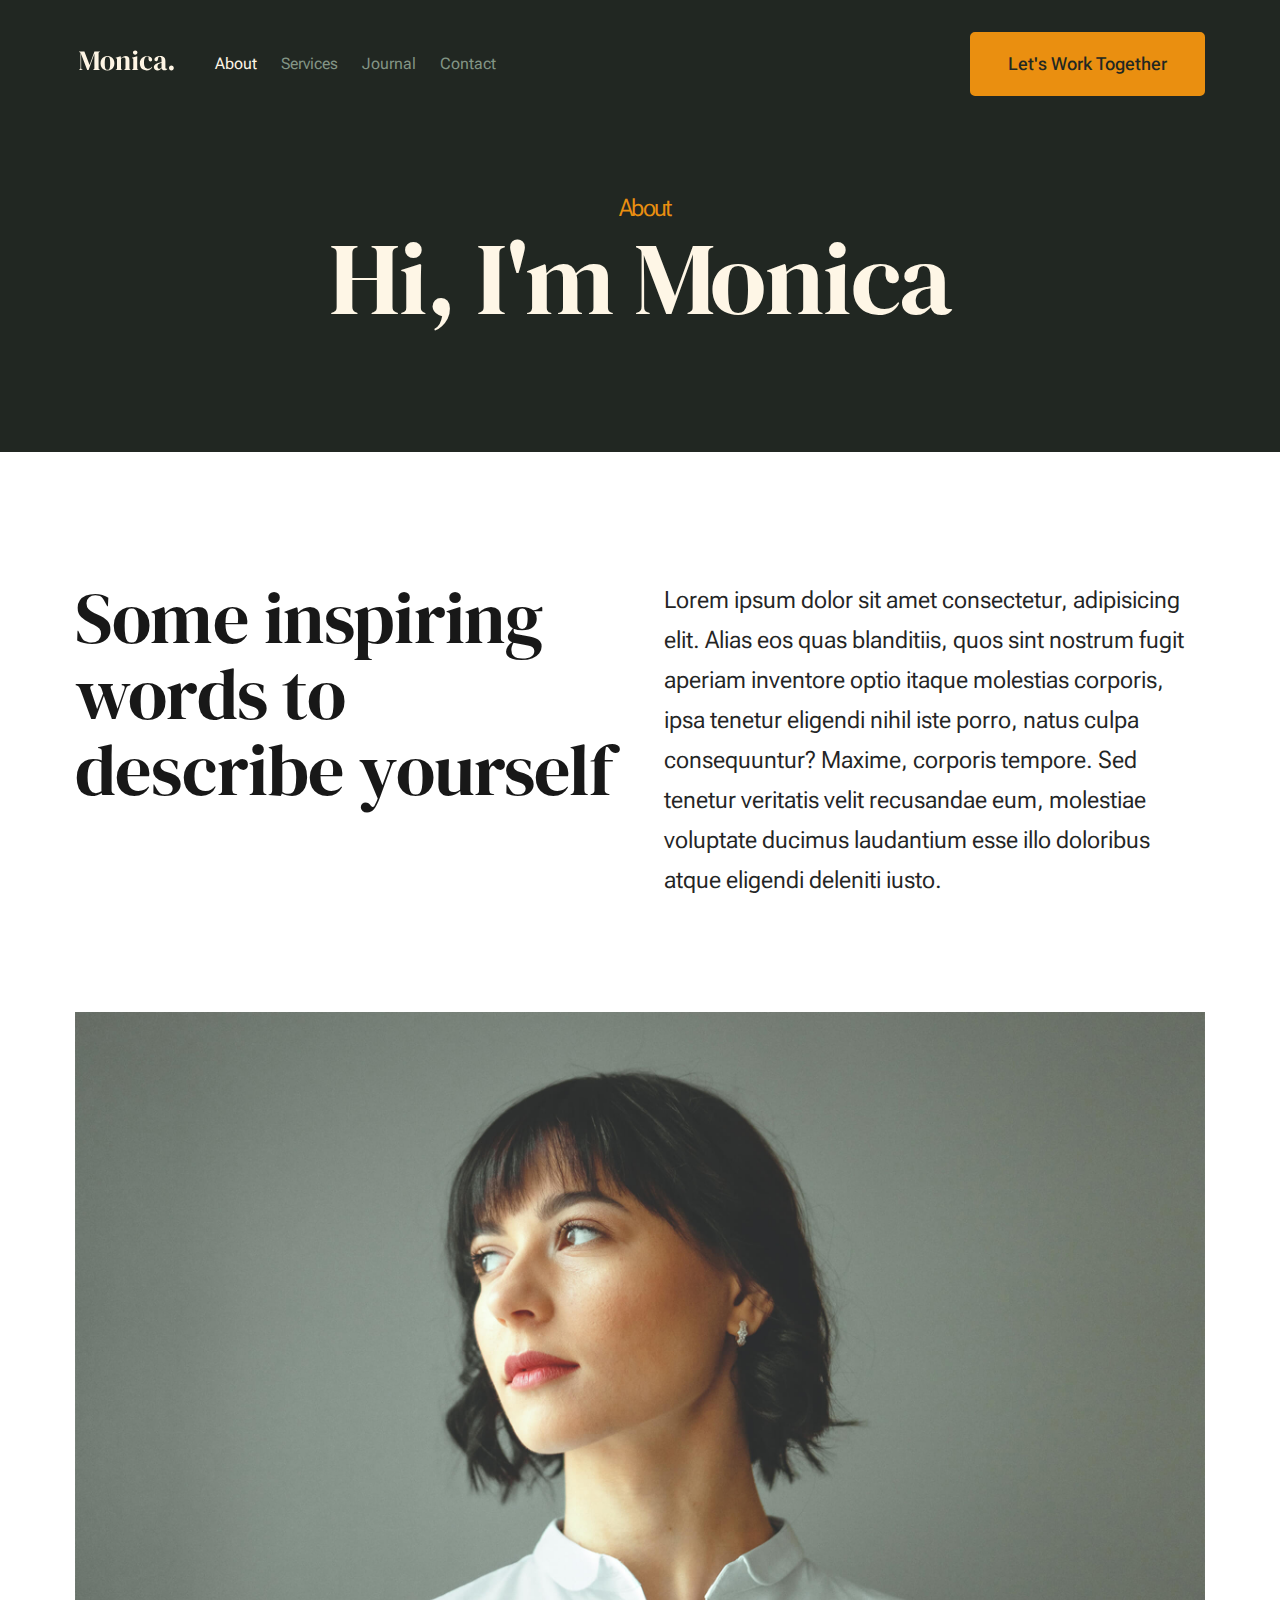
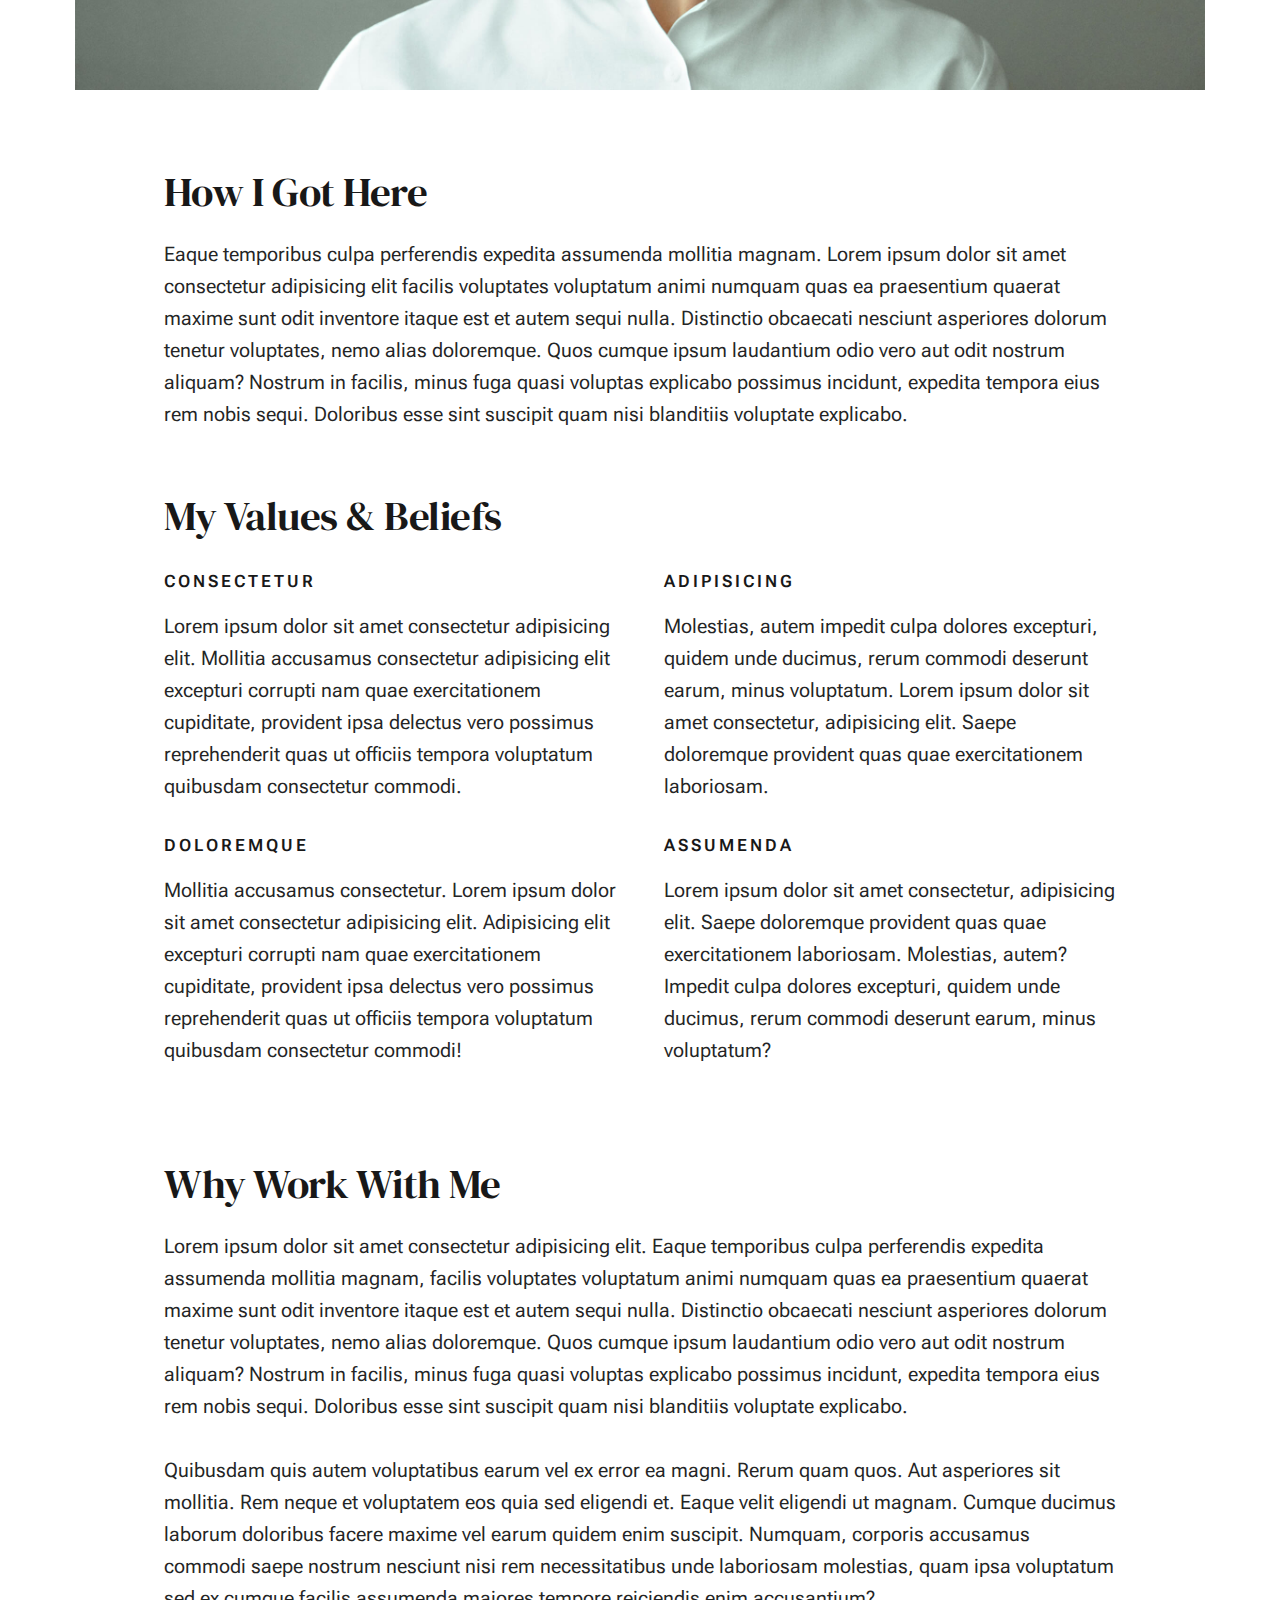
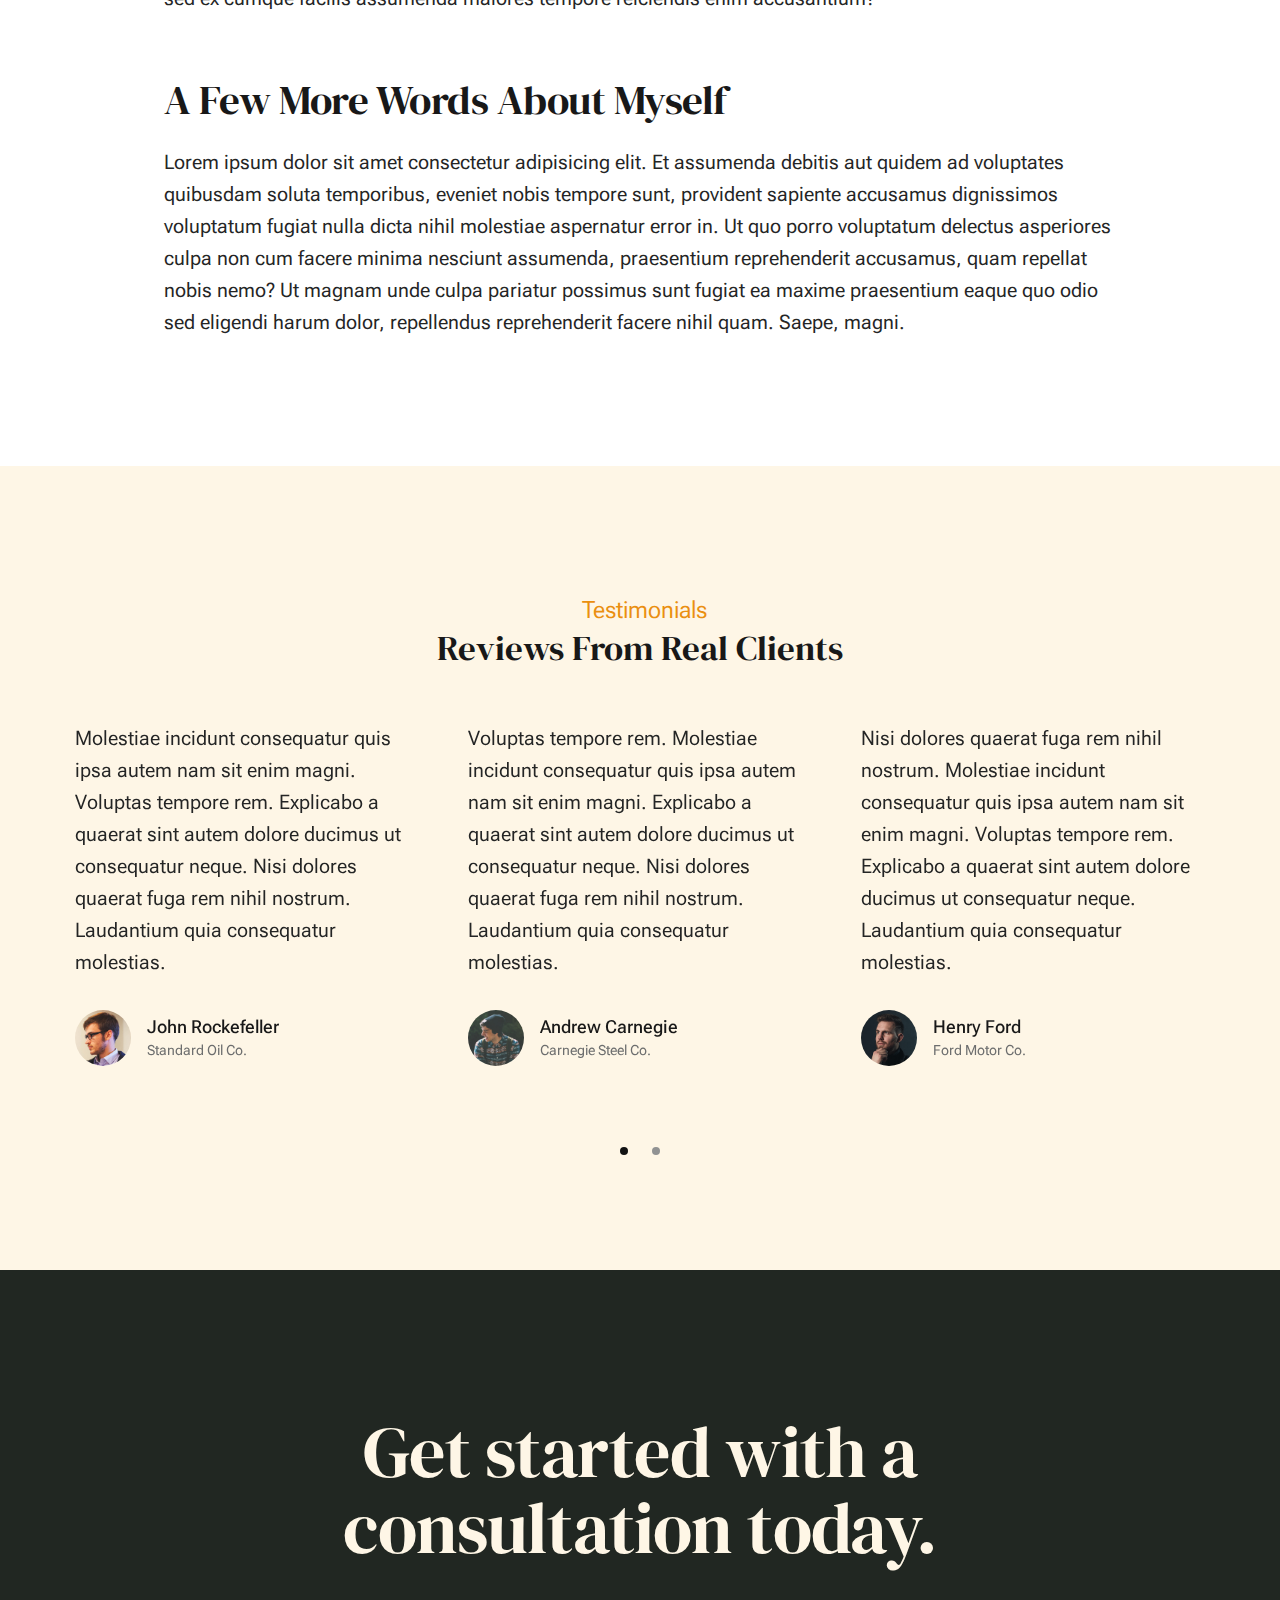
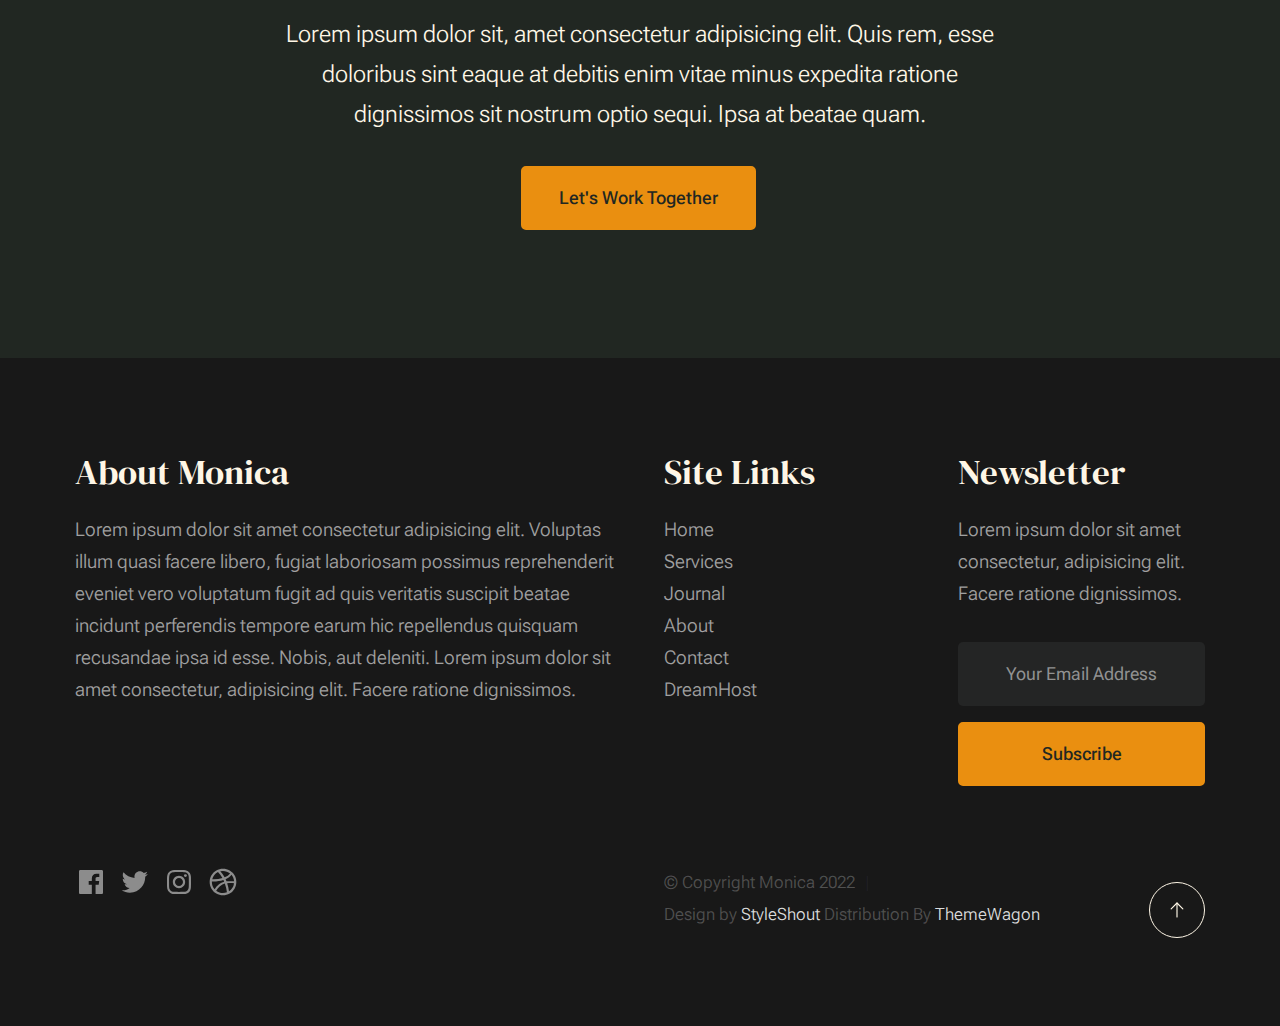
<file: about.html>
<!DOCTYPE html>
<html lang="en" class="no-js" >
<head>

    <!--- basic page needs
    ================================================== -->
    <meta charset="utf-8">
    <meta name="viewport" content="width=device-width, initial-scale=1">
    <title>About - Monica</title>

    <script>
        document.documentElement.classList.remove('no-js');
        document.documentElement.classList.add('js');
    </script>

    <!-- CSS
    ================================================== -->
    <link rel="stylesheet" href="css/vendor.css">
    <link rel="stylesheet" href="css/styles.css">

    <!-- favicons
    ================================================== -->
    <link rel="apple-touch-icon" sizes="180x180" href="apple-touch-icon.png">
    <link rel="icon" type="image/png" sizes="32x32" href="favicon-32x32.png">
    <link rel="icon" type="image/png" sizes="16x16" href="favicon-16x16.png">
    <link rel="manifest" href="site.webmanifest">

</head>


<body id="top">


    <!-- preloader
    ================================================== -->
    <div id="preloader">
        <div id="loader" class="dots-fade">
            <div></div>
            <div></div>
            <div></div>
        </div>
    </div>


    <!-- page wrap
    ================================================== -->
    <div id="page" class="s-pagewrap">


        <!-- # site header 
        ================================================== -->
        <header class="s-header">

            <div class="row s-header__inner width-sixteen-col">

                <div class="s-header__block">
                    <div class="s-header__logo">
                        <a class="logo" href="index.html">
                            <img src="images/logo.svg" alt="Homepage">
                        </a>
                    </div>

                    <a class="s-header__menu-toggle" href="#0"><span>Menu</span></a>
                </div> <!-- end s-header__block -->

                <nav class="s-header__nav">
    
                    <ul class="s-header__menu-links">
                        <li class="current"><a href="about.html">About</a></li>
                        <li><a href="services.html">Services</a></li>
                        <li><a href="blog.html">Journal</a></li>
                        <li><a href="contact.html">Contact</a></li>
                    </ul> <!-- s-header__menu-links -->

                    <div class="s-header__contact">
                        <a href="contact.html" class="btn btn--primary s-header__contact-btn">Let's Work Together</a>                        
                    </div> <!-- s-header__contact -->
    
                </nav> <!-- end s-header__nav -->

            </div> <!-- end s-header__inner -->

        </header> <!-- end s-header -->


        <!-- # site main content
        ================================================== -->
        <section id="content" class="s-content">

               <section class="s-pageheader pageheader">
                    <div class="row">
                        <div class="column xl-12">
                            <h1 class="page-title">
                                <span class="page-title__small-type text-pretitle">About</span>
                                Hi, I'm Monica
                            </h1>
                            
                        </div>
                    </div>
               </section> <!-- end pageheader --> 

               <section class="s-pagecontent pagecontent">

                    <div class="row pageintro">
                        <div class="column xl-6 lg-12">
                            <h2 class="text-display-title">Some inspiring words to describe yourself</h2>
                        </div>
                        <div class="column xl-6 lg-12 u-flexitem-x-right">
                            <p class="lead">
                            Lorem ipsum dolor sit amet consectetur, adipisicing elit. Alias eos quas blanditiis, quos sint nostrum fugit aperiam 
                            inventore optio itaque molestias corporis, ipsa tenetur eligendi nihil iste porro, natus culpa consequuntur? Maxime, 
                            corporis tempore. Sed tenetur veritatis velit recusandae eum, molestiae voluptate ducimus laudantium esse illo 
                            doloribus atque eligendi deleniti iusto. 
                            </p>
                        </div>                       
                    </div> <!-- end pageintro -->   
                    
                    <div class="row pagemedia">
                        <d class="column xl-12">
                            <figure class="page-media">                                
                                <img src="images/thumbs/about/about-1200.jpg" 
                                     srcset="images/thumbs/about/about-2400.jpg 2400w, 
                                             images/thumbs/about/about-1200.jpg 1200w, 
                                             images/thumbs/about/about-600.jpg 600w" sizes="(max-width: 2400px) 100vw, 2400px" alt="">
                            </figure>
                        </d>
                    </div> <!-- end pagemedia -->

                    <div class="row width-narrower pagemain">
                        <div class="column xl-12"> 

                            <h2>How I Got Here</h2>
                            <p>
                            Eaque temporibus culpa perferendis expedita assumenda mollitia magnam. Lorem ipsum dolor sit amet consectetur adipisicing elit
                            facilis voluptates voluptatum animi numquam quas ea praesentium quaerat maxime sunt odit inventore itaque est et autem sequi nulla. 
                            Distinctio obcaecati nesciunt asperiores dolorum tenetur voluptates, nemo alias doloremque. Quos cumque ipsum laudantium odio vero 
                            aut odit nostrum aliquam? Nostrum in facilis, minus fuga quasi voluptas explicabo possimus incidunt, expedita tempora eius rem nobis sequi. 
                            Doloribus esse sint suscipit quam nisi blanditiis voluptate explicabo.
                            </p>

                            <h2 class="u-add-bottom">My Values & Beliefs</h2>

                            <div class="grid-list-items list-items">
                                <div class="grid-list-items__item list-items__item u-remove-bottom">
                                    <div class="list-items__item-header">
                                        <h6 class="list-items__item-small-title">Consectetur</h6>
                                    </div>
                                    <p>
                                    Lorem ipsum dolor sit amet consectetur adipisicing elit. Mollitia accusamus consectetur adipisicing elit excepturi corrupti 
                                    nam quae exercitationem cupiditate, provident ipsa delectus vero possimus reprehenderit quas ut officiis tempora voluptatum 
                                    quibusdam consectetur commodi.
                                    </p>
                                </div>
                                <div class="grid-list-items__item list-items__item u-remove-bottom">
                                    <div class="list-items__item-header">
                                        <h6 class="list-items__item-small-title">Adipisicing</h6>
                                    </div>
                                    <p> 
                                    Molestias, autem impedit culpa dolores excepturi, quidem unde ducimus, rerum commodi deserunt earum, minus voluptatum.
                                    Lorem ipsum dolor sit amet consectetur, adipisicing elit. Saepe doloremque provident quas quae exercitationem laboriosam.
                                    </p>
                                </div>
                                <div class="grid-list-items__item list-items__item u-remove-bottom">
                                    <div class="list-items__item-header">
                                        <h6 class="list-items__item-small-title">Doloremque</h6>
                                    </div>
                                    <p>
                                    Mollitia accusamus consectetur. Lorem ipsum dolor sit amet consectetur adipisicing elit. Adipisicing elit excepturi corrupti 
                                    nam quae exercitationem cupiditate, provident ipsa delectus vero possimus reprehenderit quas ut officiis tempora voluptatum 
                                    quibusdam consectetur commodi!
                                    </p>
                                </div>
                                <div class="grid-list-items__item list-items__item u-remove-bottom">
                                    <div class="list-items__item-header">
                                        <h6 class="list-items__item-small-title">Assumenda</h6>
                                    </div>
                                    <p>
                                    Lorem ipsum dolor sit amet consectetur, adipisicing elit. Saepe doloremque provident quas quae exercitationem laboriosam. 
                                    Molestias, autem? Impedit culpa dolores excepturi, quidem unde ducimus, rerum commodi deserunt earum, minus voluptatum?
                                    </p>
                                </div>
                            </div> <!--grid-list-items -->

                            <h2>Why Work With Me</h2>
                            <p>
                            Lorem ipsum dolor sit amet consectetur adipisicing elit. Eaque temporibus culpa perferendis expedita assumenda mollitia magnam, 
                            facilis voluptates voluptatum animi numquam quas ea praesentium quaerat maxime sunt odit inventore itaque est et autem sequi nulla. 
                            Distinctio obcaecati nesciunt asperiores dolorum tenetur voluptates, nemo alias doloremque. Quos cumque ipsum laudantium odio vero aut 
                            odit nostrum aliquam? Nostrum in facilis, minus fuga quasi voluptas explicabo possimus incidunt, expedita tempora eius rem nobis sequi. 
                            Doloribus esse sint suscipit quam nisi blanditiis voluptate explicabo.
                            </p>

                            <p>
                            Quibusdam quis autem voluptatibus earum vel ex error ea magni. Rerum quam quos. Aut asperiores sit mollitia. Rem neque et voluptatem 
                            eos quia sed eligendi et. Eaque velit eligendi ut magnam. Cumque ducimus laborum doloribus facere maxime vel earum quidem enim suscipit. 
                            Numquam, corporis accusamus commodi saepe nostrum nesciunt nisi rem necessitatibus unde laboriosam molestias, quam ipsa voluptatum sed 
                            ex cumque facilis assumenda maiores tempore reiciendis enim accusantium?
                            </p>                   

                            <h2>A Few More Words About Myself</h2>
                            <p>
                            Lorem ipsum dolor sit amet consectetur adipisicing elit. Et assumenda debitis aut quidem ad voluptates quibusdam soluta temporibus, 
                            eveniet nobis tempore sunt, provident sapiente accusamus dignissimos voluptatum fugiat nulla dicta nihil molestiae aspernatur error in. 
                            Ut quo porro voluptatum delectus asperiores culpa non cum facere minima nesciunt assumenda, praesentium reprehenderit accusamus, quam 
                            repellat nobis nemo? Ut magnam unde culpa pariatur possimus sunt fugiat ea maxime praesentium eaque quo odio sed eligendi harum dolor, 
                            repellendus reprehenderit facere nihil quam. Saepe, magni.
                            </p>

                        </div> <!-- end grid-block-->
                    </div> <!-- end pagemain -->

               </section> <!-- pagecontent -->

               <section class="s-testimonials">

                    <div class="s-testimonials__header row row-x-center text-center">
                        <div class="column xl-8 lg-12">
        
                            <p class="text-pretitle">
                            Testimonials
                            </p>
                            <h3>
                            Reviews From Real Clients
                            </h3>                        
        
                        </div>
                    </div> <!--end s-testimonials__header -->

                    <div class="row s-testimonials__content">
                        <div class="column xl-12 testimonials">

                            <div class="swiper-container testimonials__slider page-slider">

                                <div class="swiper-wrapper">
                                    <div class="testimonials__slide swiper-slide">
                                        <p>
                                        Molestiae incidunt consequatur quis ipsa autem nam sit enim magni. Voluptas tempore rem. 
                                        Explicabo a quaerat sint autem dolore ducimus ut consequatur neque. Nisi dolores quaerat fuga rem nihil nostrum.
                                        Laudantium quia consequatur molestias.
                                        </p>
                                        <div class="testimonials__author">
                                            <img src="images/avatars/user-01.jpg" alt="Author image" class="testimonials__avatar">
                                            <cite class="testimonials__cite">
                                                <strong>John Rockefeller</strong>
                                                <span>Standard Oil Co.</span>
                                            </cite>
                                        </div>
                                    </div>
                                    <div class="testimonials__slide swiper-slide">
                                        <p>
                                        Voluptas tempore rem. Molestiae incidunt consequatur quis ipsa autem nam sit enim magni. 
                                        Explicabo a quaerat sint autem dolore ducimus ut consequatur neque. Nisi dolores quaerat fuga rem nihil nostrum.
                                        Laudantium quia consequatur molestias.
                                        </p>
                                        <div class="testimonials__author">
                                            <img src="images/avatars/user-04.jpg" alt="Author image" class="testimonials__avatar">
                                            <cite class="testimonials__cite">
                                                <strong>Andrew Carnegie</strong>
                                                <span>Carnegie Steel Co.</span>
                                            </cite>
                                        </div>
                                    </div>
                                    <div class="testimonials__slide swiper-slide">
                                        <p>
                                        Nisi dolores quaerat fuga rem nihil nostrum. Molestiae incidunt consequatur quis ipsa autem nam sit enim magni. 
                                        Voluptas tempore rem. Explicabo a quaerat sint autem dolore ducimus ut consequatur neque. 
                                        Laudantium quia consequatur molestias.
                                        </p>
                                        <div class="testimonials__author">
                                            <img src="images/avatars/user-06.jpg" alt="Author image" class="testimonials__avatar">
                                            <cite class="testimonials__cite">
                                                <strong>Henry Ford</strong>
                                                <span>Ford Motor Co.</span>
                                            </cite>
                                        </div>
                                    </div>
                                    <div class="testimonials__slide swiper-slide">
                                        <p>
                                        Molestiae incidunt consequatur quis ipsa autem nam sit enim magni. Voluptas tempore rem. 
                                        Explicabo a quaerat sint autem dolore ducimus ut consequatur neque. Nisi dolores quaerat fuga rem nihil nostrum.
                                        Laudantium quia consequatur molestias.
                                        </p>
                                        <div class="testimonials__author">
                                            <img src="images/avatars/user-02.jpg" alt="Author image" class="testimonials__avatar">
                                            <cite class="testimonials__cite">
                                                <strong>John Morgan</strong>
                                                <span>JP Morgan & Co.</span>
                                            </cite>
                                        </div>
                                    </div> 
                                </div> <!-- end swiper-wrapper --> 

                                <div class="swiper-pagination"></div>

                            </div> <!--end testimonials__slider --> 

                        </div> <!-- testimonials -->
                    </div> <!--end s-testimonials__content -->

               </section> <!-- end s-testimonials -->

        </section> <!-- s-content-->

        <!-- # cta
        ================================================== -->
        <section id="cta" class="s-cta">

            <div class="row row-x-center text-center">
                <div class="column xl-8 lg-12">

                    <div class="s-cta__content">
                        <h2 class="text-display-title">
                        Get started with a consultation today.
                        </h2>
                        <p class="lead">
                        Lorem ipsum dolor sit, amet consectetur adipisicing elit. Quis rem, esse doloribus sint eaque at debitis enim vitae minus expedita ratione dignissimos sit nostrum optio sequi. Ipsa at beatae quam.
                        </p>
                        <a href="contact.html" class="btn btn--primary">Let's Work Together</a>
                    </div>

                </div>
            </div>

        </section> <!-- end s-cta -->


        <!-- # footer 
        ================================================== -->
        <footer class="s-footer">
            <div class="row s-footer__content">
                <div class="column xl-6 lg-6 md-12 s-footer__block s-footer__about">                    
                    <h3>About Monica</h3>
                    <p>
                    Lorem ipsum dolor sit amet consectetur adipisicing elit. Voluptas illum quasi facere libero, 
                    fugiat laboriosam possimus reprehenderit eveniet vero voluptatum fugit ad quis veritatis suscipit beatae 
                    incidunt perferendis tempore earum hic repellendus quisquam recusandae ipsa id esse. Nobis, aut deleniti.
                    Lorem ipsum dolor sit amet consectetur, adipisicing elit. Facere ratione dignissimos.
                    </p>               
                </div>                
                <div class="column xl-3 lg-6 md-12 s-footer__block s-footer__site-links">
                    <h3>Site Links</h3>
                    <ul class="link-list">
                        <li><a href="index.html">Home</a></li>
                        <li><a href="services.html">Services</a></li>
                        <li><a href="blog.html">Journal</a></li>
                        <li><a href="about.html">About</a></li>
                        <li><a href="contact.html">Contact</a></li>
                        <li><a href="https://www.dreamhost.com/r.cgi?287326">DreamHost</a></li>
                    </ul>
                </div>
                <div class="column xl-3 lg-6 md-12 tab-12 s-footer__block s-footer__newsletter">
                    <h3>Newsletter</h3>

                    <p>
                    Lorem ipsum dolor sit amet consectetur, adipisicing elit. Facere ratione dignissimos.
                    </p>

                    <div class="subscribe-form">
                        <form id="mc-form" class="mc-form">
                            <input type="email" name="EMAIL" id="mce-EMAIL" class="u-fullwidth text-center" placeholder="Your Email Address" title="The domain portion of the email address is invalid (the portion after the @)." pattern="^([^\x00-\x20\x22\x28\x29\x2c\x2e\x3a-\x3c\x3e\x40\x5b-\x5d\x7f-\xff]+|\x22([^\x0d\x22\x5c\x80-\xff]|\x5c[\x00-\x7f])*\x22)(\x2e([^\x00-\x20\x22\x28\x29\x2c\x2e\x3a-\x3c\x3e\x40\x5b-\x5d\x7f-\xff]+|\x22([^\x0d\x22\x5c\x80-\xff]|\x5c[\x00-\x7f])*\x22))*\x40([^\x00-\x20\x22\x28\x29\x2c\x2e\x3a-\x3c\x3e\x40\x5b-\x5d\x7f-\xff]+|\x5b([^\x0d\x5b-\x5d\x80-\xff]|\x5c[\x00-\x7f])*\x5d)(\x2e([^\x00-\x20\x22\x28\x29\x2c\x2e\x3a-\x3c\x3e\x40\x5b-\x5d\x7f-\xff]+|\x5b([^\x0d\x5b-\x5d\x80-\xff]|\x5c[\x00-\x7f])*\x5d))*(\.\w{2,})+$" required>
                            <input type="submit" name="subscribe" value="Subscribe" class="btn btn--primary btn--small u-fullwidth">
                            <!-- <div style="position: absolute; left: -5000px;" aria-hidden="true"><input type="text" name="b_cdb7b577e41181934ed6a6a44_9a91cfe7b3" tabindex="-1" value=""></div> -->
                            <div class="mc-status"></div>
                        </form>
                    </div>
                </div>
            </div>    
            
            <div class="row s-footer__bottom">
                <div class="column xl-6 lg-12">
                    <ul class="s-footer__social social-list">
                        <li>
                            <a href="#0">
                                <svg xmlns="http://www.w3.org/2000/svg" width="24" height="24" viewBox="0 0 24 24" style="fill:rgba(0, 0, 0, 1);transform:;-ms-filter:"><path d="M20,3H4C3.447,3,3,3.448,3,4v16c0,0.552,0.447,1,1,1h8.615v-6.96h-2.338v-2.725h2.338v-2c0-2.325,1.42-3.592,3.5-3.592 c0.699-0.002,1.399,0.034,2.095,0.107v2.42h-1.435c-1.128,0-1.348,0.538-1.348,1.325v1.735h2.697l-0.35,2.725h-2.348V21H20 c0.553,0,1-0.448,1-1V4C21,3.448,20.553,3,20,3z"></path></svg>
                                <span class="u-screen-reader-text">Facebook</span>
                            </a>
                        </li>
                        <li>
                            <a href="#0">
                                <svg xmlns="http://www.w3.org/2000/svg" width="24" height="24" viewBox="0 0 24 24" style="fill:rgba(0, 0, 0, 1);transform:;-ms-filter:"><path d="M19.633,7.997c0.013,0.175,0.013,0.349,0.013,0.523c0,5.325-4.053,11.461-11.46,11.461c-2.282,0-4.402-0.661-6.186-1.809 c0.324,0.037,0.636,0.05,0.973,0.05c1.883,0,3.616-0.636,5.001-1.721c-1.771-0.037-3.255-1.197-3.767-2.793 c0.249,0.037,0.499,0.062,0.761,0.062c0.361,0,0.724-0.05,1.061-0.137c-1.847-0.374-3.23-1.995-3.23-3.953v-0.05 c0.537,0.299,1.16,0.486,1.82,0.511C3.534,9.419,2.823,8.184,2.823,6.787c0-0.748,0.199-1.434,0.548-2.032 c1.983,2.443,4.964,4.04,8.306,4.215c-0.062-0.3-0.1-0.611-0.1-0.923c0-2.22,1.796-4.028,4.028-4.028 c1.16,0,2.207,0.486,2.943,1.272c0.91-0.175,1.782-0.512,2.556-0.973c-0.299,0.935-0.936,1.721-1.771,2.22 c0.811-0.088,1.597-0.312,2.319-0.624C21.104,6.712,20.419,7.423,19.633,7.997z"></path></svg>
                                <span class="u-screen-reader-text">Twitter</span>
                            </a>
                        </li>
                        <li>
                            <a href="#0">
                                <svg xmlns="http://www.w3.org/2000/svg" width="24" height="24" viewBox="0 0 24 24" style="fill:rgba(0, 0, 0, 1);transform:;-ms-filter:"><path d="M11.999,7.377c-2.554,0-4.623,2.07-4.623,4.623c0,2.554,2.069,4.624,4.623,4.624c2.552,0,4.623-2.07,4.623-4.624 C16.622,9.447,14.551,7.377,11.999,7.377L11.999,7.377z M11.999,15.004c-1.659,0-3.004-1.345-3.004-3.003 c0-1.659,1.345-3.003,3.004-3.003s3.002,1.344,3.002,3.003C15.001,13.659,13.658,15.004,11.999,15.004L11.999,15.004z"></path><circle cx="16.806" cy="7.207" r="1.078"></circle><path d="M20.533,6.111c-0.469-1.209-1.424-2.165-2.633-2.632c-0.699-0.263-1.438-0.404-2.186-0.42 c-0.963-0.042-1.268-0.054-3.71-0.054s-2.755,0-3.71,0.054C7.548,3.074,6.809,3.215,6.11,3.479C4.9,3.946,3.945,4.902,3.477,6.111 c-0.263,0.7-0.404,1.438-0.419,2.186c-0.043,0.962-0.056,1.267-0.056,3.71c0,2.442,0,2.753,0.056,3.71 c0.015,0.748,0.156,1.486,0.419,2.187c0.469,1.208,1.424,2.164,2.634,2.632c0.696,0.272,1.435,0.426,2.185,0.45 c0.963,0.042,1.268,0.055,3.71,0.055s2.755,0,3.71-0.055c0.747-0.015,1.486-0.157,2.186-0.419c1.209-0.469,2.164-1.424,2.633-2.633 c0.263-0.7,0.404-1.438,0.419-2.186c0.043-0.962,0.056-1.267,0.056-3.71s0-2.753-0.056-3.71C20.941,7.57,20.801,6.819,20.533,6.111z M19.315,15.643c-0.007,0.576-0.111,1.147-0.311,1.688c-0.305,0.787-0.926,1.409-1.712,1.711c-0.535,0.199-1.099,0.303-1.67,0.311 c-0.95,0.044-1.218,0.055-3.654,0.055c-2.438,0-2.687,0-3.655-0.055c-0.569-0.007-1.135-0.112-1.669-0.311 c-0.789-0.301-1.414-0.923-1.719-1.711c-0.196-0.534-0.302-1.099-0.311-1.669c-0.043-0.95-0.053-1.218-0.053-3.654 c0-2.437,0-2.686,0.053-3.655c0.007-0.576,0.111-1.146,0.311-1.687c0.305-0.789,0.93-1.41,1.719-1.712 c0.534-0.198,1.1-0.303,1.669-0.311c0.951-0.043,1.218-0.055,3.655-0.055c2.437,0,2.687,0,3.654,0.055 c0.571,0.007,1.135,0.112,1.67,0.311c0.786,0.303,1.407,0.925,1.712,1.712c0.196,0.534,0.302,1.099,0.311,1.669 c0.043,0.951,0.054,1.218,0.054,3.655c0,2.436,0,2.698-0.043,3.654H19.315z"></path></svg>
                                <span class="u-screen-reader-text">Instagram</span>
                            </a>
                        </li>
                        <li>
                            <a href="#0">
                                <svg xmlns="http://www.w3.org/2000/svg" width="24" height="24" viewBox="0 0 24 24" style="fill: rgba(0, 0, 0, 1);transform: ;msFilter:;"><path d="M20.66 6.98a9.932 9.932 0 0 0-3.641-3.64C15.486 2.447 13.813 2 12 2s-3.486.447-5.02 1.34c-1.533.893-2.747 2.107-3.64 3.64S2 10.187 2 12s.446 3.487 1.34 5.02a9.924 9.924 0 0 0 3.641 3.64C8.514 21.553 10.187 22 12 22s3.486-.447 5.02-1.34a9.932 9.932 0 0 0 3.641-3.64C21.554 15.487 22 13.813 22 12s-.446-3.487-1.34-5.02zM12 3.66c2 0 3.772.64 5.32 1.919-.92 1.174-2.286 2.14-4.1 2.9-1.002-1.813-2.088-3.327-3.261-4.54A7.715 7.715 0 0 1 12 3.66zM5.51 6.8a8.116 8.116 0 0 1 2.711-2.22c1.212 1.201 2.325 2.7 3.34 4.5-2 .6-4.114.9-6.341.9-.573 0-1.006-.013-1.3-.04A8.549 8.549 0 0 1 5.51 6.8zM3.66 12c0-.054.003-.12.01-.2.007-.08.01-.146.01-.2.254.014.641.02 1.161.02 2.666 0 5.146-.367 7.439-1.1.187.373.381.793.58 1.26-1.32.293-2.674 1.006-4.061 2.14S6.4 16.247 5.76 17.5c-1.4-1.587-2.1-3.42-2.1-5.5zM12 20.34c-1.894 0-3.594-.587-5.101-1.759.601-1.187 1.524-2.322 2.771-3.401 1.246-1.08 2.483-1.753 3.71-2.02a29.441 29.441 0 0 1 1.56 6.62 8.166 8.166 0 0 1-2.94.56zm7.08-3.96a8.351 8.351 0 0 1-2.58 2.621c-.24-2.08-.7-4.107-1.379-6.081.932-.066 1.765-.1 2.5-.1.799 0 1.686.034 2.659.1a8.098 8.098 0 0 1-1.2 3.46zm-1.24-5c-1.16 0-2.233.047-3.22.14a27.053 27.053 0 0 0-.68-1.62c2.066-.906 3.532-2.006 4.399-3.3 1.2 1.414 1.854 3.027 1.96 4.84-.812-.04-1.632-.06-2.459-.06z"></path></svg>
                                <span class="u-screen-reader-text">Dribbble</span>
                            </a>
                        </li>
                    </ul> <!-- end s-footer__social -->
                </div>
                <div class="column xl-6 lg-12">
                    <p class="ss-copyright">
                        <span>© Copyright Monica 2022</span> 
                        <span>Design by <a href="https://www.styleshout.com/">StyleShout</a> Distribution By <a href="https://themewagon.com">ThemeWagon</a></span>
                    </p>
                </div>

                <div class="ss-go-top">
                    <a class="smoothscroll" title="Back to Top" href="#top">
                        <svg xmlns="http://www.w3.org/2000/svg" viewBox="0 0 24 24" width="36" height="36" fill="none" stroke="#ffffff" stroke-width="1" stroke-linecap="round" stroke-linejoin="round">&lt;!--!  Atomicons Free 1.00 by @atisalab License - https://atomicons.com/license/ (Icons: CC BY 4.0) Copyright 2021 Atomicons --&gt;<polyline points="17 11 12 6 7 11"></polyline><line x1="12" y1="18" x2="12" y2="6"></line></svg>
                    </a>
                </div> <!-- end ss-go-top -->
            </div>
            
        </footer> <!-- end s-footer -->

    </div> <!-- end page-wrap -->

    <!-- Java Script
    ================================================== -->
    <script src="js/plugins.js"></script>
    <script src="js/main.js"></script>

</body>
</html>
</file>
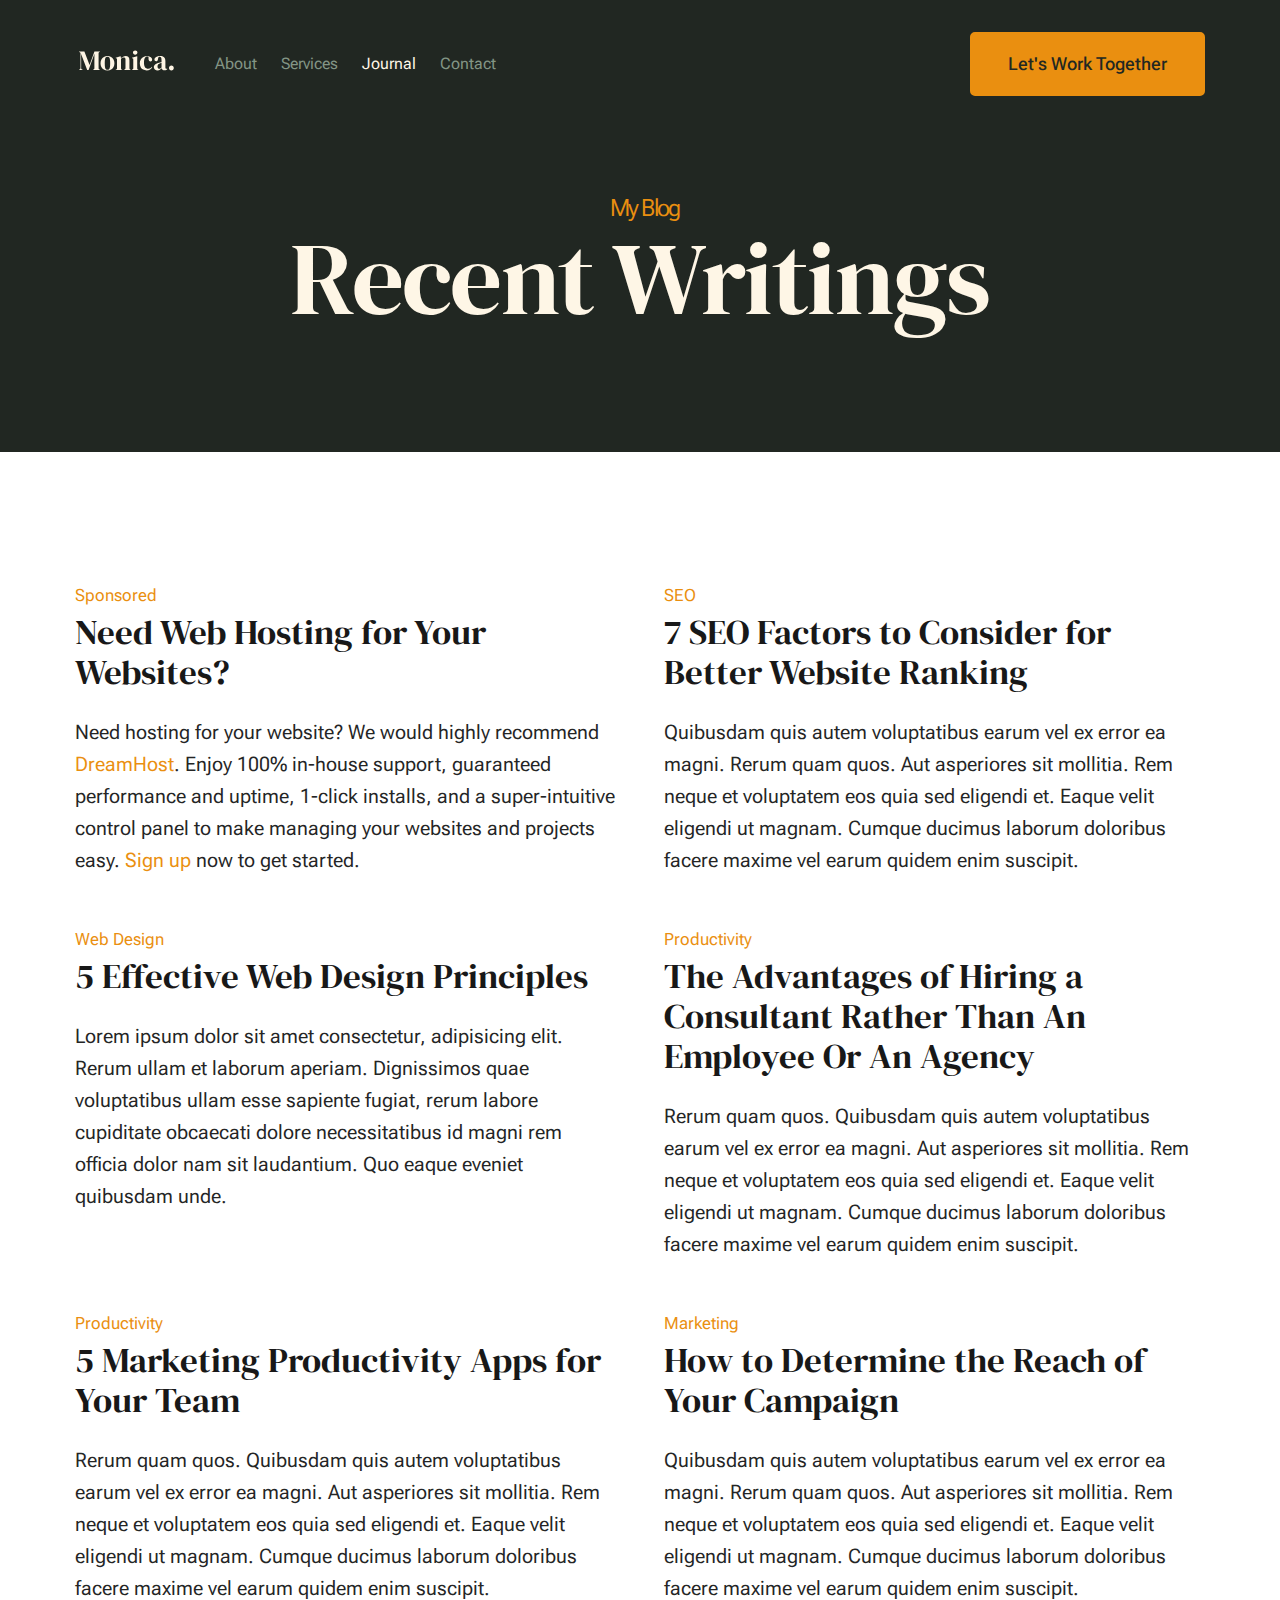
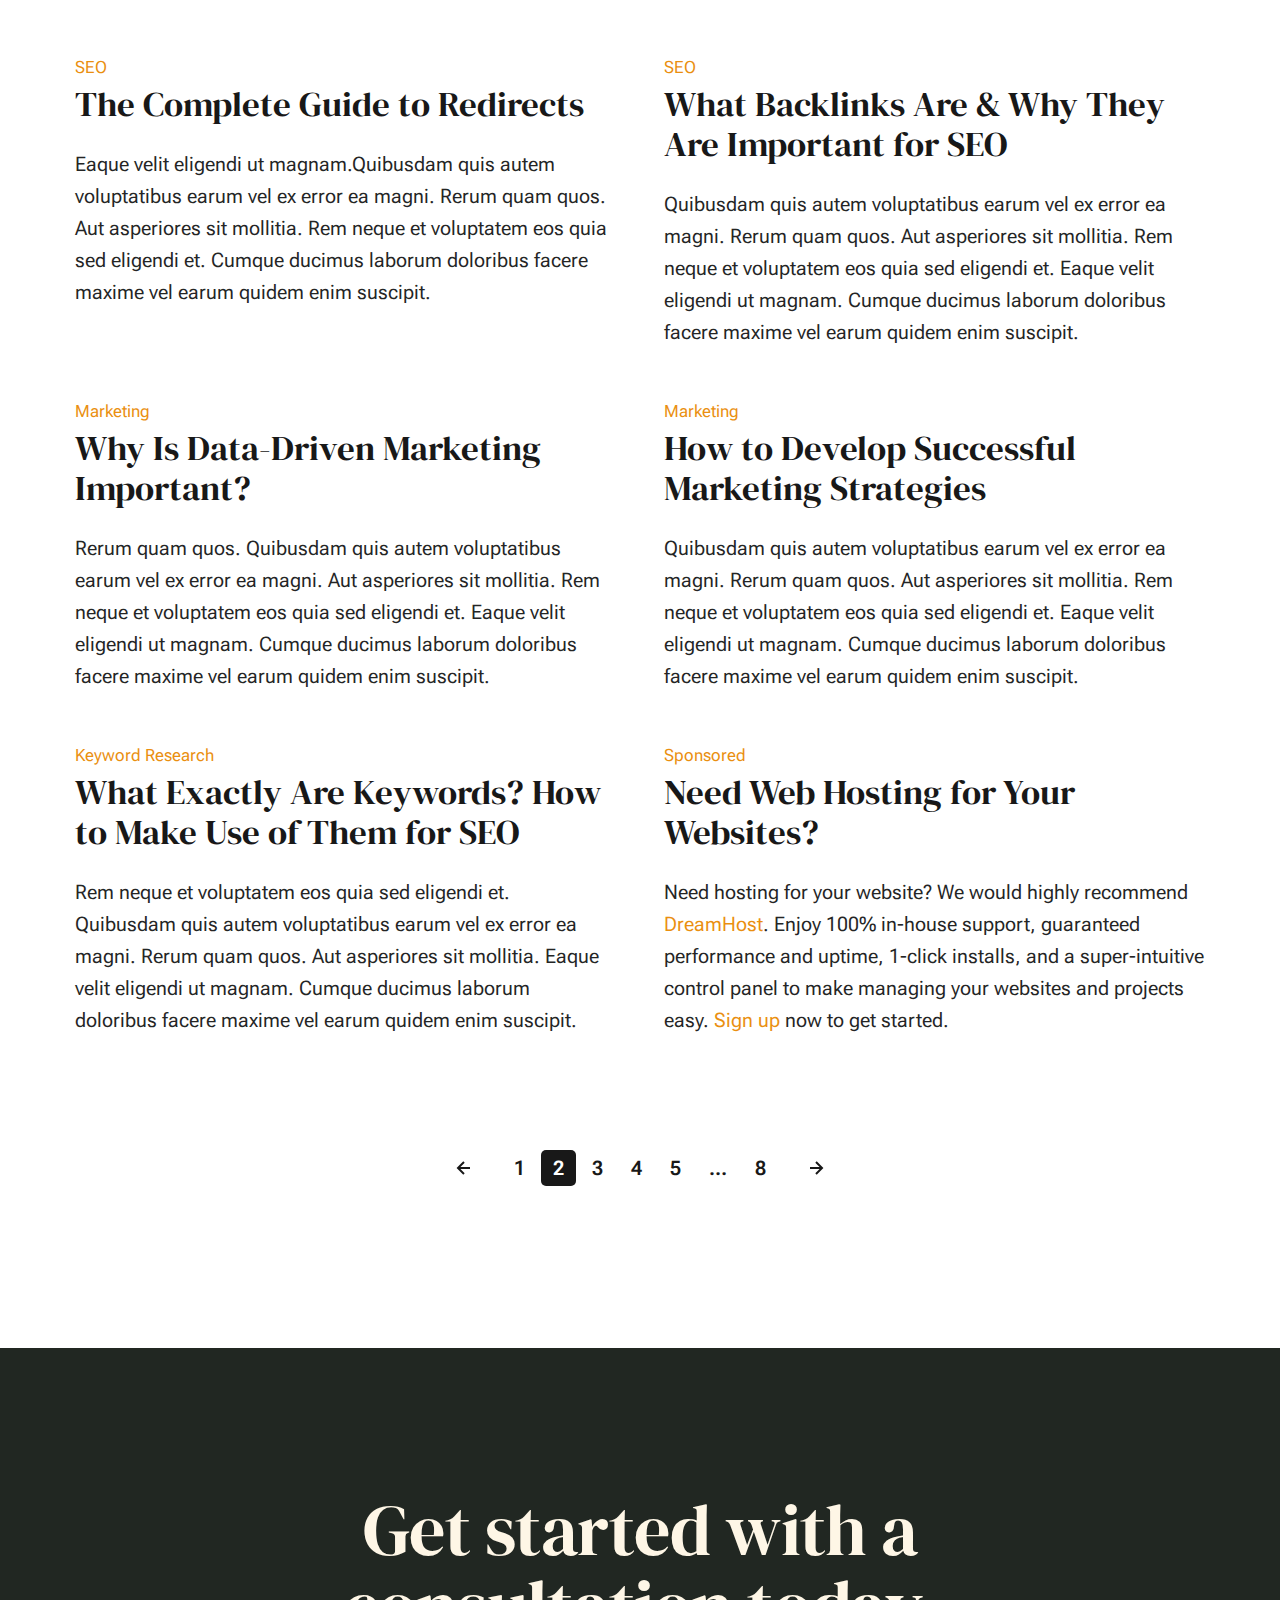
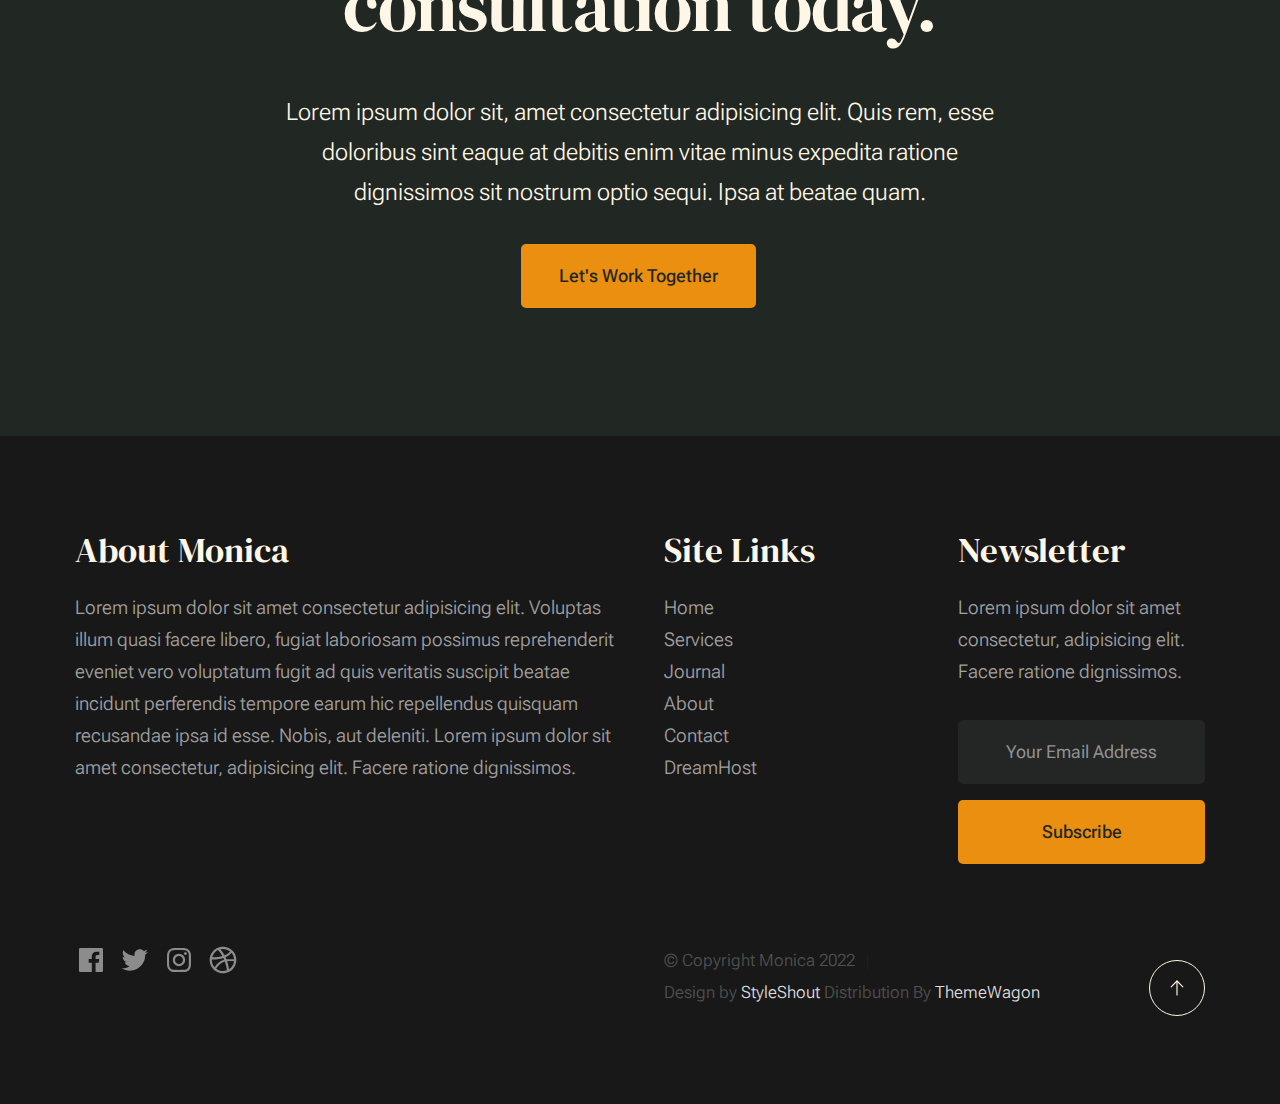
<file: blog.html>
<!DOCTYPE html>
<html lang="en" class="no-js" >
<head>

    <!--- basic page needs
    ================================================== -->
    <meta charset="utf-8">
    <meta name="viewport" content="width=device-width, initial-scale=1">
    <title>Blog - Monica</title>

    <script>
        document.documentElement.classList.remove('no-js');
        document.documentElement.classList.add('js');
    </script>

    <!-- CSS
    ================================================== -->
    <link rel="stylesheet" href="css/vendor.css">
    <link rel="stylesheet" href="css/styles.css">

    <!-- favicons
    ================================================== -->
    <link rel="apple-touch-icon" sizes="180x180" href="apple-touch-icon.png">
    <link rel="icon" type="image/png" sizes="32x32" href="favicon-32x32.png">
    <link rel="icon" type="image/png" sizes="16x16" href="favicon-16x16.png">
    <link rel="manifest" href="site.webmanifest">

</head>


<body id="top">


    <!-- preloader
    ================================================== -->
    <div id="preloader">
        <div id="loader" class="dots-fade">
            <div></div>
            <div></div>
            <div></div>
        </div>
    </div>


    <!-- page wrap
    ================================================== -->
    <div id="page" class="s-pagewrap">

        <!-- # site header 
        ================================================== -->
        <header class="s-header">

            <div class="row s-header__inner width-sixteen-col">

                <div class="s-header__block">
                    <div class="s-header__logo">
                        <a class="logo" href="index.html">
                            <img src="images/logo.svg" alt="Homepage">
                        </a>
                    </div>

                    <a class="s-header__menu-toggle" href="#0"><span>Menu</span></a>
                </div> <!-- end s-header__block -->

                <nav class="s-header__nav">
    
                    <ul class="s-header__menu-links">
                        <li><a href="about.html">About</a></li>
                        <li><a href="services.html">Services</a></li>
                        <li class="current"><a href="blog.html">Journal</a></li>
                        <li><a href="contact.html">Contact</a></li>
                    </ul> <!-- s-header__menu-links -->

                    <div class="s-header__contact">
                        <a href="contact.html" class="btn btn--primary s-header__contact-btn">Let's Work Together</a>                        
                    </div> <!-- s-header__contact -->
    
                </nav> <!-- end s-header__nav -->

            </div> <!-- end s-header__inner -->

        </header> <!-- end s-header -->


        <!-- # site main content
        ================================================== -->
        <section id="content" class="s-content">

               <section class="s-pageheader pageheader">
                    <div class="row">
                        <div class="column xl-12">
                            <h1 class="page-title">
                                <span class="page-title__small-type text-pretitle">My Blog</span>
                                Recent Writings
                            </h1>
                        </div>
                    </div>
               </section>   

               <section class="s-pagecontent pagecontent">

                    <div class="row">
                        <div class="column xl-12 grid-block">          
        
                            <!-- <div class="grid-full">         -->
                                <div class="grid-full grid-list-items">

                                    <div class="grid-list-items__item blog-card">
                                        <div class="blog-card__header">
                                            <div class="blog-card__cat-links">
                                                <a href="blog.html">Sponsored</a>
                                            </div>
                                            <h3 class="blog-card__title"><a href="https://www.dreamhost.com/r.cgi?287326">Need Web Hosting for Your Websites?</a></h3>
                                        </div>
                                        <div class="blog-card__text">
                                            <p>
                                            Need hosting for your website? We would highly recommend <a href="https://www.dreamhost.com/r.cgi?287326">DreamHost</a>.
                                            Enjoy 100% in-house support, guaranteed performance and uptime, 1-click installs, and a super-intuitive control 
                                            panel to make managing your websites and projects easy. <a href="https://www.dreamhost.com/r.cgi?287326">Sign up</a> now to get started.
                                            </p>
                                        </div>
                                    </div> <!-- end blog-card -->
                                    <div class="grid-list-items__item blog-card">
                                        <div class="blog-card__header">
                                            <div class="blog-card__cat-links">
                                                <a href="blog.html">SEO</a>
                                            </div>
                                            <h3 class="blog-card__title"><a href="single.html">7 SEO Factors to Consider for Better Website Ranking</a></h3>
                                        </div>
                                        <div class="blog-card__text">
                                            <p>
                                            Quibusdam quis autem voluptatibus earum vel ex error ea magni. Rerum quam quos. Aut asperiores 
                                            sit mollitia. Rem neque et voluptatem eos quia sed eligendi et. Eaque velit eligendi ut 
                                            magnam. Cumque ducimus laborum doloribus facere maxime vel earum quidem enim suscipit.
                                            </p>
                                        </div>
                                    </div> <!-- end blog-card -->
                                    <div class="grid-list-items__item blog-card">
                                        <div class="blog-card__header">
                                            <div class="blog-card__cat-links">
                                                <a href="blog.html">Web Design</a>
                                            </div>
                                            <h3 class="blog-card__title"><a href="single.html">5 Effective Web Design Principles</a></h3>
                                        </div>
                                        <div class="blog-card__text">
                                            <p>
                                            Lorem ipsum dolor sit amet consectetur, adipisicing elit. Rerum ullam et laborum aperiam. 
                                            Dignissimos quae voluptatibus ullam esse sapiente fugiat, rerum labore cupiditate obcaecati 
                                            dolore necessitatibus id magni rem officia dolor nam sit laudantium. Quo eaque eveniet quibusdam unde. 
                                            </p>
                                        </div>
                                    </div> <!-- end blog card -->
                                    <div class="grid-list-items__item blog-card">
                                        <div class="blog-card__header">
                                            <div class="blog-card__cat-links">
                                                <a href="blog.html">Productivity</a>
                                            </div>
                                            <h3 class="blog-card__title"><a href="single.html">The Advantages of Hiring a Consultant Rather Than An Employee Or An Agency</a></h3>
                                        </div>
                                        <div class="blog-card__text">
                                            <p>
                                            Rerum quam quos. Quibusdam quis autem voluptatibus earum vel ex error ea magni. Aut asperiores 
                                            sit mollitia. Rem neque et voluptatem eos quia sed eligendi et. Eaque velit eligendi ut 
                                            magnam. Cumque ducimus laborum doloribus facere maxime vel earum quidem enim suscipit.
                                            </p>
                                        </div>
                                    </div> <!-- end blog-card -->
                                    <div class="grid-list-items__item blog-card">
                                        <div class="blog-card__header">
                                            <div class="blog-card__cat-links">
                                                <a href="blog.html">Productivity</a>
                                            </div>
                                            <h3 class="blog-card__title"><a href="single.html">5 Marketing Productivity Apps for Your Team</a></h3>
                                        </div>
                                        <div class="blog-card__text">
                                            <p>
                                            Rerum quam quos. Quibusdam quis autem voluptatibus earum vel ex error ea magni. Aut asperiores 
                                            sit mollitia. Rem neque et voluptatem eos quia sed eligendi et. Eaque velit eligendi ut 
                                            magnam. Cumque ducimus laborum doloribus facere maxime vel earum quidem enim suscipit.
                                            </p>
                                        </div>
                                    </div> <!-- end blog-card -->
                                    <div class="grid-list-items__item blog-card">
                                        <div class="blog-card__header">
                                            <div class="blog-card__cat-links">
                                                <a href="blog.html">Marketing</a>
                                            </div>
                                            <h3 class="blog-card__title"><a href="single.html">How to Determine the Reach of Your Campaign</a></h3>
                                        </div>
                                        <div class="blog-card__text">
                                            <p>
                                            Quibusdam quis autem voluptatibus earum vel ex error ea magni. Rerum quam quos. Aut asperiores 
                                            sit mollitia. Rem neque et voluptatem eos quia sed eligendi et. Eaque velit eligendi ut 
                                            magnam. Cumque ducimus laborum doloribus facere maxime vel earum quidem enim suscipit.
                                            </p>
                                        </div>
                                    </div> <!-- end blog-card -->
                                    <div class="grid-list-items__item blog-card">
                                        <div class="blog-card__header">
                                            <div class="blog-card__cat-links">
                                                <a href="blog.html">SEO</a>
                                            </div>
                                            <h3 class="blog-card__title"><a href="single.html">The Complete Guide to Redirects</a></h3>
                                        </div>
                                        <div class="blog-card__text">
                                            <p>
                                            Eaque velit eligendi ut magnam.Quibusdam quis autem voluptatibus earum vel 
                                            ex error ea magni. Rerum quam quos. Aut asperiores sit mollitia. Rem neque et 
                                            voluptatem eos quia sed eligendi et. Cumque ducimus laborum doloribus facere maxime 
                                            vel earum quidem enim suscipit.
                                            </p>
                                        </div>
                                    </div> <!-- end blog card -->
                                    <div class="grid-list-items__item blog-card">
                                        <div class="blog-card__header">
                                            <div class="blog-card__cat-links">
                                                <a href="blog.html">SEO</a>
                                            </div>
                                            <h3 class="blog-card__title"><a href="single.html">What Backlinks Are & Why They Are Important for SEO</a></h3>
                                        </div>
                                        <div class="blog-card__text">
                                            <p>
                                            Quibusdam quis autem voluptatibus earum vel ex error ea magni. Rerum quam quos. Aut asperiores 
                                            sit mollitia. Rem neque et voluptatem eos quia sed eligendi et. Eaque velit eligendi ut 
                                            magnam. Cumque ducimus laborum doloribus facere maxime vel earum quidem enim suscipit.
                                            </p>
                                        </div>
                                    </div> <!-- end blog-card -->
                                    <div class="grid-list-items__item blog-card">
                                        <div class="blog-card__header">
                                            <div class="blog-card__cat-links">
                                                <a href="blog.html">Marketing</a>
                                            </div>
                                            <h3 class="blog-card__title"><a href="single.html">Why Is Data-Driven Marketing Important?</a></h3>
                                        </div>
                                        <div class="blog-card__text">
                                            <p>
                                            Rerum quam quos. Quibusdam quis autem voluptatibus earum vel ex error ea magni. Aut asperiores 
                                            sit mollitia. Rem neque et voluptatem eos quia sed eligendi et. Eaque velit eligendi ut 
                                            magnam. Cumque ducimus laborum doloribus facere maxime vel earum quidem enim suscipit.
                                            </p>
                                        </div>
                                    </div> <!-- end blog card -->
                                    <div class="grid-list-items__item blog-card">
                                        <div class="blog-card__header">
                                            <div class="blog-card__cat-links">
                                                <a href="blog.html">Marketing</a>
                                            </div>
                                            <h3 class="blog-card__title"><a href="single.html">How to Develop Successful Marketing Strategies</a></h3>
                                        </div>
                                        <div class="blog-card__text">
                                            <p>
                                            Quibusdam quis autem voluptatibus earum vel ex error ea magni. Rerum quam quos. Aut asperiores 
                                            sit mollitia. Rem neque et voluptatem eos quia sed eligendi et. Eaque velit eligendi ut 
                                            magnam. Cumque ducimus laborum doloribus facere maxime vel earum quidem enim suscipit.
                                            </p>
                                        </div>
                                    </div> <!-- end blog-card -->
                                    <div class="grid-list-items__item blog-card">
                                        <div class="blog-card__header">
                                            <div class="blog-card__cat-links">
                                                <a href="blog.html">Keyword Research</a>
                                            </div>
                                            <h3 class="blog-card__title"><a href="single.html">What Exactly Are Keywords? How to Make Use of Them for SEO</a></h3>
                                        </div>
                                        <div class="blog-card__text">
                                            <p>
                                            Rem neque et voluptatem eos quia sed eligendi et. Quibusdam quis autem voluptatibus earum vel ex error ea magni. 
                                            Rerum quam quos. Aut asperiores sit mollitia. Eaque velit eligendi ut 
                                            magnam. Cumque ducimus laborum doloribus facere maxime vel earum quidem enim suscipit.
                                            </p>
                                        </div>
                                    </div> <!-- end blog-card -->
                                    <div class="grid-list-items__item blog-card">
                                        <div class="blog-card__header">
                                            <div class="blog-card__cat-links">
                                                <a href="blog.html">Sponsored</a>
                                            </div>
                                            <h3 class="blog-card__title"><a href="https://www.dreamhost.com/r.cgi?287326">Need Web Hosting for Your Websites?</a></h3>
                                        </div>
                                        <div class="blog-card__text">
                                            <p>
                                            Need hosting for your website? We would highly recommend <a href="https://www.dreamhost.com/r.cgi?287326">DreamHost</a>.
                                            Enjoy 100% in-house support, guaranteed performance and uptime, 1-click installs, and a super-intuitive control 
                                            panel to make managing your websites and projects easy. <a href="https://www.dreamhost.com/r.cgi?287326">Sign up</a> now to get started.
                                            </p>
                                        </div>
                                    </div> <!-- end blog card -->
        
                                </div> <!-- grid-list-items -->
                            <!-- </div>     -->

                        </div> <!-- end grid-block-->
                    </div> <!-- end row -->

                    <!-- pagination -->
                    <div class="row navigation pagination">
                        <div class="column xl-12">
                            <nav class="pgn">
                                <ul>
                                    <li>
                                        <a class="pgn__prev" href="#0">
                                            <svg xmlns="http://www.w3.org/2000/svg" width="24" height="24" viewBox="0 0 24 24"><path d="M12.707 17.293L8.414 13H18v-2H8.414l4.293-4.293-1.414-1.414L4.586 12l6.707 6.707z"/></svg>
                                        </a>
                                    </li>
                                    <li><a class="pgn__num" href="#0">1</a></li>
                                    <li><span class="pgn__num current">2</span></li>
                                    <li><a class="pgn__num" href="#0">3</a></li>
                                    <li><a class="pgn__num" href="#0">4</a></li>
                                    <li><a class="pgn__num" href="#0">5</a></li>
                                    <li><span class="pgn__num dots">…</span></li>
                                    <li><a class="pgn__num" href="#0">8</a></li>
                                    <li>
                                        <a class="pgn__next" href="#0">
                                            <svg xmlns="http://www.w3.org/2000/svg" width="24" height="24" viewBox="0 0 24 24"><path d="M11.293 17.293l1.414 1.414L19.414 12l-6.707-6.707-1.414 1.414L15.586 11H6v2h9.586z"/></svg>
                                        </a>
                                    </li>
                                </ul>
                            </nav>
                        </div> <!-- end column -->
                    </div> <!-- end pagination -->

               </section>

        </section> <!-- s-content-->

        <!-- # cta
        ================================================== -->
        <section id="cta" class="s-cta">

            <div class="row row-x-center text-center">
                <div class="column xl-8 lg-12">

                    <div class="s-cta__content">
                        <h2 class="text-display-title">
                        Get started with a consultation today.
                        </h2>
                        <p class="lead">
                        Lorem ipsum dolor sit, amet consectetur adipisicing elit. Quis rem, esse doloribus sint eaque at debitis enim vitae minus expedita ratione dignissimos sit nostrum optio sequi. Ipsa at beatae quam.
                        </p>
                        <a href="contact.html" class="btn btn--primary">Let's Work Together</a>
                    </div>

                </div>
            </div>

        </section> <!-- end s-cta -->


        <!-- # footer 
        ================================================== -->
        <footer class="s-footer">
            <div class="row s-footer__content">
                <div class="column xl-6 lg-6 md-12 s-footer__block s-footer__about">                    
                    <h3>About Monica</h3>
                    <p>
                    Lorem ipsum dolor sit amet consectetur adipisicing elit. Voluptas illum quasi facere libero, 
                    fugiat laboriosam possimus reprehenderit eveniet vero voluptatum fugit ad quis veritatis suscipit beatae 
                    incidunt perferendis tempore earum hic repellendus quisquam recusandae ipsa id esse. Nobis, aut deleniti.
                    Lorem ipsum dolor sit amet consectetur, adipisicing elit. Facere ratione dignissimos.
                    </p>               
                </div>                
                <div class="column xl-3 lg-6 md-12 s-footer__block s-footer__site-links">
                    <h3>Site Links</h3>
                    <ul class="link-list">
                        <li><a href="index.html">Home</a></li>
                        <li><a href="services.html">Services</a></li>
                        <li><a href="blog.html">Journal</a></li>
                        <li><a href="about.html">About</a></li>
                        <li><a href="contact.html">Contact</a></li>
                        <li><a href="https://www.dreamhost.com/r.cgi?287326">DreamHost</a></li>
                    </ul>
                </div>
                <div class="column xl-3 lg-6 md-12 tab-12 s-footer__block s-footer__newsletter">
                    <h3>Newsletter</h3>

                    <p>
                    Lorem ipsum dolor sit amet consectetur, adipisicing elit. Facere ratione dignissimos.
                    </p>

                    <div class="subscribe-form">
                        <form id="mc-form" class="mc-form">
                            <input type="email" name="EMAIL" id="mce-EMAIL" class="u-fullwidth text-center" placeholder="Your Email Address" title="The domain portion of the email address is invalid (the portion after the @)." pattern="^([^\x00-\x20\x22\x28\x29\x2c\x2e\x3a-\x3c\x3e\x40\x5b-\x5d\x7f-\xff]+|\x22([^\x0d\x22\x5c\x80-\xff]|\x5c[\x00-\x7f])*\x22)(\x2e([^\x00-\x20\x22\x28\x29\x2c\x2e\x3a-\x3c\x3e\x40\x5b-\x5d\x7f-\xff]+|\x22([^\x0d\x22\x5c\x80-\xff]|\x5c[\x00-\x7f])*\x22))*\x40([^\x00-\x20\x22\x28\x29\x2c\x2e\x3a-\x3c\x3e\x40\x5b-\x5d\x7f-\xff]+|\x5b([^\x0d\x5b-\x5d\x80-\xff]|\x5c[\x00-\x7f])*\x5d)(\x2e([^\x00-\x20\x22\x28\x29\x2c\x2e\x3a-\x3c\x3e\x40\x5b-\x5d\x7f-\xff]+|\x5b([^\x0d\x5b-\x5d\x80-\xff]|\x5c[\x00-\x7f])*\x5d))*(\.\w{2,})+$" required>
                            <input type="submit" name="subscribe" value="Subscribe" class="btn btn--primary btn--small u-fullwidth">
                            <!-- <div style="position: absolute; left: -5000px;" aria-hidden="true"><input type="text" name="b_cdb7b577e41181934ed6a6a44_9a91cfe7b3" tabindex="-1" value=""></div> -->
                            <div class="mc-status"></div>
                        </form>
                    </div>
                </div>
            </div>    
            
            <div class="row s-footer__bottom">
                <div class="column xl-6 lg-12">
                    <ul class="s-footer__social social-list">
                        <li>
                            <a href="#0">
                                <svg xmlns="http://www.w3.org/2000/svg" width="24" height="24" viewBox="0 0 24 24" style="fill:rgba(0, 0, 0, 1);transform:;-ms-filter:"><path d="M20,3H4C3.447,3,3,3.448,3,4v16c0,0.552,0.447,1,1,1h8.615v-6.96h-2.338v-2.725h2.338v-2c0-2.325,1.42-3.592,3.5-3.592 c0.699-0.002,1.399,0.034,2.095,0.107v2.42h-1.435c-1.128,0-1.348,0.538-1.348,1.325v1.735h2.697l-0.35,2.725h-2.348V21H20 c0.553,0,1-0.448,1-1V4C21,3.448,20.553,3,20,3z"></path></svg>
                                <span class="u-screen-reader-text">Facebook</span>
                            </a>
                        </li>
                        <li>
                            <a href="#0">
                                <svg xmlns="http://www.w3.org/2000/svg" width="24" height="24" viewBox="0 0 24 24" style="fill:rgba(0, 0, 0, 1);transform:;-ms-filter:"><path d="M19.633,7.997c0.013,0.175,0.013,0.349,0.013,0.523c0,5.325-4.053,11.461-11.46,11.461c-2.282,0-4.402-0.661-6.186-1.809 c0.324,0.037,0.636,0.05,0.973,0.05c1.883,0,3.616-0.636,5.001-1.721c-1.771-0.037-3.255-1.197-3.767-2.793 c0.249,0.037,0.499,0.062,0.761,0.062c0.361,0,0.724-0.05,1.061-0.137c-1.847-0.374-3.23-1.995-3.23-3.953v-0.05 c0.537,0.299,1.16,0.486,1.82,0.511C3.534,9.419,2.823,8.184,2.823,6.787c0-0.748,0.199-1.434,0.548-2.032 c1.983,2.443,4.964,4.04,8.306,4.215c-0.062-0.3-0.1-0.611-0.1-0.923c0-2.22,1.796-4.028,4.028-4.028 c1.16,0,2.207,0.486,2.943,1.272c0.91-0.175,1.782-0.512,2.556-0.973c-0.299,0.935-0.936,1.721-1.771,2.22 c0.811-0.088,1.597-0.312,2.319-0.624C21.104,6.712,20.419,7.423,19.633,7.997z"></path></svg>
                                <span class="u-screen-reader-text">Twitter</span>
                            </a>
                        </li>
                        <li>
                            <a href="#0">
                                <svg xmlns="http://www.w3.org/2000/svg" width="24" height="24" viewBox="0 0 24 24" style="fill:rgba(0, 0, 0, 1);transform:;-ms-filter:"><path d="M11.999,7.377c-2.554,0-4.623,2.07-4.623,4.623c0,2.554,2.069,4.624,4.623,4.624c2.552,0,4.623-2.07,4.623-4.624 C16.622,9.447,14.551,7.377,11.999,7.377L11.999,7.377z M11.999,15.004c-1.659,0-3.004-1.345-3.004-3.003 c0-1.659,1.345-3.003,3.004-3.003s3.002,1.344,3.002,3.003C15.001,13.659,13.658,15.004,11.999,15.004L11.999,15.004z"></path><circle cx="16.806" cy="7.207" r="1.078"></circle><path d="M20.533,6.111c-0.469-1.209-1.424-2.165-2.633-2.632c-0.699-0.263-1.438-0.404-2.186-0.42 c-0.963-0.042-1.268-0.054-3.71-0.054s-2.755,0-3.71,0.054C7.548,3.074,6.809,3.215,6.11,3.479C4.9,3.946,3.945,4.902,3.477,6.111 c-0.263,0.7-0.404,1.438-0.419,2.186c-0.043,0.962-0.056,1.267-0.056,3.71c0,2.442,0,2.753,0.056,3.71 c0.015,0.748,0.156,1.486,0.419,2.187c0.469,1.208,1.424,2.164,2.634,2.632c0.696,0.272,1.435,0.426,2.185,0.45 c0.963,0.042,1.268,0.055,3.71,0.055s2.755,0,3.71-0.055c0.747-0.015,1.486-0.157,2.186-0.419c1.209-0.469,2.164-1.424,2.633-2.633 c0.263-0.7,0.404-1.438,0.419-2.186c0.043-0.962,0.056-1.267,0.056-3.71s0-2.753-0.056-3.71C20.941,7.57,20.801,6.819,20.533,6.111z M19.315,15.643c-0.007,0.576-0.111,1.147-0.311,1.688c-0.305,0.787-0.926,1.409-1.712,1.711c-0.535,0.199-1.099,0.303-1.67,0.311 c-0.95,0.044-1.218,0.055-3.654,0.055c-2.438,0-2.687,0-3.655-0.055c-0.569-0.007-1.135-0.112-1.669-0.311 c-0.789-0.301-1.414-0.923-1.719-1.711c-0.196-0.534-0.302-1.099-0.311-1.669c-0.043-0.95-0.053-1.218-0.053-3.654 c0-2.437,0-2.686,0.053-3.655c0.007-0.576,0.111-1.146,0.311-1.687c0.305-0.789,0.93-1.41,1.719-1.712 c0.534-0.198,1.1-0.303,1.669-0.311c0.951-0.043,1.218-0.055,3.655-0.055c2.437,0,2.687,0,3.654,0.055 c0.571,0.007,1.135,0.112,1.67,0.311c0.786,0.303,1.407,0.925,1.712,1.712c0.196,0.534,0.302,1.099,0.311,1.669 c0.043,0.951,0.054,1.218,0.054,3.655c0,2.436,0,2.698-0.043,3.654H19.315z"></path></svg>
                                <span class="u-screen-reader-text">Instagram</span>
                            </a>
                        </li>
                        <li>
                            <a href="#0">
                                <svg xmlns="http://www.w3.org/2000/svg" width="24" height="24" viewBox="0 0 24 24" style="fill: rgba(0, 0, 0, 1);transform: ;msFilter:;"><path d="M20.66 6.98a9.932 9.932 0 0 0-3.641-3.64C15.486 2.447 13.813 2 12 2s-3.486.447-5.02 1.34c-1.533.893-2.747 2.107-3.64 3.64S2 10.187 2 12s.446 3.487 1.34 5.02a9.924 9.924 0 0 0 3.641 3.64C8.514 21.553 10.187 22 12 22s3.486-.447 5.02-1.34a9.932 9.932 0 0 0 3.641-3.64C21.554 15.487 22 13.813 22 12s-.446-3.487-1.34-5.02zM12 3.66c2 0 3.772.64 5.32 1.919-.92 1.174-2.286 2.14-4.1 2.9-1.002-1.813-2.088-3.327-3.261-4.54A7.715 7.715 0 0 1 12 3.66zM5.51 6.8a8.116 8.116 0 0 1 2.711-2.22c1.212 1.201 2.325 2.7 3.34 4.5-2 .6-4.114.9-6.341.9-.573 0-1.006-.013-1.3-.04A8.549 8.549 0 0 1 5.51 6.8zM3.66 12c0-.054.003-.12.01-.2.007-.08.01-.146.01-.2.254.014.641.02 1.161.02 2.666 0 5.146-.367 7.439-1.1.187.373.381.793.58 1.26-1.32.293-2.674 1.006-4.061 2.14S6.4 16.247 5.76 17.5c-1.4-1.587-2.1-3.42-2.1-5.5zM12 20.34c-1.894 0-3.594-.587-5.101-1.759.601-1.187 1.524-2.322 2.771-3.401 1.246-1.08 2.483-1.753 3.71-2.02a29.441 29.441 0 0 1 1.56 6.62 8.166 8.166 0 0 1-2.94.56zm7.08-3.96a8.351 8.351 0 0 1-2.58 2.621c-.24-2.08-.7-4.107-1.379-6.081.932-.066 1.765-.1 2.5-.1.799 0 1.686.034 2.659.1a8.098 8.098 0 0 1-1.2 3.46zm-1.24-5c-1.16 0-2.233.047-3.22.14a27.053 27.053 0 0 0-.68-1.62c2.066-.906 3.532-2.006 4.399-3.3 1.2 1.414 1.854 3.027 1.96 4.84-.812-.04-1.632-.06-2.459-.06z"></path></svg>
                                <span class="u-screen-reader-text">Dribbble</span>
                            </a>
                        </li>
                    </ul> <!-- end s-footer__social -->
                </div>
                <div class="column xl-6 lg-12">
                    <p class="ss-copyright">
                        <span>© Copyright Monica 2022</span> 
                        <span>Design by <a href="https://www.styleshout.com/">StyleShout</a> Distribution By <a href="https://themewagon.com">ThemeWagon</a></span>
                    </p>
                </div>

                <div class="ss-go-top">
                    <a class="smoothscroll" title="Back to Top" href="#top">
                        <svg xmlns="http://www.w3.org/2000/svg" viewBox="0 0 24 24" width="36" height="36" fill="none" stroke="#ffffff" stroke-width="1" stroke-linecap="round" stroke-linejoin="round">&lt;!--!  Atomicons Free 1.00 by @atisalab License - https://atomicons.com/license/ (Icons: CC BY 4.0) Copyright 2021 Atomicons --&gt;<polyline points="17 11 12 6 7 11"></polyline><line x1="12" y1="18" x2="12" y2="6"></line></svg>
                    </a>
                </div> <!-- end ss-go-top -->
            </div>
            
        </footer> <!-- end s-footer -->

    </div> <!-- end page-wrap -->

    <!-- Java Script
    ================================================== -->
    <script src="js/plugins.js"></script>
    <script src="js/main.js"></script>

</body>
</html>
</file>
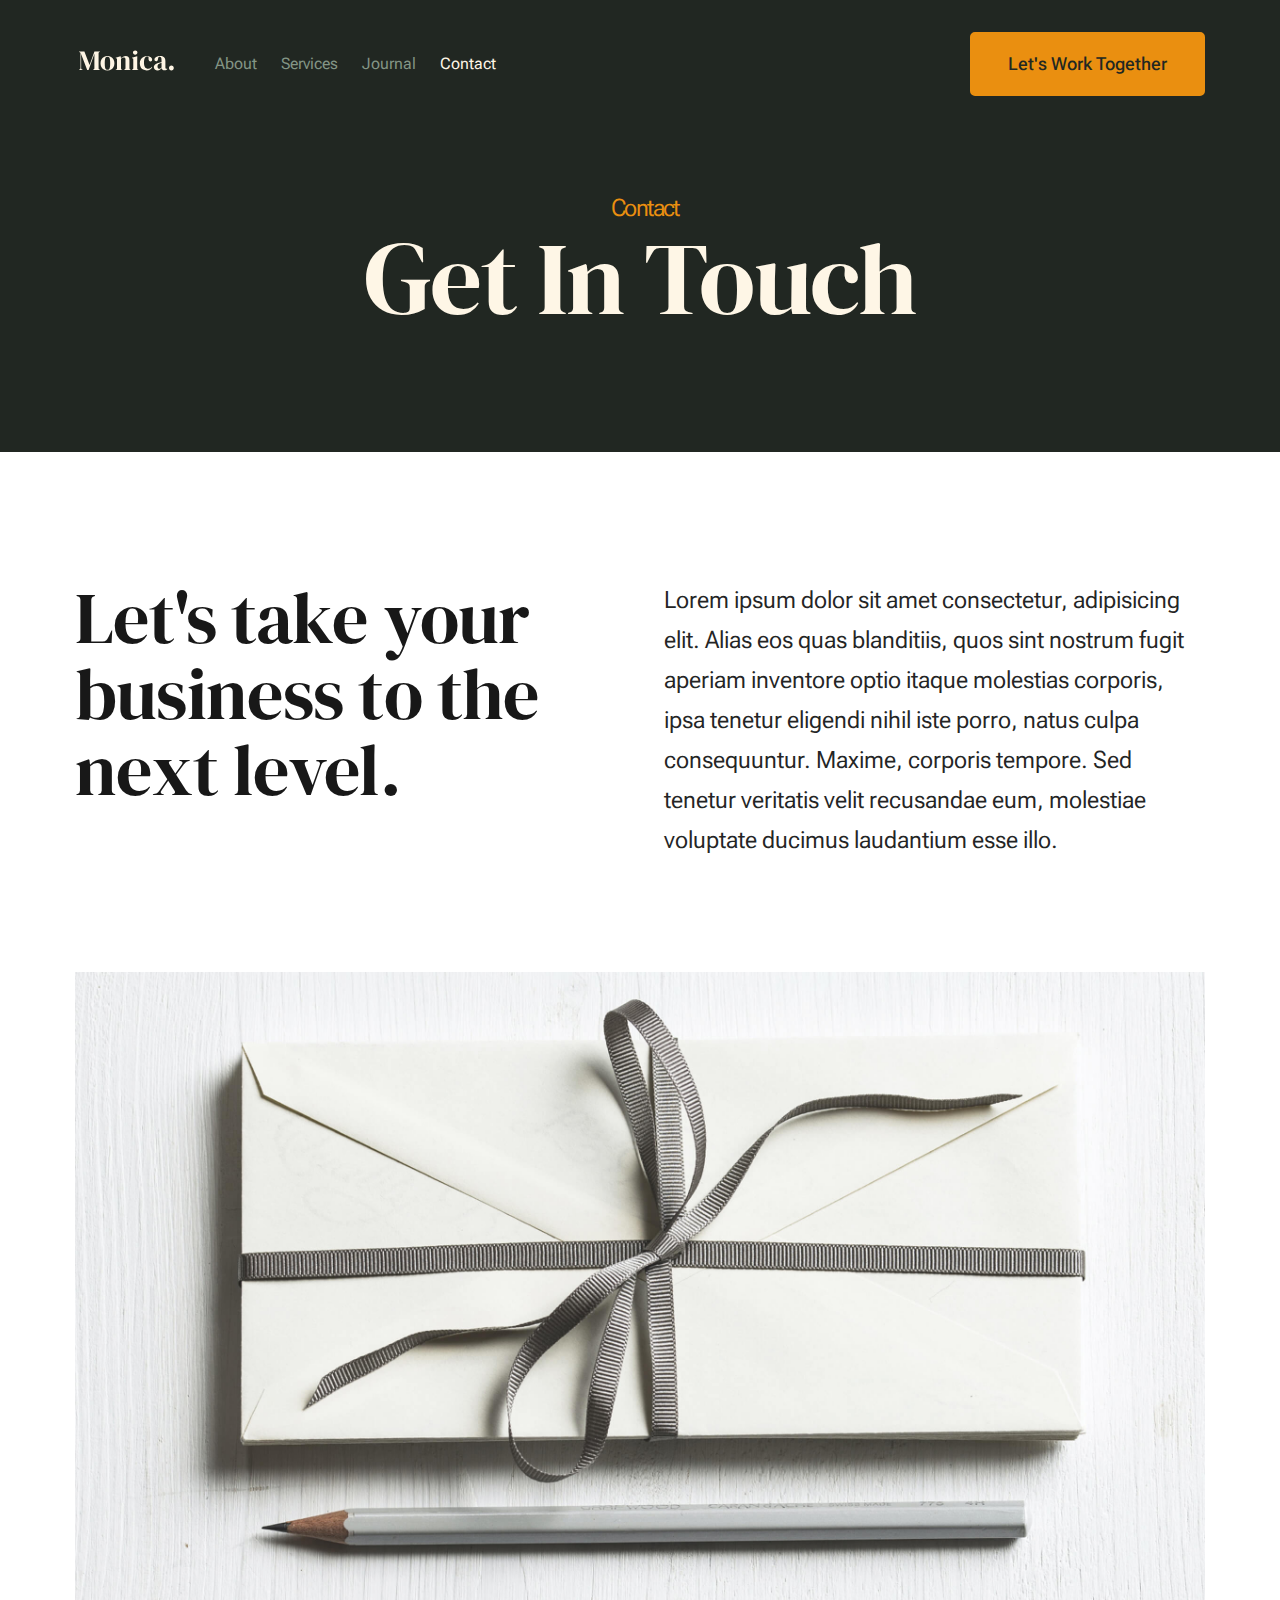
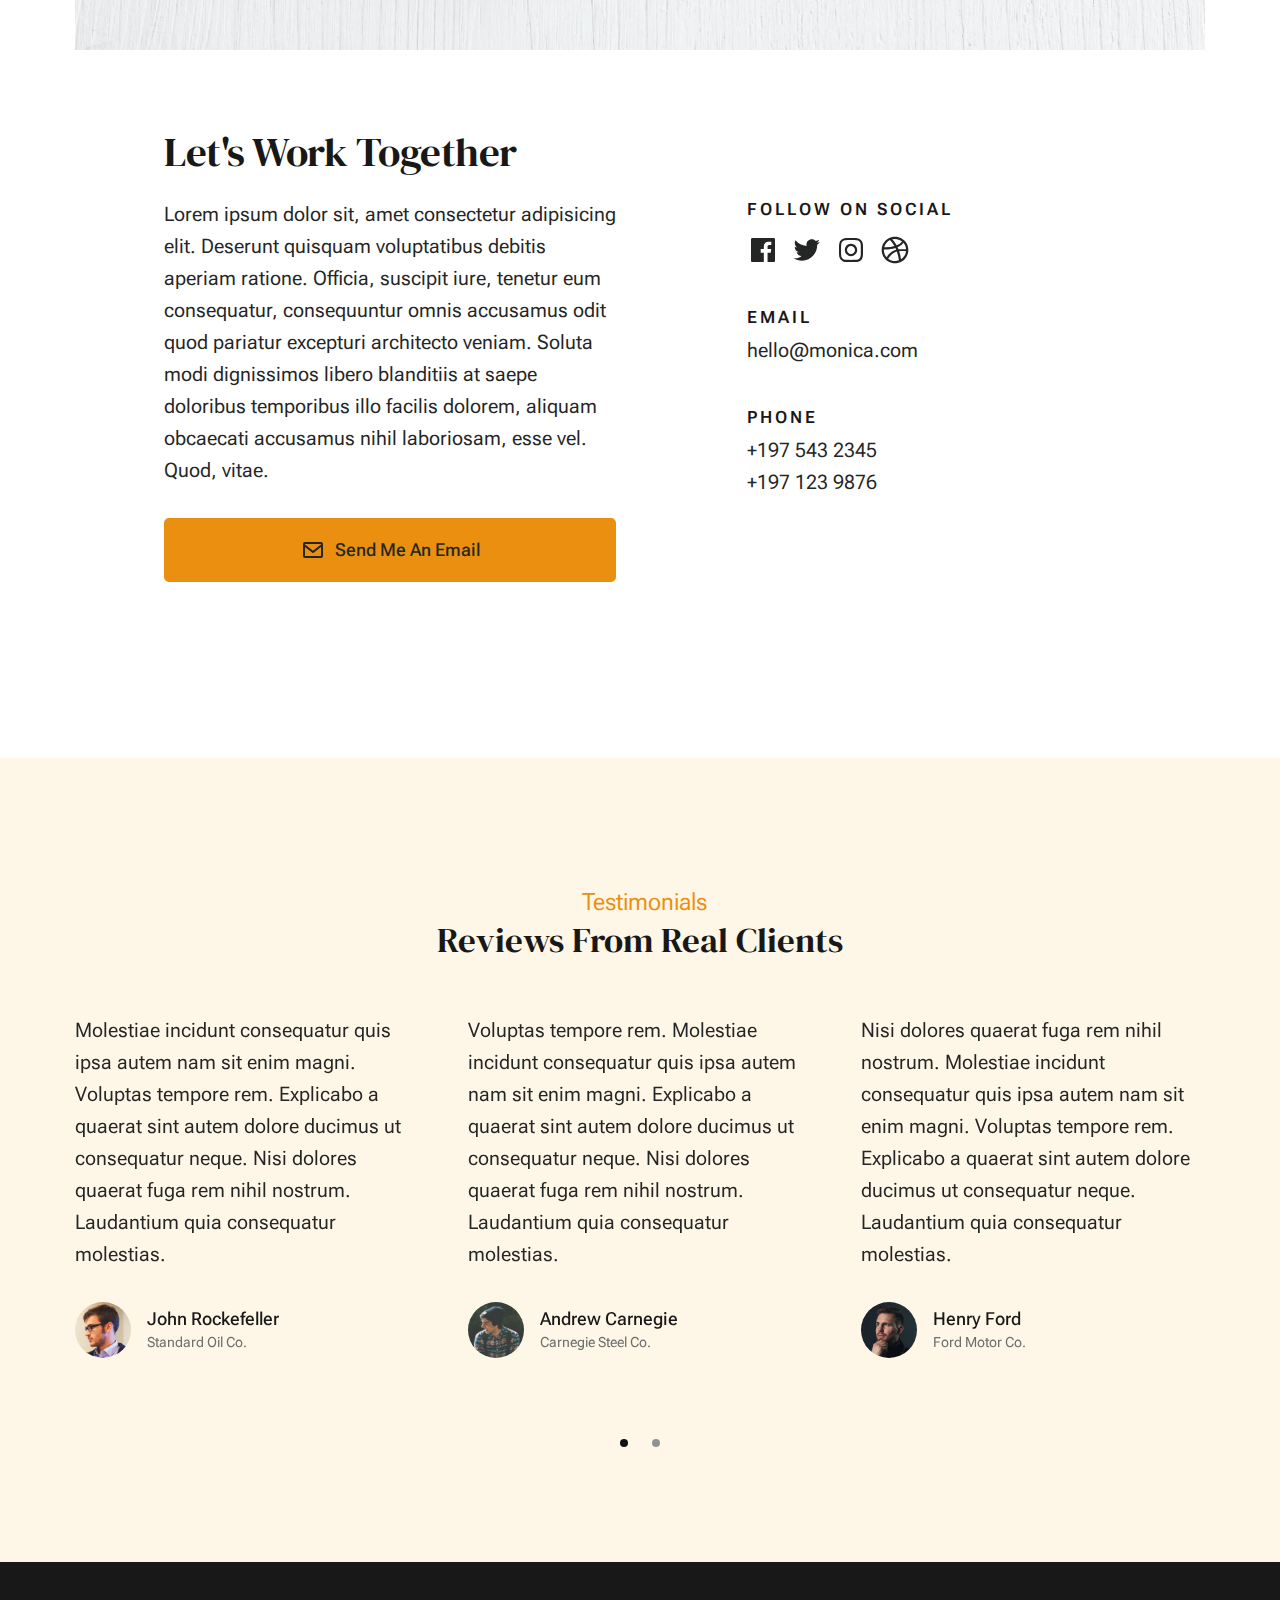
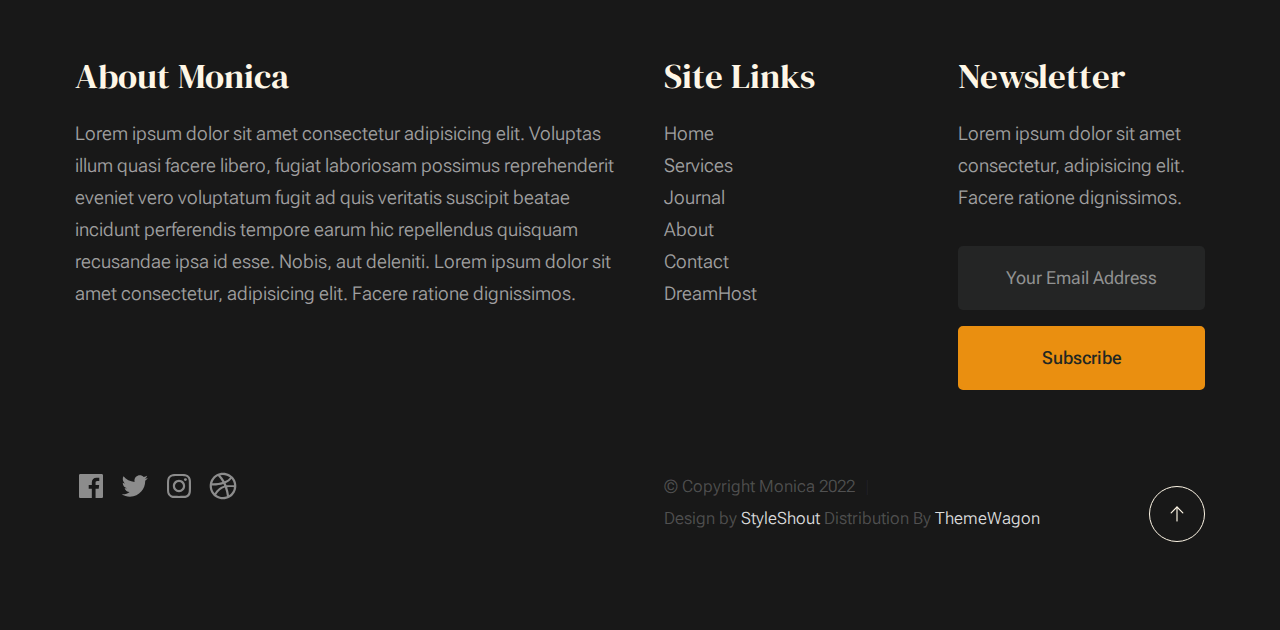
<file: contact.html>
<!DOCTYPE html>
<html lang="en" class="no-js" >
<head>

    <!--- basic page needs
    ================================================== -->
    <meta charset="utf-8">
    <meta name="viewport" content="width=device-width, initial-scale=1">
    <title>Contact - Monica</title>

    <script>
        document.documentElement.classList.remove('no-js');
        document.documentElement.classList.add('js');
    </script>

    <!-- CSS
    ================================================== -->
    <link rel="stylesheet" href="css/vendor.css">
    <link rel="stylesheet" href="css/styles.css">

    <!-- favicons
    ================================================== -->
    <link rel="apple-touch-icon" sizes="180x180" href="apple-touch-icon.png">
    <link rel="icon" type="image/png" sizes="32x32" href="favicon-32x32.png">
    <link rel="icon" type="image/png" sizes="16x16" href="favicon-16x16.png">
    <link rel="manifest" href="site.webmanifest">

</head>


<body id="top">


    <!-- preloader
    ================================================== -->
    <div id="preloader">
        <div id="loader" class="dots-fade">
            <div></div>
            <div></div>
            <div></div>
        </div>
    </div>


    <!-- page wrap
    ================================================== -->
    <div id="page" class="s-pagewrap">


        <!-- # site header 
        ================================================== -->
        <header class="s-header">
            <div class="row s-header__inner width-sixteen-col">

                <div class="s-header__block">
                    <div class="s-header__logo">
                        <a class="logo" href="index.html">
                            <img src="images/logo.svg" alt="Homepage">
                        </a>
                    </div>

                    <a class="s-header__menu-toggle" href="#0"><span>Menu</span></a>
                </div> <!-- end s-header__block -->

                <nav class="s-header__nav">
    
                    <ul class="s-header__menu-links">
                        <li><a href="about.html">About</a></li>
                        <li><a href="services.html">Services</a></li>
                        <li><a href="blog.html">Journal</a></li>
                        <li class="current"><a href="contact.html">Contact</a></li>
                    </ul> <!-- s-header__menu-links -->

                    <div class="s-header__contact">
                        <a href="contact.html" class="btn btn--primary s-header__contact-btn">Let's Work Together</a>                        
                    </div> <!-- s-header__contact -->
    
                </nav> <!-- end s-header__nav -->

            </div> <!-- end s-header__inner -->
        </header> <!-- end s-header -->


        <!-- # site main content
        ================================================== -->
        <section id="content" class="s-content">

               <section class="s-pageheader pageheader">
                    <div class="row">
                        <div class="column xl-12">
                            <h1 class="page-title">
                                <span class="page-title__small-type text-pretitle">Contact</span>
                                Get In Touch
                            </h1>                            
                        </div>
                    </div>
               </section> <!--pageheader -->  

               <section class="s-pagecontent pagecontent">

                    <div class="row pageintro">
                        <div class="column xl-6 lg-12">
                            <h2 class="text-display-title">Let's take your business to the next level.</h2>
                        </div>
                        <div class="column xl-6 lg-12 u-flexitem-x-right">
                            <p class="lead">
                            Lorem ipsum dolor sit amet consectetur, adipisicing elit. Alias eos quas blanditiis, quos sint nostrum fugit aperiam 
                            inventore optio itaque molestias corporis, ipsa tenetur eligendi nihil iste porro, natus culpa consequuntur. Maxime, 
                            corporis tempore. Sed tenetur veritatis velit recusandae eum, molestiae voluptate ducimus laudantium esse illo. 
                            </p>
                        </div>                       
                    </div> <!-- pageintro -->   
                    
                    <div class="row pagemedia">
                        <d class="column xl-12">
                            <figure class="page-media">                                
                                <img src="images/thumbs/contact/contact-1200.jpg" 
                                     srcset="images/thumbs/contact/contact-2400.jpg 2400w, 
                                             images/thumbs/contact/contact-1200.jpg 1200w, 
                                             images/thumbs/contact/contact-600.jpg 600w" sizes="(max-width: 2400px) 100vw, 2400px" alt="">
                            </figure>
                        </d>
                    </div> <!-- pagemedia --> 

                    <div class="row width-narrower pagemain">
                        <div class="column xl-12">
                            <h2>Let's Work Together</h2>

                            <div class="row">
                                <div class="column xl-6 md-12 contact-cta">     
                                    <p>
                                    Lorem ipsum dolor sit, amet consectetur adipisicing elit. Deserunt quisquam voluptatibus debitis aperiam ratione. Officia, 
                                    suscipit iure, tenetur eum consequatur, consequuntur omnis accusamus odit quod pariatur excepturi architecto veniam. Soluta 
                                    modi dignissimos libero blanditiis at saepe doloribus temporibus illo facilis dolorem, aliquam obcaecati accusamus nihil 
                                    laboriosam, esse vel. Quod, vitae.
                                    </p>
        
                                    <a href="mailto:#0" class="btn btn--primary u-fullwidth contact-btn">
                                        <svg xmlns="http://www.w3.org/2000/svg" width="24" height="24" viewBox="0 0 24 24" style="fill: rgba(0, 0, 0, 1);transform: ;msFilter:;"><path d="M20 4H4c-1.103 0-2 .897-2 2v12c0 1.103.897 2 2 2h16c1.103 0 2-.897 2-2V6c0-1.103-.897-2-2-2zm0 2v.511l-8 6.223-8-6.222V6h16zM4 18V9.044l7.386 5.745a.994.994 0 0 0 1.228 0L20 9.044 20.002 18H4z"></path></svg>
                                        Send Me An Email
                                    </a>
                                </div> 
                                <div class="column xl-5 md-12 u-flexitem-x-right">

                                    <div class="contact-block">
                                        <h6>Follow On Social</h6>
                                        <ul class="contact-social social-list">
                                            <li>
                                                <a href="#0">
                                                    <svg xmlns="http://www.w3.org/2000/svg" width="24" height="24" viewBox="0 0 24 24" style="fill:rgba(0, 0, 0, 1);transform:;-ms-filter:"><path d="M20,3H4C3.447,3,3,3.448,3,4v16c0,0.552,0.447,1,1,1h8.615v-6.96h-2.338v-2.725h2.338v-2c0-2.325,1.42-3.592,3.5-3.592 c0.699-0.002,1.399,0.034,2.095,0.107v2.42h-1.435c-1.128,0-1.348,0.538-1.348,1.325v1.735h2.697l-0.35,2.725h-2.348V21H20 c0.553,0,1-0.448,1-1V4C21,3.448,20.553,3,20,3z"></path></svg>
                                                    <span class="u-screen-reader-text">Facebook</span>
                                                </a>
                                            </li>
                                            <li>
                                                <a href="#0">
                                                    <svg xmlns="http://www.w3.org/2000/svg" width="24" height="24" viewBox="0 0 24 24" style="fill:rgba(0, 0, 0, 1);transform:;-ms-filter:"><path d="M19.633,7.997c0.013,0.175,0.013,0.349,0.013,0.523c0,5.325-4.053,11.461-11.46,11.461c-2.282,0-4.402-0.661-6.186-1.809 c0.324,0.037,0.636,0.05,0.973,0.05c1.883,0,3.616-0.636,5.001-1.721c-1.771-0.037-3.255-1.197-3.767-2.793 c0.249,0.037,0.499,0.062,0.761,0.062c0.361,0,0.724-0.05,1.061-0.137c-1.847-0.374-3.23-1.995-3.23-3.953v-0.05 c0.537,0.299,1.16,0.486,1.82,0.511C3.534,9.419,2.823,8.184,2.823,6.787c0-0.748,0.199-1.434,0.548-2.032 c1.983,2.443,4.964,4.04,8.306,4.215c-0.062-0.3-0.1-0.611-0.1-0.923c0-2.22,1.796-4.028,4.028-4.028 c1.16,0,2.207,0.486,2.943,1.272c0.91-0.175,1.782-0.512,2.556-0.973c-0.299,0.935-0.936,1.721-1.771,2.22 c0.811-0.088,1.597-0.312,2.319-0.624C21.104,6.712,20.419,7.423,19.633,7.997z"></path></svg>
                                                    <span class="u-screen-reader-text">Twitter</span>
                                                </a>
                                            </li>
                                            <li>
                                                <a href="#0">
                                                    <svg xmlns="http://www.w3.org/2000/svg" width="24" height="24" viewBox="0 0 24 24" style="fill:rgba(0, 0, 0, 1);transform:;-ms-filter:"><path d="M11.999,7.377c-2.554,0-4.623,2.07-4.623,4.623c0,2.554,2.069,4.624,4.623,4.624c2.552,0,4.623-2.07,4.623-4.624 C16.622,9.447,14.551,7.377,11.999,7.377L11.999,7.377z M11.999,15.004c-1.659,0-3.004-1.345-3.004-3.003 c0-1.659,1.345-3.003,3.004-3.003s3.002,1.344,3.002,3.003C15.001,13.659,13.658,15.004,11.999,15.004L11.999,15.004z"></path><circle cx="16.806" cy="7.207" r="1.078"></circle><path d="M20.533,6.111c-0.469-1.209-1.424-2.165-2.633-2.632c-0.699-0.263-1.438-0.404-2.186-0.42 c-0.963-0.042-1.268-0.054-3.71-0.054s-2.755,0-3.71,0.054C7.548,3.074,6.809,3.215,6.11,3.479C4.9,3.946,3.945,4.902,3.477,6.111 c-0.263,0.7-0.404,1.438-0.419,2.186c-0.043,0.962-0.056,1.267-0.056,3.71c0,2.442,0,2.753,0.056,3.71 c0.015,0.748,0.156,1.486,0.419,2.187c0.469,1.208,1.424,2.164,2.634,2.632c0.696,0.272,1.435,0.426,2.185,0.45 c0.963,0.042,1.268,0.055,3.71,0.055s2.755,0,3.71-0.055c0.747-0.015,1.486-0.157,2.186-0.419c1.209-0.469,2.164-1.424,2.633-2.633 c0.263-0.7,0.404-1.438,0.419-2.186c0.043-0.962,0.056-1.267,0.056-3.71s0-2.753-0.056-3.71C20.941,7.57,20.801,6.819,20.533,6.111z M19.315,15.643c-0.007,0.576-0.111,1.147-0.311,1.688c-0.305,0.787-0.926,1.409-1.712,1.711c-0.535,0.199-1.099,0.303-1.67,0.311 c-0.95,0.044-1.218,0.055-3.654,0.055c-2.438,0-2.687,0-3.655-0.055c-0.569-0.007-1.135-0.112-1.669-0.311 c-0.789-0.301-1.414-0.923-1.719-1.711c-0.196-0.534-0.302-1.099-0.311-1.669c-0.043-0.95-0.053-1.218-0.053-3.654 c0-2.437,0-2.686,0.053-3.655c0.007-0.576,0.111-1.146,0.311-1.687c0.305-0.789,0.93-1.41,1.719-1.712 c0.534-0.198,1.1-0.303,1.669-0.311c0.951-0.043,1.218-0.055,3.655-0.055c2.437,0,2.687,0,3.654,0.055 c0.571,0.007,1.135,0.112,1.67,0.311c0.786,0.303,1.407,0.925,1.712,1.712c0.196,0.534,0.302,1.099,0.311,1.669 c0.043,0.951,0.054,1.218,0.054,3.655c0,2.436,0,2.698-0.043,3.654H19.315z"></path></svg>
                                                    <span class="u-screen-reader-text">Instagram</span>
                                                </a>
                                            </li>
                                            <li>
                                                <a href="#0">
                                                    <svg xmlns="http://www.w3.org/2000/svg" width="24" height="24" viewBox="0 0 24 24" style="fill: rgba(0, 0, 0, 1);transform: ;msFilter:;"><path d="M20.66 6.98a9.932 9.932 0 0 0-3.641-3.64C15.486 2.447 13.813 2 12 2s-3.486.447-5.02 1.34c-1.533.893-2.747 2.107-3.64 3.64S2 10.187 2 12s.446 3.487 1.34 5.02a9.924 9.924 0 0 0 3.641 3.64C8.514 21.553 10.187 22 12 22s3.486-.447 5.02-1.34a9.932 9.932 0 0 0 3.641-3.64C21.554 15.487 22 13.813 22 12s-.446-3.487-1.34-5.02zM12 3.66c2 0 3.772.64 5.32 1.919-.92 1.174-2.286 2.14-4.1 2.9-1.002-1.813-2.088-3.327-3.261-4.54A7.715 7.715 0 0 1 12 3.66zM5.51 6.8a8.116 8.116 0 0 1 2.711-2.22c1.212 1.201 2.325 2.7 3.34 4.5-2 .6-4.114.9-6.341.9-.573 0-1.006-.013-1.3-.04A8.549 8.549 0 0 1 5.51 6.8zM3.66 12c0-.054.003-.12.01-.2.007-.08.01-.146.01-.2.254.014.641.02 1.161.02 2.666 0 5.146-.367 7.439-1.1.187.373.381.793.58 1.26-1.32.293-2.674 1.006-4.061 2.14S6.4 16.247 5.76 17.5c-1.4-1.587-2.1-3.42-2.1-5.5zM12 20.34c-1.894 0-3.594-.587-5.101-1.759.601-1.187 1.524-2.322 2.771-3.401 1.246-1.08 2.483-1.753 3.71-2.02a29.441 29.441 0 0 1 1.56 6.62 8.166 8.166 0 0 1-2.94.56zm7.08-3.96a8.351 8.351 0 0 1-2.58 2.621c-.24-2.08-.7-4.107-1.379-6.081.932-.066 1.765-.1 2.5-.1.799 0 1.686.034 2.659.1a8.098 8.098 0 0 1-1.2 3.46zm-1.24-5c-1.16 0-2.233.047-3.22.14a27.053 27.053 0 0 0-.68-1.62c2.066-.906 3.532-2.006 4.399-3.3 1.2 1.414 1.854 3.027 1.96 4.84-.812-.04-1.632-.06-2.459-.06z"></path></svg>
                                                    <span class="u-screen-reader-text">Dribbble</span>
                                                </a>
                                            </li>
                                        </ul> <!-- end s-footer__social -->
                                    </div>

                                    <div class="contact-block">
                                        <h6>Email</h6>
                                        <a href="mailto:#0">hello@monica.com</a>
                                    </div>

                                    <div class="contact-block">
                                        <h6>Phone</h6>
                                        <ul class="contact-list">
                                            <li><a href="tel:197-543-2345">+197 543 2345</a></li>
                                            <li><a href="tel:197-123-9876">+197 123 9876</a></li>
                                        </ul>
                                    </div>

                                </div>
                            </div>
                        </div>                        
                    </div> <!-- end pagemain -->

               </section> <!-- pagecontent -->

               <section class="s-testimonials">

                    <div class="s-testimonials__header row row-x-center text-center">
                        <div class="column xl-8 lg-12">
        
                            <p class="text-pretitle">
                            Testimonials
                            </p>
                            <h3>
                            Reviews From Real Clients
                            </h3>                        
        
                        </div>
                    </div> <!--end s-testimonials__header -->

                    <div class="row s-testimonials__content">
                        <div class="column xl-12 testimonials">

                            <div class="swiper-container testimonials__slider page-slider">

                                <div class="swiper-wrapper">
                                    <div class="testimonials__slide swiper-slide">
                                        <p>
                                        Molestiae incidunt consequatur quis ipsa autem nam sit enim magni. Voluptas tempore rem. 
                                        Explicabo a quaerat sint autem dolore ducimus ut consequatur neque. Nisi dolores quaerat fuga rem nihil nostrum.
                                        Laudantium quia consequatur molestias.
                                        </p>
                                        <div class="testimonials__author">
                                            <img src="images/avatars/user-01.jpg" alt="Author image" class="testimonials__avatar">
                                            <cite class="testimonials__cite">
                                                <strong>John Rockefeller</strong>
                                                <span>Standard Oil Co.</span>
                                            </cite>
                                        </div>
                                    </div>
                                    <div class="testimonials__slide swiper-slide">
                                        <p>
                                        Voluptas tempore rem. Molestiae incidunt consequatur quis ipsa autem nam sit enim magni. 
                                        Explicabo a quaerat sint autem dolore ducimus ut consequatur neque. Nisi dolores quaerat fuga rem nihil nostrum.
                                        Laudantium quia consequatur molestias.
                                        </p>
                                        <div class="testimonials__author">
                                            <img src="images/avatars/user-04.jpg" alt="Author image" class="testimonials__avatar">
                                            <cite class="testimonials__cite">
                                                <strong>Andrew Carnegie</strong>
                                                <span>Carnegie Steel Co.</span>
                                            </cite>
                                        </div>
                                    </div>
                                    <div class="testimonials__slide swiper-slide">
                                        <p>
                                        Nisi dolores quaerat fuga rem nihil nostrum. Molestiae incidunt consequatur quis ipsa autem nam sit enim magni. 
                                        Voluptas tempore rem. Explicabo a quaerat sint autem dolore ducimus ut consequatur neque. 
                                        Laudantium quia consequatur molestias.
                                        </p>
                                        <div class="testimonials__author">
                                            <img src="images/avatars/user-06.jpg" alt="Author image" class="testimonials__avatar">
                                            <cite class="testimonials__cite">
                                                <strong>Henry Ford</strong>
                                                <span>Ford Motor Co.</span>
                                            </cite>
                                        </div>
                                    </div>
                                    <div class="testimonials__slide swiper-slide">
                                        <p>
                                        Molestiae incidunt consequatur quis ipsa autem nam sit enim magni. Voluptas tempore rem. 
                                        Explicabo a quaerat sint autem dolore ducimus ut consequatur neque. Nisi dolores quaerat fuga rem nihil nostrum.
                                        Laudantium quia consequatur molestias.
                                        </p>
                                        <div class="testimonials__author">
                                            <img src="images/avatars/user-02.jpg" alt="Author image" class="testimonials__avatar">
                                            <cite class="testimonials__cite">
                                                <strong>John Morgan</strong>
                                                <span>JP Morgan & Co.</span>
                                            </cite>
                                        </div>
                                    </div> 
                                </div> <!-- end swiper-wrapper --> 

                                <div class="swiper-pagination"></div>

                            </div> <!--end testimonials__slider --> 

                        </div> <!-- testimonials -->
                    </div> <!--end s-testimonials__content -->

               </section> <!-- end s-testimonials -->

        </section> <!-- s-content-->

        <!-- # footer 
        ================================================== -->
        <footer class="s-footer">
            <div class="row s-footer__content">
                <div class="column xl-6 lg-6 md-12 s-footer__block s-footer__about">                    
                    <h3>About Monica</h3>
                    <p>
                    Lorem ipsum dolor sit amet consectetur adipisicing elit. Voluptas illum quasi facere libero, 
                    fugiat laboriosam possimus reprehenderit eveniet vero voluptatum fugit ad quis veritatis suscipit beatae 
                    incidunt perferendis tempore earum hic repellendus quisquam recusandae ipsa id esse. Nobis, aut deleniti.
                    Lorem ipsum dolor sit amet consectetur, adipisicing elit. Facere ratione dignissimos.
                    </p>               
                </div>                
                <div class="column xl-3 lg-6 md-12 s-footer__block s-footer__site-links">
                    <h3>Site Links</h3>
                    <ul class="link-list">
                        <li><a href="index.html">Home</a></li>
                        <li><a href="services.html">Services</a></li>
                        <li><a href="blog.html">Journal</a></li>
                        <li><a href="about.html">About</a></li>
                        <li><a href="contact.html">Contact</a></li>
                        <li><a href="https://www.dreamhost.com/r.cgi?287326">DreamHost</a></li>
                    </ul>
                </div>
                <div class="column xl-3 lg-6 md-12 tab-12 s-footer__block s-footer__newsletter">
                    <h3>Newsletter</h3>

                    <p>
                    Lorem ipsum dolor sit amet consectetur, adipisicing elit. Facere ratione dignissimos.
                    </p>

                    <div class="subscribe-form">
                        <form id="mc-form" class="mc-form">
                            <input type="email" name="EMAIL" id="mce-EMAIL" class="u-fullwidth text-center" placeholder="Your Email Address" title="The domain portion of the email address is invalid (the portion after the @)." pattern="^([^\x00-\x20\x22\x28\x29\x2c\x2e\x3a-\x3c\x3e\x40\x5b-\x5d\x7f-\xff]+|\x22([^\x0d\x22\x5c\x80-\xff]|\x5c[\x00-\x7f])*\x22)(\x2e([^\x00-\x20\x22\x28\x29\x2c\x2e\x3a-\x3c\x3e\x40\x5b-\x5d\x7f-\xff]+|\x22([^\x0d\x22\x5c\x80-\xff]|\x5c[\x00-\x7f])*\x22))*\x40([^\x00-\x20\x22\x28\x29\x2c\x2e\x3a-\x3c\x3e\x40\x5b-\x5d\x7f-\xff]+|\x5b([^\x0d\x5b-\x5d\x80-\xff]|\x5c[\x00-\x7f])*\x5d)(\x2e([^\x00-\x20\x22\x28\x29\x2c\x2e\x3a-\x3c\x3e\x40\x5b-\x5d\x7f-\xff]+|\x5b([^\x0d\x5b-\x5d\x80-\xff]|\x5c[\x00-\x7f])*\x5d))*(\.\w{2,})+$" required>
                            <input type="submit" name="subscribe" value="Subscribe" class="btn btn--primary btn--small u-fullwidth">
                            <!-- <div style="position: absolute; left: -5000px;" aria-hidden="true"><input type="text" name="b_cdb7b577e41181934ed6a6a44_9a91cfe7b3" tabindex="-1" value=""></div> -->
                            <div class="mc-status"></div>
                        </form>
                    </div>
                </div>
            </div>    
            
            <div class="row s-footer__bottom">
                <div class="column xl-6 lg-12">
                    <ul class="s-footer__social social-list">
                        <li>
                            <a href="#0">
                                <svg xmlns="http://www.w3.org/2000/svg" width="24" height="24" viewBox="0 0 24 24" style="fill:rgba(0, 0, 0, 1);transform:;-ms-filter:"><path d="M20,3H4C3.447,3,3,3.448,3,4v16c0,0.552,0.447,1,1,1h8.615v-6.96h-2.338v-2.725h2.338v-2c0-2.325,1.42-3.592,3.5-3.592 c0.699-0.002,1.399,0.034,2.095,0.107v2.42h-1.435c-1.128,0-1.348,0.538-1.348,1.325v1.735h2.697l-0.35,2.725h-2.348V21H20 c0.553,0,1-0.448,1-1V4C21,3.448,20.553,3,20,3z"></path></svg>
                                <span class="u-screen-reader-text">Facebook</span>
                            </a>
                        </li>
                        <li>
                            <a href="#0">
                                <svg xmlns="http://www.w3.org/2000/svg" width="24" height="24" viewBox="0 0 24 24" style="fill:rgba(0, 0, 0, 1);transform:;-ms-filter:"><path d="M19.633,7.997c0.013,0.175,0.013,0.349,0.013,0.523c0,5.325-4.053,11.461-11.46,11.461c-2.282,0-4.402-0.661-6.186-1.809 c0.324,0.037,0.636,0.05,0.973,0.05c1.883,0,3.616-0.636,5.001-1.721c-1.771-0.037-3.255-1.197-3.767-2.793 c0.249,0.037,0.499,0.062,0.761,0.062c0.361,0,0.724-0.05,1.061-0.137c-1.847-0.374-3.23-1.995-3.23-3.953v-0.05 c0.537,0.299,1.16,0.486,1.82,0.511C3.534,9.419,2.823,8.184,2.823,6.787c0-0.748,0.199-1.434,0.548-2.032 c1.983,2.443,4.964,4.04,8.306,4.215c-0.062-0.3-0.1-0.611-0.1-0.923c0-2.22,1.796-4.028,4.028-4.028 c1.16,0,2.207,0.486,2.943,1.272c0.91-0.175,1.782-0.512,2.556-0.973c-0.299,0.935-0.936,1.721-1.771,2.22 c0.811-0.088,1.597-0.312,2.319-0.624C21.104,6.712,20.419,7.423,19.633,7.997z"></path></svg>
                                <span class="u-screen-reader-text">Twitter</span>
                            </a>
                        </li>
                        <li>
                            <a href="#0">
                                <svg xmlns="http://www.w3.org/2000/svg" width="24" height="24" viewBox="0 0 24 24" style="fill:rgba(0, 0, 0, 1);transform:;-ms-filter:"><path d="M11.999,7.377c-2.554,0-4.623,2.07-4.623,4.623c0,2.554,2.069,4.624,4.623,4.624c2.552,0,4.623-2.07,4.623-4.624 C16.622,9.447,14.551,7.377,11.999,7.377L11.999,7.377z M11.999,15.004c-1.659,0-3.004-1.345-3.004-3.003 c0-1.659,1.345-3.003,3.004-3.003s3.002,1.344,3.002,3.003C15.001,13.659,13.658,15.004,11.999,15.004L11.999,15.004z"></path><circle cx="16.806" cy="7.207" r="1.078"></circle><path d="M20.533,6.111c-0.469-1.209-1.424-2.165-2.633-2.632c-0.699-0.263-1.438-0.404-2.186-0.42 c-0.963-0.042-1.268-0.054-3.71-0.054s-2.755,0-3.71,0.054C7.548,3.074,6.809,3.215,6.11,3.479C4.9,3.946,3.945,4.902,3.477,6.111 c-0.263,0.7-0.404,1.438-0.419,2.186c-0.043,0.962-0.056,1.267-0.056,3.71c0,2.442,0,2.753,0.056,3.71 c0.015,0.748,0.156,1.486,0.419,2.187c0.469,1.208,1.424,2.164,2.634,2.632c0.696,0.272,1.435,0.426,2.185,0.45 c0.963,0.042,1.268,0.055,3.71,0.055s2.755,0,3.71-0.055c0.747-0.015,1.486-0.157,2.186-0.419c1.209-0.469,2.164-1.424,2.633-2.633 c0.263-0.7,0.404-1.438,0.419-2.186c0.043-0.962,0.056-1.267,0.056-3.71s0-2.753-0.056-3.71C20.941,7.57,20.801,6.819,20.533,6.111z M19.315,15.643c-0.007,0.576-0.111,1.147-0.311,1.688c-0.305,0.787-0.926,1.409-1.712,1.711c-0.535,0.199-1.099,0.303-1.67,0.311 c-0.95,0.044-1.218,0.055-3.654,0.055c-2.438,0-2.687,0-3.655-0.055c-0.569-0.007-1.135-0.112-1.669-0.311 c-0.789-0.301-1.414-0.923-1.719-1.711c-0.196-0.534-0.302-1.099-0.311-1.669c-0.043-0.95-0.053-1.218-0.053-3.654 c0-2.437,0-2.686,0.053-3.655c0.007-0.576,0.111-1.146,0.311-1.687c0.305-0.789,0.93-1.41,1.719-1.712 c0.534-0.198,1.1-0.303,1.669-0.311c0.951-0.043,1.218-0.055,3.655-0.055c2.437,0,2.687,0,3.654,0.055 c0.571,0.007,1.135,0.112,1.67,0.311c0.786,0.303,1.407,0.925,1.712,1.712c0.196,0.534,0.302,1.099,0.311,1.669 c0.043,0.951,0.054,1.218,0.054,3.655c0,2.436,0,2.698-0.043,3.654H19.315z"></path></svg>
                                <span class="u-screen-reader-text">Instagram</span>
                            </a>
                        </li>
                        <li>
                            <a href="#0">
                                <svg xmlns="http://www.w3.org/2000/svg" width="24" height="24" viewBox="0 0 24 24" style="fill: rgba(0, 0, 0, 1);transform: ;msFilter:;"><path d="M20.66 6.98a9.932 9.932 0 0 0-3.641-3.64C15.486 2.447 13.813 2 12 2s-3.486.447-5.02 1.34c-1.533.893-2.747 2.107-3.64 3.64S2 10.187 2 12s.446 3.487 1.34 5.02a9.924 9.924 0 0 0 3.641 3.64C8.514 21.553 10.187 22 12 22s3.486-.447 5.02-1.34a9.932 9.932 0 0 0 3.641-3.64C21.554 15.487 22 13.813 22 12s-.446-3.487-1.34-5.02zM12 3.66c2 0 3.772.64 5.32 1.919-.92 1.174-2.286 2.14-4.1 2.9-1.002-1.813-2.088-3.327-3.261-4.54A7.715 7.715 0 0 1 12 3.66zM5.51 6.8a8.116 8.116 0 0 1 2.711-2.22c1.212 1.201 2.325 2.7 3.34 4.5-2 .6-4.114.9-6.341.9-.573 0-1.006-.013-1.3-.04A8.549 8.549 0 0 1 5.51 6.8zM3.66 12c0-.054.003-.12.01-.2.007-.08.01-.146.01-.2.254.014.641.02 1.161.02 2.666 0 5.146-.367 7.439-1.1.187.373.381.793.58 1.26-1.32.293-2.674 1.006-4.061 2.14S6.4 16.247 5.76 17.5c-1.4-1.587-2.1-3.42-2.1-5.5zM12 20.34c-1.894 0-3.594-.587-5.101-1.759.601-1.187 1.524-2.322 2.771-3.401 1.246-1.08 2.483-1.753 3.71-2.02a29.441 29.441 0 0 1 1.56 6.62 8.166 8.166 0 0 1-2.94.56zm7.08-3.96a8.351 8.351 0 0 1-2.58 2.621c-.24-2.08-.7-4.107-1.379-6.081.932-.066 1.765-.1 2.5-.1.799 0 1.686.034 2.659.1a8.098 8.098 0 0 1-1.2 3.46zm-1.24-5c-1.16 0-2.233.047-3.22.14a27.053 27.053 0 0 0-.68-1.62c2.066-.906 3.532-2.006 4.399-3.3 1.2 1.414 1.854 3.027 1.96 4.84-.812-.04-1.632-.06-2.459-.06z"></path></svg>
                                <span class="u-screen-reader-text">Dribbble</span>
                            </a>
                        </li>
                    </ul> <!-- end s-footer__social -->
                </div>
                <div class="column xl-6 lg-12">
                    <p class="ss-copyright">
                        <span>© Copyright Monica 2022</span> 
                        <span>Design by <a href="https://www.styleshout.com/">StyleShout</a> Distribution By <a href="https://themewagon.com">ThemeWagon</a></span>
                    </p>
                </div>

                <div class="ss-go-top">
                    <a class="smoothscroll" title="Back to Top" href="#top">
                        <svg xmlns="http://www.w3.org/2000/svg" viewBox="0 0 24 24" width="36" height="36" fill="none" stroke="#ffffff" stroke-width="1" stroke-linecap="round" stroke-linejoin="round">&lt;!--!  Atomicons Free 1.00 by @atisalab License - https://atomicons.com/license/ (Icons: CC BY 4.0) Copyright 2021 Atomicons --&gt;<polyline points="17 11 12 6 7 11"></polyline><line x1="12" y1="18" x2="12" y2="6"></line></svg>
                    </a>
                </div> <!-- end ss-go-top -->
            </div>
            
        </footer> <!-- end s-footer -->

    </div> <!-- end page-wrap -->

    <!-- Java Script
    ================================================== -->
    <script src="js/plugins.js"></script>
    <script src="js/main.js"></script>

</body>
</html>
</file>
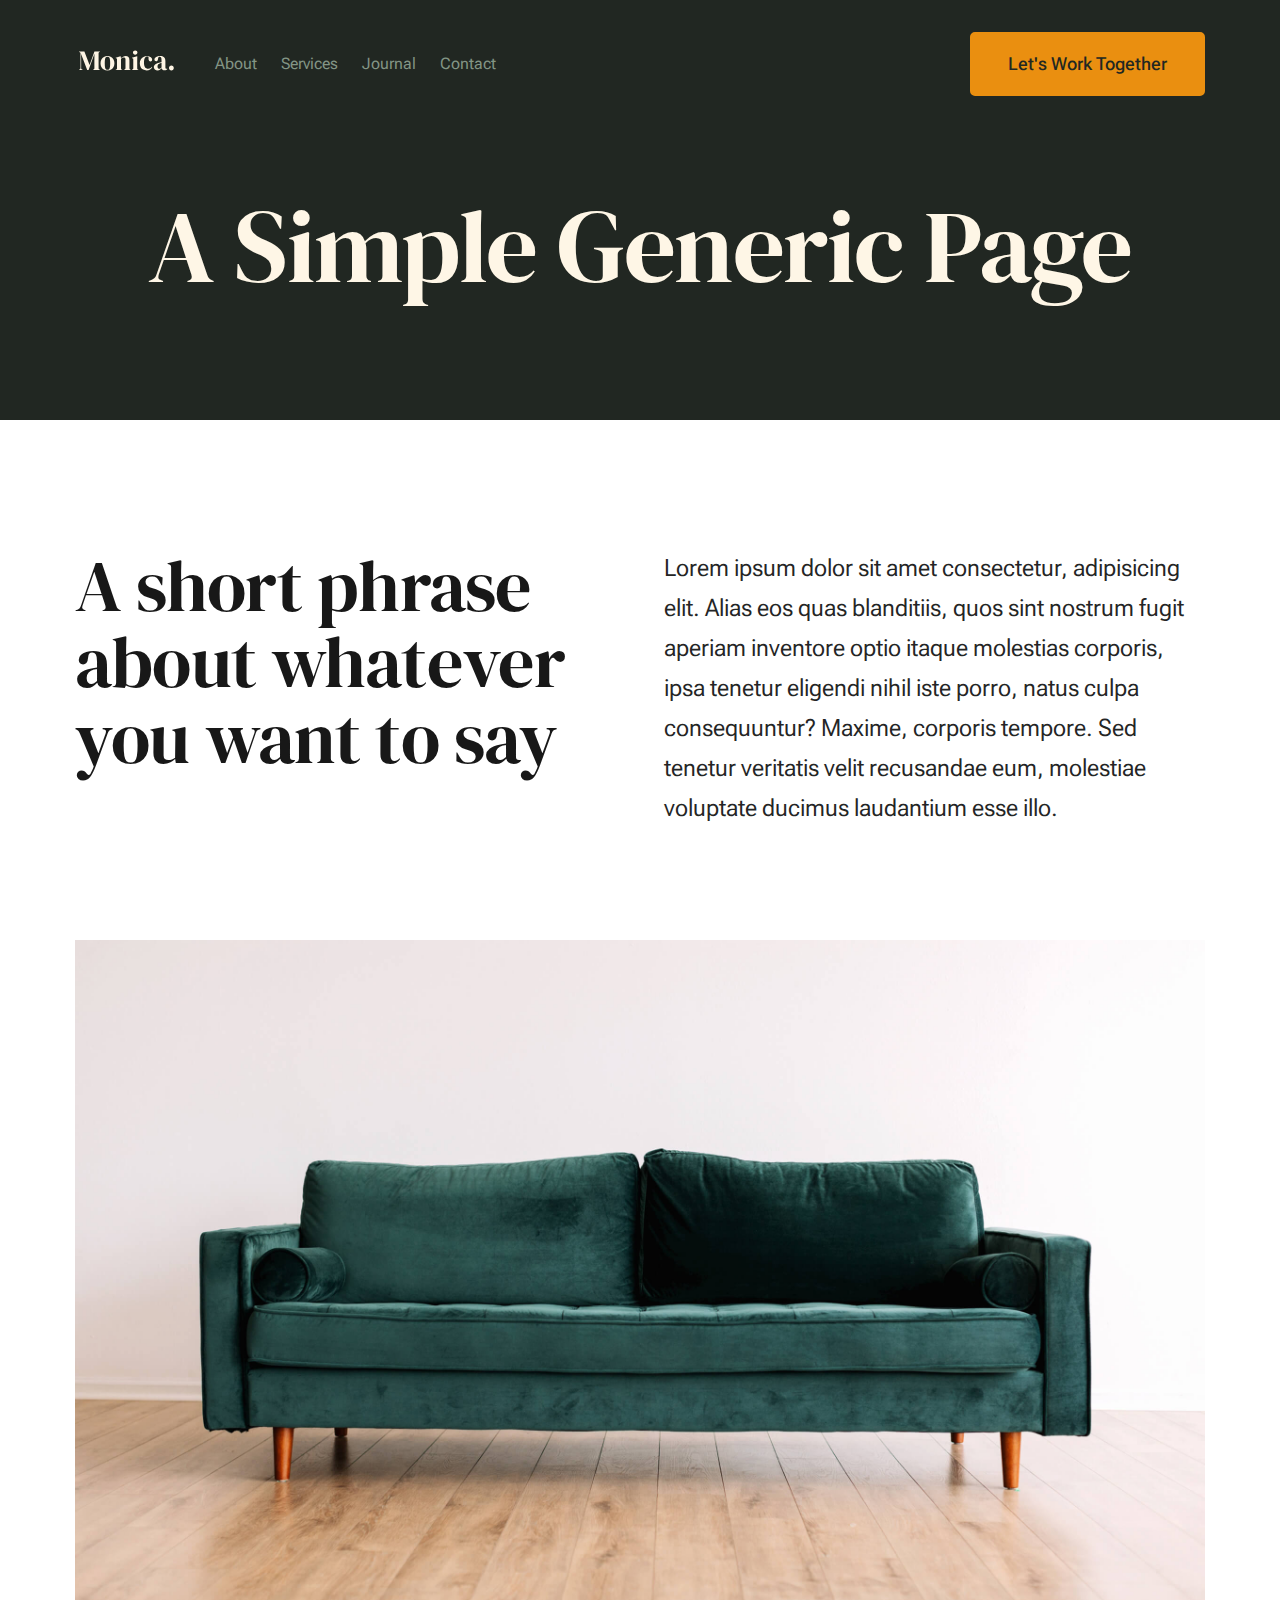
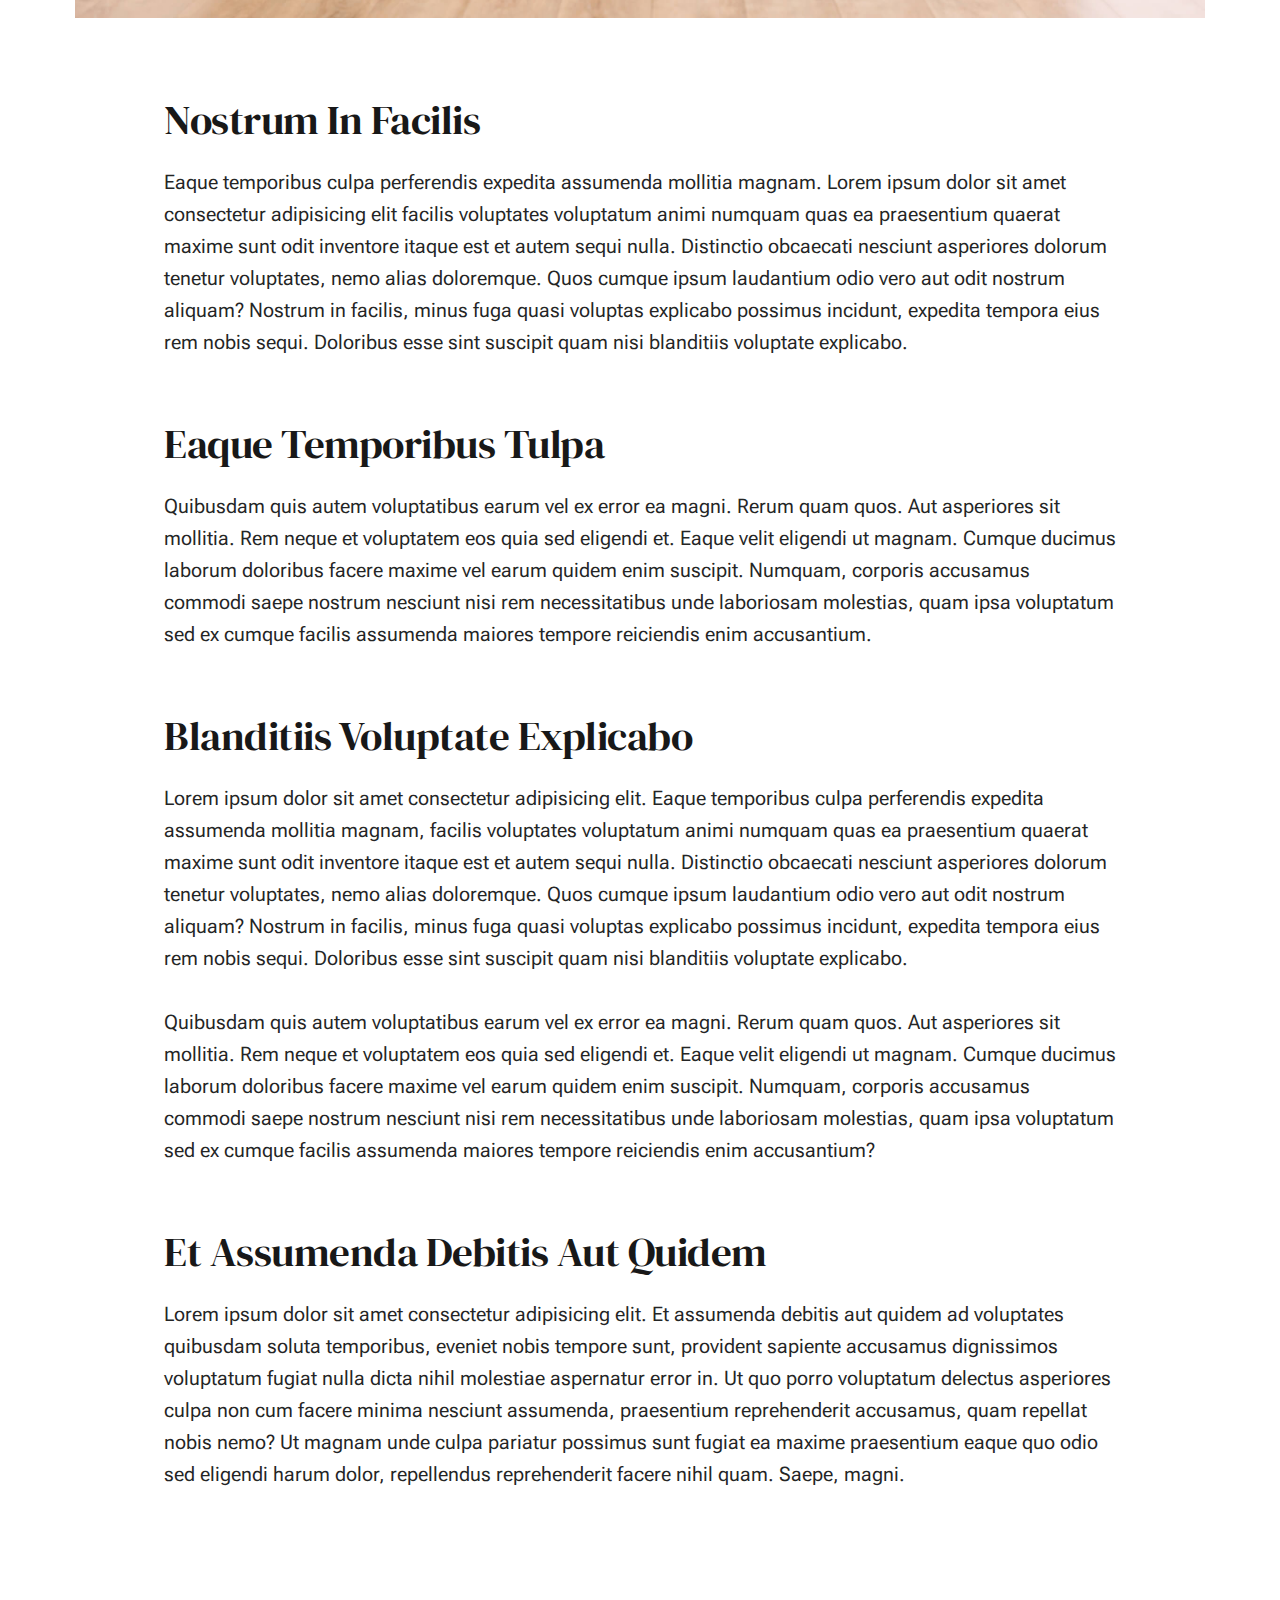
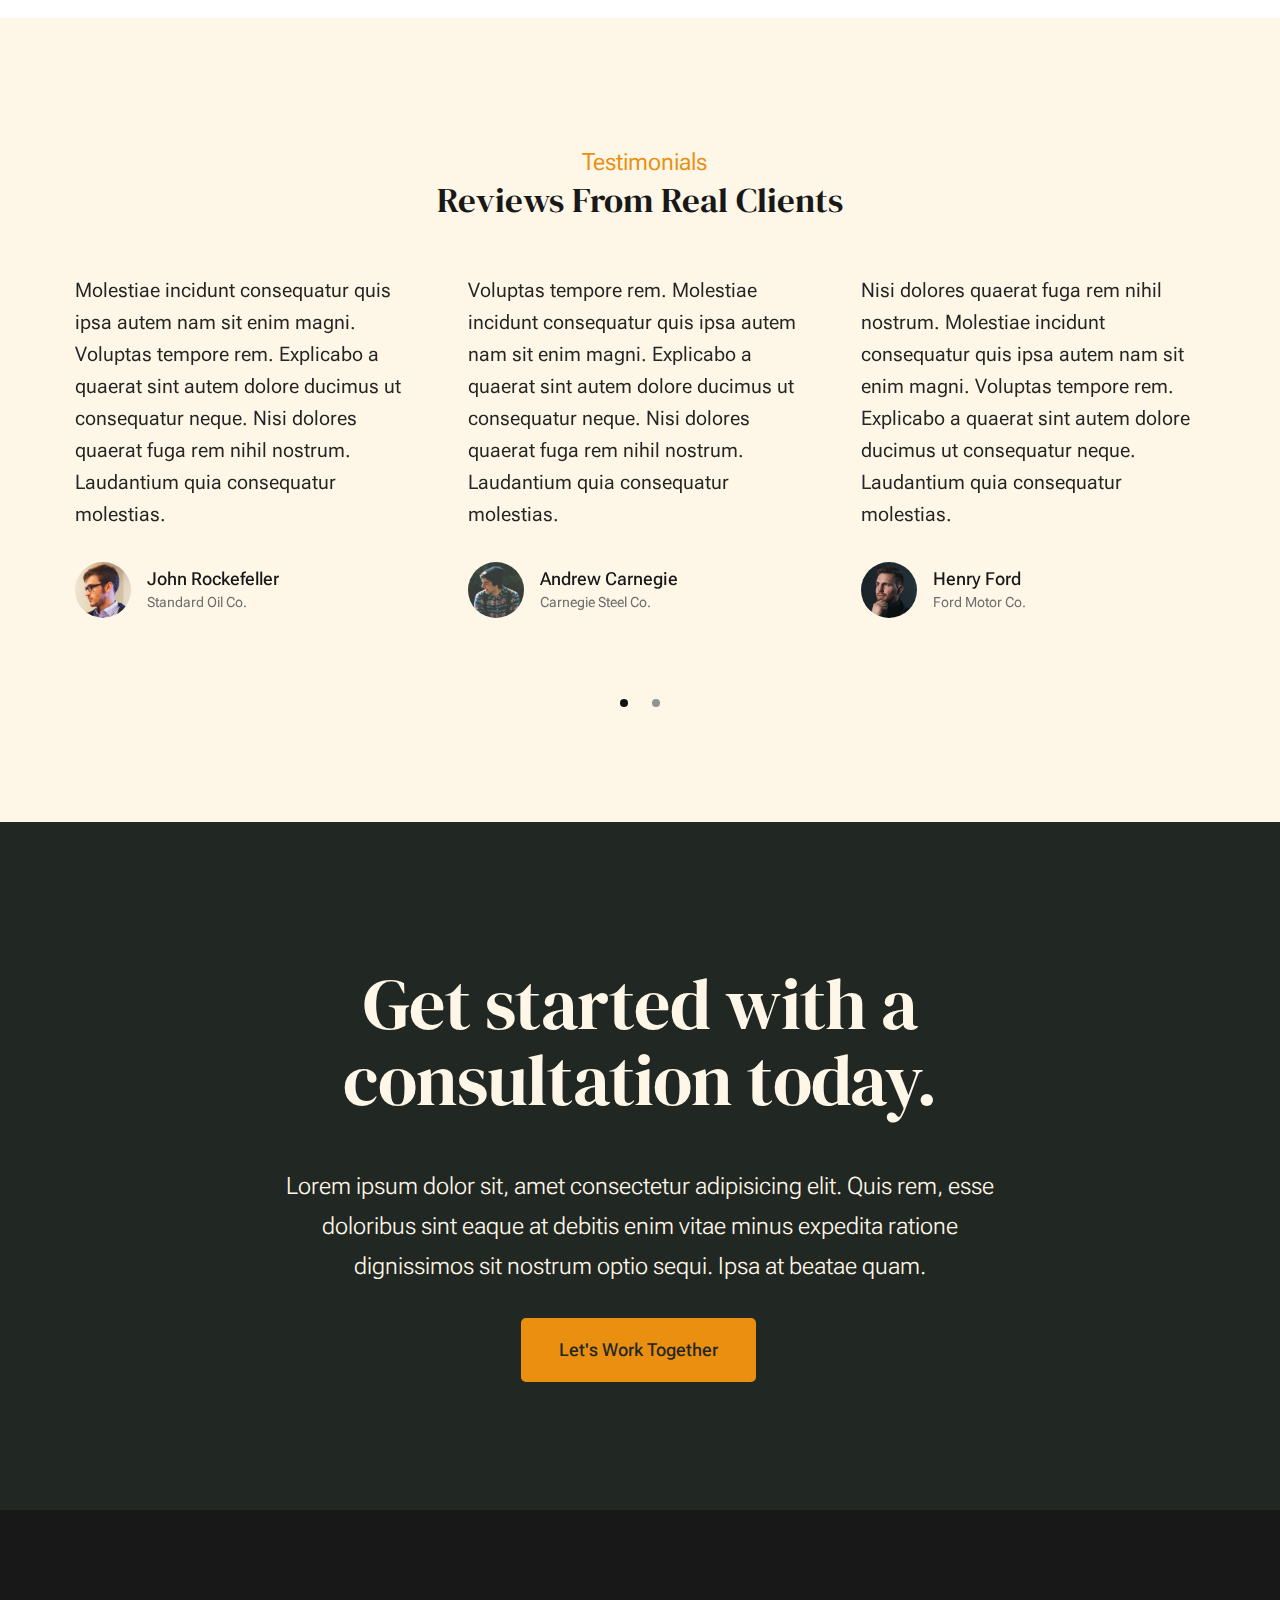
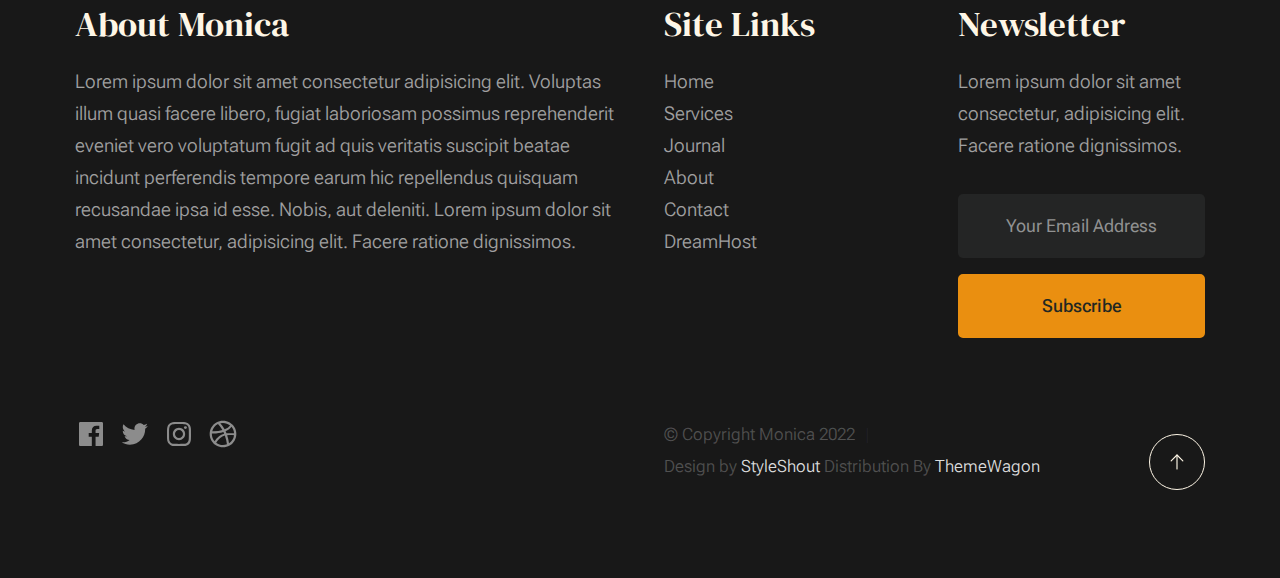
<file: generic.html>
<!DOCTYPE html>
<html lang="en" class="no-js" >
<head>

    <!--- basic page needs
    ================================================== -->
    <meta charset="utf-8">
    <meta name="viewport" content="width=device-width, initial-scale=1">
    <title>Generic - Monica</title>

    <script>
        document.documentElement.classList.remove('no-js');
        document.documentElement.classList.add('js');
    </script>

    <!-- CSS
    ================================================== -->
    <link rel="stylesheet" href="css/vendor.css">
    <link rel="stylesheet" href="css/styles.css">

    <!-- favicons
    ================================================== -->
    <link rel="apple-touch-icon" sizes="180x180" href="apple-touch-icon.png">
    <link rel="icon" type="image/png" sizes="32x32" href="favicon-32x32.png">
    <link rel="icon" type="image/png" sizes="16x16" href="favicon-16x16.png">
    <link rel="manifest" href="site.webmanifest">

</head>


<body id="top">


    <!-- preloader
    ================================================== -->
    <div id="preloader">
        <div id="loader" class="dots-fade">
            <div></div>
            <div></div>
            <div></div>
        </div>
    </div>


    <!-- page wrap
    ================================================== -->
    <div id="page" class="s-pagewrap">


        <!-- # site header 
        ================================================== -->
        <header class="s-header">

            <div class="row s-header__inner width-sixteen-col">

                <div class="s-header__block">
                    <div class="s-header__logo">
                        <a class="logo" href="index.html">
                            <img src="images/logo.svg" alt="Homepage">
                        </a>
                    </div>

                    <a class="s-header__menu-toggle" href="#0"><span>Menu</span></a>
                </div> <!-- end s-header__block -->

                <nav class="s-header__nav">
    
                    <ul class="s-header__menu-links">
                        <li><a href="about.html">About</a></li>
                        <li><a href="services.html">Services</a></li>
                        <li><a href="blog.html">Journal</a></li>
                        <li><a href="contact.html">Contact</a></li>
                    </ul> <!-- s-header__menu-links -->

                    <div class="s-header__contact">
                        <a href="contact.html" class="btn btn--primary s-header__contact-btn">Let's Work Together</a>                        
                    </div> <!-- s-header__contact -->
    
                </nav> <!-- end s-header__nav -->

            </div> <!-- end s-header__inner -->

        </header> <!-- end s-header -->


        <!-- # site main content
        ================================================== -->
        <section id="content" class="s-content">

               <section class="s-pageheader pageheader">
                    <div class="row">
                        <div class="column xl-12">
                            <h1 class="page-title">
                               A Simple Generic Page
                            </h1>
                            
                        </div>
                    </div>
               </section> <!-- end pageheader --> 

               <section class="s-pagecontent pagecontent">

                    <div class="row pageintro">
                        <div class="column xl-6 lg-12">
                            <h2 class="text-display-title">A short phrase about whatever you want to say</h2>
                        </div>
                        <div class="column xl-6 lg-12 u-flexitem-x-right">
                            <p class="lead">
                            Lorem ipsum dolor sit amet consectetur, adipisicing elit. Alias eos quas blanditiis, quos sint nostrum fugit aperiam 
                            inventore optio itaque molestias corporis, ipsa tenetur eligendi nihil iste porro, natus culpa consequuntur? Maxime, 
                            corporis tempore. Sed tenetur veritatis velit recusandae eum, molestiae voluptate ducimus laudantium esse illo. 
                            </p>
                        </div>                       
                    </div> <!-- end pageintro -->   
                    
                    <div class="row pagemedia">
                        <d class="column xl-12">
                            <figure class="page-media">                                
                                <img src="images/sample-1200.jpg" 
                                     srcset="images/sample-2400.jpg 2400w, 
                                             images/sample-1200.jpg 1200w, 
                                             images/sample-600.jpg 600w" sizes="(max-width: 2400px) 100vw, 2400px" alt="">
                            </figure>
                        </d>
                    </div> <!-- end pagemedia -->

                    <div class="row width-narrower pagemain">
                        <div class="column xl-12"> 

                            <h2>Nostrum In Facilis</h2>
                            <p>
                            Eaque temporibus culpa perferendis expedita assumenda mollitia magnam. Lorem ipsum dolor sit amet consectetur adipisicing elit
                            facilis voluptates voluptatum animi numquam quas ea praesentium quaerat maxime sunt odit inventore itaque est et autem sequi nulla. 
                            Distinctio obcaecati nesciunt asperiores dolorum tenetur voluptates, nemo alias doloremque. Quos cumque ipsum laudantium odio vero 
                            aut odit nostrum aliquam? Nostrum in facilis, minus fuga quasi voluptas explicabo possimus incidunt, expedita tempora eius rem nobis sequi. 
                            Doloribus esse sint suscipit quam nisi blanditiis voluptate explicabo.
                            </p>

                            <h2>Eaque Temporibus Tulpa</h2>

                            <p>
                            Quibusdam quis autem voluptatibus earum vel ex error ea magni. Rerum quam quos. Aut asperiores sit mollitia. Rem neque et voluptatem 
                            eos quia sed eligendi et. Eaque velit eligendi ut magnam. Cumque ducimus laborum doloribus facere maxime vel earum quidem enim suscipit. 
                            Numquam, corporis accusamus commodi saepe nostrum nesciunt nisi rem necessitatibus unde laboriosam molestias, quam ipsa voluptatum sed 
                            ex cumque facilis assumenda maiores tempore reiciendis enim accusantium.
                            </p>

                            <h2>Blanditiis Voluptate Explicabo</h2>
                            <p>
                            Lorem ipsum dolor sit amet consectetur adipisicing elit. Eaque temporibus culpa perferendis expedita assumenda mollitia magnam, 
                            facilis voluptates voluptatum animi numquam quas ea praesentium quaerat maxime sunt odit inventore itaque est et autem sequi nulla. 
                            Distinctio obcaecati nesciunt asperiores dolorum tenetur voluptates, nemo alias doloremque. Quos cumque ipsum laudantium odio vero aut 
                            odit nostrum aliquam? Nostrum in facilis, minus fuga quasi voluptas explicabo possimus incidunt, expedita tempora eius rem nobis sequi. 
                            Doloribus esse sint suscipit quam nisi blanditiis voluptate explicabo.
                            </p>

                            <p>
                            Quibusdam quis autem voluptatibus earum vel ex error ea magni. Rerum quam quos. Aut asperiores sit mollitia. Rem neque et voluptatem 
                            eos quia sed eligendi et. Eaque velit eligendi ut magnam. Cumque ducimus laborum doloribus facere maxime vel earum quidem enim suscipit. 
                            Numquam, corporis accusamus commodi saepe nostrum nesciunt nisi rem necessitatibus unde laboriosam molestias, quam ipsa voluptatum sed 
                            ex cumque facilis assumenda maiores tempore reiciendis enim accusantium?
                            </p>                   

                            <h2>Et Assumenda Debitis Aut Quidem</h2>
                            <p>
                            Lorem ipsum dolor sit amet consectetur adipisicing elit. Et assumenda debitis aut quidem ad voluptates quibusdam soluta temporibus, 
                            eveniet nobis tempore sunt, provident sapiente accusamus dignissimos voluptatum fugiat nulla dicta nihil molestiae aspernatur error in. 
                            Ut quo porro voluptatum delectus asperiores culpa non cum facere minima nesciunt assumenda, praesentium reprehenderit accusamus, quam 
                            repellat nobis nemo? Ut magnam unde culpa pariatur possimus sunt fugiat ea maxime praesentium eaque quo odio sed eligendi harum dolor, 
                            repellendus reprehenderit facere nihil quam. Saepe, magni.
                            </p>

                        </div> <!-- end grid-block-->
                    </div> <!-- end pagemain -->

               </section> <!-- pagecontent -->

               <section class="s-testimonials">

                    <div class="s-testimonials__header row row-x-center text-center">
                        <div class="column xl-8 lg-12">
        
                            <p class="text-pretitle">
                            Testimonials
                            </p>
                            <h3>
                            Reviews From Real Clients
                            </h3>                        
        
                        </div>
                    </div> <!--end s-testimonials__header -->

                    <div class="row s-testimonials__content">
                        <div class="column xl-12 testimonials">

                            <div class="swiper-container testimonials__slider page-slider">

                                <div class="swiper-wrapper">
                                    <div class="testimonials__slide swiper-slide">
                                        <p>
                                        Molestiae incidunt consequatur quis ipsa autem nam sit enim magni. Voluptas tempore rem. 
                                        Explicabo a quaerat sint autem dolore ducimus ut consequatur neque. Nisi dolores quaerat fuga rem nihil nostrum.
                                        Laudantium quia consequatur molestias.
                                        </p>
                                        <div class="testimonials__author">
                                            <img src="images/avatars/user-01.jpg" alt="Author image" class="testimonials__avatar">
                                            <cite class="testimonials__cite">
                                                <strong>John Rockefeller</strong>
                                                <span>Standard Oil Co.</span>
                                            </cite>
                                        </div>
                                    </div>
                                    <div class="testimonials__slide swiper-slide">
                                        <p>
                                        Voluptas tempore rem. Molestiae incidunt consequatur quis ipsa autem nam sit enim magni. 
                                        Explicabo a quaerat sint autem dolore ducimus ut consequatur neque. Nisi dolores quaerat fuga rem nihil nostrum.
                                        Laudantium quia consequatur molestias.
                                        </p>
                                        <div class="testimonials__author">
                                            <img src="images/avatars/user-04.jpg" alt="Author image" class="testimonials__avatar">
                                            <cite class="testimonials__cite">
                                                <strong>Andrew Carnegie</strong>
                                                <span>Carnegie Steel Co.</span>
                                            </cite>
                                        </div>
                                    </div>
                                    <div class="testimonials__slide swiper-slide">
                                        <p>
                                        Nisi dolores quaerat fuga rem nihil nostrum. Molestiae incidunt consequatur quis ipsa autem nam sit enim magni. 
                                        Voluptas tempore rem. Explicabo a quaerat sint autem dolore ducimus ut consequatur neque. 
                                        Laudantium quia consequatur molestias.
                                        </p>
                                        <div class="testimonials__author">
                                            <img src="images/avatars/user-06.jpg" alt="Author image" class="testimonials__avatar">
                                            <cite class="testimonials__cite">
                                                <strong>Henry Ford</strong>
                                                <span>Ford Motor Co.</span>
                                            </cite>
                                        </div>
                                    </div>
                                    <div class="testimonials__slide swiper-slide">
                                        <p>
                                        Molestiae incidunt consequatur quis ipsa autem nam sit enim magni. Voluptas tempore rem. 
                                        Explicabo a quaerat sint autem dolore ducimus ut consequatur neque. Nisi dolores quaerat fuga rem nihil nostrum.
                                        Laudantium quia consequatur molestias.
                                        </p>
                                        <div class="testimonials__author">
                                            <img src="images/avatars/user-02.jpg" alt="Author image" class="testimonials__avatar">
                                            <cite class="testimonials__cite">
                                                <strong>John Morgan</strong>
                                                <span>JP Morgan & Co.</span>
                                            </cite>
                                        </div>
                                    </div> 
                                </div> <!-- end swiper-wrapper --> 

                                <div class="swiper-pagination"></div>

                            </div> <!--end testimonials__slider --> 

                        </div> <!-- testimonials -->
                    </div> <!--end s-testimonials__content -->

               </section> <!-- end s-testimonials -->

        </section> <!-- s-content-->

        <!-- # cta
        ================================================== -->
        <section id="cta" class="s-cta">

            <div class="row row-x-center text-center">
                <div class="column xl-8 lg-12">

                    <div class="s-cta__content">
                        <h2 class="text-display-title">
                        Get started with a consultation today.
                        </h2>
                        <p class="lead">
                        Lorem ipsum dolor sit, amet consectetur adipisicing elit. Quis rem, esse doloribus sint eaque at debitis enim vitae minus expedita ratione dignissimos sit nostrum optio sequi. Ipsa at beatae quam.
                        </p>
                        <a href="contact.html" class="btn btn--primary">Let's Work Together</a>
                    </div>

                </div>
            </div>

        </section> <!-- end s-cta -->


        <!-- # footer 
        ================================================== -->
        <footer class="s-footer">
            <div class="row s-footer__content">
                <div class="column xl-6 lg-6 md-12 s-footer__block s-footer__about">                    
                    <h3>About Monica</h3>
                    <p>
                    Lorem ipsum dolor sit amet consectetur adipisicing elit. Voluptas illum quasi facere libero, 
                    fugiat laboriosam possimus reprehenderit eveniet vero voluptatum fugit ad quis veritatis suscipit beatae 
                    incidunt perferendis tempore earum hic repellendus quisquam recusandae ipsa id esse. Nobis, aut deleniti.
                    Lorem ipsum dolor sit amet consectetur, adipisicing elit. Facere ratione dignissimos.
                    </p>               
                </div>                
                <div class="column xl-3 lg-6 md-12 s-footer__block s-footer__site-links">
                    <h3>Site Links</h3>
                    <ul class="link-list">
                        <li><a href="index.html">Home</a></li>
                        <li><a href="services.html">Services</a></li>
                        <li><a href="blog.html">Journal</a></li>
                        <li><a href="about.html">About</a></li>
                        <li><a href="contact.html">Contact</a></li>
                        <li><a href="https://www.dreamhost.com/r.cgi?287326">DreamHost</a></li>
                    </ul>
                </div>
                <div class="column xl-3 lg-6 md-12 tab-12 s-footer__block s-footer__newsletter">
                    <h3>Newsletter</h3>

                    <p>
                    Lorem ipsum dolor sit amet consectetur, adipisicing elit. Facere ratione dignissimos.
                    </p>

                    <div class="subscribe-form">
                        <form id="mc-form" class="mc-form">
                            <input type="email" name="EMAIL" id="mce-EMAIL" class="u-fullwidth text-center" placeholder="Your Email Address" title="The domain portion of the email address is invalid (the portion after the @)." pattern="^([^\x00-\x20\x22\x28\x29\x2c\x2e\x3a-\x3c\x3e\x40\x5b-\x5d\x7f-\xff]+|\x22([^\x0d\x22\x5c\x80-\xff]|\x5c[\x00-\x7f])*\x22)(\x2e([^\x00-\x20\x22\x28\x29\x2c\x2e\x3a-\x3c\x3e\x40\x5b-\x5d\x7f-\xff]+|\x22([^\x0d\x22\x5c\x80-\xff]|\x5c[\x00-\x7f])*\x22))*\x40([^\x00-\x20\x22\x28\x29\x2c\x2e\x3a-\x3c\x3e\x40\x5b-\x5d\x7f-\xff]+|\x5b([^\x0d\x5b-\x5d\x80-\xff]|\x5c[\x00-\x7f])*\x5d)(\x2e([^\x00-\x20\x22\x28\x29\x2c\x2e\x3a-\x3c\x3e\x40\x5b-\x5d\x7f-\xff]+|\x5b([^\x0d\x5b-\x5d\x80-\xff]|\x5c[\x00-\x7f])*\x5d))*(\.\w{2,})+$" required>
                            <input type="submit" name="subscribe" value="Subscribe" class="btn btn--primary btn--small u-fullwidth">
                            <!-- <div style="position: absolute; left: -5000px;" aria-hidden="true"><input type="text" name="b_cdb7b577e41181934ed6a6a44_9a91cfe7b3" tabindex="-1" value=""></div> -->
                            <div class="mc-status"></div>
                        </form>
                    </div>
                </div>
            </div>    
            
            <div class="row s-footer__bottom">
                <div class="column xl-6 lg-12">
                    <ul class="s-footer__social social-list">
                        <li>
                            <a href="#0">
                                <svg xmlns="http://www.w3.org/2000/svg" width="24" height="24" viewBox="0 0 24 24" style="fill:rgba(0, 0, 0, 1);transform:;-ms-filter:"><path d="M20,3H4C3.447,3,3,3.448,3,4v16c0,0.552,0.447,1,1,1h8.615v-6.96h-2.338v-2.725h2.338v-2c0-2.325,1.42-3.592,3.5-3.592 c0.699-0.002,1.399,0.034,2.095,0.107v2.42h-1.435c-1.128,0-1.348,0.538-1.348,1.325v1.735h2.697l-0.35,2.725h-2.348V21H20 c0.553,0,1-0.448,1-1V4C21,3.448,20.553,3,20,3z"></path></svg>
                                <span class="u-screen-reader-text">Facebook</span>
                            </a>
                        </li>
                        <li>
                            <a href="#0">
                                <svg xmlns="http://www.w3.org/2000/svg" width="24" height="24" viewBox="0 0 24 24" style="fill:rgba(0, 0, 0, 1);transform:;-ms-filter:"><path d="M19.633,7.997c0.013,0.175,0.013,0.349,0.013,0.523c0,5.325-4.053,11.461-11.46,11.461c-2.282,0-4.402-0.661-6.186-1.809 c0.324,0.037,0.636,0.05,0.973,0.05c1.883,0,3.616-0.636,5.001-1.721c-1.771-0.037-3.255-1.197-3.767-2.793 c0.249,0.037,0.499,0.062,0.761,0.062c0.361,0,0.724-0.05,1.061-0.137c-1.847-0.374-3.23-1.995-3.23-3.953v-0.05 c0.537,0.299,1.16,0.486,1.82,0.511C3.534,9.419,2.823,8.184,2.823,6.787c0-0.748,0.199-1.434,0.548-2.032 c1.983,2.443,4.964,4.04,8.306,4.215c-0.062-0.3-0.1-0.611-0.1-0.923c0-2.22,1.796-4.028,4.028-4.028 c1.16,0,2.207,0.486,2.943,1.272c0.91-0.175,1.782-0.512,2.556-0.973c-0.299,0.935-0.936,1.721-1.771,2.22 c0.811-0.088,1.597-0.312,2.319-0.624C21.104,6.712,20.419,7.423,19.633,7.997z"></path></svg>
                                <span class="u-screen-reader-text">Twitter</span>
                            </a>
                        </li>
                        <li>
                            <a href="#0">
                                <svg xmlns="http://www.w3.org/2000/svg" width="24" height="24" viewBox="0 0 24 24" style="fill:rgba(0, 0, 0, 1);transform:;-ms-filter:"><path d="M11.999,7.377c-2.554,0-4.623,2.07-4.623,4.623c0,2.554,2.069,4.624,4.623,4.624c2.552,0,4.623-2.07,4.623-4.624 C16.622,9.447,14.551,7.377,11.999,7.377L11.999,7.377z M11.999,15.004c-1.659,0-3.004-1.345-3.004-3.003 c0-1.659,1.345-3.003,3.004-3.003s3.002,1.344,3.002,3.003C15.001,13.659,13.658,15.004,11.999,15.004L11.999,15.004z"></path><circle cx="16.806" cy="7.207" r="1.078"></circle><path d="M20.533,6.111c-0.469-1.209-1.424-2.165-2.633-2.632c-0.699-0.263-1.438-0.404-2.186-0.42 c-0.963-0.042-1.268-0.054-3.71-0.054s-2.755,0-3.71,0.054C7.548,3.074,6.809,3.215,6.11,3.479C4.9,3.946,3.945,4.902,3.477,6.111 c-0.263,0.7-0.404,1.438-0.419,2.186c-0.043,0.962-0.056,1.267-0.056,3.71c0,2.442,0,2.753,0.056,3.71 c0.015,0.748,0.156,1.486,0.419,2.187c0.469,1.208,1.424,2.164,2.634,2.632c0.696,0.272,1.435,0.426,2.185,0.45 c0.963,0.042,1.268,0.055,3.71,0.055s2.755,0,3.71-0.055c0.747-0.015,1.486-0.157,2.186-0.419c1.209-0.469,2.164-1.424,2.633-2.633 c0.263-0.7,0.404-1.438,0.419-2.186c0.043-0.962,0.056-1.267,0.056-3.71s0-2.753-0.056-3.71C20.941,7.57,20.801,6.819,20.533,6.111z M19.315,15.643c-0.007,0.576-0.111,1.147-0.311,1.688c-0.305,0.787-0.926,1.409-1.712,1.711c-0.535,0.199-1.099,0.303-1.67,0.311 c-0.95,0.044-1.218,0.055-3.654,0.055c-2.438,0-2.687,0-3.655-0.055c-0.569-0.007-1.135-0.112-1.669-0.311 c-0.789-0.301-1.414-0.923-1.719-1.711c-0.196-0.534-0.302-1.099-0.311-1.669c-0.043-0.95-0.053-1.218-0.053-3.654 c0-2.437,0-2.686,0.053-3.655c0.007-0.576,0.111-1.146,0.311-1.687c0.305-0.789,0.93-1.41,1.719-1.712 c0.534-0.198,1.1-0.303,1.669-0.311c0.951-0.043,1.218-0.055,3.655-0.055c2.437,0,2.687,0,3.654,0.055 c0.571,0.007,1.135,0.112,1.67,0.311c0.786,0.303,1.407,0.925,1.712,1.712c0.196,0.534,0.302,1.099,0.311,1.669 c0.043,0.951,0.054,1.218,0.054,3.655c0,2.436,0,2.698-0.043,3.654H19.315z"></path></svg>
                                <span class="u-screen-reader-text">Instagram</span>
                            </a>
                        </li>
                        <li>
                            <a href="#0">
                                <svg xmlns="http://www.w3.org/2000/svg" width="24" height="24" viewBox="0 0 24 24" style="fill: rgba(0, 0, 0, 1);transform: ;msFilter:;"><path d="M20.66 6.98a9.932 9.932 0 0 0-3.641-3.64C15.486 2.447 13.813 2 12 2s-3.486.447-5.02 1.34c-1.533.893-2.747 2.107-3.64 3.64S2 10.187 2 12s.446 3.487 1.34 5.02a9.924 9.924 0 0 0 3.641 3.64C8.514 21.553 10.187 22 12 22s3.486-.447 5.02-1.34a9.932 9.932 0 0 0 3.641-3.64C21.554 15.487 22 13.813 22 12s-.446-3.487-1.34-5.02zM12 3.66c2 0 3.772.64 5.32 1.919-.92 1.174-2.286 2.14-4.1 2.9-1.002-1.813-2.088-3.327-3.261-4.54A7.715 7.715 0 0 1 12 3.66zM5.51 6.8a8.116 8.116 0 0 1 2.711-2.22c1.212 1.201 2.325 2.7 3.34 4.5-2 .6-4.114.9-6.341.9-.573 0-1.006-.013-1.3-.04A8.549 8.549 0 0 1 5.51 6.8zM3.66 12c0-.054.003-.12.01-.2.007-.08.01-.146.01-.2.254.014.641.02 1.161.02 2.666 0 5.146-.367 7.439-1.1.187.373.381.793.58 1.26-1.32.293-2.674 1.006-4.061 2.14S6.4 16.247 5.76 17.5c-1.4-1.587-2.1-3.42-2.1-5.5zM12 20.34c-1.894 0-3.594-.587-5.101-1.759.601-1.187 1.524-2.322 2.771-3.401 1.246-1.08 2.483-1.753 3.71-2.02a29.441 29.441 0 0 1 1.56 6.62 8.166 8.166 0 0 1-2.94.56zm7.08-3.96a8.351 8.351 0 0 1-2.58 2.621c-.24-2.08-.7-4.107-1.379-6.081.932-.066 1.765-.1 2.5-.1.799 0 1.686.034 2.659.1a8.098 8.098 0 0 1-1.2 3.46zm-1.24-5c-1.16 0-2.233.047-3.22.14a27.053 27.053 0 0 0-.68-1.62c2.066-.906 3.532-2.006 4.399-3.3 1.2 1.414 1.854 3.027 1.96 4.84-.812-.04-1.632-.06-2.459-.06z"></path></svg>
                                <span class="u-screen-reader-text">Dribbble</span>
                            </a>
                        </li>
                    </ul> <!-- end s-footer__social -->
                </div>
                <div class="column xl-6 lg-12">
                    <p class="ss-copyright">
                        <span>© Copyright Monica 2022</span> 
                        <span>Design by <a href="https://www.styleshout.com/">StyleShout</a> Distribution By <a href="https://themewagon.com">ThemeWagon</a></span>
                    </p>
                </div>

                <div class="ss-go-top">
                    <a class="smoothscroll" title="Back to Top" href="#top">
                        <svg xmlns="http://www.w3.org/2000/svg" viewBox="0 0 24 24" width="36" height="36" fill="none" stroke="#ffffff" stroke-width="1" stroke-linecap="round" stroke-linejoin="round">&lt;!--!  Atomicons Free 1.00 by @atisalab License - https://atomicons.com/license/ (Icons: CC BY 4.0) Copyright 2021 Atomicons --&gt;<polyline points="17 11 12 6 7 11"></polyline><line x1="12" y1="18" x2="12" y2="6"></line></svg>
                    </a>
                </div> <!-- end ss-go-top -->
            </div>
            
        </footer> <!-- end s-footer -->

    </div> <!-- end page-wrap -->

    <!-- Java Script
    ================================================== -->
    <script src="js/plugins.js"></script>
    <script src="js/main.js"></script>

</body>
</html>
</file>
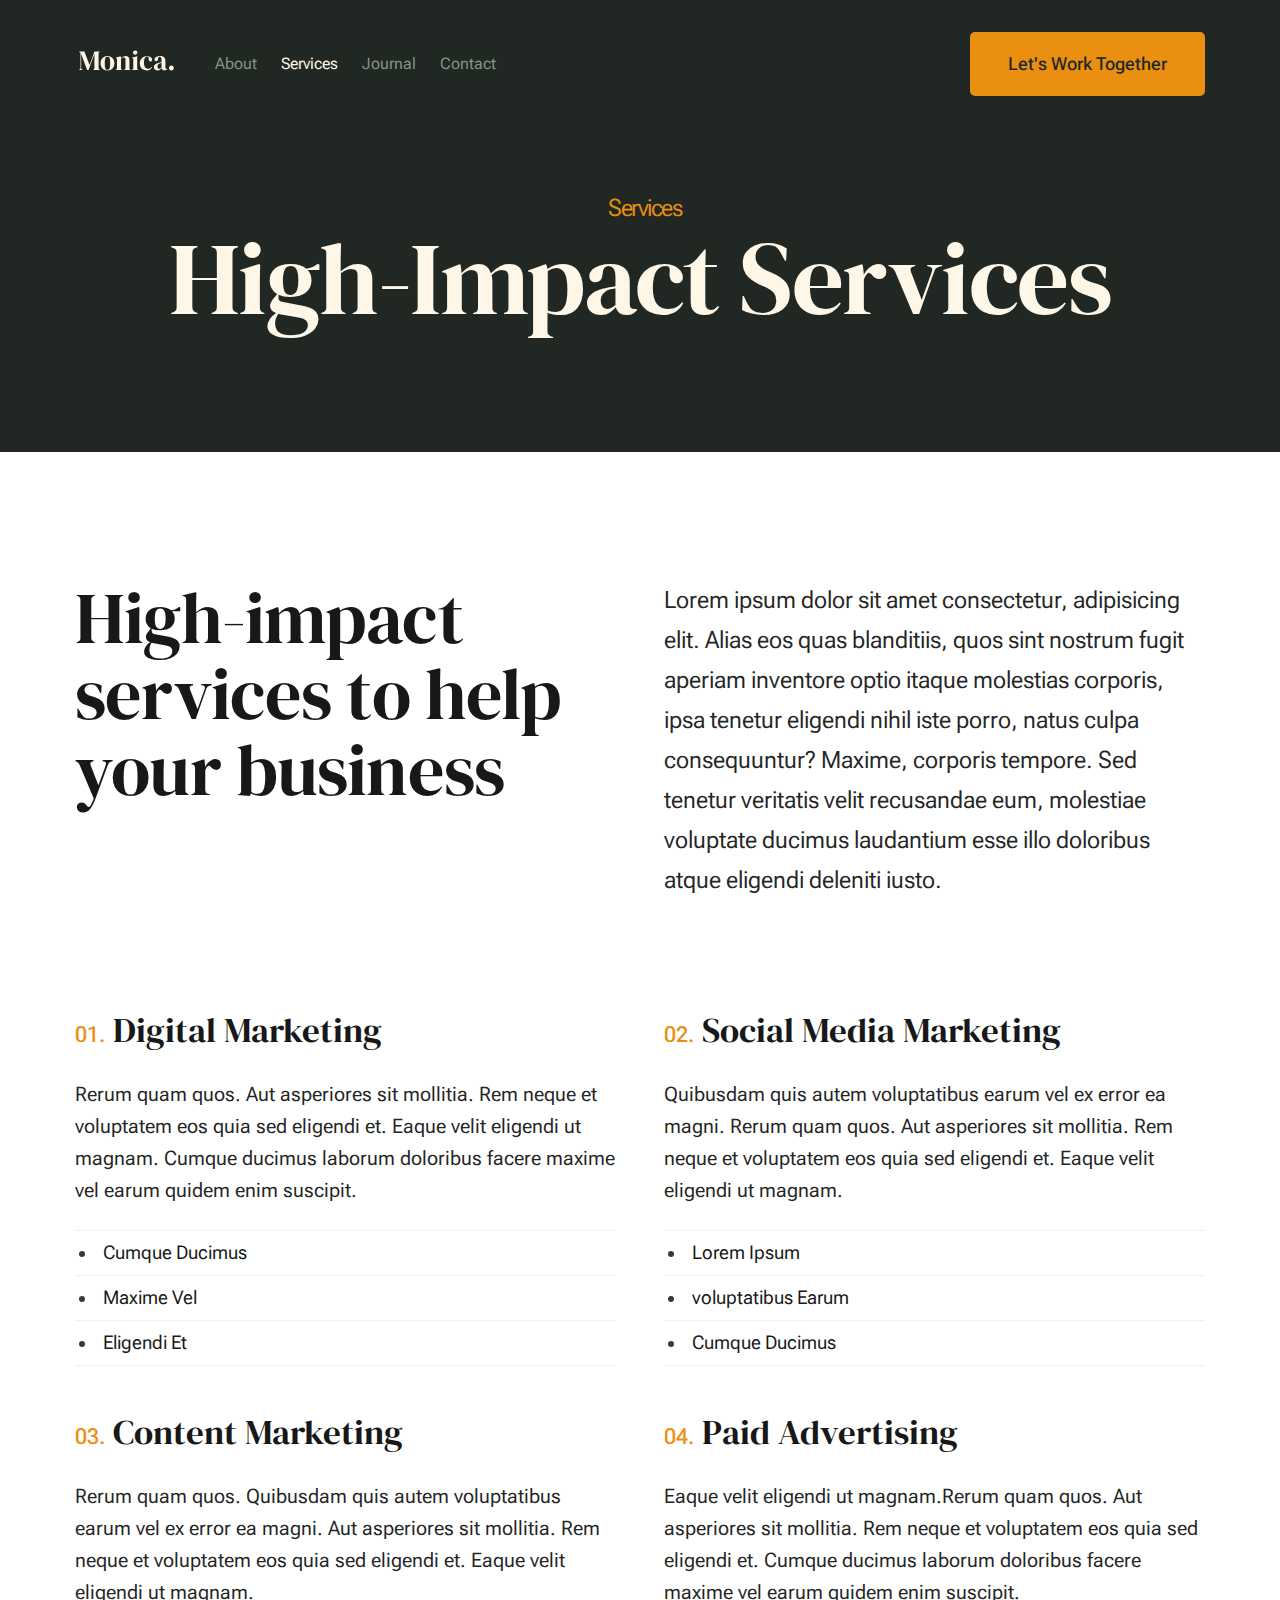
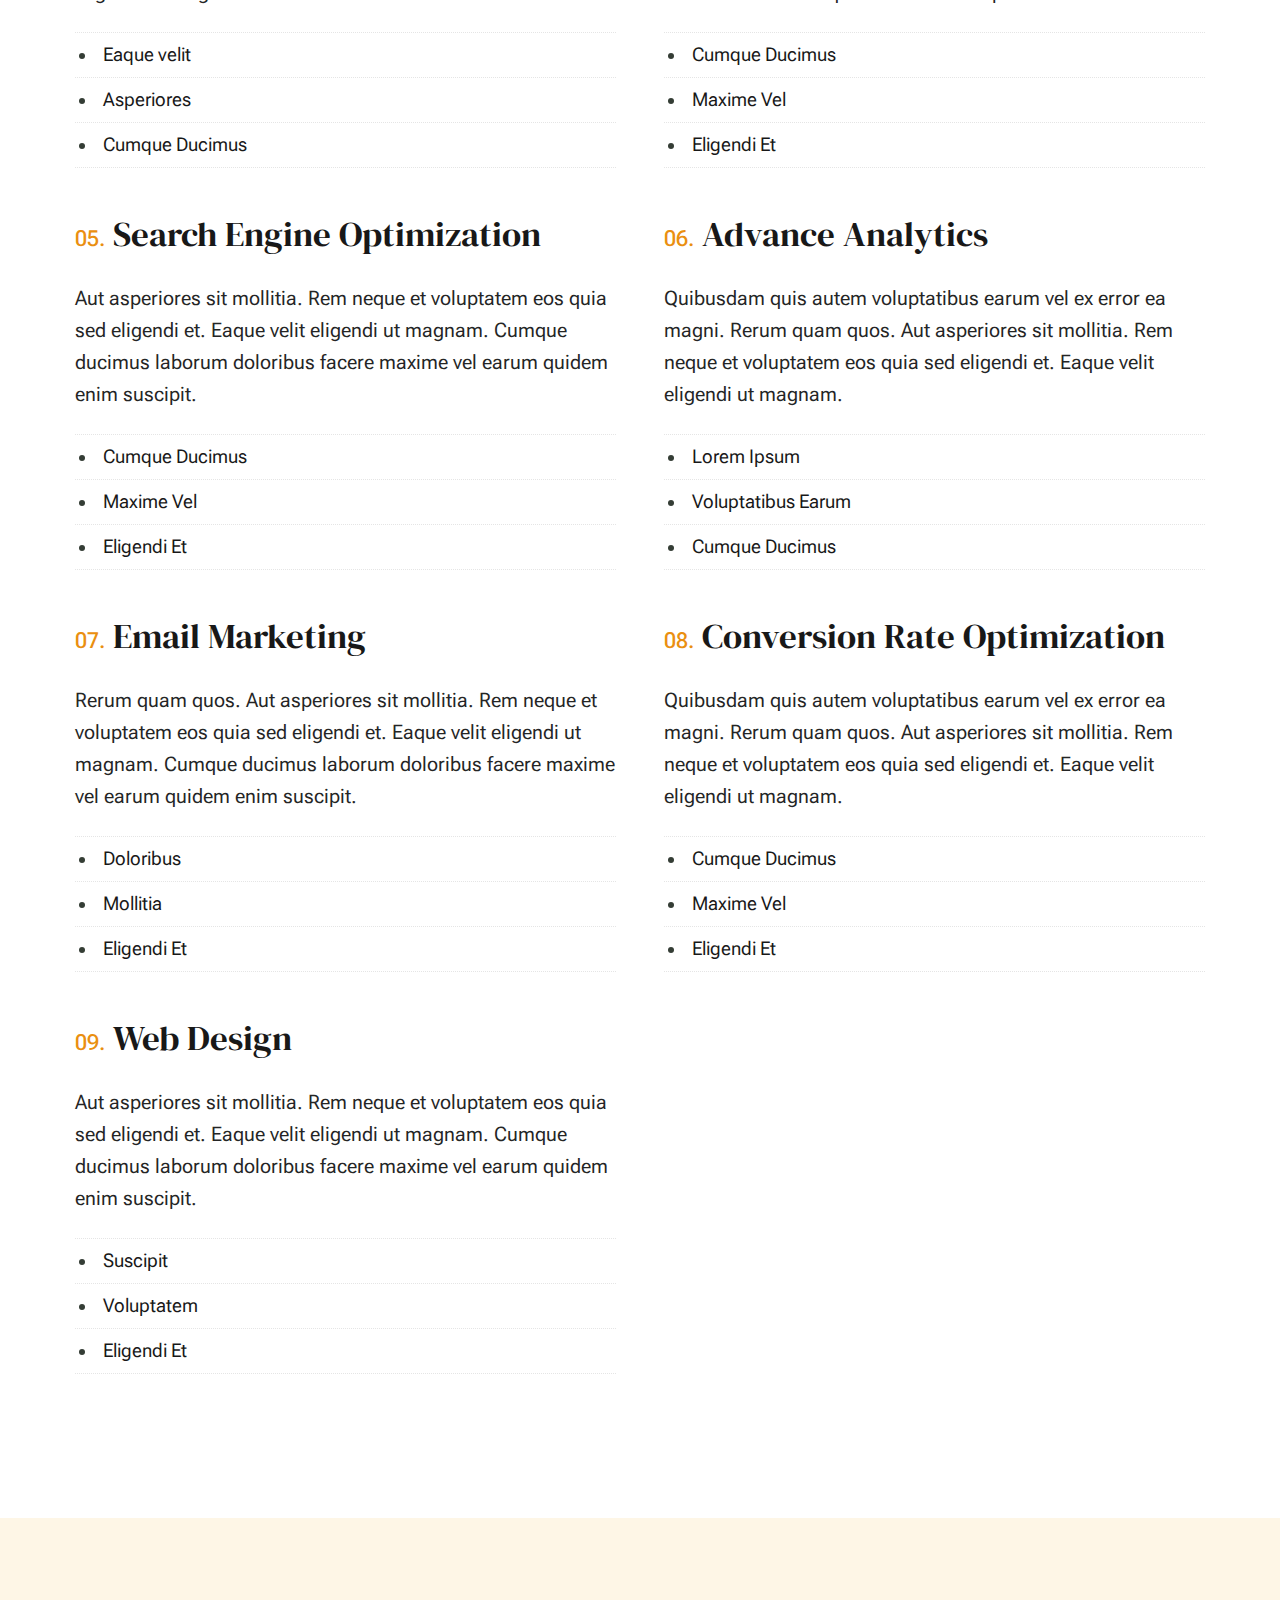
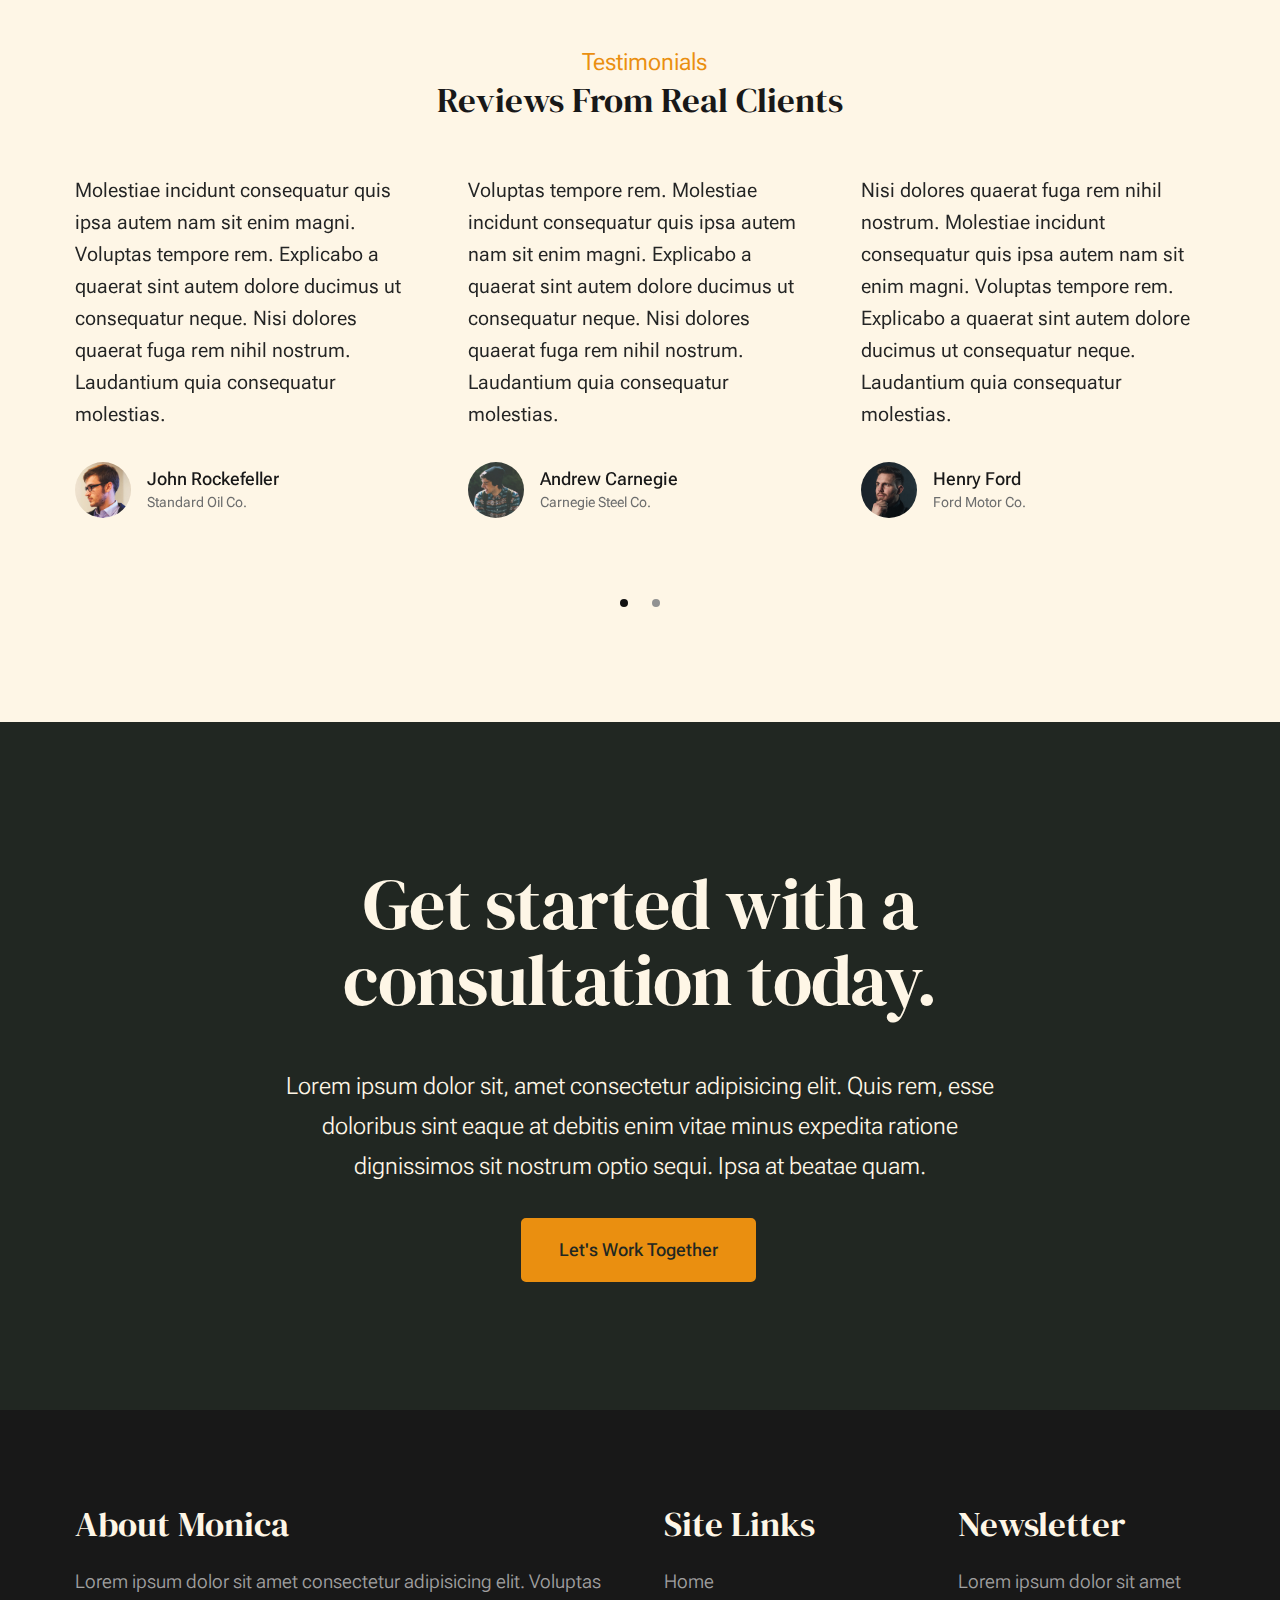
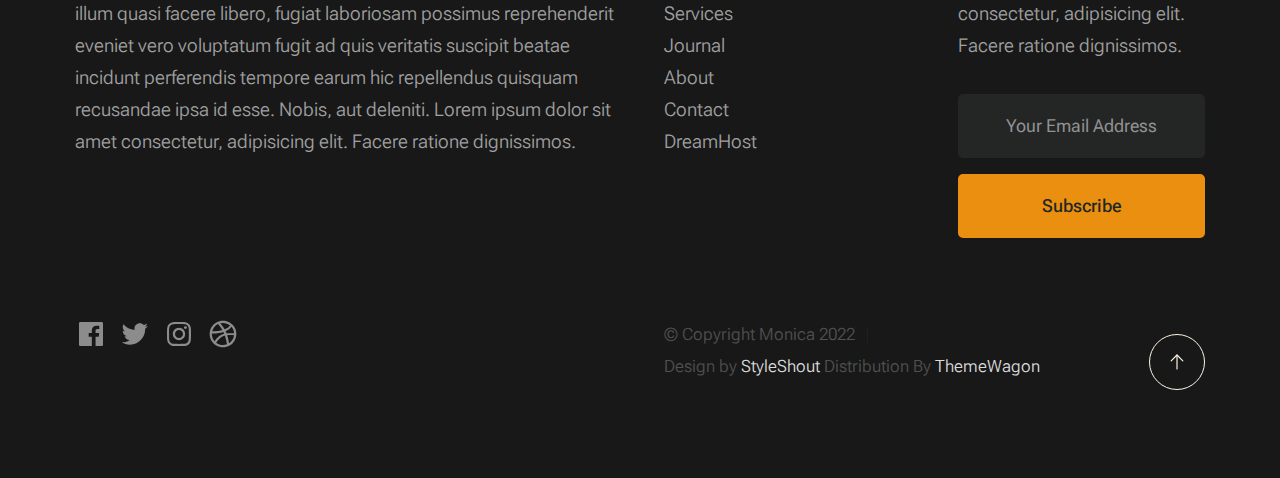
<file: services.html>
<!DOCTYPE html>
<html lang="en" class="no-js" >
<head>

    <!--- basic page needs
    ================================================== -->
    <meta charset="utf-8">
    <meta name="viewport" content="width=device-width, initial-scale=1">
    <title>Services - Monica</title>

    <script>
        document.documentElement.classList.remove('no-js');
        document.documentElement.classList.add('js');
    </script>

    <!-- CSS
    ================================================== -->
    <link rel="stylesheet" href="css/vendor.css">
    <link rel="stylesheet" href="css/styles.css">

    <!-- favicons
    ================================================== -->
    <link rel="apple-touch-icon" sizes="180x180" href="apple-touch-icon.png">
    <link rel="icon" type="image/png" sizes="32x32" href="favicon-32x32.png">
    <link rel="icon" type="image/png" sizes="16x16" href="favicon-16x16.png">
    <link rel="manifest" href="site.webmanifest">

</head>


<body id="top">


    <!-- preloader
    ================================================== -->
    <div id="preloader">
        <div id="loader" class="dots-fade">
            <div></div>
            <div></div>
            <div></div>
        </div>
    </div>


    <!-- page wrap
    ================================================== -->
    <div id="page" class="s-pagewrap">

        <!-- # site header 
        ================================================== -->
        <header class="s-header">

            <div class="row s-header__inner width-sixteen-col">

                <div class="s-header__block">
                    <div class="s-header__logo">
                        <a class="logo" href="index.html">
                            <img src="images/logo.svg" alt="Homepage">
                        </a>
                    </div>

                    <a class="s-header__menu-toggle" href="#0"><span>Menu</span></a>
                </div> <!-- end s-header__block -->

                <nav class="s-header__nav">
    
                    <ul class="s-header__menu-links">
                        <li><a href="about.html">About</a></li>
                        <li class="current"><a href="services.html">Services</a></li>
                        <li><a href="blog.html">Journal</a></li>
                        <li><a href="contact.html">Contact</a></li>
                    </ul> <!-- s-header__menu-links -->

                    <div class="s-header__contact">
                        <a href="contact.html" class="btn btn--primary s-header__contact-btn">Let's Work Together</a>                        
                    </div> <!-- s-header__contact -->
    
                </nav> <!-- end s-header__nav -->

            </div> <!-- end s-header__inner -->

        </header> <!-- end s-header -->

        <!-- # site main content
        ================================================== -->
        <section id="content" class="s-content">

               <section class="s-pageheader pageheader">
                    <div class="row">
                        <div class="column xl-12">
                            <h1 class="page-title">
                                <span class="page-title__small-type text-pretitle">Services</span>
                                High-Impact Services
                            </h1>
                            
                        </div>
                    </div>
               </section> <!-- pageheader -->  

               <section class="s-pagecontent pagecontent">

                    <div class="row pageintro">
                        <div class="column xl-6 lg-12">
                            <h2 class="text-display-title">High-impact services to help your business</h2>
                        </div>
                        <div class="column xl-6 lg-12 u-flexitem-x-right">
                            <p class="lead">
                            Lorem ipsum dolor sit amet consectetur, adipisicing elit. Alias eos quas blanditiis, quos sint nostrum fugit aperiam 
                            inventore optio itaque molestias corporis, ipsa tenetur eligendi nihil iste porro, natus culpa consequuntur? Maxime, 
                            corporis tempore. Sed tenetur veritatis velit recusandae eum, molestiae voluptate ducimus laudantium esse illo 
                            doloribus atque eligendi deleniti iusto. 
                            </p>
                        </div>                       
                    </div>  <!-- pageintro -->       

                    <div class="row">
                        <div class="column xl-12 grid-block">             
                            
                            <div class="grid-full grid-list-items list-items show-ctr">
                                
                                <div class="grid-list-items__item list-items__item">
                                    <div class="list-items__item-header">
                                        <h3 class="list-items__item-title">Digital Marketing</h3>
                                    </div>
                                    <div class="list-items__item-text">
                                        <p>
                                        Rerum quam quos. Aut asperiores 
                                        sit mollitia. Rem neque et voluptatem eos quia sed eligendi et. Eaque velit eligendi ut 
                                        magnam. Cumque ducimus laborum doloribus facere maxime vel earum quidem enim suscipit.
                                        </p>

                                        <ul class="list-services">
                                            <li>Cumque Ducimus</li>
                                            <li>Maxime Vel</li>
                                            <li>Eligendi Et</li>
                                        </ul>
                                    </div>
                                </div> <!-- end list-items__item -->
                                <div class="grid-list-items__item list-items__item">
                                    <div class="list-items__item-header">
                                        <h3 class="list-items__item-title">Social Media Marketing</h3>
                                    </div>
                                    <div class="list-items__item-text">
                                        <p>
                                        Quibusdam quis autem voluptatibus earum vel ex error ea magni. Rerum quam quos. Aut asperiores 
                                        sit mollitia. Rem neque et voluptatem eos quia sed eligendi et. Eaque velit eligendi ut 
                                        magnam.
                                        </p>

                                        <ul class="list-services">
                                            <li>Lorem Ipsum</li>
                                            <li>voluptatibus Earum</li>
                                            <li>Cumque Ducimus</li>
                                        </ul>
                                    </div>
                                </div> <!-- end list-items__item -->
                                <div class="grid-list-items__item list-items__item">
                                    <div class="list-items__item-header">
                                        <h3 class="list-items__item-title">Content Marketing</h3>
                                    </div>
                                    <div class="list-items__item-text">
                                        <p>
                                        Rerum quam quos. Quibusdam quis autem voluptatibus earum vel ex error ea magni. Aut asperiores 
                                        sit mollitia. Rem neque et voluptatem eos quia sed eligendi et. Eaque velit eligendi ut 
                                        magnam.
                                        </p>

                                        <ul class="list-services">
                                            <li>Eaque velit</li>
                                            <li>Asperiores</li>
                                            <li>Cumque Ducimus</li>
                                        </ul>
                                    </div>
                                </div> <!-- end list-items__item -->
                                <div class="grid-list-items__item list-items__item">
                                    <div class="list-items__item-header">
                                        <h3 class="list-items__item-title">Paid Advertising</h3>
                                    </div>
                                    <div class="list-items__item-text">
                                        <p>
                                        Eaque velit eligendi ut magnam.Rerum quam quos. Aut asperiores 
                                        sit mollitia. Rem neque et voluptatem eos quia sed eligendi et. 
                                        Cumque ducimus laborum doloribus facere maxime vel earum quidem enim suscipit.
                                        </p>

                                        <ul class="list-services">
                                            <li>Cumque Ducimus</li>
                                            <li>Maxime Vel</li>
                                            <li>Eligendi Et</li>
                                        </ul>
                                    </div>
                                </div> <!-- end list-items__item -->
                                <div class="grid-list-items__item list-items__item">
                                    <div class="list-items__item-header">
                                        <h3 class="list-items__item-title">Search Engine Optimization</h3>
                                    </div>
                                    <div class="list-items__item-text">
                                        <p>
                                        Aut asperiores sit mollitia. Rem neque et voluptatem eos quia sed eligendi et. Eaque velit eligendi ut 
                                        magnam. Cumque ducimus laborum doloribus facere maxime vel earum quidem enim suscipit.
                                        </p>

                                        <ul class="list-services">
                                            <li>Cumque Ducimus</li>
                                            <li>Maxime Vel</li>
                                            <li>Eligendi Et</li>
                                        </ul>
                                    </div>
                                </div> <!-- end list-items__item -->
                                <div class="grid-list-items__item list-items__item">
                                    <div class="list-items__item-header">
                                        <h3 class="list-items__item-title">Advance Analytics</h3>
                                    </div>
                                    <div class="list-items__item-text">
                                        <p>
                                        Quibusdam quis autem voluptatibus earum vel ex error ea magni. Rerum quam quos. Aut asperiores 
                                        sit mollitia. Rem neque et voluptatem eos quia sed eligendi et. Eaque velit eligendi ut 
                                        magnam.
                                        </p>

                                        <ul class="list-services">
                                            <li>Lorem Ipsum</li>
                                            <li>Voluptatibus Earum</li>
                                            <li>Cumque Ducimus</li>
                                        </ul>
                                    </div>
                                </div> <!-- end list-items__item -->
                                <div class="grid-list-items__item list-items__item">
                                    <div class="list-items__item-header">
                                        <h3 class="list-items__item-title">Email Marketing</h3>
                                    </div>
                                    <div class="list-items__item-text">
                                        <p>
                                        Rerum quam quos. Aut asperiores 
                                        sit mollitia. Rem neque et voluptatem eos quia sed eligendi et. Eaque velit eligendi ut 
                                        magnam. Cumque ducimus laborum doloribus facere maxime vel earum quidem enim suscipit.
                                        </p>

                                        <ul class="list-services">
                                            <li>Doloribus</li>
                                            <li>Mollitia</li>
                                            <li>Eligendi Et</li>
                                        </ul>
                                    </div>
                                </div> <!-- end list-items__item -->
                                <div class="grid-list-items__item list-items__item">
                                    <div class="list-items__item-header">
                                        <h3 class="list-items__item-title">Conversion Rate Optimization</h3>
                                    </div>
                                    <div class="list-items__item-text">
                                        <p>
                                        Quibusdam quis autem voluptatibus earum vel ex error ea magni. Rerum quam quos. Aut asperiores 
                                        sit mollitia. Rem neque et voluptatem eos quia sed eligendi et. Eaque velit eligendi ut 
                                        magnam.
                                        </p>

                                        <ul class="list-services">
                                            <li>Cumque Ducimus</li>
                                            <li>Maxime Vel</li>
                                            <li>Eligendi Et</li>
                                        </ul>
                                    </div>
                                </div> <!-- end list-items__item -->
                                <div class="grid-list-items__item list-items__item">
                                    <div class="list-items__item-header">
                                        <h3 class="list-items__item-title">Web Design</h3>
                                    </div>
                                    <div class="list-items__item-text">
                                        <p>
                                        Aut asperiores sit mollitia. Rem neque et voluptatem eos quia sed eligendi et. Eaque velit eligendi ut 
                                        magnam. Cumque ducimus laborum doloribus facere maxime vel earum quidem enim suscipit.
                                        </p>

                                        <ul class="list-services">
                                            <li>Suscipit</li>
                                            <li>Voluptatem</li>
                                            <li>Eligendi Et</li>
                                        </ul>
                                    </div>
                                </div> <!-- end list-items__item -->
    
                            </div> <!-- grid-list-items -->
                           

                        </div> <!-- end grid-block-->
                    </div> <!-- end row -->

               </section> <!-- pagecontent -->

               <section class="s-testimonials">

                    <div class="s-testimonials__header row row-x-center text-center">
                        <div class="column xl-8 lg-12">
        
                            <p class="text-pretitle">
                            Testimonials
                            </p>
                            <h3>
                            Reviews From Real Clients
                            </h3>                        
        
                        </div>
                    </div> <!--end s-testimonials__header -->

                    <div class="row s-testimonials__content">
                        <div class="column xl-12 testimonials">

                            <div class="swiper-container testimonials__slider page-slider">

                                <div class="swiper-wrapper">
                                    <div class="testimonials__slide swiper-slide">
                                        <p>
                                        Molestiae incidunt consequatur quis ipsa autem nam sit enim magni. Voluptas tempore rem. 
                                        Explicabo a quaerat sint autem dolore ducimus ut consequatur neque. Nisi dolores quaerat fuga rem nihil nostrum.
                                        Laudantium quia consequatur molestias.
                                        </p>
                                        <div class="testimonials__author">
                                            <img src="images/avatars/user-01.jpg" alt="Author image" class="testimonials__avatar">
                                            <cite class="testimonials__cite">
                                                <strong>John Rockefeller</strong>
                                                <span>Standard Oil Co.</span>
                                            </cite>
                                        </div>
                                    </div>
                                    <div class="testimonials__slide swiper-slide">
                                        <p>
                                        Voluptas tempore rem. Molestiae incidunt consequatur quis ipsa autem nam sit enim magni. 
                                        Explicabo a quaerat sint autem dolore ducimus ut consequatur neque. Nisi dolores quaerat fuga rem nihil nostrum.
                                        Laudantium quia consequatur molestias.
                                        </p>
                                        <div class="testimonials__author">
                                            <img src="images/avatars/user-04.jpg" alt="Author image" class="testimonials__avatar">
                                            <cite class="testimonials__cite">
                                                <strong>Andrew Carnegie</strong>
                                                <span>Carnegie Steel Co.</span>
                                            </cite>
                                        </div>
                                    </div>
                                    <div class="testimonials__slide swiper-slide">
                                        <p>
                                        Nisi dolores quaerat fuga rem nihil nostrum. Molestiae incidunt consequatur quis ipsa autem nam sit enim magni. 
                                        Voluptas tempore rem. Explicabo a quaerat sint autem dolore ducimus ut consequatur neque. 
                                        Laudantium quia consequatur molestias.
                                        </p>
                                        <div class="testimonials__author">
                                            <img src="images/avatars/user-06.jpg" alt="Author image" class="testimonials__avatar">
                                            <cite class="testimonials__cite">
                                                <strong>Henry Ford</strong>
                                                <span>Ford Motor Co.</span>
                                            </cite>
                                        </div>
                                    </div>
                                    <div class="testimonials__slide swiper-slide">
                                        <p>
                                        Molestiae incidunt consequatur quis ipsa autem nam sit enim magni. Voluptas tempore rem. 
                                        Explicabo a quaerat sint autem dolore ducimus ut consequatur neque. Nisi dolores quaerat fuga rem nihil nostrum.
                                        Laudantium quia consequatur molestias.
                                        </p>
                                        <div class="testimonials__author">
                                            <img src="images/avatars/user-02.jpg" alt="Author image" class="testimonials__avatar">
                                            <cite class="testimonials__cite">
                                                <strong>John Morgan</strong>
                                                <span>JP Morgan & Co.</span>
                                            </cite>
                                        </div>
                                    </div> 
                                </div> <!-- end swiper-wrapper --> 

                                <div class="swiper-pagination"></div>

                            </div> <!--end testimonials__slider --> 

                        </div> <!-- testimonials -->
                    </div> <!--end s-testimonials__content -->

               </section> <!-- end s-testimonials -->

        </section> <!-- s-content-->

        <!-- # cta
        ================================================== -->
        <section id="cta" class="s-cta">

            <div class="row row-x-center text-center">
                <div class="column xl-8 lg-12">

                    <div class="s-cta__content">
                        <h2 class="text-display-title">
                        Get started with a consultation today.
                        </h2>
                        <p class="lead">
                        Lorem ipsum dolor sit, amet consectetur adipisicing elit. Quis rem, esse doloribus sint eaque at debitis enim vitae minus expedita ratione dignissimos sit nostrum optio sequi. Ipsa at beatae quam.
                        </p>
                        <a href="contact.html" class="btn btn--primary">Let's Work Together</a>
                    </div>

                </div>
            </div>

        </section> <!-- end s-cta -->


        <!-- # footer 
        ================================================== -->
        <footer class="s-footer">
            <div class="row s-footer__content">
                <div class="column xl-6 lg-6 md-12 s-footer__block s-footer__about">                    
                    <h3>About Monica</h3>
                    <p>
                    Lorem ipsum dolor sit amet consectetur adipisicing elit. Voluptas illum quasi facere libero, 
                    fugiat laboriosam possimus reprehenderit eveniet vero voluptatum fugit ad quis veritatis suscipit beatae 
                    incidunt perferendis tempore earum hic repellendus quisquam recusandae ipsa id esse. Nobis, aut deleniti.
                    Lorem ipsum dolor sit amet consectetur, adipisicing elit. Facere ratione dignissimos.
                    </p>               
                </div>                
                <div class="column xl-3 lg-6 md-12 s-footer__block s-footer__site-links">
                    <h3>Site Links</h3>
                    <ul class="link-list">
                        <li><a href="index.html">Home</a></li>
                        <li><a href="services.html">Services</a></li>
                        <li><a href="blog.html">Journal</a></li>
                        <li><a href="about.html">About</a></li>
                        <li><a href="contact.html">Contact</a></li>
                        <li><a href="https://www.dreamhost.com/r.cgi?287326">DreamHost</a></li>
                    </ul>
                </div>
                <div class="column xl-3 lg-6 md-12 tab-12 s-footer__block s-footer__newsletter">
                    <h3>Newsletter</h3>

                    <p>
                    Lorem ipsum dolor sit amet consectetur, adipisicing elit. Facere ratione dignissimos.
                    </p>

                    <div class="subscribe-form">
                        <form id="mc-form" class="mc-form">
                            <input type="email" name="EMAIL" id="mce-EMAIL" class="u-fullwidth text-center" placeholder="Your Email Address" title="The domain portion of the email address is invalid (the portion after the @)." pattern="^([^\x00-\x20\x22\x28\x29\x2c\x2e\x3a-\x3c\x3e\x40\x5b-\x5d\x7f-\xff]+|\x22([^\x0d\x22\x5c\x80-\xff]|\x5c[\x00-\x7f])*\x22)(\x2e([^\x00-\x20\x22\x28\x29\x2c\x2e\x3a-\x3c\x3e\x40\x5b-\x5d\x7f-\xff]+|\x22([^\x0d\x22\x5c\x80-\xff]|\x5c[\x00-\x7f])*\x22))*\x40([^\x00-\x20\x22\x28\x29\x2c\x2e\x3a-\x3c\x3e\x40\x5b-\x5d\x7f-\xff]+|\x5b([^\x0d\x5b-\x5d\x80-\xff]|\x5c[\x00-\x7f])*\x5d)(\x2e([^\x00-\x20\x22\x28\x29\x2c\x2e\x3a-\x3c\x3e\x40\x5b-\x5d\x7f-\xff]+|\x5b([^\x0d\x5b-\x5d\x80-\xff]|\x5c[\x00-\x7f])*\x5d))*(\.\w{2,})+$" required>
                            <input type="submit" name="subscribe" value="Subscribe" class="btn btn--primary btn--small u-fullwidth">
                            <!-- <div style="position: absolute; left: -5000px;" aria-hidden="true"><input type="text" name="b_cdb7b577e41181934ed6a6a44_9a91cfe7b3" tabindex="-1" value=""></div> -->
                            <div class="mc-status"></div>
                        </form>
                    </div>
                </div>
            </div>    
            
            <div class="row s-footer__bottom">
                <div class="column xl-6 lg-12">
                    <ul class="s-footer__social social-list">
                        <li>
                            <a href="#0">
                                <svg xmlns="http://www.w3.org/2000/svg" width="24" height="24" viewBox="0 0 24 24" style="fill:rgba(0, 0, 0, 1);transform:;-ms-filter:"><path d="M20,3H4C3.447,3,3,3.448,3,4v16c0,0.552,0.447,1,1,1h8.615v-6.96h-2.338v-2.725h2.338v-2c0-2.325,1.42-3.592,3.5-3.592 c0.699-0.002,1.399,0.034,2.095,0.107v2.42h-1.435c-1.128,0-1.348,0.538-1.348,1.325v1.735h2.697l-0.35,2.725h-2.348V21H20 c0.553,0,1-0.448,1-1V4C21,3.448,20.553,3,20,3z"></path></svg>
                                <span class="u-screen-reader-text">Facebook</span>
                            </a>
                        </li>
                        <li>
                            <a href="#0">
                                <svg xmlns="http://www.w3.org/2000/svg" width="24" height="24" viewBox="0 0 24 24" style="fill:rgba(0, 0, 0, 1);transform:;-ms-filter:"><path d="M19.633,7.997c0.013,0.175,0.013,0.349,0.013,0.523c0,5.325-4.053,11.461-11.46,11.461c-2.282,0-4.402-0.661-6.186-1.809 c0.324,0.037,0.636,0.05,0.973,0.05c1.883,0,3.616-0.636,5.001-1.721c-1.771-0.037-3.255-1.197-3.767-2.793 c0.249,0.037,0.499,0.062,0.761,0.062c0.361,0,0.724-0.05,1.061-0.137c-1.847-0.374-3.23-1.995-3.23-3.953v-0.05 c0.537,0.299,1.16,0.486,1.82,0.511C3.534,9.419,2.823,8.184,2.823,6.787c0-0.748,0.199-1.434,0.548-2.032 c1.983,2.443,4.964,4.04,8.306,4.215c-0.062-0.3-0.1-0.611-0.1-0.923c0-2.22,1.796-4.028,4.028-4.028 c1.16,0,2.207,0.486,2.943,1.272c0.91-0.175,1.782-0.512,2.556-0.973c-0.299,0.935-0.936,1.721-1.771,2.22 c0.811-0.088,1.597-0.312,2.319-0.624C21.104,6.712,20.419,7.423,19.633,7.997z"></path></svg>
                                <span class="u-screen-reader-text">Twitter</span>
                            </a>
                        </li>
                        <li>
                            <a href="#0">
                                <svg xmlns="http://www.w3.org/2000/svg" width="24" height="24" viewBox="0 0 24 24" style="fill:rgba(0, 0, 0, 1);transform:;-ms-filter:"><path d="M11.999,7.377c-2.554,0-4.623,2.07-4.623,4.623c0,2.554,2.069,4.624,4.623,4.624c2.552,0,4.623-2.07,4.623-4.624 C16.622,9.447,14.551,7.377,11.999,7.377L11.999,7.377z M11.999,15.004c-1.659,0-3.004-1.345-3.004-3.003 c0-1.659,1.345-3.003,3.004-3.003s3.002,1.344,3.002,3.003C15.001,13.659,13.658,15.004,11.999,15.004L11.999,15.004z"></path><circle cx="16.806" cy="7.207" r="1.078"></circle><path d="M20.533,6.111c-0.469-1.209-1.424-2.165-2.633-2.632c-0.699-0.263-1.438-0.404-2.186-0.42 c-0.963-0.042-1.268-0.054-3.71-0.054s-2.755,0-3.71,0.054C7.548,3.074,6.809,3.215,6.11,3.479C4.9,3.946,3.945,4.902,3.477,6.111 c-0.263,0.7-0.404,1.438-0.419,2.186c-0.043,0.962-0.056,1.267-0.056,3.71c0,2.442,0,2.753,0.056,3.71 c0.015,0.748,0.156,1.486,0.419,2.187c0.469,1.208,1.424,2.164,2.634,2.632c0.696,0.272,1.435,0.426,2.185,0.45 c0.963,0.042,1.268,0.055,3.71,0.055s2.755,0,3.71-0.055c0.747-0.015,1.486-0.157,2.186-0.419c1.209-0.469,2.164-1.424,2.633-2.633 c0.263-0.7,0.404-1.438,0.419-2.186c0.043-0.962,0.056-1.267,0.056-3.71s0-2.753-0.056-3.71C20.941,7.57,20.801,6.819,20.533,6.111z M19.315,15.643c-0.007,0.576-0.111,1.147-0.311,1.688c-0.305,0.787-0.926,1.409-1.712,1.711c-0.535,0.199-1.099,0.303-1.67,0.311 c-0.95,0.044-1.218,0.055-3.654,0.055c-2.438,0-2.687,0-3.655-0.055c-0.569-0.007-1.135-0.112-1.669-0.311 c-0.789-0.301-1.414-0.923-1.719-1.711c-0.196-0.534-0.302-1.099-0.311-1.669c-0.043-0.95-0.053-1.218-0.053-3.654 c0-2.437,0-2.686,0.053-3.655c0.007-0.576,0.111-1.146,0.311-1.687c0.305-0.789,0.93-1.41,1.719-1.712 c0.534-0.198,1.1-0.303,1.669-0.311c0.951-0.043,1.218-0.055,3.655-0.055c2.437,0,2.687,0,3.654,0.055 c0.571,0.007,1.135,0.112,1.67,0.311c0.786,0.303,1.407,0.925,1.712,1.712c0.196,0.534,0.302,1.099,0.311,1.669 c0.043,0.951,0.054,1.218,0.054,3.655c0,2.436,0,2.698-0.043,3.654H19.315z"></path></svg>
                                <span class="u-screen-reader-text">Instagram</span>
                            </a>
                        </li>
                        <li>
                            <a href="#0">
                                <svg xmlns="http://www.w3.org/2000/svg" width="24" height="24" viewBox="0 0 24 24" style="fill: rgba(0, 0, 0, 1);transform: ;msFilter:;"><path d="M20.66 6.98a9.932 9.932 0 0 0-3.641-3.64C15.486 2.447 13.813 2 12 2s-3.486.447-5.02 1.34c-1.533.893-2.747 2.107-3.64 3.64S2 10.187 2 12s.446 3.487 1.34 5.02a9.924 9.924 0 0 0 3.641 3.64C8.514 21.553 10.187 22 12 22s3.486-.447 5.02-1.34a9.932 9.932 0 0 0 3.641-3.64C21.554 15.487 22 13.813 22 12s-.446-3.487-1.34-5.02zM12 3.66c2 0 3.772.64 5.32 1.919-.92 1.174-2.286 2.14-4.1 2.9-1.002-1.813-2.088-3.327-3.261-4.54A7.715 7.715 0 0 1 12 3.66zM5.51 6.8a8.116 8.116 0 0 1 2.711-2.22c1.212 1.201 2.325 2.7 3.34 4.5-2 .6-4.114.9-6.341.9-.573 0-1.006-.013-1.3-.04A8.549 8.549 0 0 1 5.51 6.8zM3.66 12c0-.054.003-.12.01-.2.007-.08.01-.146.01-.2.254.014.641.02 1.161.02 2.666 0 5.146-.367 7.439-1.1.187.373.381.793.58 1.26-1.32.293-2.674 1.006-4.061 2.14S6.4 16.247 5.76 17.5c-1.4-1.587-2.1-3.42-2.1-5.5zM12 20.34c-1.894 0-3.594-.587-5.101-1.759.601-1.187 1.524-2.322 2.771-3.401 1.246-1.08 2.483-1.753 3.71-2.02a29.441 29.441 0 0 1 1.56 6.62 8.166 8.166 0 0 1-2.94.56zm7.08-3.96a8.351 8.351 0 0 1-2.58 2.621c-.24-2.08-.7-4.107-1.379-6.081.932-.066 1.765-.1 2.5-.1.799 0 1.686.034 2.659.1a8.098 8.098 0 0 1-1.2 3.46zm-1.24-5c-1.16 0-2.233.047-3.22.14a27.053 27.053 0 0 0-.68-1.62c2.066-.906 3.532-2.006 4.399-3.3 1.2 1.414 1.854 3.027 1.96 4.84-.812-.04-1.632-.06-2.459-.06z"></path></svg>
                                <span class="u-screen-reader-text">Dribbble</span>
                            </a>
                        </li>
                    </ul> <!-- end s-footer__social -->
                </div>
                <div class="column xl-6 lg-12">
                    <p class="ss-copyright">
                        <span>© Copyright Monica 2022</span> 
                        <span>Design by <a href="https://www.styleshout.com/">StyleShout</a> Distribution By <a href="https://themewagon.com">ThemeWagon</a></span>
                    </p>
                </div>

                <div class="ss-go-top">
                    <a class="smoothscroll" title="Back to Top" href="#top">
                        <svg xmlns="http://www.w3.org/2000/svg" viewBox="0 0 24 24" width="36" height="36" fill="none" stroke="#ffffff" stroke-width="1" stroke-linecap="round" stroke-linejoin="round">&lt;!--!  Atomicons Free 1.00 by @atisalab License - https://atomicons.com/license/ (Icons: CC BY 4.0) Copyright 2021 Atomicons --&gt;<polyline points="17 11 12 6 7 11"></polyline><line x1="12" y1="18" x2="12" y2="6"></line></svg>
                    </a>
                </div> <!-- end ss-go-top -->
            </div>
            
        </footer> <!-- end s-footer -->

    </div> <!-- end page-wrap -->

    <!-- Java Script
    ================================================== -->
    <script src="js/plugins.js"></script>
    <script src="js/main.js"></script>

</body>
</html>
</file>
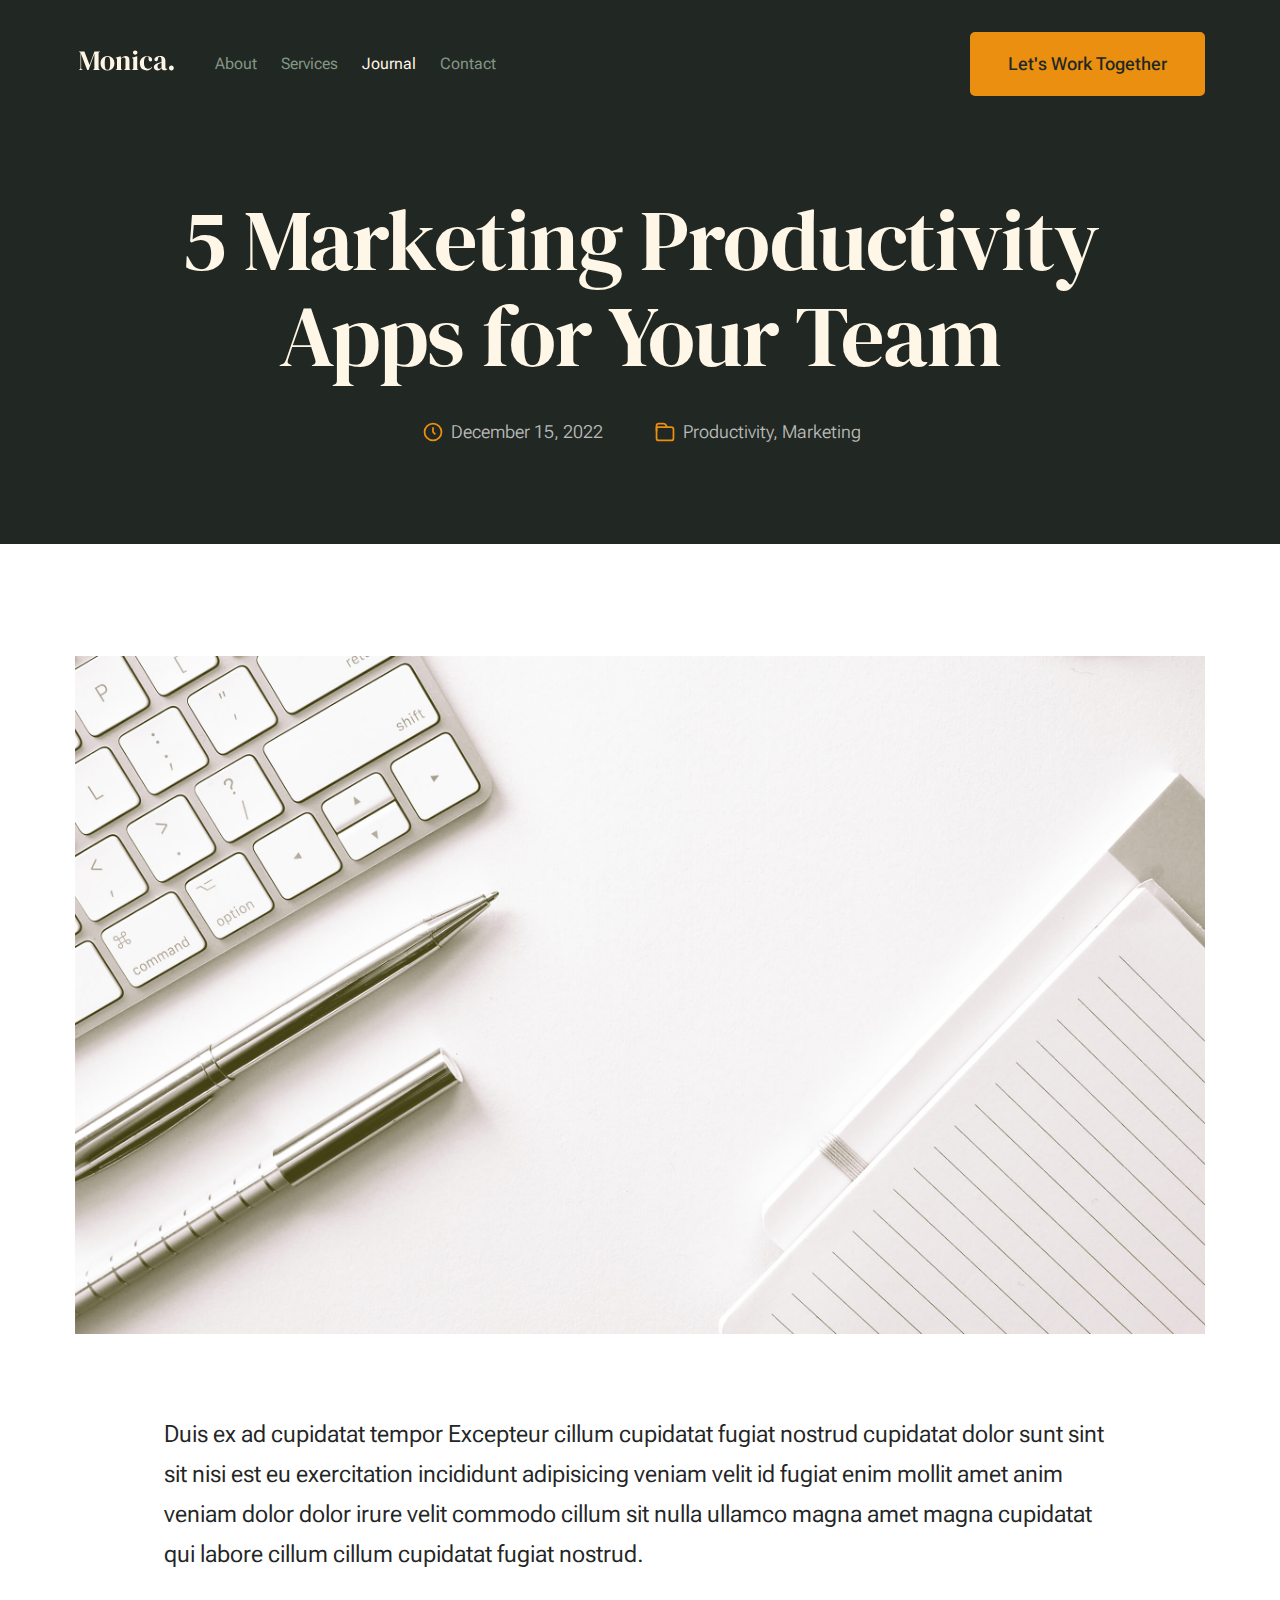
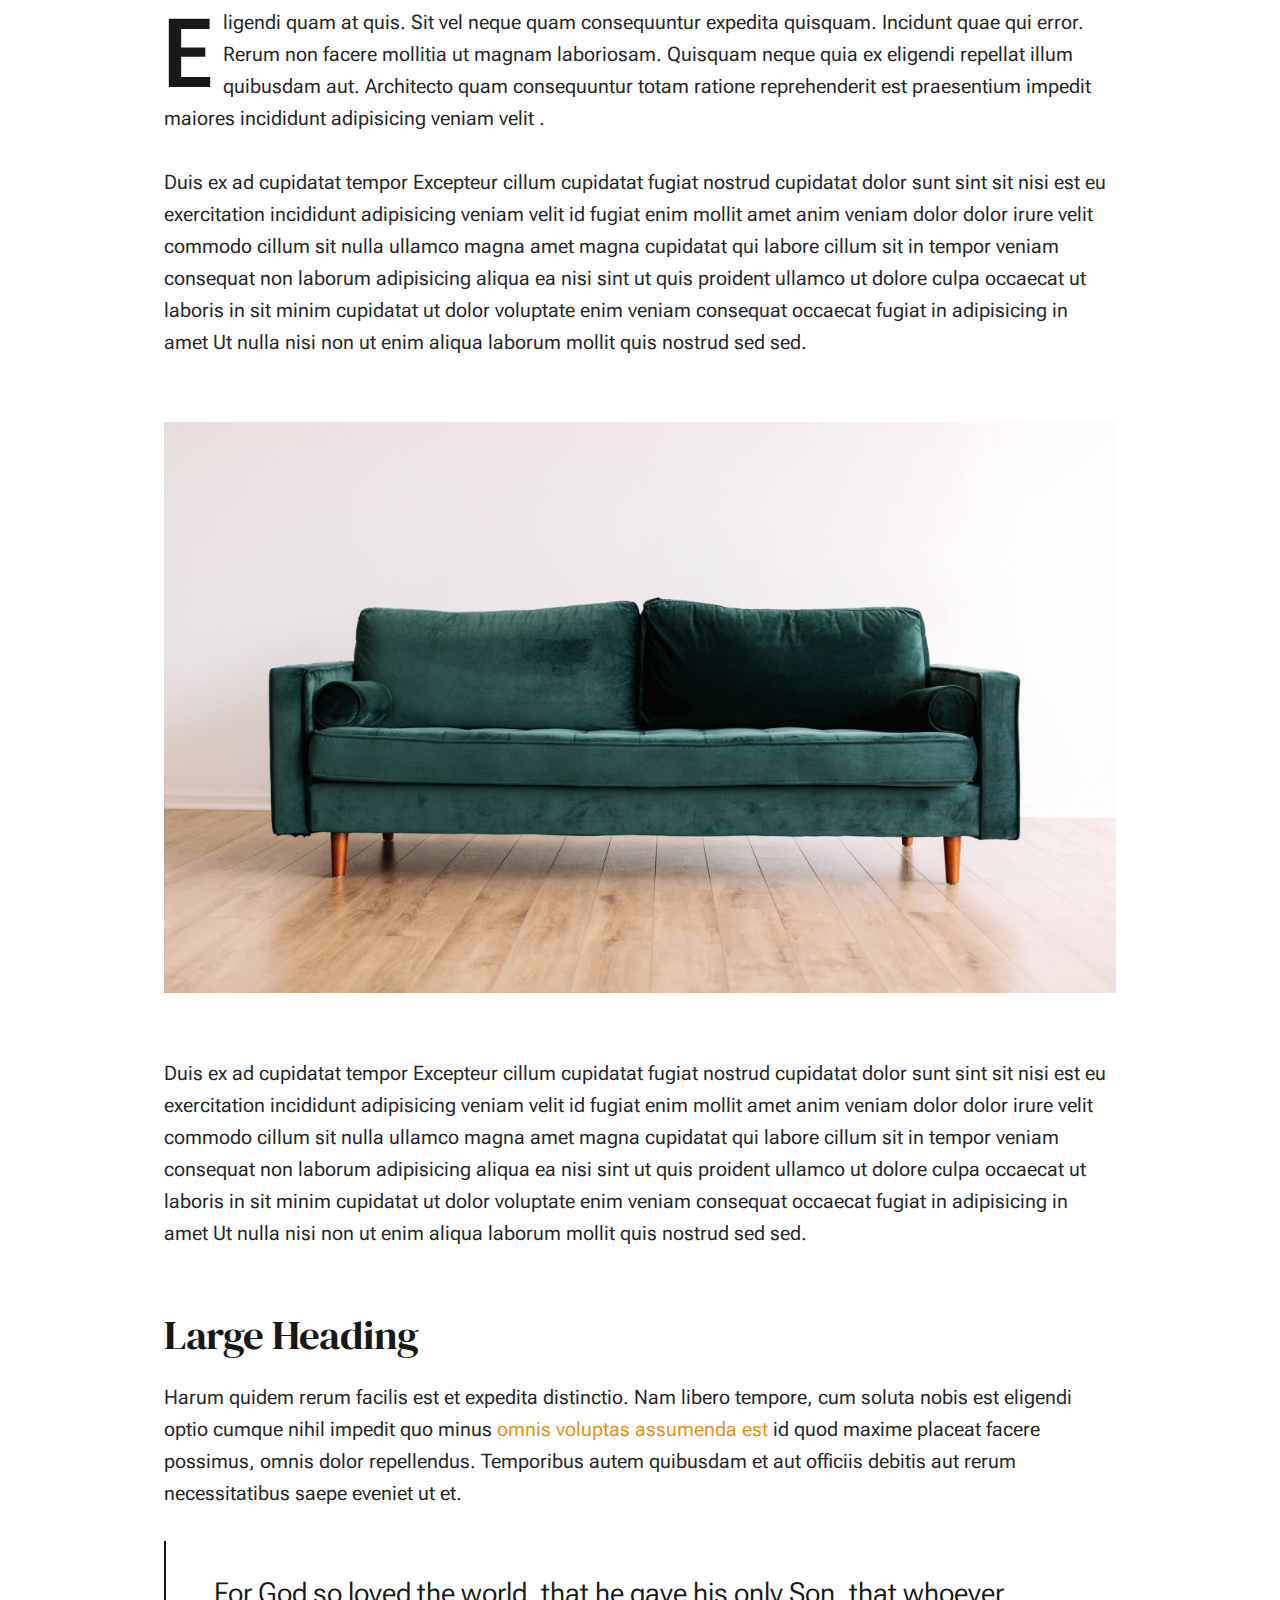
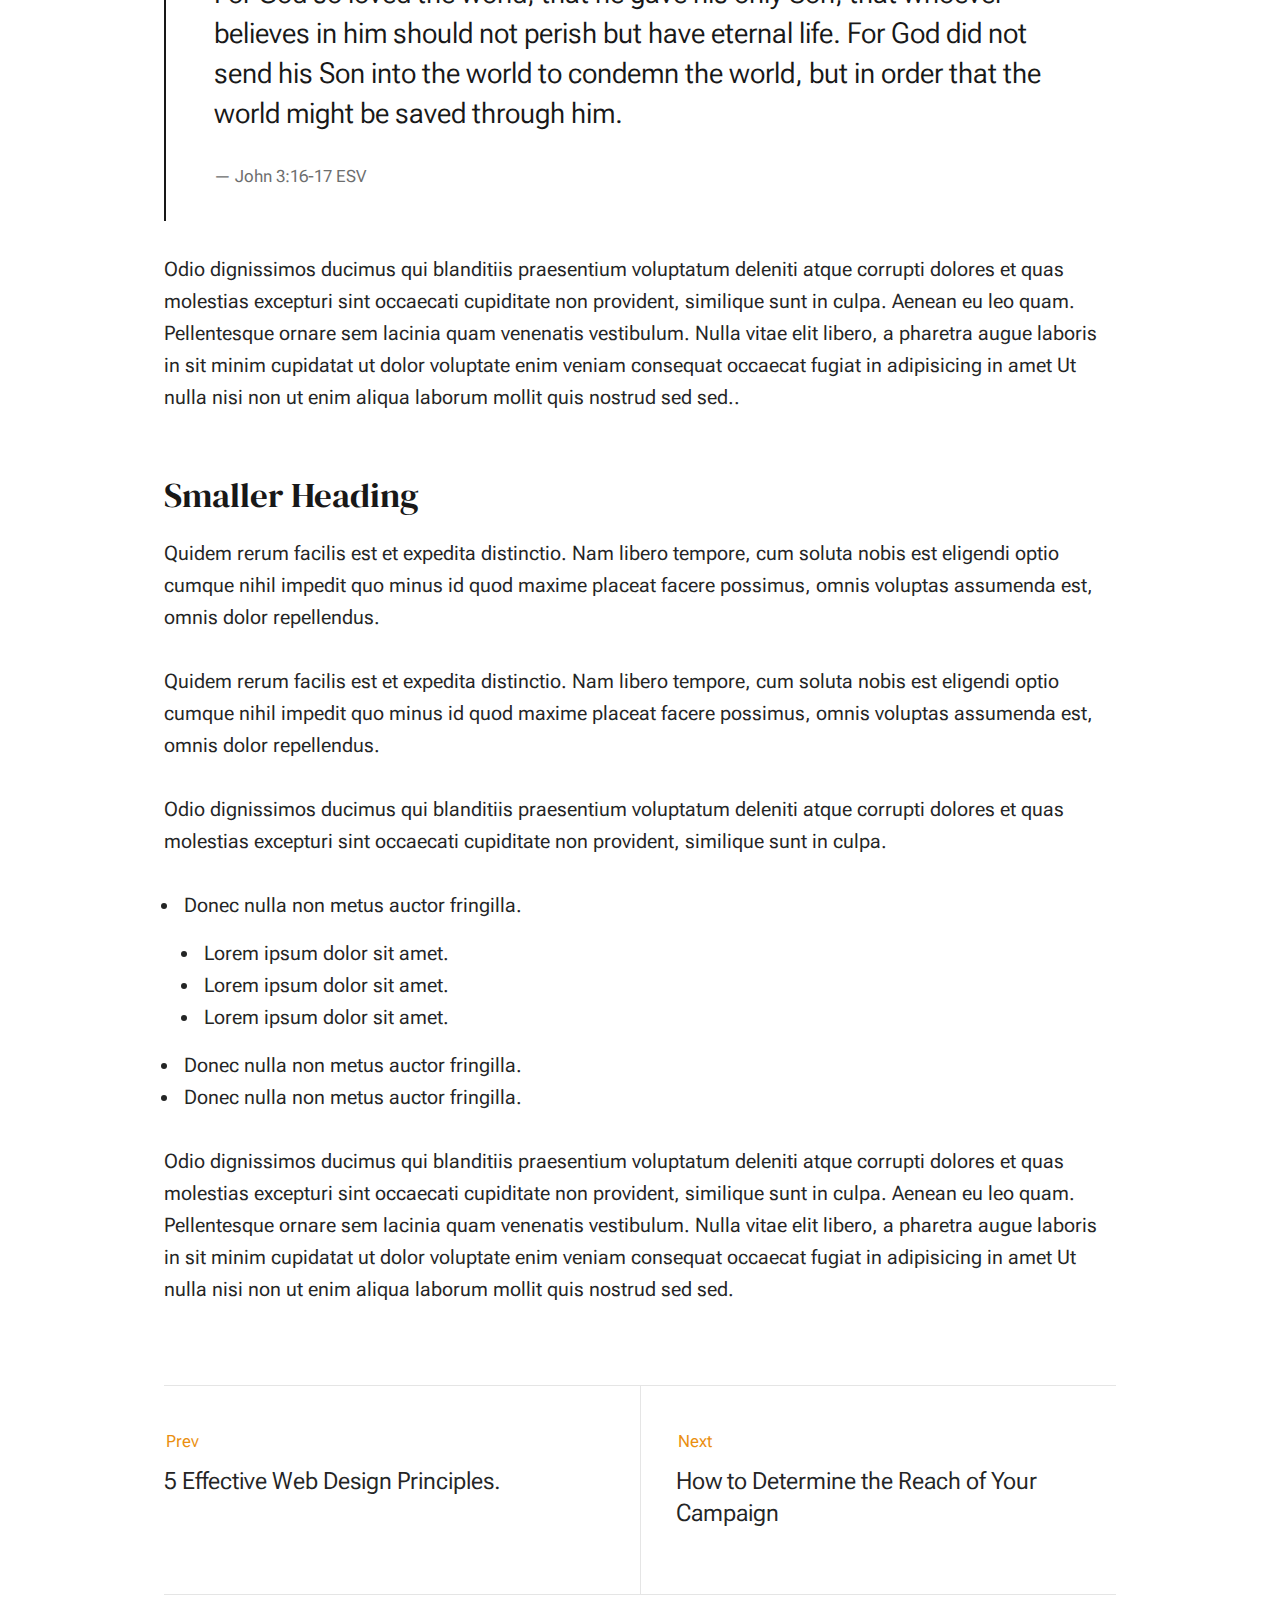
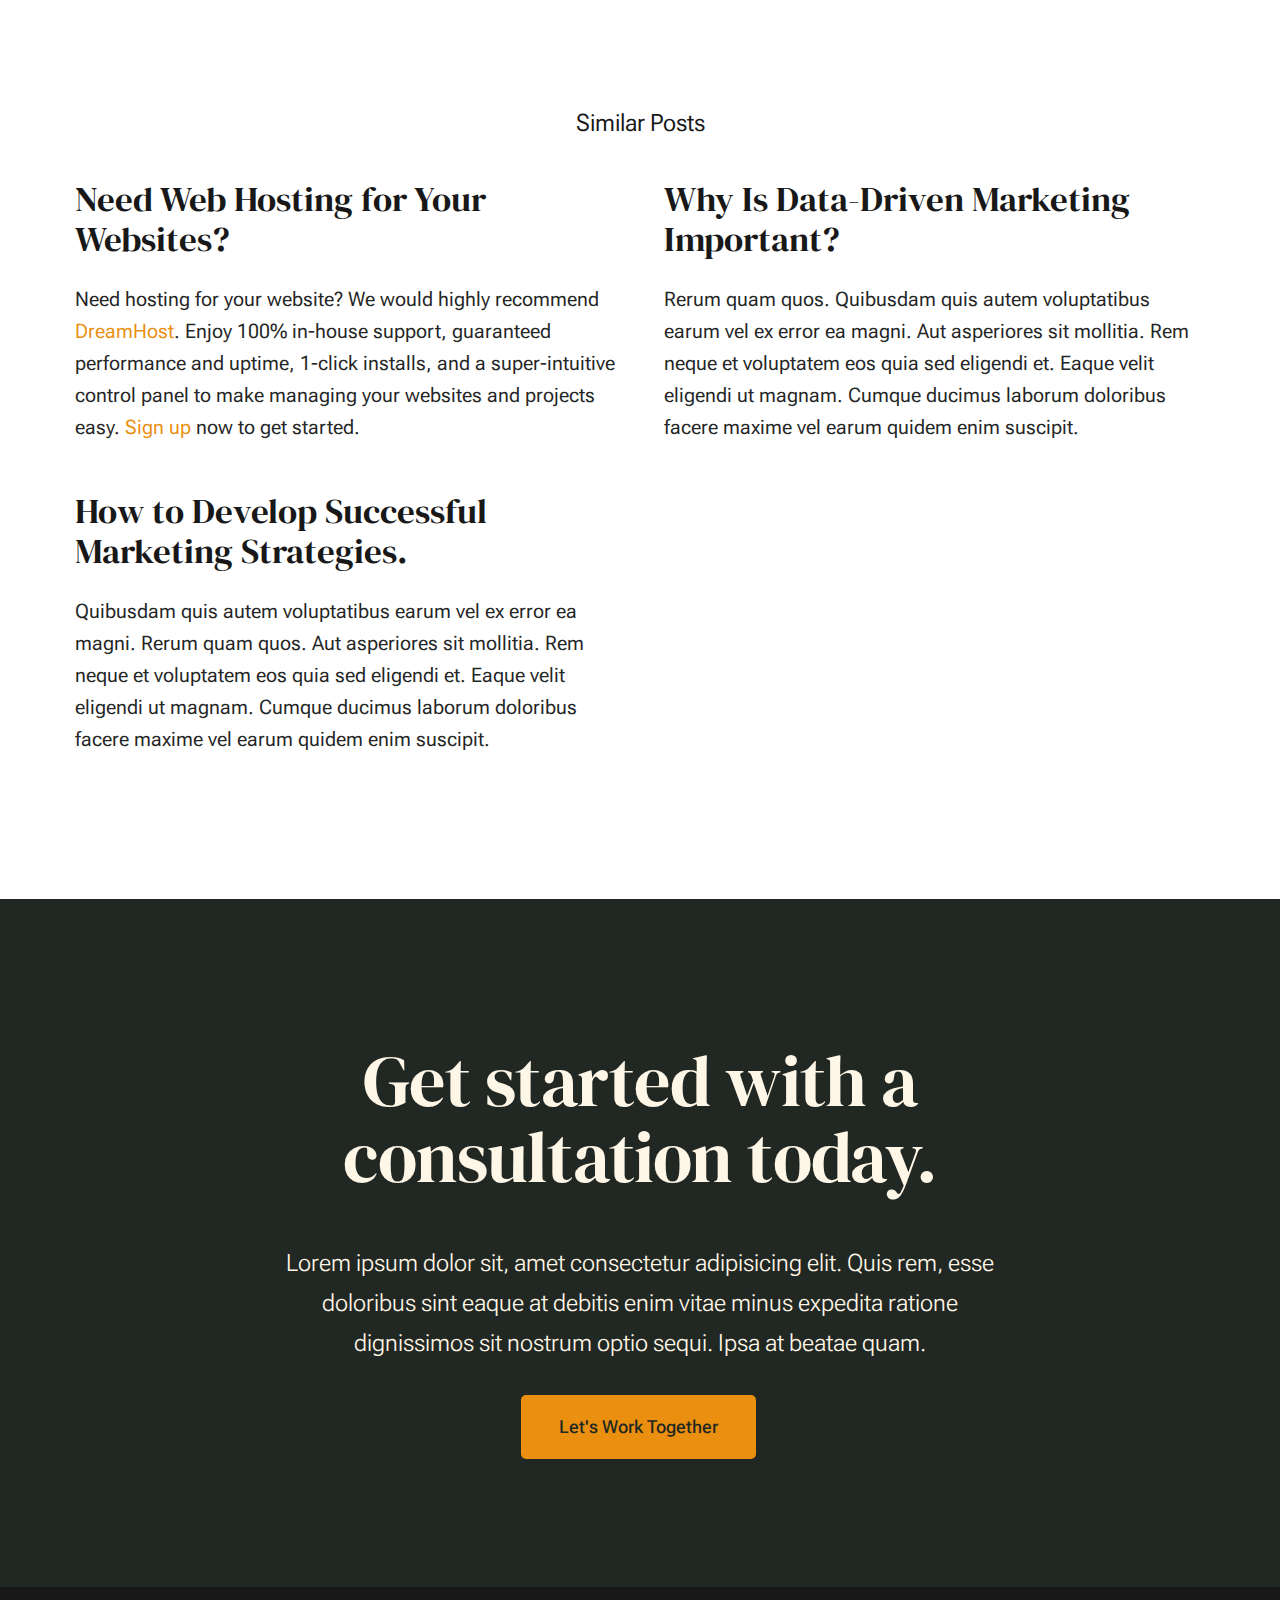
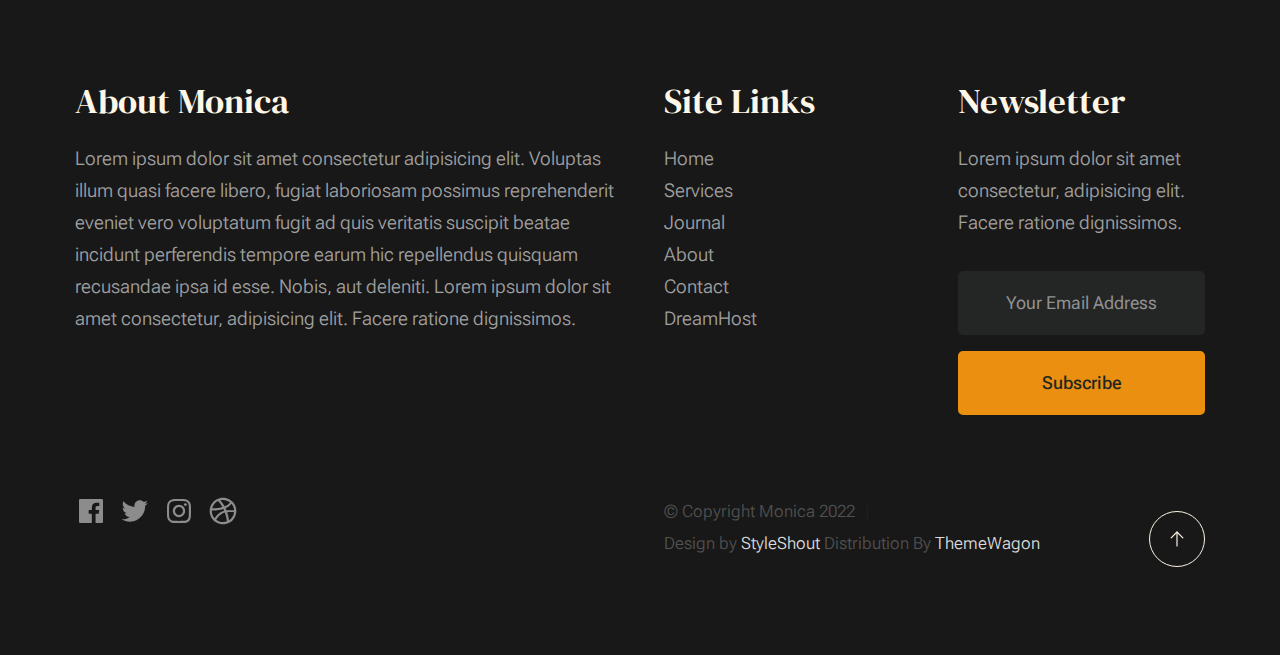
<file: single.html>
<!DOCTYPE html>
<html lang="en" class="no-js" >
<head>

    <!--- basic page needs
    ================================================== -->
    <meta charset="utf-8">
    <meta name="viewport" content="width=device-width, initial-scale=1">
    <title>Single - Monica</title>

    <script>
        document.documentElement.classList.remove('no-js');
        document.documentElement.classList.add('js');
    </script>

    <!-- CSS
    ================================================== -->
    <link rel="stylesheet" href="css/vendor.css">
    <link rel="stylesheet" href="css/styles.css">

    <!-- favicons
    ================================================== -->
    <link rel="apple-touch-icon" sizes="180x180" href="apple-touch-icon.png">
    <link rel="icon" type="image/png" sizes="32x32" href="favicon-32x32.png">
    <link rel="icon" type="image/png" sizes="16x16" href="favicon-16x16.png">
    <link rel="manifest" href="site.webmanifest">

</head>


<body id="top">


    <!-- preloader
    ================================================== -->
    <div id="preloader">
        <div id="loader" class="dots-fade">
            <div></div>
            <div></div>
            <div></div>
        </div>
    </div>


    <!-- page wrap
    ================================================== -->
    <div id="page" class="s-pagewrap">


        <!-- # site header 
        ================================================== -->
        <header class="s-header">

            <div class="row s-header__inner width-sixteen-col">

                <div class="s-header__block">
                    <div class="s-header__logo">
                        <a class="logo" href="index.html">
                            <img src="images/logo.svg" alt="Homepage">
                        </a>
                    </div>

                    <a class="s-header__menu-toggle" href="#0"><span>Menu</span></a>
                </div> <!-- end s-header__block -->

                <nav class="s-header__nav">    
                    <ul class="s-header__menu-links">
                        <li><a href="about.html">About</a></li>
                        <li><a href="services.html">Services</a></li>
                        <li class="current"><a href="blog.html">Journal</a></li>
                        <li><a href="contact.html">Contact</a></li>
                    </ul> <!-- s-header__menu-links -->

                    <div class="s-header__contact">
                        <a href="contact.html" class="btn btn--primary s-header__contact-btn">Let's Work Together</a>
                        
                    </div> <!-- s-header__contact -->    
                </nav> <!-- end s-header__nav -->

            </div> <!-- end s-header__inner -->

        </header> <!-- end s-header -->


        <!-- # site main content
        ================================================== -->
        <article id="content" class="s-content entry">

            <div class="s-pageheader entry__header">
                <div class="row">
                    <div class="column xl-12">

                        <h1 class="entry__title">
                            5 Marketing Productivity Apps for Your Team
                        </h1> <!-- end entry__title -->

                        <div class="entry__meta">
                            <div class="entry__meta-date">
                                <svg width="24" height="24" fill="none" viewBox="0 0 24 24">
                                    <circle cx="12" cy="12" r="7.25" stroke="currentColor" stroke-width="1.5"></circle>
                                    <path stroke="currentColor" stroke-width="1.5" d="M12 8V12L14 14"></path>
                                </svg>
                                December 15, 2022 
                            </div>
                            <div class="entry__meta-cat">
                                <svg width="24" height="24" fill="none" viewBox="0 0 24 24">
                                    <path stroke="currentColor" stroke-linecap="round" stroke-linejoin="round" stroke-width="1.5" d="M19.25 17.25V9.75C19.25 8.64543 18.3546 7.75 17.25 7.75H4.75V17.25C4.75 18.3546 5.64543 19.25 6.75 19.25H17.25C18.3546 19.25 19.25 18.3546 19.25 17.25Z"></path>
                                    <path stroke="currentColor" stroke-linecap="round" stroke-linejoin="round" stroke-width="1.5" d="M13.5 7.5L12.5685 5.7923C12.2181 5.14977 11.5446 4.75 10.8127 4.75H6.75C5.64543 4.75 4.75 5.64543 4.75 6.75V11"></path>
                                </svg>                                      
                                <span class="cat-links">
                                    <a href="blog.html">Productivity</a>
                                    <a href="blog.html">Marketing</a>
                                </span>
                            </div>
                        </div> <!-- end entry__meta -->

                    </div>
                </div>
            </div> <!-- end entry__header --> 

            <div class="s-pagecontent entry__content">

                <div class="row entry__media">
                    <div class="column xl-12">
                        <figure class="featured-image">
                            <img src="images/thumbs/single/standard-1200.jpg" 
                                 srcset="images/thumbs/single/standard-2400.jpg 2400w, 
                                         images/thumbs/single/standard-1200.jpg 1200w, 
                                         images/thumbs/single/standard-600.jpg 600w" sizes="(max-width: 2400px) 100vw, 2400px" alt="">
                        </figure>
                    </div>
                </div> <!-- end entry__media -->

                <div class="row entry__primary width-narrower">
                    <div class="column xl-12"> 

                            <p class="lead">
                            Duis ex ad cupidatat tempor Excepteur cillum cupidatat fugiat nostrud cupidatat dolor 
                            sunt sint sit nisi est eu exercitation incididunt adipisicing veniam velit id fugiat 
                            enim mollit amet anim veniam dolor dolor irure velit commodo cillum sit nulla ullamco 
                            magna amet magna cupidatat qui labore cillum cillum cupidatat fugiat nostrud. </p> 

                            <p class="drop-cap">
                            Eligendi quam at quis. Sit vel neque quam consequuntur expedita quisquam. Incidunt quae 
                            qui error. Rerum non facere mollitia ut magnam laboriosam. Quisquam neque quia ex eligendi 
                            repellat illum quibusdam aut. Architecto quam consequuntur totam ratione reprehenderit est 
                            praesentium impedit maiores incididunt adipisicing veniam velit .
                            </p>
    
                            <p>
                            Duis ex ad cupidatat tempor Excepteur cillum cupidatat fugiat nostrud cupidatat dolor 
                            sunt sint sit nisi est eu exercitation incididunt adipisicing veniam velit id fugiat 
                            enim mollit amet anim veniam dolor dolor irure velit commodo cillum sit nulla ullamco 
                            magna amet magna cupidatat qui labore cillum sit in tempor veniam consequat non laborum 
                            adipisicing aliqua ea nisi sint ut quis proident ullamco ut dolore culpa occaecat ut 
                            laboris in sit minim cupidatat ut dolor voluptate enim veniam consequat occaecat fugiat 
                            in adipisicing in amet Ut nulla nisi non ut enim aliqua laborum mollit quis nostrud sed sed.
                            </p>
            
                            <figure class="alignwide">
                                <img src="images/sample-1200.jpg" 
                                     srcset="images/sample-2400.jpg 2400w, 
                                             images/sample-1200.jpg 1200w, 
                                             images/sample-600.jpg 600w" sizes="(max-width: 2400px) 100vw, 2400px" alt="">
                            </figure>
    
                            <p>
                            Duis ex ad cupidatat tempor Excepteur cillum cupidatat fugiat nostrud cupidatat dolor 
                            sunt sint sit nisi est eu exercitation incididunt adipisicing veniam velit id fugiat 
                            enim mollit amet anim veniam dolor dolor irure velit commodo cillum sit nulla ullamco 
                            magna amet magna cupidatat qui labore cillum sit in tempor veniam consequat non laborum 
                            adipisicing aliqua ea nisi sint ut quis proident ullamco ut dolore culpa occaecat ut 
                            laboris in sit minim cupidatat ut dolor voluptate enim veniam consequat occaecat fugiat 
                            in adipisicing in amet Ut nulla nisi non ut enim aliqua laborum mollit quis nostrud sed sed.
                            </p>
    
                            <h2>Large Heading</h2>
        
                            <p>
                            Harum quidem rerum facilis est et expedita distinctio. Nam libero tempore, cum soluta 
                            nobis est eligendi optio cumque nihil impedit quo minus <a href="http://#">omnis voluptas assumenda est</a> 
                            id quod maxime placeat facere possimus, omnis dolor repellendus. Temporibus autem quibusdam et 
                            aut officiis debitis aut rerum necessitatibus saepe eveniet ut et.</p>
    
                            <blockquote>
                                <p>
                                For God so loved the world, that he gave his only Son, that whoever believes in 
                                him should not perish but have eternal life. For God did not send his Son into 
                                the world to condemn the world, but in order that the world might be 
                                saved through him.
                                </p>
                                <cite>John 3:16-17 ESV</cite>
                            </blockquote>
    
                            <p>
                            Odio dignissimos ducimus qui blanditiis praesentium voluptatum deleniti atque corrupti dolores 
                            et quas molestias excepturi sint occaecati cupiditate non provident, similique sunt in culpa. 
                            Aenean eu leo quam. Pellentesque ornare sem lacinia quam venenatis vestibulum. Nulla vitae elit 
                            libero, a pharetra augue laboris in sit minim cupidatat ut dolor voluptate enim veniam consequat 
                            occaecat fugiat in adipisicing in amet Ut nulla nisi non ut enim aliqua laborum mollit quis nostrud sed sed..</p>
    
                            <h3>Smaller Heading</h3>
    
                            <p>
                            Quidem rerum facilis est et expedita distinctio. Nam libero tempore, cum soluta nobis est 
                            eligendi optio cumque nihil impedit quo minus id quod maxime placeat facere possimus, omnis voluptas 
                            assumenda est, omnis dolor repellendus.
                            </p>
    
                            <p>
                            Quidem rerum facilis est et expedita distinctio. Nam libero tempore, cum soluta nobis est 
                            eligendi optio cumque nihil impedit quo minus id quod maxime placeat facere possimus, omnis voluptas 
                            assumenda est, omnis dolor repellendus.
                            </p>
                                    
                            <p>
                            Odio dignissimos ducimus qui blanditiis praesentium voluptatum deleniti atque corrupti dolores et 
                            quas molestias excepturi sint occaecati cupiditate non provident, similique sunt in culpa.</p>
    
                            <ul>
                                <li>Donec nulla non metus auctor fringilla.
                                    <ul>
                                        <li>Lorem ipsum dolor sit amet.</li>
                                        <li>Lorem ipsum dolor sit amet.</li>
                                        <li>Lorem ipsum dolor sit amet.</li>
                                    </ul>
                                </li>
                                <li>Donec nulla non metus auctor fringilla.</li>
                                <li>Donec nulla non metus auctor fringilla.</li>
                            </ul>
    
                            <p>
                            Odio dignissimos ducimus qui blanditiis praesentium voluptatum deleniti atque corrupti dolores et quas 
                            molestias excepturi sint occaecati cupiditate non provident, similique sunt in culpa. Aenean eu leo quam. 
                            Pellentesque ornare sem lacinia quam venenatis vestibulum. Nulla vitae elit libero, a pharetra augue 
                            laboris in sit minim cupidatat ut dolor voluptate enim veniam consequat occaecat fugiat in adipisicing 
                            in amet Ut nulla nisi non ut enim aliqua laborum mollit quis nostrud sed sed.
                            </p>        

                            <div class="post-nav">
                                <div class="post-nav__prev">
                                    <a href="single-standard.html" rel="prev">
                                        <span>Prev</span>
                                        5 Effective Web Design Principles. 
                                    </a>
                                </div>
                                <div class="post-nav__next">
                                    <a href="single-standard.html" rel="next">
                                        <span>Next</span>
                                        How to Determine the Reach of Your Campaign
                                    </a>
                                </div>
                            </div> <!-- end post-nav -->                                                   
                   
                    </div> <!-- end column-->
                </div> <!-- end entry__primary -->    
                
                <div class="row related-posts">
                    <div class="column xl-12">

                        <h4 class="text-center">Similar Posts</h4>

                        <div class="grid-list-items">
                
                            <div class="grid-list-items__item blog-card">
                                <div class="blog-card__header">
                                    <h3 class="blog-card__title"><a href="https://www.dreamhost.com/r.cgi?287326">Need Web Hosting for Your Websites?</a></h3>
                                </div>
                                <div class="blog-card__text">
                                    <p>
                                    Need hosting for your website? We would highly recommend <a href="https://www.dreamhost.com/r.cgi?287326">DreamHost</a>.
                                    Enjoy 100% in-house support, guaranteed performance and uptime, 1-click installs, and a super-intuitive control 
                                    panel to make managing your websites and projects easy. <a href="https://www.dreamhost.com/r.cgi?287326">Sign up</a> now to get started.
                                    </p>
                                </div>
                            </div> <!-- end blog-card -->
                            <div class="grid-list-items__item blog-card">
                                <div class="blog-card__header">
                                    <h3 class="blog-card__title"><a href="single.html">Why Is Data-Driven Marketing Important?</a></h3>
                                </div>
                                <div class="blog-card__text">
                                    <p>
                                    Rerum quam quos. Quibusdam quis autem voluptatibus earum vel ex error ea magni. Aut asperiores 
                                    sit mollitia. Rem neque et voluptatem eos quia sed eligendi et. Eaque velit eligendi ut 
                                    magnam. Cumque ducimus laborum doloribus facere maxime vel earum quidem enim suscipit.
                                    </p>
                                </div>
                            </div> <!-- end blog-card -->
                            <div class="grid-list-items__item blog-card">
                                <div class="blog-card__header">
                                    <h3 class="blog-card__title"><a href="single.html">How to Develop Successful Marketing Strategies.</a></h3>
                                </div>
                                <div class="blog-card__text">
                                    <p>
                                    Quibusdam quis autem voluptatibus earum vel ex error ea magni. Rerum quam quos. Aut asperiores 
                                    sit mollitia. Rem neque et voluptatem eos quia sed eligendi et. Eaque velit eligendi ut 
                                    magnam. Cumque ducimus laborum doloribus facere maxime vel earum quidem enim suscipit.
                                    </p>
                                </div>
                            </div> <!-- end blog card -->
                        
                        </div> <!-- end grid-list-items -->
                          
                    </div> <!-- end column -->
                </div> <!-- end related-posts --> 

            </div> <!-- end entry__content -->

        </article> <!-- s-content entry-->
        

        <!-- # cta
        ================================================== -->
        <section id="cta" class="s-cta">

            <div class="row row-x-center text-center">
                <div class="column xl-8 lg-12">

                    <div class="s-cta__content">
                        <h2 class="text-display-title">
                        Get started with a consultation today.
                        </h2>
                        <p class="lead">
                        Lorem ipsum dolor sit, amet consectetur adipisicing elit. Quis rem, esse doloribus sint eaque at debitis enim vitae minus expedita ratione dignissimos sit nostrum optio sequi. Ipsa at beatae quam.
                        </p>
                        <a href="contact.html" class="btn btn--primary">Let's Work Together</a>
                    </div>

                </div>
            </div>

        </section> <!-- end s-cta -->


        <!-- # footer 
        ================================================== -->
        <footer class="s-footer">
            <div class="row s-footer__content">
                <div class="column xl-6 lg-6 md-12 s-footer__block s-footer__about">                    
                    <h3>About Monica</h3>
                    <p>
                    Lorem ipsum dolor sit amet consectetur adipisicing elit. Voluptas illum quasi facere libero, 
                    fugiat laboriosam possimus reprehenderit eveniet vero voluptatum fugit ad quis veritatis suscipit beatae 
                    incidunt perferendis tempore earum hic repellendus quisquam recusandae ipsa id esse. Nobis, aut deleniti.
                    Lorem ipsum dolor sit amet consectetur, adipisicing elit. Facere ratione dignissimos.
                    </p>               
                </div>                
                <div class="column xl-3 lg-6 md-12 s-footer__block s-footer__site-links">
                    <h3>Site Links</h3>
                    <ul class="link-list">
                        <li><a href="index.html">Home</a></li>
                        <li><a href="services.html">Services</a></li>
                        <li><a href="blog.html">Journal</a></li>
                        <li><a href="about.html">About</a></li>
                        <li><a href="contact.html">Contact</a></li>
                        <li><a href="https://www.dreamhost.com/r.cgi?287326">DreamHost</a></li>
                    </ul>
                </div>
                <div class="column xl-3 lg-6 md-12 tab-12 s-footer__block s-footer__newsletter">
                    <h3>Newsletter</h3>

                    <p>
                    Lorem ipsum dolor sit amet consectetur, adipisicing elit. Facere ratione dignissimos.
                    </p>

                    <div class="subscribe-form">
                        <form id="mc-form" class="mc-form">
                            <input type="email" name="EMAIL" id="mce-EMAIL" class="u-fullwidth text-center" placeholder="Your Email Address" title="The domain portion of the email address is invalid (the portion after the @)." pattern="^([^\x00-\x20\x22\x28\x29\x2c\x2e\x3a-\x3c\x3e\x40\x5b-\x5d\x7f-\xff]+|\x22([^\x0d\x22\x5c\x80-\xff]|\x5c[\x00-\x7f])*\x22)(\x2e([^\x00-\x20\x22\x28\x29\x2c\x2e\x3a-\x3c\x3e\x40\x5b-\x5d\x7f-\xff]+|\x22([^\x0d\x22\x5c\x80-\xff]|\x5c[\x00-\x7f])*\x22))*\x40([^\x00-\x20\x22\x28\x29\x2c\x2e\x3a-\x3c\x3e\x40\x5b-\x5d\x7f-\xff]+|\x5b([^\x0d\x5b-\x5d\x80-\xff]|\x5c[\x00-\x7f])*\x5d)(\x2e([^\x00-\x20\x22\x28\x29\x2c\x2e\x3a-\x3c\x3e\x40\x5b-\x5d\x7f-\xff]+|\x5b([^\x0d\x5b-\x5d\x80-\xff]|\x5c[\x00-\x7f])*\x5d))*(\.\w{2,})+$" required>
                            <input type="submit" name="subscribe" value="Subscribe" class="btn btn--primary btn--small u-fullwidth">
                            <!-- <div style="position: absolute; left: -5000px;" aria-hidden="true"><input type="text" name="b_cdb7b577e41181934ed6a6a44_9a91cfe7b3" tabindex="-1" value=""></div> -->
                            <div class="mc-status"></div>
                        </form>
                    </div>
                </div>
            </div>    
            
            <div class="row s-footer__bottom">
                <div class="column xl-6 lg-12">
                    <ul class="s-footer__social social-list">
                        <li>
                            <a href="#0">
                                <svg xmlns="http://www.w3.org/2000/svg" width="24" height="24" viewBox="0 0 24 24" style="fill:rgba(0, 0, 0, 1);transform:;-ms-filter:"><path d="M20,3H4C3.447,3,3,3.448,3,4v16c0,0.552,0.447,1,1,1h8.615v-6.96h-2.338v-2.725h2.338v-2c0-2.325,1.42-3.592,3.5-3.592 c0.699-0.002,1.399,0.034,2.095,0.107v2.42h-1.435c-1.128,0-1.348,0.538-1.348,1.325v1.735h2.697l-0.35,2.725h-2.348V21H20 c0.553,0,1-0.448,1-1V4C21,3.448,20.553,3,20,3z"></path></svg>
                                <span class="u-screen-reader-text">Facebook</span>
                            </a>
                        </li>
                        <li>
                            <a href="#0">
                                <svg xmlns="http://www.w3.org/2000/svg" width="24" height="24" viewBox="0 0 24 24" style="fill:rgba(0, 0, 0, 1);transform:;-ms-filter:"><path d="M19.633,7.997c0.013,0.175,0.013,0.349,0.013,0.523c0,5.325-4.053,11.461-11.46,11.461c-2.282,0-4.402-0.661-6.186-1.809 c0.324,0.037,0.636,0.05,0.973,0.05c1.883,0,3.616-0.636,5.001-1.721c-1.771-0.037-3.255-1.197-3.767-2.793 c0.249,0.037,0.499,0.062,0.761,0.062c0.361,0,0.724-0.05,1.061-0.137c-1.847-0.374-3.23-1.995-3.23-3.953v-0.05 c0.537,0.299,1.16,0.486,1.82,0.511C3.534,9.419,2.823,8.184,2.823,6.787c0-0.748,0.199-1.434,0.548-2.032 c1.983,2.443,4.964,4.04,8.306,4.215c-0.062-0.3-0.1-0.611-0.1-0.923c0-2.22,1.796-4.028,4.028-4.028 c1.16,0,2.207,0.486,2.943,1.272c0.91-0.175,1.782-0.512,2.556-0.973c-0.299,0.935-0.936,1.721-1.771,2.22 c0.811-0.088,1.597-0.312,2.319-0.624C21.104,6.712,20.419,7.423,19.633,7.997z"></path></svg>
                                <span class="u-screen-reader-text">Twitter</span>
                            </a>
                        </li>
                        <li>
                            <a href="#0">
                                <svg xmlns="http://www.w3.org/2000/svg" width="24" height="24" viewBox="0 0 24 24" style="fill:rgba(0, 0, 0, 1);transform:;-ms-filter:"><path d="M11.999,7.377c-2.554,0-4.623,2.07-4.623,4.623c0,2.554,2.069,4.624,4.623,4.624c2.552,0,4.623-2.07,4.623-4.624 C16.622,9.447,14.551,7.377,11.999,7.377L11.999,7.377z M11.999,15.004c-1.659,0-3.004-1.345-3.004-3.003 c0-1.659,1.345-3.003,3.004-3.003s3.002,1.344,3.002,3.003C15.001,13.659,13.658,15.004,11.999,15.004L11.999,15.004z"></path><circle cx="16.806" cy="7.207" r="1.078"></circle><path d="M20.533,6.111c-0.469-1.209-1.424-2.165-2.633-2.632c-0.699-0.263-1.438-0.404-2.186-0.42 c-0.963-0.042-1.268-0.054-3.71-0.054s-2.755,0-3.71,0.054C7.548,3.074,6.809,3.215,6.11,3.479C4.9,3.946,3.945,4.902,3.477,6.111 c-0.263,0.7-0.404,1.438-0.419,2.186c-0.043,0.962-0.056,1.267-0.056,3.71c0,2.442,0,2.753,0.056,3.71 c0.015,0.748,0.156,1.486,0.419,2.187c0.469,1.208,1.424,2.164,2.634,2.632c0.696,0.272,1.435,0.426,2.185,0.45 c0.963,0.042,1.268,0.055,3.71,0.055s2.755,0,3.71-0.055c0.747-0.015,1.486-0.157,2.186-0.419c1.209-0.469,2.164-1.424,2.633-2.633 c0.263-0.7,0.404-1.438,0.419-2.186c0.043-0.962,0.056-1.267,0.056-3.71s0-2.753-0.056-3.71C20.941,7.57,20.801,6.819,20.533,6.111z M19.315,15.643c-0.007,0.576-0.111,1.147-0.311,1.688c-0.305,0.787-0.926,1.409-1.712,1.711c-0.535,0.199-1.099,0.303-1.67,0.311 c-0.95,0.044-1.218,0.055-3.654,0.055c-2.438,0-2.687,0-3.655-0.055c-0.569-0.007-1.135-0.112-1.669-0.311 c-0.789-0.301-1.414-0.923-1.719-1.711c-0.196-0.534-0.302-1.099-0.311-1.669c-0.043-0.95-0.053-1.218-0.053-3.654 c0-2.437,0-2.686,0.053-3.655c0.007-0.576,0.111-1.146,0.311-1.687c0.305-0.789,0.93-1.41,1.719-1.712 c0.534-0.198,1.1-0.303,1.669-0.311c0.951-0.043,1.218-0.055,3.655-0.055c2.437,0,2.687,0,3.654,0.055 c0.571,0.007,1.135,0.112,1.67,0.311c0.786,0.303,1.407,0.925,1.712,1.712c0.196,0.534,0.302,1.099,0.311,1.669 c0.043,0.951,0.054,1.218,0.054,3.655c0,2.436,0,2.698-0.043,3.654H19.315z"></path></svg>
                                <span class="u-screen-reader-text">Instagram</span>
                            </a>
                        </li>
                        <li>
                            <a href="#0">
                                <svg xmlns="http://www.w3.org/2000/svg" width="24" height="24" viewBox="0 0 24 24" style="fill: rgba(0, 0, 0, 1);transform: ;msFilter:;"><path d="M20.66 6.98a9.932 9.932 0 0 0-3.641-3.64C15.486 2.447 13.813 2 12 2s-3.486.447-5.02 1.34c-1.533.893-2.747 2.107-3.64 3.64S2 10.187 2 12s.446 3.487 1.34 5.02a9.924 9.924 0 0 0 3.641 3.64C8.514 21.553 10.187 22 12 22s3.486-.447 5.02-1.34a9.932 9.932 0 0 0 3.641-3.64C21.554 15.487 22 13.813 22 12s-.446-3.487-1.34-5.02zM12 3.66c2 0 3.772.64 5.32 1.919-.92 1.174-2.286 2.14-4.1 2.9-1.002-1.813-2.088-3.327-3.261-4.54A7.715 7.715 0 0 1 12 3.66zM5.51 6.8a8.116 8.116 0 0 1 2.711-2.22c1.212 1.201 2.325 2.7 3.34 4.5-2 .6-4.114.9-6.341.9-.573 0-1.006-.013-1.3-.04A8.549 8.549 0 0 1 5.51 6.8zM3.66 12c0-.054.003-.12.01-.2.007-.08.01-.146.01-.2.254.014.641.02 1.161.02 2.666 0 5.146-.367 7.439-1.1.187.373.381.793.58 1.26-1.32.293-2.674 1.006-4.061 2.14S6.4 16.247 5.76 17.5c-1.4-1.587-2.1-3.42-2.1-5.5zM12 20.34c-1.894 0-3.594-.587-5.101-1.759.601-1.187 1.524-2.322 2.771-3.401 1.246-1.08 2.483-1.753 3.71-2.02a29.441 29.441 0 0 1 1.56 6.62 8.166 8.166 0 0 1-2.94.56zm7.08-3.96a8.351 8.351 0 0 1-2.58 2.621c-.24-2.08-.7-4.107-1.379-6.081.932-.066 1.765-.1 2.5-.1.799 0 1.686.034 2.659.1a8.098 8.098 0 0 1-1.2 3.46zm-1.24-5c-1.16 0-2.233.047-3.22.14a27.053 27.053 0 0 0-.68-1.62c2.066-.906 3.532-2.006 4.399-3.3 1.2 1.414 1.854 3.027 1.96 4.84-.812-.04-1.632-.06-2.459-.06z"></path></svg>
                                <span class="u-screen-reader-text">Dribbble</span>
                            </a>
                        </li>
                    </ul> <!-- end s-footer__social -->
                </div>
                <div class="column xl-6 lg-12">
                    <p class="ss-copyright">
                        <span>© Copyright Monica 2022</span> 
                        <span>Design by <a href="https://www.styleshout.com/">StyleShout</a> Distribution By <a href="https://themewagon.com">ThemeWagon</a></span>
                    </p>
                </div>

                <div class="ss-go-top">
                    <a class="smoothscroll" title="Back to Top" href="#top">
                        <svg xmlns="http://www.w3.org/2000/svg" viewBox="0 0 24 24" width="36" height="36" fill="none" stroke="#ffffff" stroke-width="1" stroke-linecap="round" stroke-linejoin="round">&lt;!--!  Atomicons Free 1.00 by @atisalab License - https://atomicons.com/license/ (Icons: CC BY 4.0) Copyright 2021 Atomicons --&gt;<polyline points="17 11 12 6 7 11"></polyline><line x1="12" y1="18" x2="12" y2="6"></line></svg>
                    </a>
                </div> <!-- end ss-go-top -->
            </div>
            
        </footer> <!-- end s-footer -->

    </div> <!-- end page-wrap -->

    <!-- Java Script
    ================================================== -->
    <script src="js/plugins.js"></script>
    <script src="js/main.js"></script>

</body>
</html>
</file>
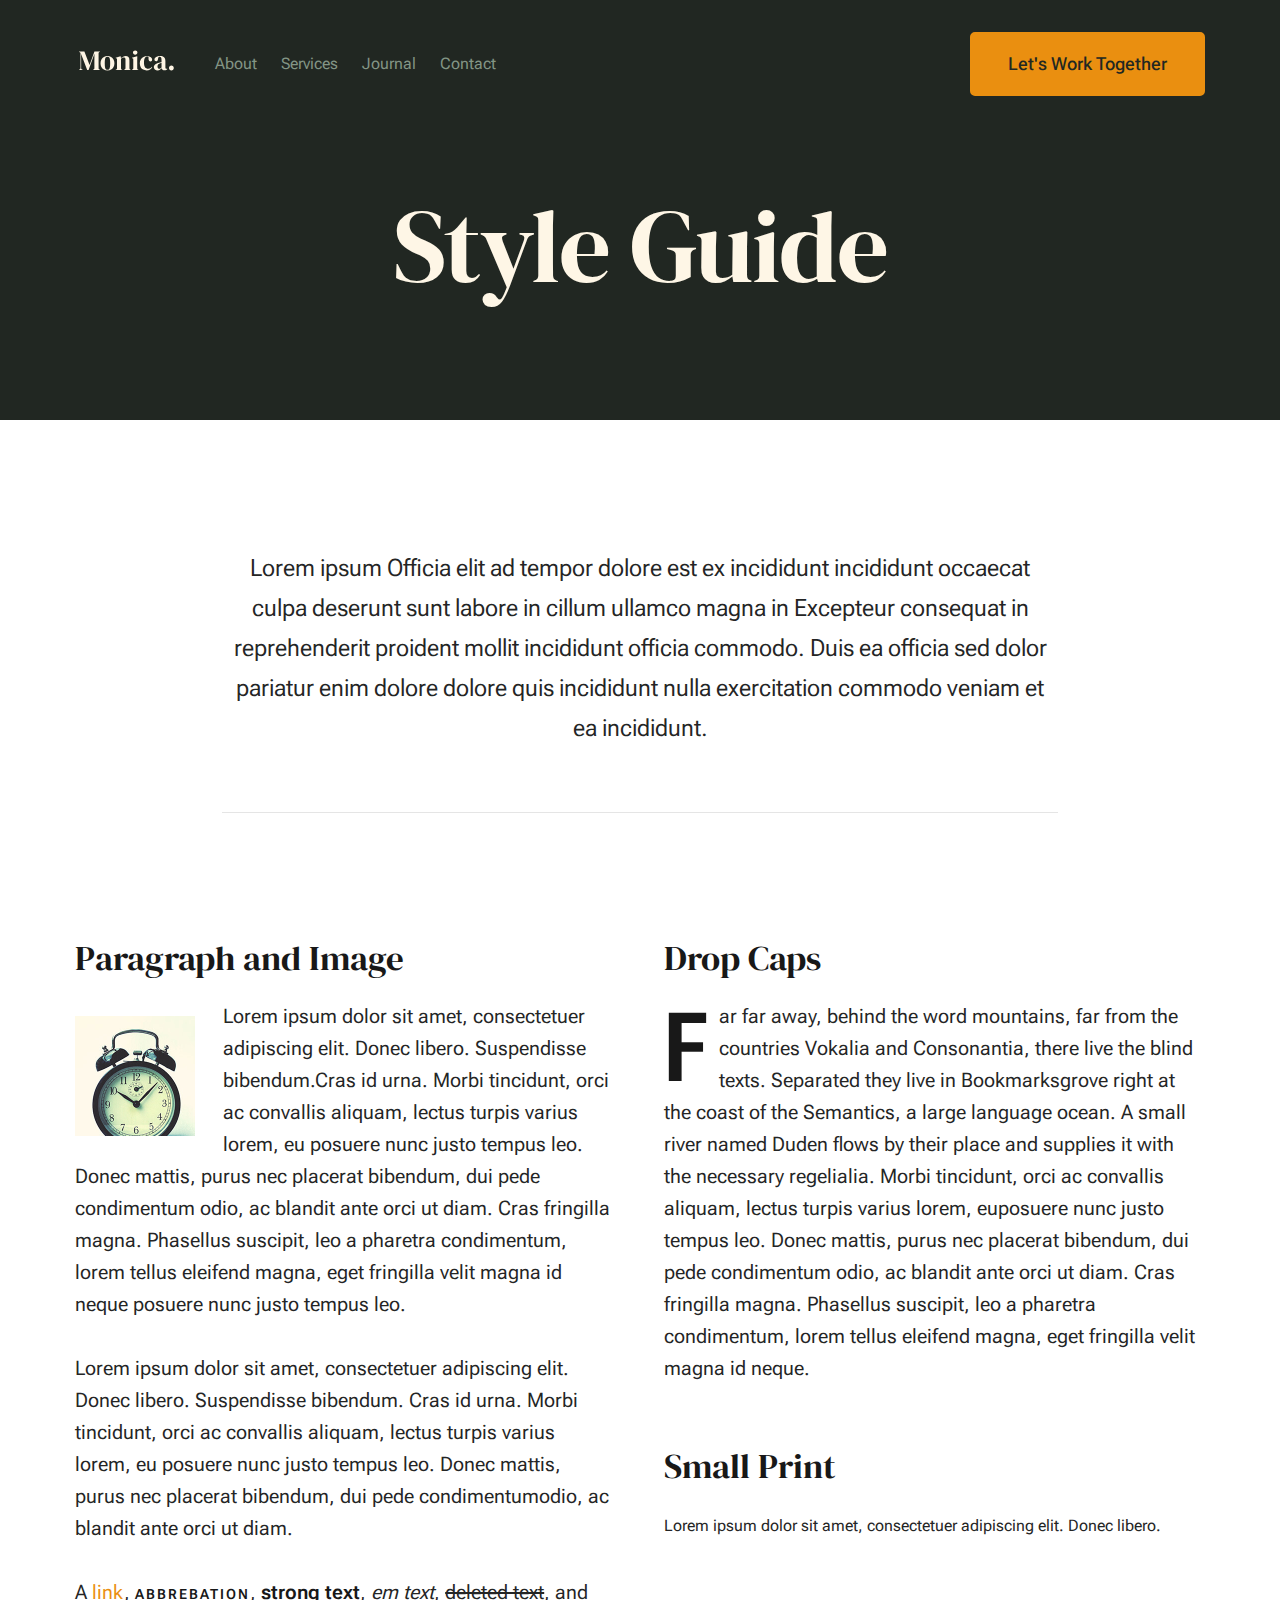
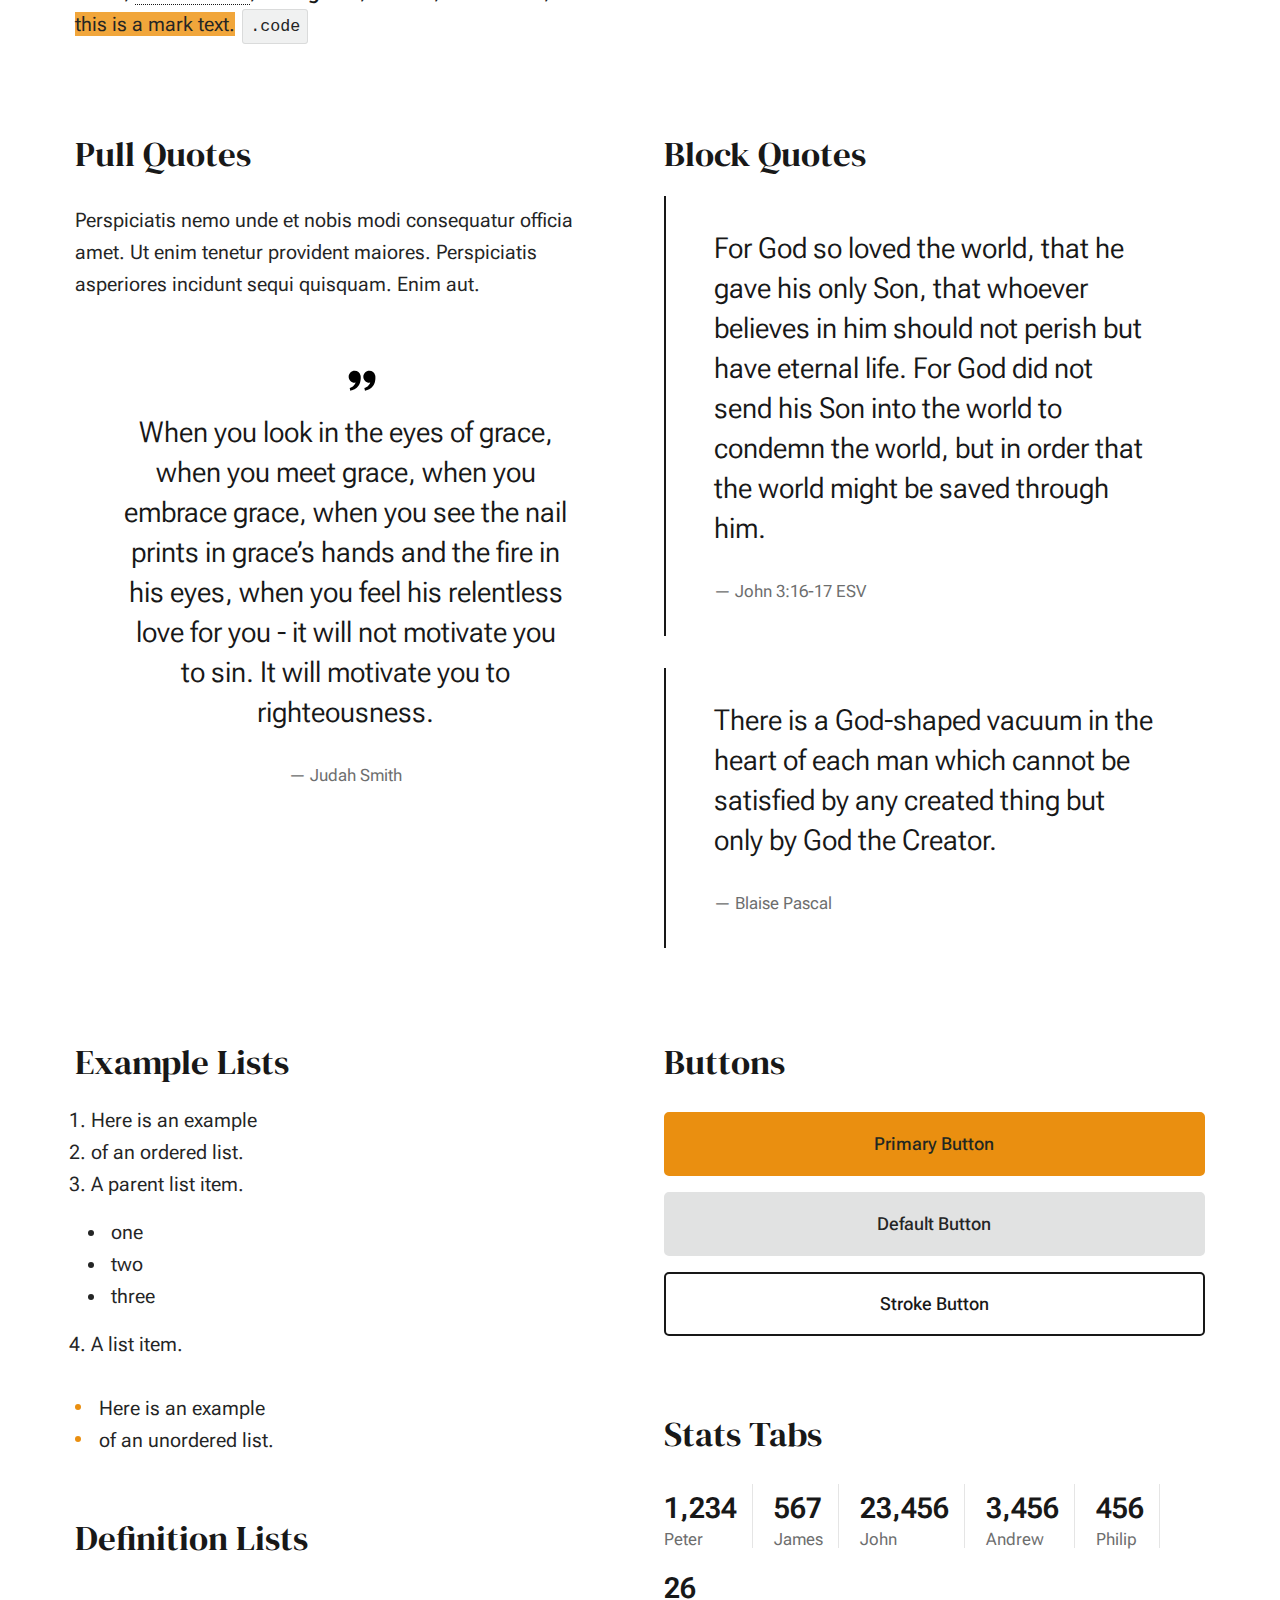
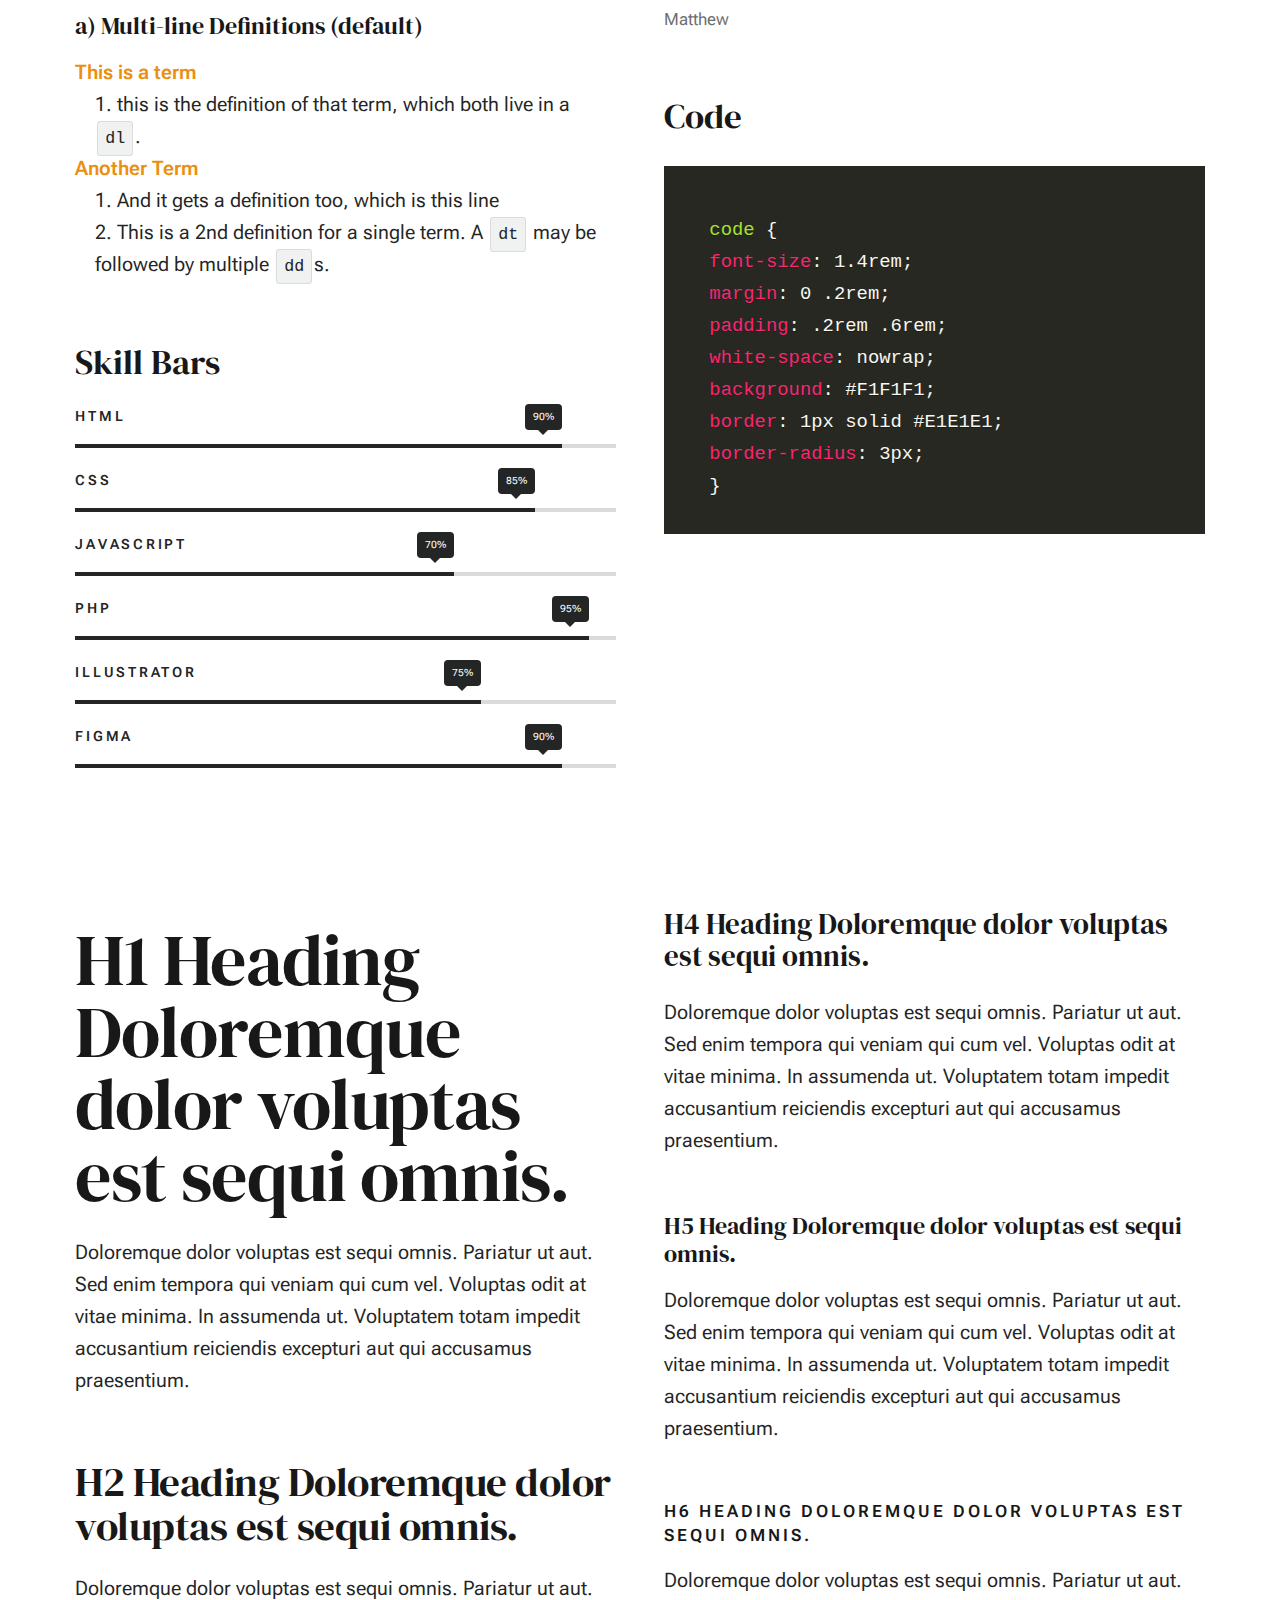
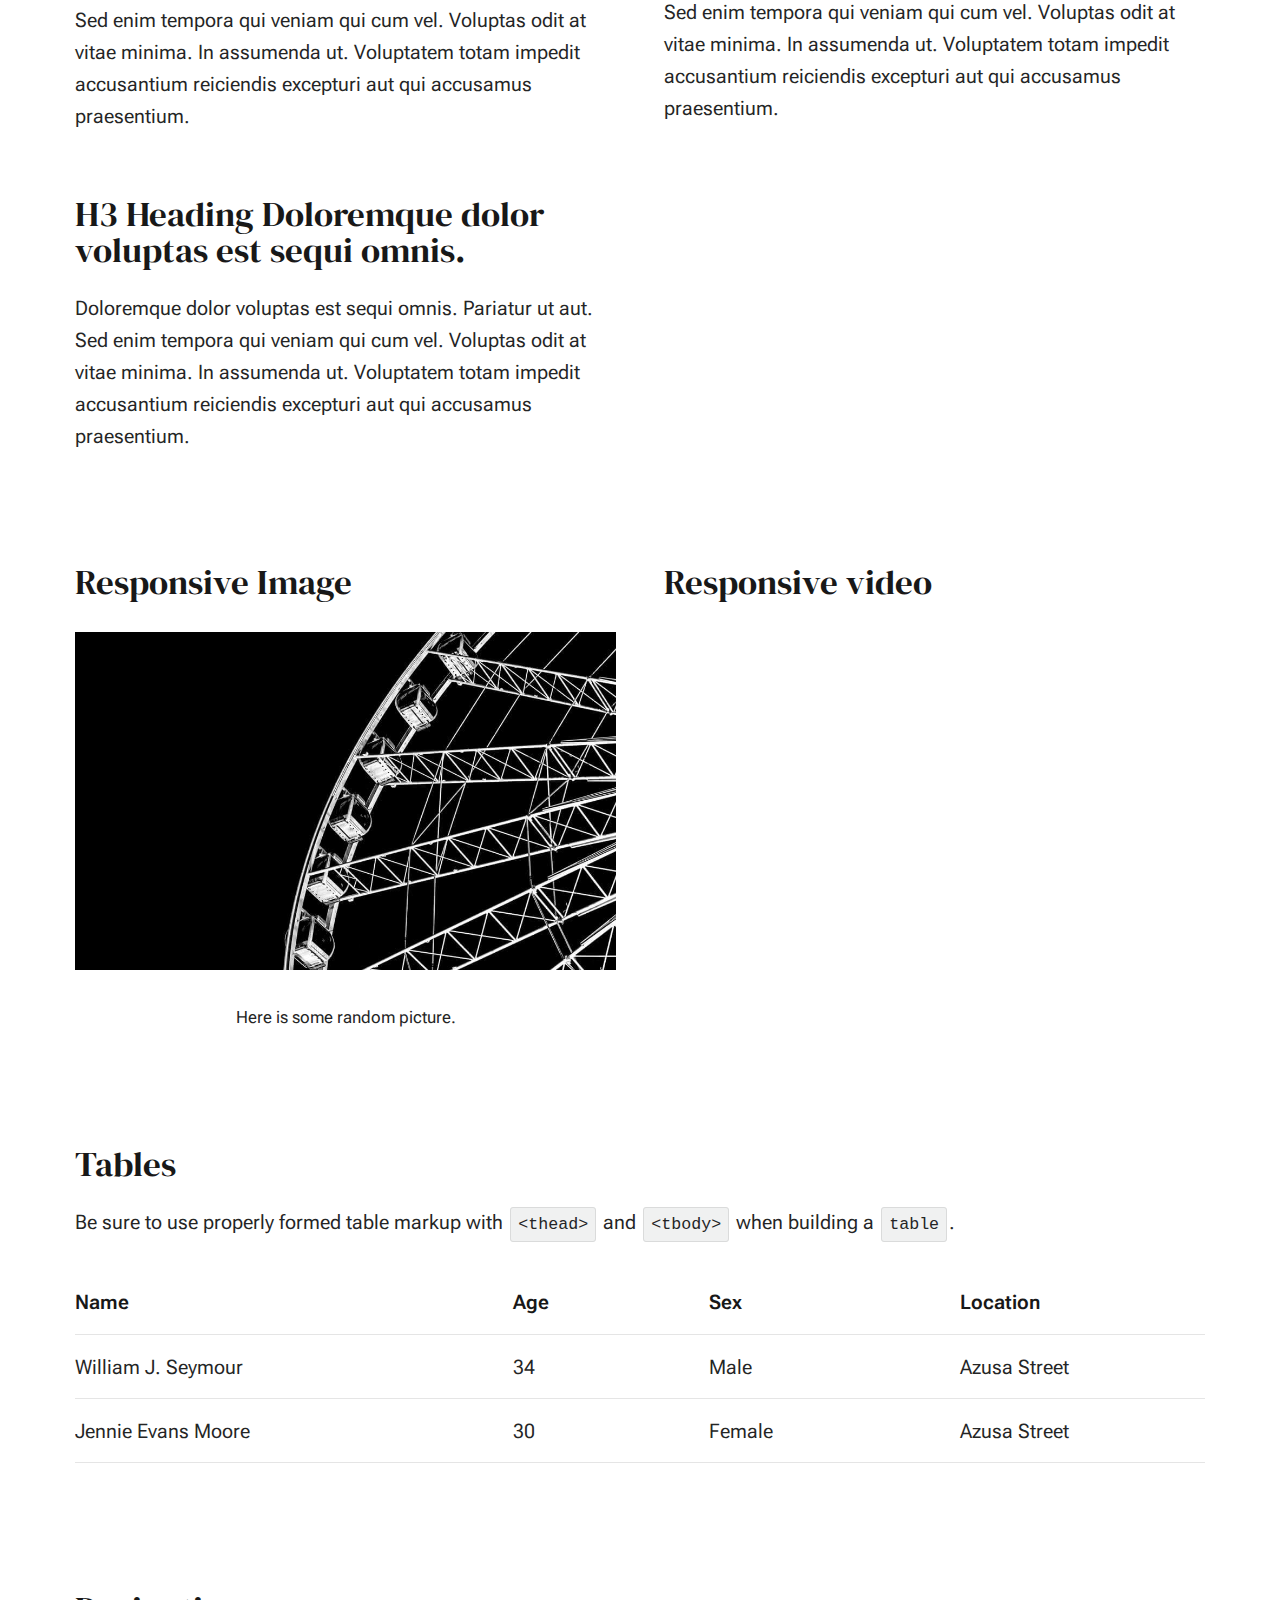
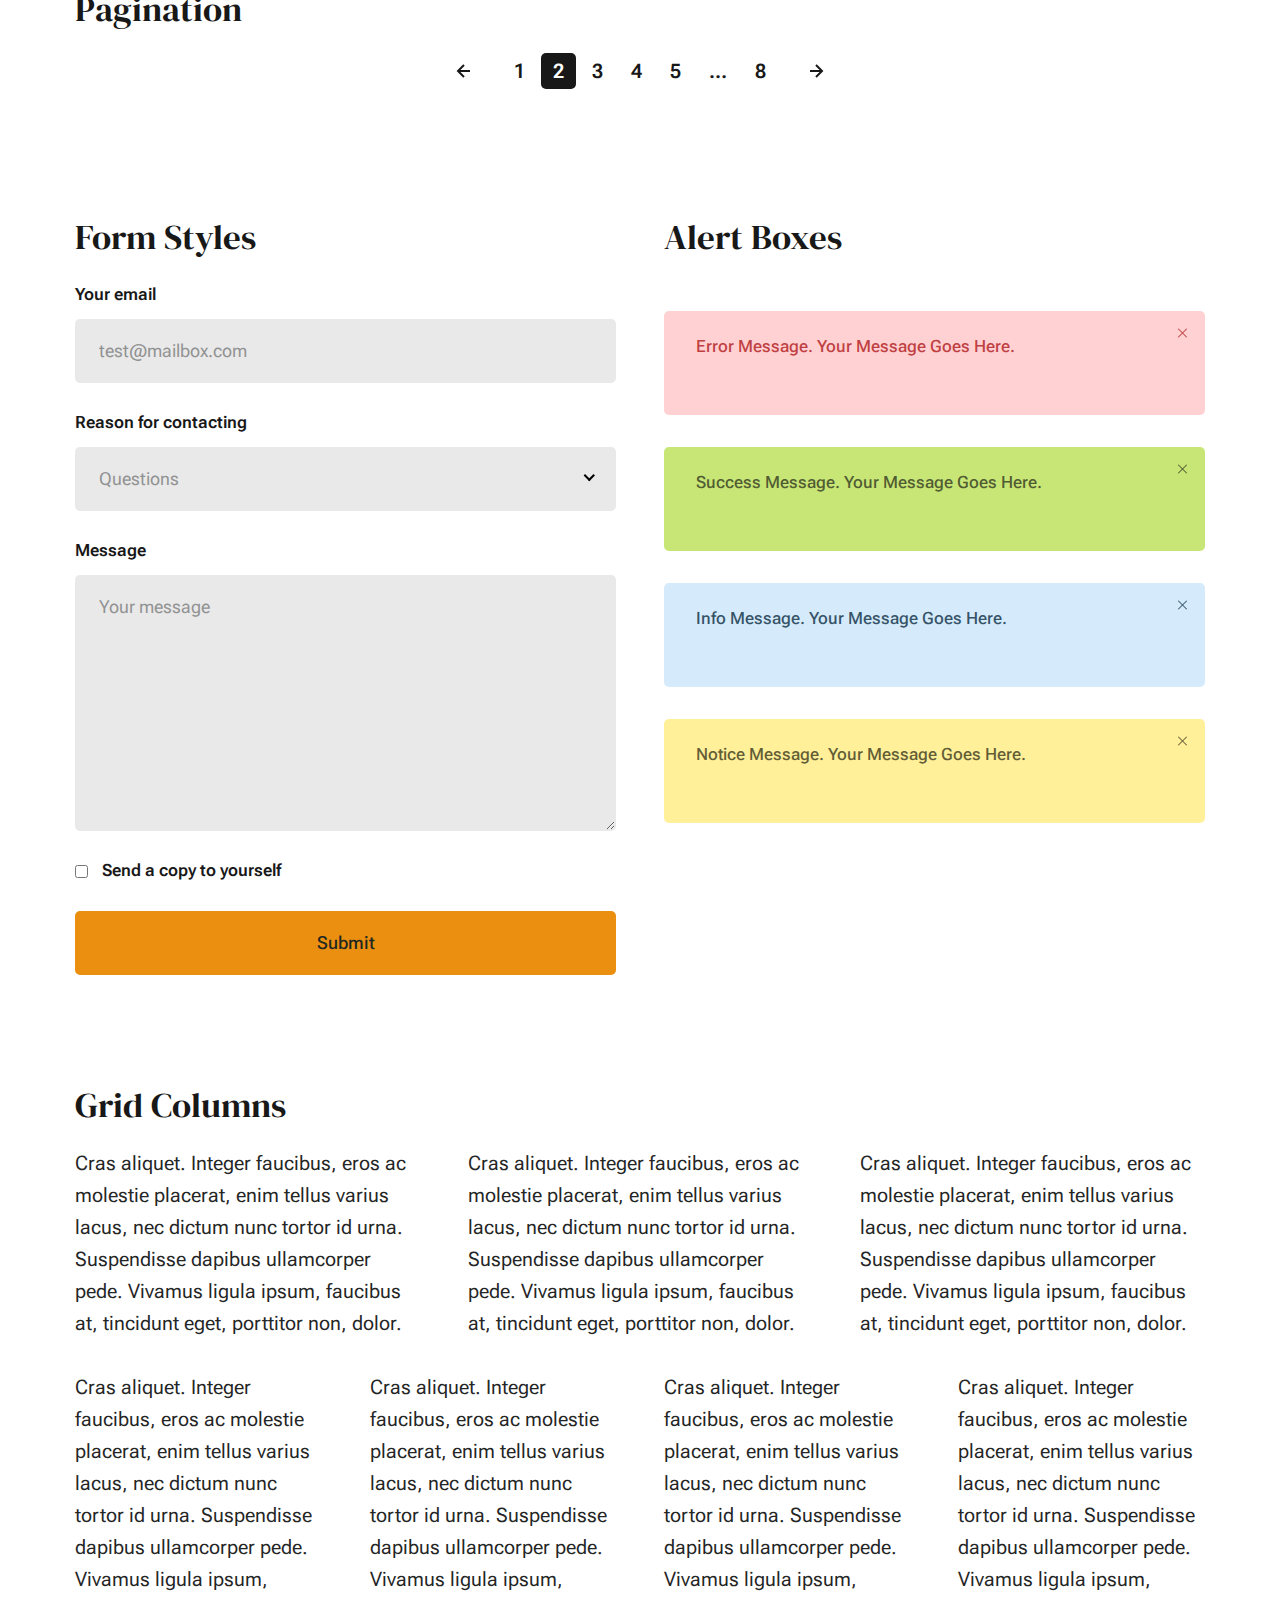
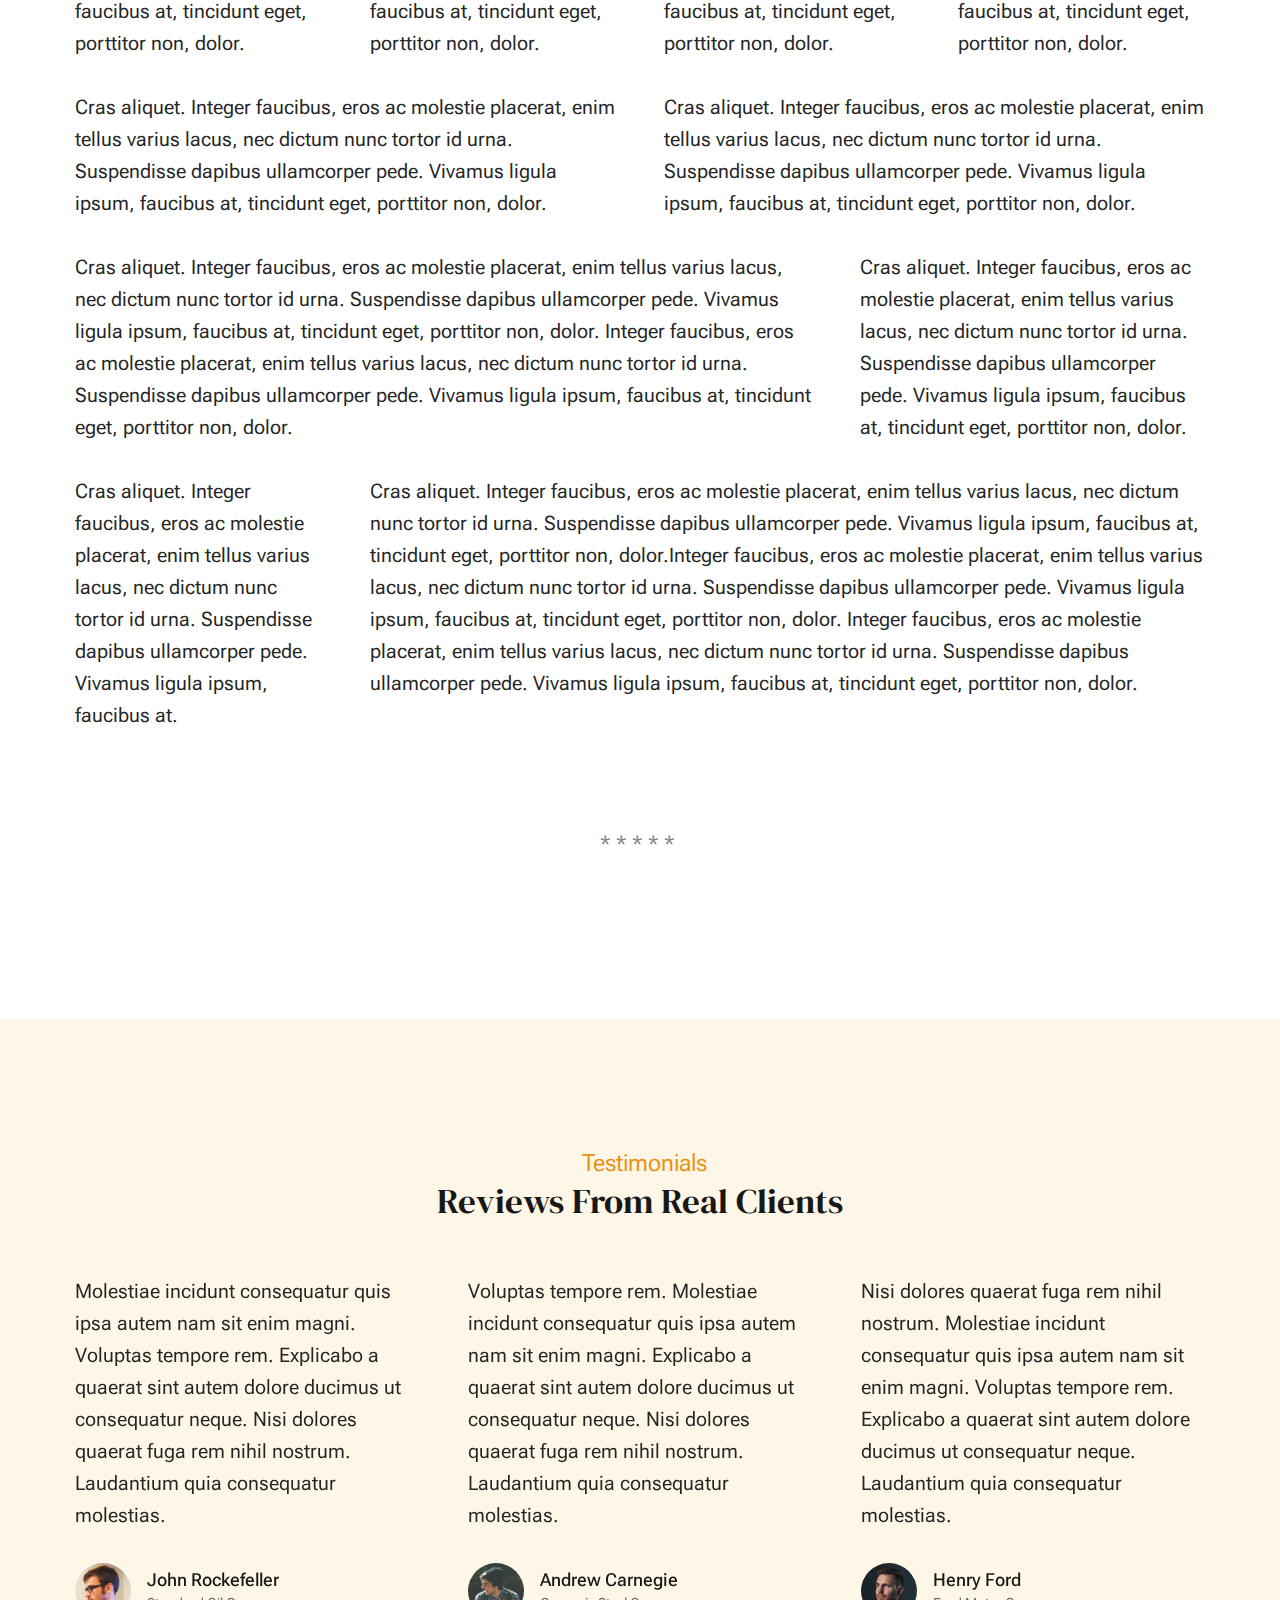
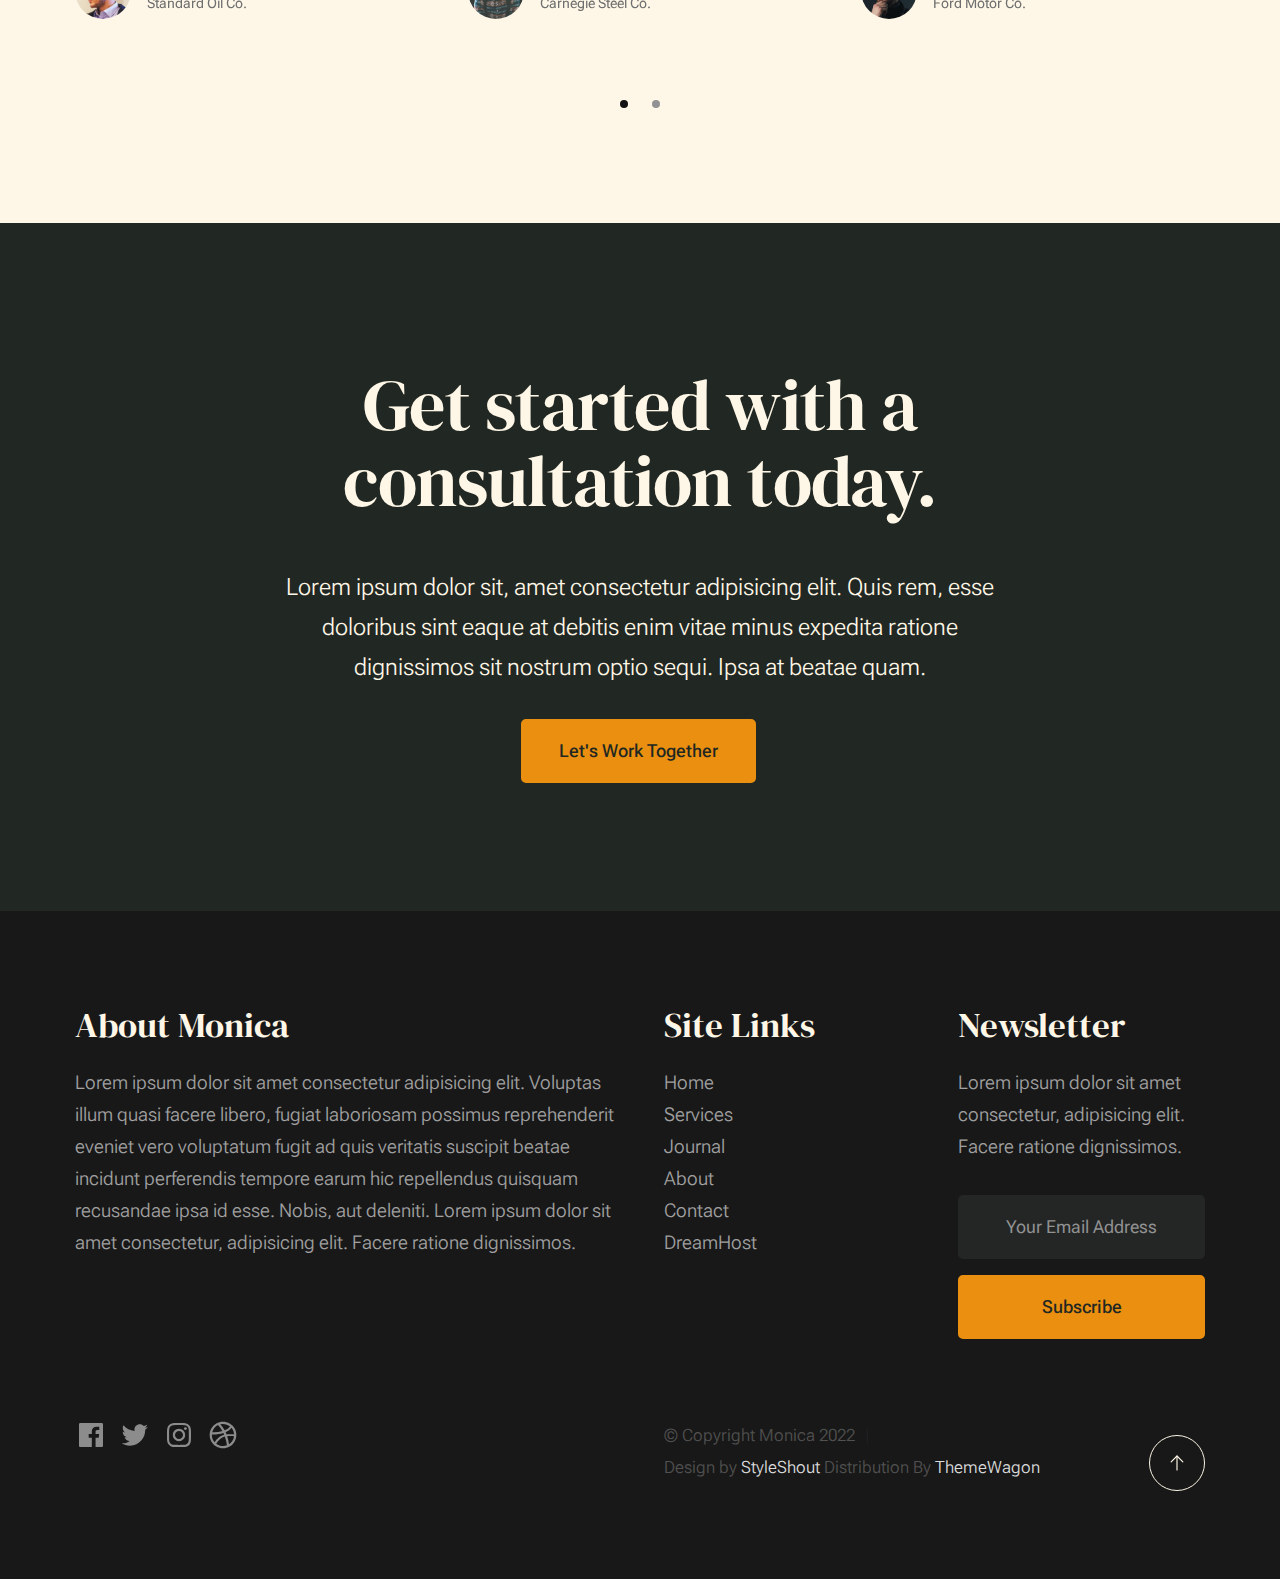
<file: styles.html>
<!DOCTYPE html>
<html lang="en" class="no-js" >
<head>

    <!--- basic page needs
    ================================================== -->
    <meta charset="utf-8">
    <meta name="viewport" content="width=device-width, initial-scale=1">
    <title>Styles - Monica</title>

    <script>
        document.documentElement.classList.remove('no-js');
        document.documentElement.classList.add('js');
    </script>

    <!-- CSS
    ================================================== -->
    <link rel="stylesheet" href="css/vendor.css">
    <link rel="stylesheet" href="css/styles.css">

    <!-- favicons
    ================================================== -->
    <link rel="apple-touch-icon" sizes="180x180" href="apple-touch-icon.png">
    <link rel="icon" type="image/png" sizes="32x32" href="favicon-32x32.png">
    <link rel="icon" type="image/png" sizes="16x16" href="favicon-16x16.png">
    <link rel="manifest" href="site.webmanifest">

</head>


<body id="top">


    <!-- preloader
    ================================================== -->
    <div id="preloader">
        <div id="loader" class="dots-fade">
            <div></div>
            <div></div>
            <div></div>
        </div>
    </div>


    <!-- page wrap
    ================================================== -->
    <div id="page" class="s-pagewrap">


        <!-- # site header 
        ================================================== -->
        <header class="s-header">

            <div class="row s-header__inner width-sixteen-col">

                <div class="s-header__block">
                    <div class="s-header__logo">
                        <a class="logo" href="index.html">
                            <img src="images/logo.svg" alt="Homepage">
                        </a>
                    </div>

                    <a class="s-header__menu-toggle" href="#0"><span>Menu</span></a>
                </div> <!-- end s-header__block -->

                <nav class="s-header__nav">
    
                    <ul class="s-header__menu-links">
                        <li><a href="about.html">About</a></li>
                        <li><a href="services.html">Services</a></li>
                        <li><a href="blog.html">Journal</a></li>
                        <li><a href="contact.html">Contact</a></li>
                    </ul> <!-- s-header__menu-links -->

                    <div class="s-header__contact">
                        <a href="contact.html" class="btn btn--primary s-header__contact-btn">Let's Work Together</a>                        
                    </div> <!-- s-header__contact -->
    
                </nav> <!-- end s-header__nav -->

            </div> <!-- end s-header__inner -->

        </header> <!-- end s-header -->


        <!-- # site main content
        ================================================== -->
        <section id="content" class="s-content">

               <section class="s-pageheader pageheader">
                    <div class="row">
                        <div class="column xl-12">
                            <h1 class="page-title">
                               Style Guide
                            </h1>                            
                        </div>
                    </div>
               </section> <!-- end pageheader --> 

               <section class="s-pagecontent pagecontent">

                    <div class="row row-x-center text-center">

                        <div class="column tab-12 xl-9">
            
                            <p class="lead">Lorem ipsum Officia elit ad tempor dolore est ex incididunt incididunt occaecat culpa deserunt 
                            sunt labore in cillum ullamco magna in Excepteur consequat in reprehenderit proident mollit incididunt officia commodo.
                            Duis ea officia sed dolor pariatur enim dolore dolore quis incididunt nulla exercitation commodo veniam et ea incididunt.
                            </p>
            
                            <hr>
                        </div>
            
                    </div> <!-- end row -->
            
                    <div class="row">
            
                        <div class="column mob-12 md-6 stack-on-900">
            
                            <h3>Paragraph and Image</h3>
            
                            <p><a href="#"><img width="120" height="120" class="u-pull-left" alt="sample-image" src="images/sample-image.jpg"></a>
                            Lorem ipsum dolor sit amet, consectetuer adipiscing elit. Donec libero. Suspendisse bibendum.Cras id urna. Morbi 
                            tincidunt, orci ac convallis aliquam, lectus turpis varius lorem, eu posuere nunc justo tempus leo. Donec mattis, 
                            purus nec placerat bibendum, dui pede condimentum odio, ac blandit ante orci ut diam. Cras fringilla magna. 
                            Phasellus suscipit, leo a pharetra condimentum, lorem tellus eleifend magna, eget fringilla velit magna id 
                            neque posuere nunc justo tempus leo. </p>
            
                            <p>
                            Lorem ipsum dolor sit amet, consectetuer adipiscing elit. Donec libero. Suspendisse bibendum. Cras id urna. 
                            Morbi tincidunt, orci ac convallis aliquam, lectus turpis varius lorem, eu posuere nunc justo tempus leo. 
                            Donec mattis, purus nec placerat bibendum, dui pede condimentumodio, ac blandit ante orci ut diam.	
                            </p>
            
                            <p>A <a href="#">link</a>,
                            <abbr title="this really isn't a very good description">abbrebation</abbr>,
                            <strong>strong text</strong>,
                            <em>em text</em>,
                            <del>deleted text</del>, and
                            <mark>this is a mark text.</mark>
                            <code>.code</code>
                            </p>
            
                        </div>
            
                        <div class="column mob-12 md-6">
            
                            <h3>Drop Caps</h3>
            
                            <p class="drop-cap">Far far away, behind the word mountains, far from the countries Vokalia and Consonantia,
                            there live the blind texts. Separated they live in Bookmarksgrove right at the coast of the
                            Semantics, a large language ocean. A small river named Duden flows by their place and supplies it with the 
                            necessary regelialia. Morbi tincidunt, orci ac convallis aliquam, lectus turpis varius lorem, 
                            euposuere nunc justo tempus leo. Donec mattis, purus nec placerat bibendum, dui pede condimentum odio, 
                            ac blandit ante orci ut diam. Cras fringilla magna. Phasellus suscipit, leo a pharetra condimentum, 
                            lorem tellus eleifend magna, eget fringilla velit magna id neque.
                            </p>
            
                            <h3>Small Print</h3>
            
                            <p><small>Lorem ipsum dolor sit amet, consectetuer adipiscing elit. Donec libero.</small></p>
                            
                    
            
                        </div>
            
                    </div> <!-- end row -->
            
                    <div class="row">
            
                        <div class="column xl-6 md-12">
            
                            <h3 class="u-add-bottom">Pull Quotes</h3>
            
                            <p>
                            Perspiciatis nemo unde et nobis modi consequatur officia amet. Ut enim 
                            tenetur provident maiores. Perspiciatis asperiores incidunt sequi 
                            quisquam. Enim aut. 
                            </p>
            
                            <figure class="pull-quote">
                                <blockquote>
                                    <p>
                                    When you look in the eyes of grace, when you meet grace, 
                                    when you embrace grace, when you see the nail prints in 
                                    grace’s hands and the fire in his eyes, when you feel his 
                                    relentless love for you - it will not motivate you to sin. 
                                    It will motivate you to righteousness.
                                    </p>
            
                                    <footer>
                                        <cite>Judah Smith</cite>
                                    </footer>
                                </blockquote>
                            </figure>
            
            
                        </div>
            
                        <div class="column xl-6 md-12">
            
                            <h3 class="h-add-bottom">Block Quotes</h3>
            
                            <blockquote cite="http://where-i-got-my-info-from.com">
                                <p>
                                For God so loved the world, that he gave his only Son, that whoever believes in 
                                him should not perish but have eternal life. For God did not send his Son into 
                                the world to condemn the world, but in order that the world might be 
                                saved through him.
                                </p>
            
                                <footer>
                                    <cite>
                                        <a href="#0">John 3:16-17 ESV</a>
                                    </cite>
                                </footer>
            
                            </blockquote>
            
                            <blockquote>
                                <p>There is a God-shaped vacuum in the heart of each man which cannot be satisfied 
                                by any created thing but only by God the Creator.</p>
            
                                <footer>
                                    <cite>Blaise Pascal</cite>
                                </footer>
            
                            </blockquote>
            
                        </div>
            
                    </div> <!-- end row -->
            
                    <div class="row u-add-half-bottom">
            
                        <div class="column xl-6 md-12">
            
                            <h3>Example Lists</h3>
            
                            <ol>
                                <li>Here is an example</li>
                                <li>of an ordered list.</li>
                                <li>A parent list item.
                                    <ul>
                                        <li>one</li>
                                        <li>two</li>
                                        <li>three</li>
                                    </ul>
                                    </li>
                                    <li>A list item.</li>
                                </ol>
            
                            <ul class="disc">
                                <li>Here is an example</li>
                                <li>of an unordered list.</li>
                            </ul>
            
                            <h3>Definition Lists</h3>
            
                            <h5>a) Multi-line Definitions (default) </h5>
            
                            <dl class="dictionary-style">
                                <dt><strong>This is a term</strong></dt>
                                    <dd>this is the definition of that term, which both live in a <code>dl</code>.</dd>
                                <dt><strong>Another Term</strong></dt>
                                    <dd>And it gets a definition too, which is this line</dd>
                                    <dd>This is a 2<sup>nd</sup> definition for a single term. A <code>dt</code> may be followed by multiple <code>dd</code>s.</dd>
                            </dl>
            
                            <h3 class="u-add-bottom">Skill Bars</h3>
            
                            <ul class="skill-bars">
                                <li>
                                <div class="progress percent90"><span>90%</span></div>
                                <strong>HTML</strong>
                                </li>
                                <li>
                                <div class="progress percent85"><span>85%</span></div>
                                <strong>CSS</strong>
                                </li>
                                <li>
                                <div class="progress percent70"><span>70%</span></div>
                                <strong>Javascript</strong>
                                </li>
                                <li>
                                <div class="progress percent95"><span>95%</span></div>
                                <strong>PHP</strong>
                                </li>
                                <li>
                                <div class="progress percent75"><span>75%</span></div>
                                <strong>Illustrator</strong>
                                </li>
                                <li>
                                <div class="progress percent90"><span>90%</span></div>
                                <strong>Figma</strong>
                                </li>
                            </ul>
            
                        </div>
            
                        <div class="column xl-6 md-12">
            
                            <h3 class="u-add-bottom">Buttons</h3>
            
                            <p>
                                <a class="btn btn--primary u-fullwidth" href="#0">Primary Button</a>
                                <a class="btn u-fullwidth" href="#0">Default Button</a>
                                <a class="btn btn--stroke u-fullwidth" href="#0">Stroke Button</a>
                            </p>
            
                            <h3>Stats Tabs</h3>
            
                            <ul class="stats-tabs">
                                <li><a href="#0">1,234 <em>Peter</em></a></li>
                                <li><a href="#0">567 <em>James</em></a></li>
                                <li><a href="#0">23,456 <em>John</em></a></li>
                                <li><a href="#0">3,456 <em>Andrew</em></a></li>
                                <li><a href="#0">456 <em>Philip</em></a></li>
                                <li><a href="#0">26 <em>Matthew</em></a></li>
                            </ul>
            
                            <h3 class="u-add-bottom">Code</h3>
            
<pre><code class="language-css">
    code {
    font-size: 1.4rem;
    margin: 0 .2rem;
    padding: .2rem .6rem;
    white-space: nowrap;
    background: #F1F1F1;
    border: 1px solid #E1E1E1;	
    border-radius: 3px;
    }
</code></pre>
            
                        </div>
            
                    </div> <!-- end row -->
            
                    <div class="row u-add-half-bottom">
            
                        <div class="column xl-6 md-12">
                                
                            <h1>H1 Heading Doloremque dolor voluptas est sequi omnis.</h1>
                            <p>Doloremque dolor voluptas est sequi omnis. Pariatur ut aut. Sed enim tempora qui veniam qui cum vel. 
                            Voluptas odit at vitae minima. In assumenda ut. Voluptatem totam impedit accusantium reiciendis excepturi aut qui accusamus praesentium.</p>
            
                            <h2>H2 Heading Doloremque dolor voluptas est sequi omnis.</h2>
                            <p>Doloremque dolor voluptas est sequi omnis. Pariatur ut aut. Sed enim tempora qui veniam qui cum vel. 
                            Voluptas odit at vitae minima. In assumenda ut. Voluptatem totam impedit accusantium reiciendis excepturi aut qui accusamus praesentium.</p>
            
                            <h3>H3 Heading Doloremque dolor voluptas est sequi omnis.</h3>
                            <p>Doloremque dolor voluptas est sequi omnis. Pariatur ut aut. Sed enim tempora qui veniam qui cum vel. 
                            Voluptas odit at vitae minima. In assumenda ut. Voluptatem totam impedit accusantium reiciendis excepturi aut qui accusamus praesentium.</p>
            
                            
                        </div>
            
                        <div class="column xl-6 md-12">
                            <h4>H4 Heading Doloremque dolor voluptas est sequi omnis.</h4>
                            <p>Doloremque dolor voluptas est sequi omnis. Pariatur ut aut. Sed enim tempora qui veniam qui cum vel. 
                            Voluptas odit at vitae minima. In assumenda ut. Voluptatem totam impedit accusantium reiciendis excepturi aut qui accusamus praesentium.</p>
            
                            <h5>H5 Heading Doloremque dolor voluptas est sequi omnis.</h5>
                            <p>Doloremque dolor voluptas est sequi omnis. Pariatur ut aut. Sed enim tempora qui veniam qui cum vel. 
                            Voluptas odit at vitae minima. In assumenda ut. Voluptatem totam impedit accusantium reiciendis excepturi aut qui accusamus praesentium.</p>
            
                            <h6>H6 Heading Doloremque dolor voluptas est sequi omnis.</h6>
                            <p>Doloremque dolor voluptas est sequi omnis. Pariatur ut aut. Sed enim tempora qui veniam qui cum vel. 
                            Voluptas odit at vitae minima. In assumenda ut. Voluptatem totam impedit accusantium reiciendis excepturi aut qui accusamus praesentium.</p>
                
                            
                        </div>
            
                    </div> <!-- end row -->
            
                    <div class="row u-add-half-bottom">
            
                        <div class="column xl-6 md-12">
            
                            <h3 class="u-add-bottom">Responsive Image</h3>
            
                            <figure>
                                <img src="images/wheel-500.jpg" 
                                srcset="images/wheel-1000.jpg 1000w, 
                                images/wheel-500.jpg 500w" 
                                sizes="(max-width: 1000px) 100vw, 1000px" alt="">
            
                                <figcaption>
                                    Here is some random picture.
                                </figcaption>
                            </figure>
            
                        </div>
            
                        <div class="column xl-6 md-12">
            
                            <h3 class="u-add-bottom">Responsive video</h3>
            
                            <div class="video-container">
                            <iframe src="https://player.vimeo.com/video/14592941?color=00a650&title=0&byline=0&portrait=0" width="500" height="281" frameborder="0" webkitallowfullscreen mozallowfullscreen allowfullscreen></iframe> 
                            </div>
            
                        </div>
                        
                    </div> <!-- end row -->
            
                    <div class="row u-add-bottom">
            
                        <div class="column xl-12">
            
                            <h3>Tables</h3>
                            <p>Be sure to use properly formed table markup with <code>&lt;thead&gt;</code> and <code>&lt;tbody&gt;</code> when building a <code>table</code>.</p>
            
                            <div class="table-responsive">
            
                                <table>
                                        <thead>
                                        <tr>
                                            <th>Name</th>
                                            <th>Age</th>
                                            <th>Sex</th>
                                            <th>Location</th>
                                        </tr>
                                        </thead>
                                        <tbody>
                                        <tr>
                                            <td>William J. Seymour</td>
                                            <td>34</td>
                                            <td>Male</td>
                                            <td>Azusa Street</td>
                                        </tr>
                                        <tr>
                                            <td>Jennie Evans Moore</td>
                                            <td>30</td>
                                            <td>Female</td>
                                            <td>Azusa Street</td>
                                        </tr>
                                        </tbody>
                                </table>
            
                            </div>
            
                        </div>
                        
                    </div> <!-- end row -->
            
                    <div class="row">
            
                        <div class="column xl-12">
                            <h3>Pagination</h3>
            
                            <nav class="pgn">
                                <ul>
                                    <li>
                                        <a class="pgn__prev" href="#0">
                                            <svg xmlns="http://www.w3.org/2000/svg" width="24" height="24" viewBox="0 0 24 24"><path d="M12.707 17.293L8.414 13H18v-2H8.414l4.293-4.293-1.414-1.414L4.586 12l6.707 6.707z"/></svg>
                                        </a>
                                    </li>
                                    <li><a class="pgn__num" href="#0">1</a></li>
                                    <li><span class="pgn__num current">2</span></li>
                                    <li><a class="pgn__num" href="#0">3</a></li>
                                    <li><a class="pgn__num" href="#0">4</a></li>
                                    <li><a class="pgn__num" href="#0">5</a></li>
                                    <li><span class="pgn__num dots">…</span></li>
                                    <li><a class="pgn__num" href="#0">8</a></li>
                                    <li>
                                        <a class="pgn__next" href="#0">
                                            <svg xmlns="http://www.w3.org/2000/svg" width="24" height="24" viewBox="0 0 24 24"><path d="M11.293 17.293l1.414 1.414L19.414 12l-6.707-6.707-1.414 1.414L15.586 11H6v2h9.586z"/></svg>
                                        </a>
                                    </li>
                                </ul>
                            </nav>
                        </div>
            
                    </div> <!-- end row -->
            
                    <div class="row">
            
                        <div class="column xl-6 md-12">
            
                            <h3 class="u-add-bottom">Form Styles</h3>
            
                            <form>
                                <div>
                                    <label for="sampleInput">Your email</label>
                                    <input class="u-fullwidth" type="email" placeholder="test@mailbox.com" id="sampleInput">
                                </div>
                                <div>
                                    <label for="sampleRecipientInput">Reason for contacting</label>
                                    <div class="ss-custom-select">
                                        <select class="u-fullwidth" id="sampleRecipientInput">
                                            <option value="Option 1">Questions</option>
                                            <option value="Option 2">Report</option>
                                            <option value="Option 3">Others</option>
                                        </select>
                                    </div>
                                </div>
                                
                                <label for="exampleMessage">Message</label>
                                <textarea class="u-fullwidth" placeholder="Your message" id="exampleMessage"></textarea>
            
                                <label class="u-add-bottom">
                                    <input type="checkbox">
                                    <span class="label-text">Send a copy to yourself</span>
                                </label>
                            
                                <input class="btn--primary u-fullwidth" type="submit" value="Submit">
                            </form>
            
                        </div>
            
                        <div class="column xl-6 md-12">
            
                            <h3>Alert Boxes</h3>
            
                            <br>
                            
                            <div class="alert-box alert-box--error">
                                <p>Error Message. Your Message Goes Here.</p>
                                <span class="alert-box__close"></span>
                            </div><!-- end error -->
                                    
                            <div class="alert-box alert-box--success">
                                <p>Success Message. Your Message Goes Here.</p>
                                <span class="alert-box__close"></span>
                            </div><!-- end success -->
                                    
                            <div class="alert-box alert-box--info">
                                <p>Info Message. Your Message Goes Here.</p>
                                <span class="alert-box__close"></span>
                            </div><!-- end info -->
                                    
                            <div class="alert-box alert-box--notice">
                                <p>Notice Message. Your Message Goes Here.</p>
                                <span class="alert-box__close"></span>
                            </div><!-- end notice -->
                        
                        </div>
            
                    </div> <!-- end row -->
            
                    <div class="row">
            
                        <div class="xl-12 column">
                        <h3 class="half-bottom">Grid Columns</h3>
                        </div>
            
                    </div> <!-- Row End-->
            
                    <!--<h4>1/3 Columns</h4>  -->
            
                    <div class="row">
            
                        <div class="xl-4 md-12 column">
                            <p>
                            Cras aliquet. Integer faucibus, eros ac molestie placerat, enim tellus varius lacus,
                            nec dictum nunc tortor id urna. Suspendisse dapibus ullamcorper pede. Vivamus ligula ipsum,
                            faucibus at, tincidunt eget, porttitor non, dolor. 
                            </p>
                        </div>
            
                        <div class="xl-4 md-12 column">
                            <p>
                            Cras aliquet. Integer faucibus, eros ac molestie placerat, enim tellus varius lacus,
                            nec dictum nunc tortor id urna. Suspendisse dapibus ullamcorper pede. Vivamus ligula ipsum,
                            faucibus at, tincidunt eget, porttitor non, dolor. 
                            </p>
                        </div>
            
                        <div class="xl-4 md-12 column">
                            <p>
                            Cras aliquet. Integer faucibus, eros ac molestie placerat, enim tellus varius lacus,
                            nec dictum nunc tortor id urna. Suspendisse dapibus ullamcorper pede. Vivamus ligula ipsum,
                            faucibus at, tincidunt eget, porttitor non, dolor. 
                            </p>
                        </div>
            
                    </div>
            
                    <!--<h4>1/4 Columns</h4>  -->
            
                    <div class="row">
            
                        <div class="xl-3 md-6 tab-12 column">
                            <p>
                            Cras aliquet. Integer faucibus, eros ac molestie placerat, enim tellus varius lacus,
                            nec dictum nunc tortor id urna. Suspendisse dapibus ullamcorper pede. Vivamus ligula ipsum,
                            faucibus at, tincidunt eget, porttitor non, dolor. 
                            </p>
                        </div>
            
                        <div class="xl-3 md-6 tab-12 column">
                            <p>
                            Cras aliquet. Integer faucibus, eros ac molestie placerat, enim tellus varius lacus,
                            nec dictum nunc tortor id urna. Suspendisse dapibus ullamcorper pede. Vivamus ligula ipsum,
                            faucibus at, tincidunt eget, porttitor non, dolor. 
                            </p>
                        </div>
            
                        <div class="xl-3 md-6 tab-12 column">
                            <p>
                            Cras aliquet. Integer faucibus, eros ac molestie placerat, enim tellus varius lacus,
                            nec dictum nunc tortor id urna. Suspendisse dapibus ullamcorper pede. Vivamus ligula ipsum,
                            faucibus at, tincidunt eget, porttitor non, dolor. 
                            </p>
                        </div>
            
                        <div class="xl-3 md-6 tab-12 column">
                            <p>
                            Cras aliquet. Integer faucibus, eros ac molestie placerat, enim tellus varius lacus,
                            nec dictum nunc tortor id urna. Suspendisse dapibus ullamcorper pede. Vivamus ligula ipsum,
                            faucibus at, tincidunt eget, porttitor non, dolor. 
                            </p>
                        </div>
            
                    </div>
            
                    <!--<h4>1/2 Columns</h4>  -->
            
                    <div class="row">
            
                        <div class="xl-6 tab-12 column">
                            <p>
                            Cras aliquet. Integer faucibus, eros ac molestie placerat, enim tellus varius lacus,
                            nec dictum nunc tortor id urna. Suspendisse dapibus ullamcorper pede. Vivamus ligula ipsum,
                            faucibus at, tincidunt eget, porttitor non, dolor. 
                            </p>
                        </div>
            
                        <div class="xl-6 tab-12 column">
                            <p>
                            Cras aliquet. Integer faucibus, eros ac molestie placerat, enim tellus varius lacus,
                            nec dictum nunc tortor id urna. Suspendisse dapibus ullamcorper pede. Vivamus ligula ipsum,
                            faucibus at, tincidunt eget, porttitor non, dolor. 
                            </p>
                        </div>
            
                    </div>
            
                    <!--<h4>2/3 Columns</h4>  -->
            
                    <div class="row">
            
                        <div class="xl-8 md-7 tab-12 column">
                            <p>
                            Cras aliquet. Integer faucibus, eros ac molestie placerat, enim tellus varius lacus,
                            nec dictum nunc tortor id urna. Suspendisse dapibus ullamcorper pede. Vivamus ligula ipsum,
                            faucibus at, tincidunt eget, porttitor non, dolor. Integer faucibus, eros ac molestie placerat, enim tellus varius lacus,
                            nec dictum nunc tortor id urna. Suspendisse dapibus ullamcorper pede. Vivamus ligula ipsum,
                            faucibus at, tincidunt eget, porttitor non, dolor.
                            </p>
                        </div>
            
                        <div class="xl-4 md-5 tab-12 column">
                            <p>
                            Cras aliquet. Integer faucibus, eros ac molestie placerat, enim tellus varius lacus,
                            nec dictum nunc tortor id urna. Suspendisse dapibus ullamcorper pede. Vivamus ligula ipsum,
                            faucibus at, tincidunt eget, porttitor non, dolor. 
                            </p>
                        </div>
            
                    </div>
            
                    <!--<h4>3/4 Columns</h4>  -->
            
                    <div class="row">
            
                        <div class="xl-3 md-5 tab-12 column">
                            <p>
                            Cras aliquet. Integer faucibus, eros ac molestie placerat, enim tellus varius lacus,
                            nec dictum nunc tortor id urna. Suspendisse dapibus ullamcorper pede. Vivamus ligula ipsum,
                            faucibus at. 
                            </p>
                        </div>
            
                        <div class="xl-9 md-7 tab-12 column">
                            <p>
                            Cras aliquet. Integer faucibus, eros ac molestie placerat, enim tellus varius lacus,
                            nec dictum nunc tortor id urna. Suspendisse dapibus ullamcorper pede. Vivamus ligula ipsum,
                            faucibus at, tincidunt eget, porttitor non, dolor.Integer faucibus, eros ac molestie placerat, enim tellus varius lacus,
                            nec dictum nunc tortor id urna. Suspendisse dapibus ullamcorper pede. Vivamus ligula ipsum,
                            faucibus at, tincidunt eget, porttitor non, dolor. Integer faucibus, eros ac molestie placerat, enim tellus varius lacus,
                            nec dictum nunc tortor id urna. Suspendisse dapibus ullamcorper pede. Vivamus ligula ipsum,
                            faucibus at, tincidunt eget, porttitor non, dolor.
                            </p>
                        </div>
            
                    </div> 
            
                    <hr class="fancy">

               </section> <!-- pagecontent -->

               <section class="s-testimonials">

                    <div class="s-testimonials__header row row-x-center text-center">
                        <div class="column xl-8 lg-12">
        
                            <p class="text-pretitle">
                            Testimonials
                            </p>
                            <h3>
                            Reviews From Real Clients
                            </h3>                        
        
                        </div>
                    </div> <!--end s-testimonials__header -->

                    <div class="row s-testimonials__content">
                        <div class="column xl-12 testimonials">

                            <div class="swiper-container testimonials__slider page-slider">

                                <div class="swiper-wrapper">
                                    <div class="testimonials__slide swiper-slide">
                                        <p>
                                        Molestiae incidunt consequatur quis ipsa autem nam sit enim magni. Voluptas tempore rem. 
                                        Explicabo a quaerat sint autem dolore ducimus ut consequatur neque. Nisi dolores quaerat fuga rem nihil nostrum.
                                        Laudantium quia consequatur molestias.
                                        </p>
                                        <div class="testimonials__author">
                                            <img src="images/avatars/user-01.jpg" alt="Author image" class="testimonials__avatar">
                                            <cite class="testimonials__cite">
                                                <strong>John Rockefeller</strong>
                                                <span>Standard Oil Co.</span>
                                            </cite>
                                        </div>
                                    </div>
                                    <div class="testimonials__slide swiper-slide">
                                        <p>
                                        Voluptas tempore rem. Molestiae incidunt consequatur quis ipsa autem nam sit enim magni. 
                                        Explicabo a quaerat sint autem dolore ducimus ut consequatur neque. Nisi dolores quaerat fuga rem nihil nostrum.
                                        Laudantium quia consequatur molestias.
                                        </p>
                                        <div class="testimonials__author">
                                            <img src="images/avatars/user-04.jpg" alt="Author image" class="testimonials__avatar">
                                            <cite class="testimonials__cite">
                                                <strong>Andrew Carnegie</strong>
                                                <span>Carnegie Steel Co.</span>
                                            </cite>
                                        </div>
                                    </div>
                                    <div class="testimonials__slide swiper-slide">
                                        <p>
                                        Nisi dolores quaerat fuga rem nihil nostrum. Molestiae incidunt consequatur quis ipsa autem nam sit enim magni. 
                                        Voluptas tempore rem. Explicabo a quaerat sint autem dolore ducimus ut consequatur neque. 
                                        Laudantium quia consequatur molestias.
                                        </p>
                                        <div class="testimonials__author">
                                            <img src="images/avatars/user-06.jpg" alt="Author image" class="testimonials__avatar">
                                            <cite class="testimonials__cite">
                                                <strong>Henry Ford</strong>
                                                <span>Ford Motor Co.</span>
                                            </cite>
                                        </div>
                                    </div>
                                    <div class="testimonials__slide swiper-slide">
                                        <p>
                                        Molestiae incidunt consequatur quis ipsa autem nam sit enim magni. Voluptas tempore rem. 
                                        Explicabo a quaerat sint autem dolore ducimus ut consequatur neque. Nisi dolores quaerat fuga rem nihil nostrum.
                                        Laudantium quia consequatur molestias.
                                        </p>
                                        <div class="testimonials__author">
                                            <img src="images/avatars/user-02.jpg" alt="Author image" class="testimonials__avatar">
                                            <cite class="testimonials__cite">
                                                <strong>John Morgan</strong>
                                                <span>JP Morgan & Co.</span>
                                            </cite>
                                        </div>
                                    </div> 
                                </div> <!-- end swiper-wrapper --> 

                                <div class="swiper-pagination"></div>

                            </div> <!--end testimonials__slider --> 

                        </div> <!-- testimonials -->
                    </div> <!--end s-testimonials__content -->

               </section> <!-- end s-testimonials -->

        </section> <!-- s-content-->

        <!-- # cta
        ================================================== -->
        <section id="cta" class="s-cta">

            <div class="row row-x-center text-center">
                <div class="column xl-8 lg-12">

                    <div class="s-cta__content">
                        <h2 class="text-display-title">
                        Get started with a consultation today.
                        </h2>
                        <p class="lead">
                        Lorem ipsum dolor sit, amet consectetur adipisicing elit. Quis rem, esse doloribus sint eaque at debitis enim vitae minus expedita ratione dignissimos sit nostrum optio sequi. Ipsa at beatae quam.
                        </p>
                        <a href="contact.html" class="btn btn--primary">Let's Work Together</a>
                    </div>

                </div>
            </div>

        </section> <!-- end s-cta -->


        <!-- # footer 
        ================================================== -->
        <footer class="s-footer">
            <div class="row s-footer__content">
                <div class="column xl-6 lg-6 md-12 s-footer__block s-footer__about">                    
                    <h3>About Monica</h3>
                    <p>
                    Lorem ipsum dolor sit amet consectetur adipisicing elit. Voluptas illum quasi facere libero, 
                    fugiat laboriosam possimus reprehenderit eveniet vero voluptatum fugit ad quis veritatis suscipit beatae 
                    incidunt perferendis tempore earum hic repellendus quisquam recusandae ipsa id esse. Nobis, aut deleniti.
                    Lorem ipsum dolor sit amet consectetur, adipisicing elit. Facere ratione dignissimos.
                    </p>               
                </div>                
                <div class="column xl-3 lg-6 md-12 s-footer__block s-footer__site-links">
                    <h3>Site Links</h3>
                    <ul class="link-list">
                        <li><a href="index.html">Home</a></li>
                        <li><a href="services.html">Services</a></li>
                        <li><a href="blog.html">Journal</a></li>
                        <li><a href="about.html">About</a></li>
                        <li><a href="contact.html">Contact</a></li>
                        <li><a href="https://www.dreamhost.com/r.cgi?287326">DreamHost</a></li>
                    </ul>
                </div>
                <div class="column xl-3 lg-6 md-12 tab-12 s-footer__block s-footer__newsletter">
                    <h3>Newsletter</h3>

                    <p>
                    Lorem ipsum dolor sit amet consectetur, adipisicing elit. Facere ratione dignissimos.
                    </p>

                    <div class="subscribe-form">
                        <form id="mc-form" class="mc-form">
                            <input type="email" name="EMAIL" id="mce-EMAIL" class="u-fullwidth text-center" placeholder="Your Email Address" title="The domain portion of the email address is invalid (the portion after the @)." pattern="^([^\x00-\x20\x22\x28\x29\x2c\x2e\x3a-\x3c\x3e\x40\x5b-\x5d\x7f-\xff]+|\x22([^\x0d\x22\x5c\x80-\xff]|\x5c[\x00-\x7f])*\x22)(\x2e([^\x00-\x20\x22\x28\x29\x2c\x2e\x3a-\x3c\x3e\x40\x5b-\x5d\x7f-\xff]+|\x22([^\x0d\x22\x5c\x80-\xff]|\x5c[\x00-\x7f])*\x22))*\x40([^\x00-\x20\x22\x28\x29\x2c\x2e\x3a-\x3c\x3e\x40\x5b-\x5d\x7f-\xff]+|\x5b([^\x0d\x5b-\x5d\x80-\xff]|\x5c[\x00-\x7f])*\x5d)(\x2e([^\x00-\x20\x22\x28\x29\x2c\x2e\x3a-\x3c\x3e\x40\x5b-\x5d\x7f-\xff]+|\x5b([^\x0d\x5b-\x5d\x80-\xff]|\x5c[\x00-\x7f])*\x5d))*(\.\w{2,})+$" required>
                            <input type="submit" name="subscribe" value="Subscribe" class="btn btn--primary btn--small u-fullwidth">
                            <!-- <div style="position: absolute; left: -5000px;" aria-hidden="true"><input type="text" name="b_cdb7b577e41181934ed6a6a44_9a91cfe7b3" tabindex="-1" value=""></div> -->
                            <div class="mc-status"></div>
                        </form>
                    </div>
                </div>
            </div>    
            
            <div class="row s-footer__bottom">
                <div class="column xl-6 lg-12">
                    <ul class="s-footer__social social-list">
                        <li>
                            <a href="#0">
                                <svg xmlns="http://www.w3.org/2000/svg" width="24" height="24" viewBox="0 0 24 24" style="fill:rgba(0, 0, 0, 1);transform:;-ms-filter:"><path d="M20,3H4C3.447,3,3,3.448,3,4v16c0,0.552,0.447,1,1,1h8.615v-6.96h-2.338v-2.725h2.338v-2c0-2.325,1.42-3.592,3.5-3.592 c0.699-0.002,1.399,0.034,2.095,0.107v2.42h-1.435c-1.128,0-1.348,0.538-1.348,1.325v1.735h2.697l-0.35,2.725h-2.348V21H20 c0.553,0,1-0.448,1-1V4C21,3.448,20.553,3,20,3z"></path></svg>
                                <span class="u-screen-reader-text">Facebook</span>
                            </a>
                        </li>
                        <li>
                            <a href="#0">
                                <svg xmlns="http://www.w3.org/2000/svg" width="24" height="24" viewBox="0 0 24 24" style="fill:rgba(0, 0, 0, 1);transform:;-ms-filter:"><path d="M19.633,7.997c0.013,0.175,0.013,0.349,0.013,0.523c0,5.325-4.053,11.461-11.46,11.461c-2.282,0-4.402-0.661-6.186-1.809 c0.324,0.037,0.636,0.05,0.973,0.05c1.883,0,3.616-0.636,5.001-1.721c-1.771-0.037-3.255-1.197-3.767-2.793 c0.249,0.037,0.499,0.062,0.761,0.062c0.361,0,0.724-0.05,1.061-0.137c-1.847-0.374-3.23-1.995-3.23-3.953v-0.05 c0.537,0.299,1.16,0.486,1.82,0.511C3.534,9.419,2.823,8.184,2.823,6.787c0-0.748,0.199-1.434,0.548-2.032 c1.983,2.443,4.964,4.04,8.306,4.215c-0.062-0.3-0.1-0.611-0.1-0.923c0-2.22,1.796-4.028,4.028-4.028 c1.16,0,2.207,0.486,2.943,1.272c0.91-0.175,1.782-0.512,2.556-0.973c-0.299,0.935-0.936,1.721-1.771,2.22 c0.811-0.088,1.597-0.312,2.319-0.624C21.104,6.712,20.419,7.423,19.633,7.997z"></path></svg>
                                <span class="u-screen-reader-text">Twitter</span>
                            </a>
                        </li>
                        <li>
                            <a href="#0">
                                <svg xmlns="http://www.w3.org/2000/svg" width="24" height="24" viewBox="0 0 24 24" style="fill:rgba(0, 0, 0, 1);transform:;-ms-filter:"><path d="M11.999,7.377c-2.554,0-4.623,2.07-4.623,4.623c0,2.554,2.069,4.624,4.623,4.624c2.552,0,4.623-2.07,4.623-4.624 C16.622,9.447,14.551,7.377,11.999,7.377L11.999,7.377z M11.999,15.004c-1.659,0-3.004-1.345-3.004-3.003 c0-1.659,1.345-3.003,3.004-3.003s3.002,1.344,3.002,3.003C15.001,13.659,13.658,15.004,11.999,15.004L11.999,15.004z"></path><circle cx="16.806" cy="7.207" r="1.078"></circle><path d="M20.533,6.111c-0.469-1.209-1.424-2.165-2.633-2.632c-0.699-0.263-1.438-0.404-2.186-0.42 c-0.963-0.042-1.268-0.054-3.71-0.054s-2.755,0-3.71,0.054C7.548,3.074,6.809,3.215,6.11,3.479C4.9,3.946,3.945,4.902,3.477,6.111 c-0.263,0.7-0.404,1.438-0.419,2.186c-0.043,0.962-0.056,1.267-0.056,3.71c0,2.442,0,2.753,0.056,3.71 c0.015,0.748,0.156,1.486,0.419,2.187c0.469,1.208,1.424,2.164,2.634,2.632c0.696,0.272,1.435,0.426,2.185,0.45 c0.963,0.042,1.268,0.055,3.71,0.055s2.755,0,3.71-0.055c0.747-0.015,1.486-0.157,2.186-0.419c1.209-0.469,2.164-1.424,2.633-2.633 c0.263-0.7,0.404-1.438,0.419-2.186c0.043-0.962,0.056-1.267,0.056-3.71s0-2.753-0.056-3.71C20.941,7.57,20.801,6.819,20.533,6.111z M19.315,15.643c-0.007,0.576-0.111,1.147-0.311,1.688c-0.305,0.787-0.926,1.409-1.712,1.711c-0.535,0.199-1.099,0.303-1.67,0.311 c-0.95,0.044-1.218,0.055-3.654,0.055c-2.438,0-2.687,0-3.655-0.055c-0.569-0.007-1.135-0.112-1.669-0.311 c-0.789-0.301-1.414-0.923-1.719-1.711c-0.196-0.534-0.302-1.099-0.311-1.669c-0.043-0.95-0.053-1.218-0.053-3.654 c0-2.437,0-2.686,0.053-3.655c0.007-0.576,0.111-1.146,0.311-1.687c0.305-0.789,0.93-1.41,1.719-1.712 c0.534-0.198,1.1-0.303,1.669-0.311c0.951-0.043,1.218-0.055,3.655-0.055c2.437,0,2.687,0,3.654,0.055 c0.571,0.007,1.135,0.112,1.67,0.311c0.786,0.303,1.407,0.925,1.712,1.712c0.196,0.534,0.302,1.099,0.311,1.669 c0.043,0.951,0.054,1.218,0.054,3.655c0,2.436,0,2.698-0.043,3.654H19.315z"></path></svg>
                                <span class="u-screen-reader-text">Instagram</span>
                            </a>
                        </li>
                        <li>
                            <a href="#0">
                                <svg xmlns="http://www.w3.org/2000/svg" width="24" height="24" viewBox="0 0 24 24" style="fill: rgba(0, 0, 0, 1);transform: ;msFilter:;"><path d="M20.66 6.98a9.932 9.932 0 0 0-3.641-3.64C15.486 2.447 13.813 2 12 2s-3.486.447-5.02 1.34c-1.533.893-2.747 2.107-3.64 3.64S2 10.187 2 12s.446 3.487 1.34 5.02a9.924 9.924 0 0 0 3.641 3.64C8.514 21.553 10.187 22 12 22s3.486-.447 5.02-1.34a9.932 9.932 0 0 0 3.641-3.64C21.554 15.487 22 13.813 22 12s-.446-3.487-1.34-5.02zM12 3.66c2 0 3.772.64 5.32 1.919-.92 1.174-2.286 2.14-4.1 2.9-1.002-1.813-2.088-3.327-3.261-4.54A7.715 7.715 0 0 1 12 3.66zM5.51 6.8a8.116 8.116 0 0 1 2.711-2.22c1.212 1.201 2.325 2.7 3.34 4.5-2 .6-4.114.9-6.341.9-.573 0-1.006-.013-1.3-.04A8.549 8.549 0 0 1 5.51 6.8zM3.66 12c0-.054.003-.12.01-.2.007-.08.01-.146.01-.2.254.014.641.02 1.161.02 2.666 0 5.146-.367 7.439-1.1.187.373.381.793.58 1.26-1.32.293-2.674 1.006-4.061 2.14S6.4 16.247 5.76 17.5c-1.4-1.587-2.1-3.42-2.1-5.5zM12 20.34c-1.894 0-3.594-.587-5.101-1.759.601-1.187 1.524-2.322 2.771-3.401 1.246-1.08 2.483-1.753 3.71-2.02a29.441 29.441 0 0 1 1.56 6.62 8.166 8.166 0 0 1-2.94.56zm7.08-3.96a8.351 8.351 0 0 1-2.58 2.621c-.24-2.08-.7-4.107-1.379-6.081.932-.066 1.765-.1 2.5-.1.799 0 1.686.034 2.659.1a8.098 8.098 0 0 1-1.2 3.46zm-1.24-5c-1.16 0-2.233.047-3.22.14a27.053 27.053 0 0 0-.68-1.62c2.066-.906 3.532-2.006 4.399-3.3 1.2 1.414 1.854 3.027 1.96 4.84-.812-.04-1.632-.06-2.459-.06z"></path></svg>
                                <span class="u-screen-reader-text">Dribbble</span>
                            </a>
                        </li>
                    </ul> <!-- end s-footer__social -->
                </div>
                <div class="column xl-6 lg-12">
                    <p class="ss-copyright">
                        <span>© Copyright Monica 2022</span> 
                        <span>Design by <a href="https://www.styleshout.com/">StyleShout</a> Distribution By <a href="https://themewagon.com">ThemeWagon</a></span>
                    </p>
                </div>

                <div class="ss-go-top">
                    <a class="smoothscroll" title="Back to Top" href="#top">
                        <svg xmlns="http://www.w3.org/2000/svg" viewBox="0 0 24 24" width="36" height="36" fill="none" stroke="#ffffff" stroke-width="1" stroke-linecap="round" stroke-linejoin="round">&lt;!--!  Atomicons Free 1.00 by @atisalab License - https://atomicons.com/license/ (Icons: CC BY 4.0) Copyright 2021 Atomicons --&gt;<polyline points="17 11 12 6 7 11"></polyline><line x1="12" y1="18" x2="12" y2="6"></line></svg>
                    </a>
                </div> <!-- end ss-go-top -->
            </div>
            
        </footer> <!-- end s-footer -->

    </div> <!-- end page-wrap -->

    <!-- Java Script
    ================================================== -->
    <script src="js/plugins.js"></script>
    <script src="js/main.js"></script>

</body>
</html>
</file>
<file: css/vendor.css>
/* ===================================================================
 * Monica Third-party Stylesheets
 * Template Ver. 1.0.0
 * 12-13-2022
 * -------------------------------------------------------------------
 *
 * TOC:
 * # PrismJS
 * # Swiper
 *
 * ------------------------------------------------------------------- */


/* ===================================================================
 * # PrismJS 1.20.0
 *   https://prismjs.com/download.html#themes=prism-okaidia&languages=markup+css+clike+javascript+markup-templating+php 
 *   
 *   okaidia theme for JavaScript, CSS and HTML
 *   Loosely based on Monokai textmate theme by http://www.monokai.nl/
 *   @author ocodia
 * ------------------------------------------------------------------- */
code[class*=language-],
pre[class*=language-] {
  color          : #f8f8f2;
  background     : none;
  text-shadow    : 0 1px rgba(0, 0, 0, 0.3);
  font-family    : var(--font-mono);
  font-size      : calc(var(--text-size) * 0.9444);
  text-align     : left;
  white-space    : pre;
  word-spacing   : normal;
  word-break     : normal;
  word-wrap      : normal;
  line-height    : var(--vspace-1);
  -moz-tab-size  : 4;
  -o-tab-size    : 4;
  tab-size       : 4;
  -webkit-hyphens: none;
  -ms-hyphens    : none;
  hyphens        : none;
}

/* Code blocks */
pre[class*=language-] {
  padding : var(--vspace-0_5) 0 var(--vspace-1);
  margin  : var(--vspace-1) 0;
  overflow: auto;
}

:not(pre)>code[class*=language-],
pre[class*=language-] {
  background: #272822;
}

/* Inline code */
:not(pre)>code[class*=language-] {
  padding    : 0.1em;
  white-space: normal;
}

.token.comment,
.token.prolog,
.token.doctype,
.token.cdata {
  color: slategray;
}

.token.punctuation {
  color: #f8f8f2;
}

.token.namespace {
  opacity: 0.7;
}

.token.property,
.token.tag,
.token.constant,
.token.symbol,
.token.deleted {
  color: #f92672;
}

.token.boolean,
.token.number {
  color: #ae81ff;
}

.token.selector,
.token.attr-name,
.token.string,
.token.char,
.token.builtin,
.token.inserted {
  color: #a6e22e;
}

.token.operator,
.token.entity,
.token.url,
.language-css .token.string,
.style .token.string,
.token.variable {
  color: #f8f8f2;
}

.token.atrule,
.token.attr-value,
.token.function,
.token.class-name {
  color: #e6db74;
}

.token.keyword {
  color: #66d9ef;
}

.token.regex,
.token.important {
  color: #fd971f;
}

.token.important,
.token.bold {
  font-weight: bold;
}

.token.italic {
  font-style: italic;
}

.token.entity {
  cursor: help;
}



/* ===================================================================
 * # Swiper 6.4.5
 *   Most modern mobile touch slider and framework with hardware accelerated transitions
 *   https://swiperjs.com
 *
 *   Copyright 2014-2020 Vladimir Kharlampidi
 *
 *   Released under the MIT License
 *
 *   Released on: December 18, 2020
 * ------------------------------------------------------------------- */
@font-face {
  font-family: "swiper-icons";
  src        : url("data:application/font-woff;charset=utf-8;base64, [base64]//wADZ2x5ZgAAAywAAADMAAAD2MHtryVoZWFkAAABbAAAADAAAAA2E2+eoWhoZWEAAAGcAAAAHwAAACQC9gDzaG10eAAAAigAAAAZAAAArgJkABFsb2NhAAAC0AAAAFoAAABaFQAUGG1heHAAAAG8AAAAHwAAACAAcABAbmFtZQAAA/gAAAE5AAACXvFdBwlwb3N0AAAFNAAAAGIAAACE5s74hXjaY2BkYGAAYpf5Hu/j+W2+MnAzMYDAzaX6QjD6/4//Bxj5GA8AuRwMYGkAPywL13jaY2BkYGA88P8Agx4j+/8fQDYfA1AEBWgDAIB2BOoAeNpjYGRgYNBh4GdgYgABEMnIABJzYNADCQAACWgAsQB42mNgYfzCOIGBlYGB0YcxjYGBwR1Kf2WQZGhhYGBiYGVmgAFGBiQQkOaawtDAoMBQxXjg/wEGPcYDDA4wNUA2CCgwsAAAO4EL6gAAeNpj2M0gyAACqxgGNWBkZ2D4/wMA+xkDdgAAAHjaY2BgYGaAYBkGRgYQiAHyGMF8FgYHIM3DwMHABGQrMOgyWDLEM1T9/w8UBfEMgLzE////P/5//f/V/xv+r4eaAAeMbAxwIUYmIMHEgKYAYjUcsDAwsLKxc3BycfPw8jEQA/[base64]/uznmfPFBNODM2K7MTQ45YEAZqGP81AmGGcF3iPqOop0r1SPTaTbVkfUe4HXj97wYE+yNwWYxwWu4v1ugWHgo3S1XdZEVqWM7ET0cfnLGxWfkgR42o2PvWrDMBSFj/IHLaF0zKjRgdiVMwScNRAoWUoH78Y2icB/yIY09An6AH2Bdu/UB+yxopYshQiEvnvu0dURgDt8QeC8PDw7Fpji3fEA4z/PEJ6YOB5hKh4dj3EvXhxPqH/SKUY3rJ7srZ4FZnh1PMAtPhwP6fl2PMJMPDgeQ4rY8YT6Gzao0eAEA409DuggmTnFnOcSCiEiLMgxCiTI6Cq5DZUd3Qmp10vO0LaLTd2cjN4fOumlc7lUYbSQcZFkutRG7g6JKZKy0RmdLY680CDnEJ+UMkpFFe1RN7nxdVpXrC4aTtnaurOnYercZg2YVmLN/d/gczfEimrE/fs/bOuq29Zmn8tloORaXgZgGa78yO9/cnXm2BpaGvq25Dv9S4E9+5SIc9PqupJKhYFSSl47+Qcr1mYNAAAAeNptw0cKwkAAAMDZJA8Q7OUJvkLsPfZ6zFVERPy8qHh2YER+3i/BP83vIBLLySsoKimrqKqpa2hp6+jq6RsYGhmbmJqZSy0sraxtbO3sHRydnEMU4uR6yx7JJXveP7WrDycAAAAAAAH//wACeNpjYGRgYOABYhkgZgJCZgZNBkYGLQZtIJsFLMYAAAw3ALgAeNolizEKgDAQBCchRbC2sFER0YD6qVQiBCv/H9ezGI6Z5XBAw8CBK/m5iQQVauVbXLnOrMZv2oLdKFa8Pjuru2hJzGabmOSLzNMzvutpB3N42mNgZGBg4GKQYzBhYMxJLMlj4GBgAYow/P/PAJJhLM6sSoWKfWCAAwDAjgbRAAB42mNgYGBkAIIbCZo5IPrmUn0hGA0AO8EFTQAA") format("woff");
  font-weight: 400;
  font-style : normal;
}

:root {
  --swiper-theme-color: #007aff;
}

.swiper-container {
  margin-left : auto;
  margin-right: auto;
  position    : relative;
  overflow    : hidden;
  list-style  : none;
  padding     : 0;
  /* Fix of Webkit flickering */
  z-index     : 1;
}

.swiper-container-vertical>.swiper-wrapper {
  flex-direction: column;
}

.swiper-wrapper {
  position           : relative;
  width              : 100%;
  height             : 100%;
  z-index            : 1;
  display            : flex;
  transition-property: transform;
  box-sizing         : content-box;
}

.swiper-container-android .swiper-slide,
.swiper-wrapper {
  transform: translate3d(0px, 0, 0);
}

.swiper-container-multirow>.swiper-wrapper {
  flex-wrap: wrap;
}

.swiper-container-multirow-column>.swiper-wrapper {
  flex-wrap     : wrap;
  flex-direction: column;
}

.swiper-container-free-mode>.swiper-wrapper {
  transition-timing-function: ease-out;
  margin                    : 0 auto;
}

.swiper-slide {
  flex-shrink        : 0;
  width              : 100%;
  height             : 100%;
  position           : relative;
  transition-property: transform;
}

.swiper-slide-invisible-blank {
  visibility: hidden;
}

/* Auto Height */
.swiper-container-autoheight,
.swiper-container-autoheight .swiper-slide {
  height: auto;
}

.swiper-container-autoheight .swiper-wrapper {
  align-items        : flex-start;
  transition-property: transform, height;
}

/* 3D Effects */
.swiper-container-3d {
  perspective: 1200px;
}

.swiper-container-3d .swiper-wrapper,
.swiper-container-3d .swiper-slide,
.swiper-container-3d .swiper-slide-shadow-left,
.swiper-container-3d .swiper-slide-shadow-right,
.swiper-container-3d .swiper-slide-shadow-top,
.swiper-container-3d .swiper-slide-shadow-bottom,
.swiper-container-3d .swiper-cube-shadow {
  transform-style: preserve-3d;
}

.swiper-container-3d .swiper-slide-shadow-left,
.swiper-container-3d .swiper-slide-shadow-right,
.swiper-container-3d .swiper-slide-shadow-top,
.swiper-container-3d .swiper-slide-shadow-bottom {
  position      : absolute;
  left          : 0;
  top           : 0;
  width         : 100%;
  height        : 100%;
  pointer-events: none;
  z-index       : 10;
}

.swiper-container-3d .swiper-slide-shadow-left {
  background-image: linear-gradient(to left, rgba(0, 0, 0, 0.5), rgba(0, 0, 0, 0));
}

.swiper-container-3d .swiper-slide-shadow-right {
  background-image: linear-gradient(to right, rgba(0, 0, 0, 0.5), rgba(0, 0, 0, 0));
}

.swiper-container-3d .swiper-slide-shadow-top {
  background-image: linear-gradient(to top, rgba(0, 0, 0, 0.5), rgba(0, 0, 0, 0));
}

.swiper-container-3d .swiper-slide-shadow-bottom {
  background-image: linear-gradient(to bottom, rgba(0, 0, 0, 0.5), rgba(0, 0, 0, 0));
}

/* CSS Mode */
.swiper-container-css-mode>.swiper-wrapper {
  overflow          : auto;
  scrollbar-width   : none;
  /* For Firefox */
  -ms-overflow-style: none;
  /* For Internet Explorer and Edge */
}

.swiper-container-css-mode>.swiper-wrapper::-webkit-scrollbar {
  display: none;
}

.swiper-container-css-mode>.swiper-wrapper>.swiper-slide {
  scroll-snap-align: start start;
}

.swiper-container-horizontal.swiper-container-css-mode>.swiper-wrapper {
  -ms-scroll-snap-type: x mandatory;
  scroll-snap-type    : x mandatory;
}

.swiper-container-vertical.swiper-container-css-mode>.swiper-wrapper {
  -ms-scroll-snap-type: y mandatory;
  scroll-snap-type    : y mandatory;
}

:root {
  --swiper-navigation-size   : 44px;
  /*
    --swiper-navigation-color: var(--swiper-theme-color);
    */
}

.swiper-button-prev,
.swiper-button-next {
  position       : absolute;
  top            : 50%;
  width          : calc(var(--swiper-navigation-size) / 44 * 27);
  height         : var(--swiper-navigation-size);
  margin-top     : calc(-1 * var(--swiper-navigation-size) / 2);
  z-index        : 10;
  cursor         : pointer;
  display        : flex;
  align-items    : center;
  justify-content: center;
  color          : var(--swiper-navigation-color, var(--swiper-theme-color));
}

.swiper-button-prev.swiper-button-disabled,
.swiper-button-next.swiper-button-disabled {
  opacity       : 0.35;
  cursor        : auto;
  pointer-events: none;
}

.swiper-button-prev:after,
.swiper-button-next:after {
  font-family   : swiper-icons;
  font-size     : var(--swiper-navigation-size);
  text-transform: none !important;
  letter-spacing: 0;
  text-transform: none;
  font-variant  : initial;
  line-height   : 1;
}

.swiper-button-prev,
.swiper-container-rtl .swiper-button-next {
  left : 10px;
  right: auto;
}

.swiper-button-prev:after,
.swiper-container-rtl .swiper-button-next:after {
  content: "prev";
}

.swiper-button-next,
.swiper-container-rtl .swiper-button-prev {
  right: 10px;
  left : auto;
}

.swiper-button-next:after,
.swiper-container-rtl .swiper-button-prev:after {
  content: "next";
}

.swiper-button-prev.swiper-button-white,
.swiper-button-next.swiper-button-white {
  --swiper-navigation-color: #ffffff;
}

.swiper-button-prev.swiper-button-black,
.swiper-button-next.swiper-button-black {
  --swiper-navigation-color: #000000;
}

.swiper-button-lock {
  display: none;
}

:root {
  /*
    --swiper-pagination-color: var(--swiper-theme-color);
    */
}

.swiper-pagination {
  position  : absolute;
  text-align: center;
  transition: 300ms opacity;
  transform : translate3d(0, 0, 0);
  z-index   : 10;
}

.swiper-pagination.swiper-pagination-hidden {
  opacity: 0;
}

/* Common Styles */
.swiper-pagination-fraction,
.swiper-pagination-custom,
.swiper-container-horizontal>.swiper-pagination-bullets {
  bottom: 10px;
  left  : 0;
  width : 100%;
}

/* Bullets */
.swiper-pagination-bullets-dynamic {
  overflow : hidden;
  font-size: 0;
}

.swiper-pagination-bullets-dynamic .swiper-pagination-bullet {
  transform: scale(0.33);
  position : relative;
}

.swiper-pagination-bullets-dynamic .swiper-pagination-bullet-active {
  transform: scale(1);
}

.swiper-pagination-bullets-dynamic .swiper-pagination-bullet-active-main {
  transform: scale(1);
}

.swiper-pagination-bullets-dynamic .swiper-pagination-bullet-active-prev {
  transform: scale(0.66);
}

.swiper-pagination-bullets-dynamic .swiper-pagination-bullet-active-prev-prev {
  transform: scale(0.33);
}

.swiper-pagination-bullets-dynamic .swiper-pagination-bullet-active-next {
  transform: scale(0.66);
}

.swiper-pagination-bullets-dynamic .swiper-pagination-bullet-active-next-next {
  transform: scale(0.33);
}

.swiper-pagination-bullet {
  width        : 8px;
  height       : 8px;
  display      : inline-block;
  border-radius: 100%;
  background   : #000;
  opacity      : 0.2;
}

button.swiper-pagination-bullet {
  border            : none;
  margin            : 0;
  padding           : 0;
  box-shadow        : none;
  -webkit-appearance: none;
  -moz-appearance   : none;
  appearance        : none;
}

.swiper-pagination-clickable .swiper-pagination-bullet {
  cursor: pointer;
}

.swiper-pagination-bullet-active {
  opacity   : 1;
  background: var(--swiper-pagination-color, var(--swiper-theme-color));
}

.swiper-container-vertical>.swiper-pagination-bullets {
  right    : 10px;
  top      : 50%;
  transform: translate3d(0px, -50%, 0);
}

.swiper-container-vertical>.swiper-pagination-bullets .swiper-pagination-bullet {
  margin : 6px 0;
  display: block;
}

.swiper-container-vertical>.swiper-pagination-bullets.swiper-pagination-bullets-dynamic {
  top      : 50%;
  transform: translateY(-50%);
  width    : 8px;
}

.swiper-container-vertical>.swiper-pagination-bullets.swiper-pagination-bullets-dynamic .swiper-pagination-bullet {
  display   : inline-block;
  transition: 200ms transform, 200ms top;
}

.swiper-container-horizontal>.swiper-pagination-bullets .swiper-pagination-bullet {
  margin: 0 4px;
}

.swiper-container-horizontal>.swiper-pagination-bullets.swiper-pagination-bullets-dynamic {
  left       : 50%;
  transform  : translateX(-50%);
  white-space: nowrap;
}

.swiper-container-horizontal>.swiper-pagination-bullets.swiper-pagination-bullets-dynamic .swiper-pagination-bullet {
  transition: 200ms transform, 200ms left;
}

.swiper-container-horizontal.swiper-container-rtl>.swiper-pagination-bullets-dynamic .swiper-pagination-bullet {
  transition: 200ms transform, 200ms right;
}

/* Progress */
.swiper-pagination-progressbar {
  background: rgba(0, 0, 0, 0.25);
  position  : absolute;
}

.swiper-pagination-progressbar .swiper-pagination-progressbar-fill {
  background      : var(--swiper-pagination-color, var(--swiper-theme-color));
  position        : absolute;
  left            : 0;
  top             : 0;
  width           : 100%;
  height          : 100%;
  transform       : scale(0);
  transform-origin: left top;
}

.swiper-container-rtl .swiper-pagination-progressbar .swiper-pagination-progressbar-fill {
  transform-origin: right top;
}

.swiper-container-horizontal>.swiper-pagination-progressbar,
.swiper-container-vertical>.swiper-pagination-progressbar.swiper-pagination-progressbar-opposite {
  width : 100%;
  height: 4px;
  left  : 0;
  top   : 0;
}

.swiper-container-vertical>.swiper-pagination-progressbar,
.swiper-container-horizontal>.swiper-pagination-progressbar.swiper-pagination-progressbar-opposite {
  width : 4px;
  height: 100%;
  left  : 0;
  top   : 0;
}

.swiper-pagination-white {
  --swiper-pagination-color: #ffffff;
}

.swiper-pagination-black {
  --swiper-pagination-color: #000000;
}

.swiper-pagination-lock {
  display: none;
}

/* Scrollbar */
.swiper-scrollbar {
  border-radius   : 10px;
  position        : relative;
  -ms-touch-action: none;
  background      : rgba(0, 0, 0, 0.1);
}

.swiper-container-horizontal>.swiper-scrollbar {
  position: absolute;
  left    : 1%;
  bottom  : 3px;
  z-index : 50;
  height  : 5px;
  width   : 98%;
}

.swiper-container-vertical>.swiper-scrollbar {
  position: absolute;
  right   : 3px;
  top     : 1%;
  z-index : 50;
  width   : 5px;
  height  : 98%;
}

.swiper-scrollbar-drag {
  height       : 100%;
  width        : 100%;
  position     : relative;
  background   : rgba(0, 0, 0, 0.5);
  border-radius: 10px;
  left         : 0;
  top          : 0;
}

.swiper-scrollbar-cursor-drag {
  cursor: move;
}

.swiper-scrollbar-lock {
  display: none;
}

.swiper-zoom-container {
  width          : 100%;
  height         : 100%;
  display        : flex;
  justify-content: center;
  align-items    : center;
  text-align     : center;
}

.swiper-zoom-container>img,
.swiper-zoom-container>svg,
.swiper-zoom-container>canvas {
  max-width    : 100%;
  max-height   : 100%;
  -o-object-fit: contain;
  object-fit   : contain;
}

.swiper-slide-zoomed {
  cursor: move;
}

/* Preloader */
:root {
  /*
    --swiper-preloader-color: var(--swiper-theme-color);
    */
}

.swiper-lazy-preloader {
  width            : 42px;
  height           : 42px;
  position         : absolute;
  left             : 50%;
  top              : 50%;
  margin-left      : -21px;
  margin-top       : -21px;
  z-index          : 10;
  transform-origin : 50%;
  -webkit-animation: swiper-preloader-spin 1s infinite linear;
  animation        : swiper-preloader-spin 1s infinite linear;
  box-sizing       : border-box;
  border           : 4px solid var(--swiper-preloader-color, var(--swiper-theme-color));
  border-radius    : 50%;
  border-top-color : transparent;
}

.swiper-lazy-preloader-white {
  --swiper-preloader-color: #fff;
}

.swiper-lazy-preloader-black {
  --swiper-preloader-color: #000;
}

@-webkit-keyframes swiper-preloader-spin {
  100% {
    transform: rotate(360deg);
  }
}

@keyframes swiper-preloader-spin {
  100% {
    transform: rotate(360deg);
  }
}

/* a11y */
.swiper-container .swiper-notification {
  position      : absolute;
  left          : 0;
  top           : 0;
  pointer-events: none;
  opacity       : 0;
  z-index       : -1000;
}

.swiper-container-fade.swiper-container-free-mode .swiper-slide {
  transition-timing-function: ease-out;
}

.swiper-container-fade .swiper-slide {
  pointer-events     : none;
  transition-property: opacity;
}

.swiper-container-fade .swiper-slide .swiper-slide {
  pointer-events: none;
}

.swiper-container-fade .swiper-slide-active,
.swiper-container-fade .swiper-slide-active .swiper-slide-active {
  pointer-events: auto;
}

.swiper-container-cube {
  overflow: visible;
}

.swiper-container-cube .swiper-slide {
  pointer-events             : none;
  -webkit-backface-visibility: hidden;
  backface-visibility        : hidden;
  z-index                    : 1;
  visibility                 : hidden;
  transform-origin           : 0 0;
  width                      : 100%;
  height                     : 100%;
}

.swiper-container-cube .swiper-slide .swiper-slide {
  pointer-events: none;
}

.swiper-container-cube.swiper-container-rtl .swiper-slide {
  transform-origin: 100% 0;
}

.swiper-container-cube .swiper-slide-active,
.swiper-container-cube .swiper-slide-active .swiper-slide-active {
  pointer-events: auto;
}

.swiper-container-cube .swiper-slide-active,
.swiper-container-cube .swiper-slide-next,
.swiper-container-cube .swiper-slide-prev,
.swiper-container-cube .swiper-slide-next+.swiper-slide {
  pointer-events: auto;
  visibility    : visible;
}

.swiper-container-cube .swiper-slide-shadow-top,
.swiper-container-cube .swiper-slide-shadow-bottom,
.swiper-container-cube .swiper-slide-shadow-left,
.swiper-container-cube .swiper-slide-shadow-right {
  z-index                    : 0;
  -webkit-backface-visibility: hidden;
  backface-visibility        : hidden;
}

.swiper-container-cube .swiper-cube-shadow {
  position  : absolute;
  left      : 0;
  bottom    : 0px;
  width     : 100%;
  height    : 100%;
  background: #000;
  opacity   : 0.6;
  filter    : blur(50px);
  z-index   : 0;
}

.swiper-container-flip {
  overflow: visible;
}

.swiper-container-flip .swiper-slide {
  pointer-events             : none;
  -webkit-backface-visibility: hidden;
  backface-visibility        : hidden;
  z-index                    : 1;
}

.swiper-container-flip .swiper-slide .swiper-slide {
  pointer-events: none;
}

.swiper-container-flip .swiper-slide-active,
.swiper-container-flip .swiper-slide-active .swiper-slide-active {
  pointer-events: auto;
}

.swiper-container-flip .swiper-slide-shadow-top,
.swiper-container-flip .swiper-slide-shadow-bottom,
.swiper-container-flip .swiper-slide-shadow-left,
.swiper-container-flip .swiper-slide-shadow-right {
  z-index                    : 0;
  -webkit-backface-visibility: hidden;
  backface-visibility        : hidden;
}
</file>
<file: css/styles.css>
@charset "UTF-8";
/* =================================================================== 
 * Monica Main Stylesheet
 * Template Ver. 1.0.0
 * 12-13-2022
 * ------------------------------------------------------------------
 *
 * TOC:
 * # SETTINGS
 *		## fonts
 *    	## colors
 *	  	## spacing and typescale
 *		## grid variables
 * # CSS RESET
 * # GRID
 *		## extra large devices
 *		## large devices
 *		## medium devices 
 *		## tablet devices
 *		## mobile devices
 *		## small mobile devices
 *		## additional column stackpoints 
 * # BASE SETUP
 * # UTILITY CLASSES
 * # TYPOGRAPHY 
 *		## additional typography & helper classes
 *		## lists
 *		## media 
 *		## spacing
 * # PRELOADER
 *		## page loaded
 * # FORM 
 *		## style placeholder text
 *		## change autocomplete styles in Chrome
 * # BUTTONS
 * # TABLE
 * # COMPONENTS
 *		## pagination 
 *		## alert box 
 *		## skillbars
 *		## stats tabs
 * # PROJECT-WIDE SHARED STYLES
 *		## list items
 *		## social list
 *		## blog card
 *		## testimonials
 *		## swiper overrides
 * # GRID-BASED LAYOUTS
 *		## grid block
 *		## list grid
 * # PAGE WRAP
 * # SITE HEADER
 *		## logo
 *		## main navigation
 *		## mobile menu toggle
 * # PAGEHEADER & PAGECONTENT
 * # INTRO
 *		## intro content
 *		## intro scroll down
 *		## intro transitions
 * # ABOUT
 * # EXPERTISE
 * # CLIENTS
 *		## clients list
 * # CTA
 * # JOURNAL
 * # FOOTER
 *		## newsletter
 *		## copyright
 *		## go top
 * # BLOG STYLES 
 * # PAGE STYLES 
 *		## services page
 *		## contact page
 *
 * ------------------------------------------------------------------ */


/* ===================================================================
 * # SETTINGS
 *
 *
 * ------------------------------------------------------------------- */

/* ------------------------------------------------------------------- 
 * ## fonts 
 * ------------------------------------------------------------------- */
@import url("https://fonts.googleapis.com/css2?family=DM+Serif+Display&family=Roboto+Flex:opsz,wght@8..144,300;8..144,400;8..144,500;8..144,600&display=swap");

:root {
	--font-1: "Roboto Flex", sans-serif;
	--font-2: "DM Serif Display", Serif;

  /* monospace
   */
	--font-mono: Consolas, "Andale Mono", Courier, "Courier New", monospace;
}

/* ------------------------------------------------------------------- 
 * ## colors
 * ------------------------------------------------------------------- */
:root {
  /* color-1(#EA9010)
   * color-2(#343D35)
   * color-3(#FEF5E4)
   */
	--color-1: hsla(35, 87%, 49%, 1);
	--color-2: hsla(127, 8%, 22%, 1);
	--color-3: hsla(39, 93%, 95%, 1);

  /* theme color variations
   */
	--color-1-lightest             : hsla(35, 87%, 96%, 1);
	--color-1-lighter              : hsla(35, 87%, 69%, 1);
	--color-1-light                : hsla(35, 87%, 59%, 1);
	--color-1-dark                 : hsla(35, 87%, 39%, 1);
	--color-1-darker               : hsla(35, 87%, 29%, 1);
	--color-1-darkest              : hsla(35, 87%, 10%, 1);

	--color-2-lightest             : hsla(127, 8%, 55%, 1);
	--color-2-lighter              : hsla(127, 8%, 42%, 1);
	--color-2-light                : hsla(127, 8%, 32%, 1);
	--color-2-dark                 : hsla(127, 8%, 14%, 1);
	--color-2-darker               : hsla(127, 8%, 2%, 1);
	
	--color-3-light                : hsla(39, 93%, 100%, 1);
	--color-3-dark                 : hsla(39, 93%, 85%, 1);
	--color-3-darker               : hsla(39, 93%, 75%, 1);

  /* feedback colors
   * color-error(#ffd1d2), color-success(#c8e675), 
   * color-info(#d7ecfb), color-notice(#fff099)
   */
	--color-error                  : hsla(359, 100%, 91%, 1);
	--color-success                : hsla(76, 69%, 68%, 1);
	--color-info                   : hsla(205, 82%, 91%, 1);
	--color-notice                 : hsla(51, 100%, 80%, 1);
	--color-error-content          : hsla(359, 50%, 50%, 1);
	--color-success-content        : hsla(76, 29%, 28%, 1);
	--color-info-content           : hsla(205, 32%, 31%, 1);
	--color-notice-content         : hsla(51, 30%, 30%, 1);

  /* shades 
   * generated using 
   * Tint & Shade Generator 
   * (https                     ://maketintsandshades.com/)
   */
	--color-black                  : #000000;
	--color-gray-19                : #121212;
	--color-gray-18                : #242525;
	--color-gray-17                : #363737;
	--color-gray-16                : #484949;
	--color-gray-15                : #5b5c5c;
	--color-gray-14                : #6d6e6e;
	--color-gray-13                : #7f8080;
	--color-gray-12                : #919292;
	--color-gray-11                : #a3a5a5;
	--color-gray-10                : #b5b7b7;
	--color-gray-9                 : #bcbebe;
	--color-gray-8                 : #c4c5c5;
	--color-gray-7                 : #cbcdcd;
	--color-gray-6                 : #d3d4d4;
	--color-gray-5                 : #dadbdb;
	--color-gray-4                 : #e1e2e2;
	--color-gray-3                 : #e9e9e9;
	--color-gray-2                 : #f0f1f1;
	--color-gray-1                 : #f8f8f8;
	--color-white                  : #ffffff;

  /* text
   */
	--color-text                   : var(--color-gray-18);
	--color-text-dark              : #181818;
	--color-text-light             : var(--color-gray-14);
	--color-placeholder            : var(--color-gray-12);

  /* link
   */
	--color-link                   : var(--color-1);
	--color-link-hover             : var(--color-2-lighter);
	--color-link-active            : var(--color-2-lighter);

  /* buttons
   */
	--color-btn                    : var(--color-gray-4);
	--color-btn-text               : var(--color-text);
	--color-btn-hover              : var(--color-gray-5);
	--color-btn-hover-text         : var(--color-text);
	--color-btn-primary            : var(--color-1);
	--color-btn-primary-text       : var(--color-2-dark);
	--color-btn-primary-hover      : var(--color-1-light);
	--color-btn-primary-hover-text : var(--color-2-dark);
	--color-btn-stroke             : var(--color-text-dark);
	--color-btn-stroke-text        : var(--color-text-dark);
	--color-btn-stroke-hover       : var(--color-text-dark);
	--color-btn-stroke-hover-text  : var(--color-white);

  /* preloader
   */
	--color-preloader-bg           : var(--color-2-dark);
	--color-loader                 : var(--color-white);
	--color-loader-light           : var(--color-2-light);

  /* others
   */
	--color-body                   : white;
	--color-border                 : rgba(0, 0, 0, .1);
	--border-radius                : 5px;
}

/* ------------------------------------------------------------------- 
 * ## spacing and typescale
 * ------------------------------------------------------------------- */
:root {
  /* spacing
   * base font size: 20px 
   * vertical space unit : 32px
   */
	--base-size        : 62.5%;
	--multiplier       : 1;
	--base-font-size   : calc(2rem * var(--multiplier));
	--space            : calc(3.2rem * var(--multiplier));

  /* vertical spacing 
   */
	--vspace-0_125     : calc(0.125 * var(--space));
	--vspace-0_25      : calc(0.25 * var(--space));
	--vspace-0_375     : calc(0.375 * var(--space));
	--vspace-0_5       : calc(0.5 * var(--space));
	--vspace-0_625     : calc(0.625 * var(--space));
	--vspace-0_75      : calc(0.75 * var(--space));
	--vspace-0_875     : calc(0.875 * var(--space));
	--vspace-1         : calc(var(--space));
	--vspace-1_25      : calc(1.25 * var(--space));
	--vspace-1_5       : calc(1.5 * var(--space));
	--vspace-1_75      : calc(1.75 * var(--space));
	--vspace-2         : calc(2 * var(--space));
	--vspace-2_5       : calc(2.5 * var(--space));
	--vspace-3         : calc(3 * var(--space));
	--vspace-3_5       : calc(3.5 * var(--space));
	--vspace-4         : calc(4 * var(--space));
	--vspace-4_5       : calc(4.5 * var(--space));
	--vspace-5         : calc(5 * var(--space));
	--vspace-5_5       : calc(5.5 * var(--space));
	--vspace-6         : calc(6 * var(--space));
	--vspace-6_5       : calc(6.5 * var(--space));
	--vspace-7         : calc(7 * var(--space));
	--vspace-7_5       : calc(7.5 * var(--space));
	--vspace-8         : calc(8 * var(--space));
	--vspace-8_5       : calc(8.5 * var(--space));
	--vspace-9         : calc(9 * var(--space));
	--vspace-9_5       : calc(9.5 * var(--space));
	--vspace-10        : calc(10 * var(--space));

  /* type scale
   * ratio 1        :2 | base: 20px
   * -------------------------------------------------------
   *
   * --text-huge-3    = (148.60px)
   * --text-huge-2    = (123.83px)
   * --text-huge-1    = (103.20px)
   * --text-display-3 = (86.00px)
   * --text-display-2 = (71.66px)
   * --text-display-1 = (59.72px)
   * --text-xxxl      = (49.77px)
   * --text-xxl       = (41.47px)
   * --text-xl        = (34.56px)
   * --text-lg        = (28.80px)
   * --text-md        = (24.00px)
   * --text-size      = (20.00px) BASE
   * --text-sm        = (16.67px)
   * --text-xs        = (13.89px)
   *
   * ---------------------------------------------------------
   */
	--text-scale-ratio : 1.2;
	--text-size        : var(--base-font-size);
	--text-xs          : calc((var(--text-size) / var(--text-scale-ratio)) / var(--text-scale-ratio));
	--text-sm          : calc(var(--text-xs) * var(--text-scale-ratio));
	--text-md          : calc(var(--text-sm) * var(--text-scale-ratio) * var(--text-scale-ratio));
	--text-lg          : calc(var(--text-md) * var(--text-scale-ratio));
	--text-xl          : calc(var(--text-lg) * var(--text-scale-ratio));
	--text-xxl         : calc(var(--text-xl) * var(--text-scale-ratio));
	--text-xxxl        : calc(var(--text-xxl) * var(--text-scale-ratio));
	--text-display-1   : calc(var(--text-xxxl) * var(--text-scale-ratio));
	--text-display-2   : calc(var(--text-display-1) * var(--text-scale-ratio));
	--text-display-3   : calc(var(--text-display-2) * var(--text-scale-ratio));
	--text-huge-1      : calc(var(--text-display-3) * var(--text-scale-ratio));
	--text-huge-2      : calc(var(--text-huge-1) * var(--text-scale-ratio));
	--text-huge-3      : calc(var(--text-huge-2) * var(--text-scale-ratio));

  /* default button height
   */
	--vspace-btn       : var(--vspace-2);
}

/* on mobile devices below 600px, change the value of '--multiplier' 
 * to adjust the values of base font size and vertical space unit.
 */
@media screen and (max-width: 600px) {
	:root {
		--multiplier: .9375;
	}
}

/* ------------------------------------------------------------------- 
 * ## grid variables
 * ------------------------------------------------------------------- */
:root {
  
  /* widths for rows and containers
   */
	--width-sixteen-cols: 1760px;
	--width-default     : 1320px;
	--width-wide        : 1600px;
	--width-wider       : 1800px;
	--width-narrow      : 1200px;
	--width-narrower    : 1000px;
	--width-narrowest   : 800px;
	--width-full        : 100%;
	--width-grid-max    : var(--width-default);

  /* gutter
   */
	--gutter            : 2.4rem;
}

/* on large screen devices
 */
@media screen and (max-width: 1000px) {
	:root {
		--gutter: 2.2rem;
	}
}

/* on small devices
 */
@media screen and (max-width: 600px) {
	:root {
		--gutter: 1rem;
	}
}



/* ====================================================================
 * # CSS RESET
 *
 *
 * --------------------------------------------------------------------
 * http://meyerweb.com/eric/tools/css/reset/ 
 * v2.0 | 20110126
 * License: none (public domain)
 * -------------------------------------------------------------------- */
html,
body,
div,
span,
applet,
object,
iframe,
h1,
h2,
h3,
h4,
h5,
h6,
p,
blockquote,
pre,
a,
abbr,
acronym,
address,
big,
cite,
code,
del,
dfn,
em,
img,
ins,
kbd,
q,
s,
samp,
small,
strike,
strong,
sub,
sup,
tt,
var,
b,
u,
i,
center,
dl,
dt,
dd,
ol,
ul,
li,
fieldset,
form,
label,
legend,
table,
caption,
tbody,
tfoot,
thead,
tr,
th,
td,
article,
aside,
canvas,
details,
embed,
figure,
figcaption,
footer,
header,
hgroup,
menu,
nav,
output,
ruby,
section,
summary,
time,
mark,
audio,
video {
	margin        : 0;
	padding       : 0;
	border        : 0;
	font-size     : 100%;
	font          : inherit;
	vertical-align: baseline;
}

/* HTML5 display-role reset for older browsers */
article,
aside,
details,
figcaption,
figure,
footer,
header,
hgroup,
menu,
nav,
section {
	display: block;
}

body {
	line-height: 1;
}

ol,
ul {
	list-style: none;
}

blockquote,
q {
	quotes: none;
}

blockquote:before,
blockquote:after,
q:before,
q:after {
	content: "";
	content: none;
}

table {
	border-collapse: collapse;
	border-spacing : 0;
}


/* ===================================================================
 * # GRID v5.0.0
 *
 *
 * -------------------------------------------------------------------
 * - Grid system based on the flex display property.
 *
 * - Grid breakpoints are based on MAXIMUM WIDTH media queries, 
 *   meaning they apply to that one breakpoint and ALL THOSE BELOW IT.
 *
 * - Grid columns without a specified width will automatically layout 
 *   as equal width columns.
 *
 * - On viewports 400px and below, all grid columns will stacked 
 *   vertically
 *
 * ------------------------------------------------------------------- */

/* row 
 */
.row {
	display  : flex;
	flex-flow: row wrap;
	width    : min(92%, var(--width-grid-max));
	margin   : 0 auto;
}

.row .row {
	width       : auto;
	margin-left : calc(var(--gutter) * -1);
	margin-right: calc(var(--gutter) * -1);
}

/* column
 */
.column {
	flex   : 1;
	padding: 0 var(--gutter);
}

.collapse>.column,
.column.collapse {
	padding: 0;
}

/* row utility classes
 */
.row.row-wrap {
	flex-wrap: wrap;
}

.row.row-nowrap {
	flex-wrap: nowrap;
}

.row.row-y-top {
	align-items: flex-start;
}

.row.row-y-bottom {
	align-items: flex-end;
}

.row.row-y-center {
	align-items: center;
}

.row.row-stretch {
	align-items: stretch;
}

.row.row-baseline {
	align-items: baseline;
}

.row.row-x-left {
	justify-content: flex-start;
}

.row.row-x-right {
	justify-content: flex-end;
}

.row.row-x-center {
	justify-content: center;
}

.row.row-center {
	align-items    : center;
	justify-content: center;
}

/* ------------------------- -------------------------------------------
 * ## extra large devices (1201px and above)
 * -------------------------------------------------------------------- */
.xl-1 {
	flex : none;
	width: 8.3333333333%;
}

.xl-2 {
	flex : none;
	width: 16.6666666667%;
}

.xl-3 {
	flex : none;
	width: 25%;
}

.xl-4 {
	flex : none;
	width: 33.3333333333%;
}

.xl-5 {
	flex : none;
	width: 41.6666666667%;
}

.xl-6 {
	flex : none;
	width: 50%;
}

.xl-7 {
	flex : none;
	width: 58.3333333333%;
}

.xl-8 {
	flex : none;
	width: 66.6666666667%;
}

.xl-9 {
	flex : none;
	width: 75%;
}

.xl-10 {
	flex : none;
	width: 83.3333333333%;
}

.xl-11 {
	flex : none;
	width: 91.6666666667%;
}

.xl-12 {
	flex : none;
	width: 100%;
}

/* --------------------------------------------------------------------
 * ## large devices (1001px to 1200px)
 * -------------------------------------------------------------------- */
@media screen and (max-width: 1200px) {
	.lg-1 {
		flex : none;
		width: 8.3333333333%;
	}

	.lg-2 {
		flex : none;
		width: 16.6666666667%;
	}

	.lg-3 {
		flex : none;
		width: 25%;
	}

	.lg-4 {
		flex : none;
		width: 33.3333333333%;
	}

	.lg-5 {
		flex : none;
		width: 41.6666666667%;
	}

	.lg-6 {
		flex : none;
		width: 50%;
	}

	.lg-7 {
		flex : none;
		width: 58.3333333333%;
	}

	.lg-8 {
		flex : none;
		width: 66.6666666667%;
	}

	.lg-9 {
		flex : none;
		width: 75%;
	}

	.lg-10 {
		flex : none;
		width: 83.3333333333%;
	}

	.lg-11 {
		flex : none;
		width: 91.6666666667%;
	}

	.lg-12 {
		flex : none;
		width: 100%;
	}
}

/* --------------------------------------------------------------------
 * ## medium devices (801px to 1000px)
 * -------------------------------------------------------------------- */
@media screen and (max-width: 1000px) {
	.md-1 {
		flex : none;
		width: 8.3333333333%;
	}

	.md-2 {
		flex : none;
		width: 16.6666666667%;
	}

	.md-3 {
		flex : none;
		width: 25%;
	}

	.md-4 {
		flex : none;
		width: 33.3333333333%;
	}

	.md-5 {
		flex : none;
		width: 41.6666666667%;
	}

	.md-6 {
		flex : none;
		width: 50%;
	}

	.md-7 {
		flex : none;
		width: 58.3333333333%;
	}

	.md-8 {
		flex : none;
		width: 66.6666666667%;
	}

	.md-9 {
		flex : none;
		width: 75%;
	}

	.md-10 {
		flex : none;
		width: 83.3333333333%;
	}

	.md-11 {
		flex : none;
		width: 91.6666666667%;
	}

	.md-12 {
		flex : none;
		width: 100%;
	}
}

/* --------------------------------------------------------------------
 * ## tablet devices (601px to 800px)  
 * -------------------------------------------------------------------- */
@media screen and (max-width: 800px) {
	.tab-1 {
		flex : none;
		width: 8.3333333333%;
	}

	.tab-2 {
		flex : none;
		width: 16.6666666667%;
	}

	.tab-3 {
		flex : none;
		width: 25%;
	}

	.tab-4 {
		flex : none;
		width: 33.3333333333%;
	}

	.tab-5 {
		flex : none;
		width: 41.6666666667%;
	}

	.tab-6 {
		flex : none;
		width: 50%;
	}

	.tab-7 {
		flex : none;
		width: 58.3333333333%;
	}

	.tab-8 {
		flex : none;
		width: 66.6666666667%;
	}

	.tab-9 {
		flex : none;
		width: 75%;
	}

	.tab-10 {
		flex : none;
		width: 83.3333333333%;
	}

	.tab-11 {
		flex : none;
		width: 91.6666666667%;
	}

	.tab-12 {
		flex : none;
		width: 100%;
	}
}

/* --------------------------------------------------------------------
 * ## mobile devices (401px to 600px)  
 * -------------------------------------------------------------------- */
@media screen and (max-width: 600px) {
	.row {
		width        : 100%;
		padding-left : 6vw;
		padding-right: 6vw;
	}

	.row .row {
		padding-left : 0;
		padding-right: 0;
	}

	.mob-1 {
		flex : none;
		width: 8.3333333333%;
	}

	.mob-2 {
		flex : none;
		width: 16.6666666667%;
	}

	.mob-3 {
		flex : none;
		width: 25%;
	}

	.mob-4 {
		flex : none;
		width: 33.3333333333%;
	}

	.mob-5 {
		flex : none;
		width: 41.6666666667%;
	}

	.mob-6 {
		flex : none;
		width: 50%;
	}

	.mob-7 {
		flex : none;
		width: 58.3333333333%;
	}

	.mob-8 {
		flex : none;
		width: 66.6666666667%;
	}

	.mob-9 {
		flex : none;
		width: 75%;
	}

	.mob-10 {
		flex : none;
		width: 83.3333333333%;
	}

	.mob-11 {
		flex : none;
		width: 91.6666666667%;
	}

	.mob-12 {
		flex : none;
		width: 100%;
	}
}

/* --------------------------------------------------------------------
 * ## small mobile devices (up to 400px)
 * -------------------------------------------------------------------- */

/* stack columns vertically
 */
@media screen and (max-width: 400px) {
	.row .row {
		margin-left : 0;
		margin-right: 0;
	}

	.column {
		flex        : none;
		width       : 100%;
		margin-left : 0;
		margin-right: 0;
		padding     : 0;
	}
}

/* --------------------------------------------------------------------
 * ## additional column stackpoints 
 * -------------------------------------------------------------------- */
@media screen and (max-width: 900px) {
	.stack-on-900 {
		flex        : none;
		width       : 100%;
		margin-left : 0;
		margin-right: 0;
	}
}

@media screen and (max-width: 700px) {
	.stack-on-700 {
		flex        : none;
		width       : 100%;
		margin-left : 0;
		margin-right: 0;
	}
}

@media screen and (max-width: 550px) {
	.stack-on-550 {
		flex        : none;
		width       : 100%;
		margin-left : 0;
		margin-right: 0;
	}
}


/* ===================================================================
 * # BASE SETUP
 *
 *
 * ------------------------------------------------------------------- */
html {
	font-size : var(--base-size);
	box-sizing: border-box;
}

*,
*::before,
*::after {
	box-sizing: inherit;
}

html,
body {
	height: 100%;
}

body {
	background-color          : var(--color-body);
	-webkit-overflow-scrolling: touch;
	-webkit-text-size-adjust  : 100%;
	-webkit-font-smoothing    : antialiased;
	-moz-osx-font-smoothing   : grayscale;
}

p {
	font-size     : inherit;
	text-rendering: optimizeLegibility;
}

a {
	text-decoration: none;
}

svg,
img,
video {
	max-width: 100%;
	height   : auto;
}

pre {
	overflow: auto;
}

div,
dl,
dt,
dd,
ul,
ol,
li,
h1,
h2,
h3,
h4,
h5,
h6,
pre,
form,
p,
blockquote,
th,
td {
	margin : 0;
	padding: 0;
}

input[type=email],
input[type=number],
input[type=search],
input[type=text],
input[type=tel],
input[type=url],
input[type=password],
textarea {
	-webkit-appearance: none;
	-moz-appearance   : none;
	appearance        : none;
}


/* ===================================================================
 * # UTILITY CLASSES
 *
 *
 * ------------------------------------------------------------------- */

/* flex item alignment classes
 */
.u-flexitem-center {
	margin    : auto;
	align-self: center;
}

.u-flexitem-left {
	margin-right: auto;
	align-self  : center;
}

.u-flexitem-right {
	margin-left: auto;
	align-self : center;
}

.u-flexitem-x-center {
	margin-right: auto;
	margin-left : auto;
}

.u-flexitem-x-left {
	margin-right: auto;
}

.u-flexitem-x-right {
	margin-left: auto;
}

.u-flexitem-y-center {
	align-self: center;
}

.u-flexitem-y-top {
	align-self: flex-start;
}

.u-flexitem-y-bottom {
	align-self: flex-end;
}

/* misc helper classes
 */
.u-screen-reader-text {
	clip             : rect(1px, 1px, 1px, 1px);
	-webkit-clip-path: inset(50%);
	clip-path        : inset(50%);
	height           : 1px;
	width            : 1px;
	margin           : -1px;
	overflow         : hidden;
	padding          : 0;
	border           : 0;
	position         : absolute;
	word-wrap        : normal !important;
}

.u-clearfix:after {
	content: "";
	display: table;
	clear  : both;
}

.u-flex-center {
	align-items    : center;
	justify-content: center;
}

.u-hidden {
	display: none;
}

.u-invisible {
	visibility: hidden;
}

.u-antialiased {
	-webkit-font-smoothing : antialiased;
	-moz-osx-font-smoothing: grayscale;
}

.u-overflow-hidden {
	overflow: hidden;
}

.u-remove-top {
	margin-top: 0;
}

.u-remove-bottom {
	margin-bottom: 0;
}

.u-add-half-bottom {
	margin-bottom: var(--vspace-0_5);
}

.u-add-bottom {
	margin-bottom: var(--vspace-1);
}

.u-no-border {
	border: none;
}

.u-fullwidth {
	width: 100%;
}

.u-pull-left {
	float: left;
}

.u-pull-right {
	float: right;
}


/* ===================================================================
 * # TYPOGRAPHY 
 *
 *
 * ------------------------------------------------------------------- 
 * type scale - ratio 1:2 | base: 20px
 * -------------------------------------------------------------------
 *
 * --text-huge-3    = (148.60px)
 * --text-huge-2    = (123.83px)
 * --text-huge-1    = (103.20px)
 * --text-display-3 = (86.00px)
 * --text-display-2 = (71.66px)
 * --text-display-1 = (59.72px)
 * --text-xxxl      = (49.77px)
 * --text-xxl       = (41.47px)
 * --text-xl        = (34.56px)
 * --text-lg        = (28.80px)
 * --text-md        = (24.00px)
 * --text-size      = (20.00px) BASE
 * --text-sm        = (16.67px)
 * --text-xs        = (13.89px)
 *
 * -------------------------------------------------------------------- */

/* --------------------------------------------------------------------
 * ## base type styles
 * -------------------------------------------------------------------- */
body {
	font-family: var(--font-1);
	font-size  : var(--base-font-size);
	font-weight: 400;
	line-height: var(--vspace-1);
	color      : var(--color-text);
}

/* links
 */
a {
	color     : var(--color-link);
	transition: all 0.3s ease-in-out;
}

a:focus,
a:hover,
a:active {
	color: var(--color-link-hover);
}

a:hover,
a:active {
	outline: 0;
}

/* headings
 */
h1,
h2,
h3,
h4,
h5,
h6,
.h1,
.h2,
.h3,
.h4,
.h5,
.h6 {
	font-family           : var(--font-2);
	font-weight           : 400;
	color                 : var(--color-text-dark);
	font-variant-ligatures: common-ligatures;
	text-rendering        : optimizeLegibility;
}

h1,
.h1 {
	margin-top   : var(--vspace-2_5);
	margin-bottom: var(--vspace-0_75);
}

h2,
.h2,
h3,
.h3,
h4,
.h4 {
	margin-top   : var(--vspace-2);
	margin-bottom: var(--vspace-0_75);
}

h5,
.h5,
h6,
.h6 {
	margin-top   : var(--vspace-1_75);
	margin-bottom: var(--vspace-0_5);
}

h1,
.h1 {
	font-size     : var(--text-display-2);
	line-height   : calc(2.25 * var(--space));
	letter-spacing: -0.015em;
}

@media screen and (max-width: 500px) {

	h1,
	.h1 {
		font-size  : var(--text-xxxl);
		line-height: calc(1.625 * var(--space));
	}
}

h2,
.h2 {
	font-size     : var(--text-xxl);
	line-height   : calc(1.375 * var(--space));
	letter-spacing: -0.012em;
}

h3,
.h3 {
	font-size  : var(--text-xl);
	line-height: calc(1.125 * var(--space));
}

h4,
.h4 {
	font-size  : var(--text-lg);
	line-height: var(--vspace-1);
}

h5,
.h5 {
	font-size  : var(--text-md);
	line-height: var(--vspace-0_875);
}

h6,
.h6 {
	font-family   : var(--font-1);
	font-weight   : 600;
	font-size     : var(--text-sm);
	line-height   : var(--vspace-0_75);
	text-transform: uppercase;
	letter-spacing: 0.3rem;
}

/* emphasis, italic,
 * strong, bold and small text
 */
em,
i,
strong,
b {
	font-size  : inherit;
	line-height: inherit;
}

em,
i {
	font-style: italic;
}

strong,
b {
	font-weight: 600;
	color      : var(--color-text-dark);
}

small {
	font-size  : 80%;
	font-weight: 400;
	line-height: var(--vspace-0_5);
}

/* blockquotes
 */
blockquote {
	margin     : 0 0 var(--vspace-1) 0;
	padding    : var(--vspace-1) var(--vspace-1_5);
	border-left: 2px solid var(--color-text-dark);
	position   : relative;
}

blockquote p {
	font-family: var(--font-1);
	font-weight: 400;
	font-size  : var(--text-lg);
	font-style : normal;
	line-height: var(--vspace-1_25);
	color      : var(--color-text-dark);
	padding    : 0;
}

blockquote cite {
	display    : block;
	font-family: var(--font-1);
	font-weight: 400;
	font-size  : var(--text-sm);
	line-height: var(--vspace-0_75);
	font-style : normal;
}

blockquote cite:before {
	content: "— ";
}

blockquote cite,
blockquote cite a,
blockquote cite a:visited {
	color : var(--color-text-light);
	border: none;
}

@media screen and (max-width: 500px) {
	blockquote {
		padding: var(--vspace-0_75) var(--vspace-0_75);
	}

	blockquote p {
		font-size  : var(--text-md);
		line-height: var(--vspace-1);
	}
}

/* figures
 */
figure img,
p img {
	margin        : 0;
	vertical-align: bottom;
}

figure {
	display     : block;
	margin-left : 0;
	margin-right: 0;
}

figure img+figcaption {
	margin-top: var(--vspace-1);
}

figcaption {
	/* font-style: italic; */
	font-size    : var(--text-sm);
	text-align   : center;
	margin-bottom: 0;
}

/* preformatted, code
 */
var,
kbd,
samp,
code,
pre {
	font-family: var(--font-mono);
}

pre {
	padding   : var(--vspace-0_75) var(--vspace-1) var(--vspace-1);
	background: var(--color-gray-2);
	overflow-x: auto;
}

code {
	font-size    : var(--text-sm);
	line-height  : 1.6rem;
	margin       : 0 0.2rem;
	padding      : calc((var(--vspace-1) - 1.6rem) / 2 - 0.1rem) 0.7rem;
	white-space  : nowrap;
	background   : var(--color-gray-2);
	border       : 1px solid var(--color-gray-5);
	color        : var(--color-text);
	border-radius: 3px;
}

pre>code {
	display    : block;
	white-space: pre;
	line-height: var(--vspace-1);
	padding    : 0;
	margin     : 0;
	border     : none;
}

/* deleted text, abbreviation,
 * & mark text
 */
del {
	text-decoration: line-through;
}

abbr {
	font-family   : var(--font-1);
	font-weight   : 600;
	font-variant  : small-caps;
	text-transform: lowercase;
	letter-spacing: 0.1em;
	color         : var(--color-text-dark);
}

abbr[title],
dfn[title] {
	border-bottom  : 1px dotted;
	cursor         : help;
	text-decoration: none;
}

mark {
	background: var(--color-1-light);
	color     : var(--color-text);
}

/* horizontal rule
 */
hr {
	border      : solid var(--color-border);
	border-width: 0.1rem 0 0;
	clear       : both;
	margin      : var(--vspace-2) 0 calc(var(--vspace-2) - 1px);
	height      : 0;
}

hr.fancy {
	border    : none;
	margin    : var(--vspace-2) 0;
	height    : var(--vspace-1);
	text-align: center;
}

hr.fancy::before {
	content       : "*****";
	letter-spacing: 0.3em;
}

/* --------------------------------------------------------------------
 * ## additional typography & helper classes
 * -------------------------------------------------------------------- */
.lead,
.attention-getter {
	font-family: var(--font-1);
	font-size  : var(--text-md);
	line-height: var(--vspace-1_25);
}

@media screen and (max-width: 800px) {

	.lead,
	.attention-getter {
		font-size  : calc(var(--text-size) * 1.1);
		line-height: calc(1.125 * var(--space));
	}
}

.pull-quote {
	position  : relative;
	padding   : 0;
	margin-top: 0;
	text-align: center;
}

.pull-quote blockquote {
	border     : none;
	margin     : 0 auto;
	max-width  : 62rem;
	padding-top: var(--vspace-2_5);
	position   : relative;
}

.pull-quote blockquote p {
	font-weight: 400;
	color      : var(--color-text-dark);
}

.pull-quote blockquote:before {
	content          : "";
	display          : block;
	height           : var(--vspace-1);
	width            : var(--vspace-1);
	background-repeat: no-repeat;
	background       : center center;
	background-size  : contain;
	background-image : url(../images/icons/icon-quote.svg);
	transform        : translate(-50%, 0, 0);
	position         : absolute;
	top              : var(--vspace-1);
	left             : 50%;
}

.drop-cap:first-letter {
	float         : left;
	font-family   : var(--font-1);
	font-weight   : 600;
	font-size     : calc(3 * var(--space));
	line-height   : 1;
	padding       : 0 0.125em 0 0;
	text-transform: uppercase;
	background    : transparent;
	color         : var(--color-text-dark);
}

.text-center {
	text-align: center;
}

.text-left {
	text-align: left;
}

.text-right {
	text-align: right;
}

/* --------------------------------------------------------------------
 * ## lists
 * -------------------------------------------------------------------- */
ol {
	list-style: decimal;
}

ul {
	list-style: disc;
}

li {
	display: list-item;
}

ol,
ul {
	margin-left: 1.6rem;
}

ul li {
	padding-left: 0.4rem;
}

ul ul,
ul ol,
ol ol,
ol ul {
	margin: 1.6rem 0 1.6rem 1.6rem;
}

ul.disc li {
	display   : list-item;
	list-style: none;
	padding   : 0 0 0 0.8rem;
	position  : relative;
}

ul.disc li::before {
	content       : "";
	display       : inline-block;
	width         : 6px;
	height        : 6px;
	border-radius : 50%;
	background    : var(--color-1);
	position      : absolute;
	left          : -0.8em;
	top           : calc(50% - 4px);
	vertical-align: middle;
}

dt {
	margin: 0;
	color : var(--color-1);
}

dt strong {
	color: var(--color-1);
}

dd {
	margin: 0 0 0 2rem;
}

/* definition list line style 
 */
.lining dt,
.lining dd {
	display: inline;
	margin : 0;
}

.lining dt+dt:before,
.lining dd+dt:before {
	content    : "\a";
	white-space: pre;
}

.lining dd+dd:before {
	content: ", ";
}

.lining dd+dd:before {
	content: ", ";
}

.lining dd:before {
	content    : ": ";
	margin-left: -0.2em;
}

/* definition list dictionary style 
 */
.dictionary-style dt {
	display      : inline;
	counter-reset: definitions;
}

.dictionary-style dt+dt:before {
	content    : ", ";
	margin-left: -0.2em;
}

.dictionary-style dd {
	display          : block;
	counter-increment: definitions;
}

.dictionary-style dd:before {
	content: counter(definitions, decimal) ". ";
}

/* ------------------------------------------------------------------- 
 * ## media 
 * ------------------------------------------------------------------- */

/* floated image
 */
img.u-pull-right {
	margin: var(--vspace-0_5) 0 var(--vspace-0_5) var(--vspace-0_875);
}

img.u-pull-left {
	margin: var(--vspace-0_5) var(--vspace-0_875) var(--vspace-0_5) 0;
}

/* responsive video container
 */
.video-container {
	--aspect-ratio: 16/9;
	position      : relative;
	height        : 0;
	overflow      : hidden;
	padding-bottom: calc(100% / (var(--aspect-ratio)));
}

.video-container iframe,
.video-container object,
.video-container embed,
.video-container video {
	position: absolute;
	top     : 0;
	left    : 0;
	width   : 100%;
	height  : 100%;
}

/* --------------------------------------------------------------------
 * ## spacing
 * -------------------------------------------------------------------- */
fieldset,
button,
.btn {
	margin-bottom: var(--vspace-0_5);
}

input,
textarea,
select,
pre,
blockquote,
figure,
figcaption,
table,
p,
ul,
ol,
dl,
form,
img,
.video-container,
.ss-custom-select {
	margin-bottom: var(--vspace-1);
}



/* ===================================================================
 * # PRELOADER
 * 
 * 
 * -------------------------------------------------------------------
 * - markup:
 *
 * <div id="preloader">
 *     <div id="loader" class="dots-fade">
 *         <div></div>
 *         <div></div>
 *         <div></div>
 *     </div>
 * </div>
 *
 * - loader class:
 * <dots-fade | dots-jump | dots-pulse>
 *
 * ------------------------------------------------------------------- */
#preloader {
	position       : fixed;
	display        : flex;
	flex-flow      : row wrap;
	justify-content: center;
	align-items    : center;
	background     : var(--color-preloader-bg);
	z-index        : 500;
	height         : 100vh;
	width          : 100%;
	opacity        : 1;
	overflow       : hidden;
}

.no-js #preloader {
	display: none;
}

#loader {
	position: relative;
	width   : 4px;
	height  : 4px;
	padding : 0;
	display : inline-block;
}

#loader>div {
	content      : "";
	background   : var(--color-loader);
	width        : 4px;
	height       : 4px;
	position     : absolute;
	top          : 0;
	left         : 0;
	border-radius: 50%;
}

#loader>div:nth-of-type(1) {
	left: 15px;
}

#loader>div:nth-of-type(3) {
	left: -15px;
}

/* dots jump */
.dots-jump>div {
	-webkit-animation      : dots-jump 1.2s infinite ease;
	animation              : dots-jump 1.2s infinite ease;
	-webkit-animation-delay: 0.2s;
	animation-delay        : 0.2s;
}

.dots-jump>div:nth-of-type(1) {
	-webkit-animation-delay: 0.4s;
	animation-delay        : 0.4s;
}

.dots-jump>div:nth-of-type(3) {
	-webkit-animation-delay: 0s;
	animation-delay        : 0s;
}

@-webkit-keyframes dots-jump {
	0% {
		top: 0;
	}

	40% {
		top: -6px;
	}

	80% {
		top: 0;
	}
}

@keyframes dots-jump {
	0% {
		top: 0;
	}

	40% {
		top: -6px;
	}

	80% {
		top: 0;
	}
}

/* dots fade */
.dots-fade>div {
	-webkit-animation      : dots-fade 1.6s infinite ease;
	animation              : dots-fade 1.6s infinite ease;
	-webkit-animation-delay: 0.4s;
	animation-delay        : 0.4s;
}

.dots-fade>div:nth-of-type(1) {
	-webkit-animation-delay: 0.8s;
	animation-delay        : 0.8s;
}

.dots-fade>div:nth-of-type(3) {
	-webkit-animation-delay: 0s;
	animation-delay        : 0s;
}

@-webkit-keyframes dots-fade {
	0% {
		opacity: 1;
	}

	40% {
		opacity: 0.2;
	}

	80% {
		opacity: 1;
	}
}

@keyframes dots-fade {
	0% {
		opacity: 1;
	}

	40% {
		opacity: 0.2;
	}

	80% {
		opacity: 1;
	}
}

/* dots pulse */
.dots-pulse>div {
	-webkit-animation      : dots-pulse 1.2s infinite ease;
	animation              : dots-pulse 1.2s infinite ease;
	-webkit-animation-delay: 0.2s;
	animation-delay        : 0.2s;
}

.dots-pulse>div:nth-of-type(1) {
	-webkit-animation-delay: 0.4s;
	animation-delay        : 0.4s;
}

.dots-pulse>div:nth-of-type(3) {
	-webkit-animation-delay: 0s;
	animation-delay        : 0s;
}

@-webkit-keyframes dots-pulse {
	0% {
		transform: scale(1);
	}

	40% {
		transform: scale(1.3);
	}

	80% {
		transform: scale(1);
	}
}

@keyframes dots-pulse {
	0% {
		transform: scale(1);
	}

	40% {
		transform: scale(1.3);
	}

	80% {
		transform: scale(1);
	}
}

/* ------------------------------------------------------------------- 
 * ## page loaded
 * ------------------------------------------------------------------- */
.ss-loaded #preloader {
	opacity   : 0;
	visibility: hidden;
	transition: all 0.6s 0.9s ease-in-out;
}

.ss-loaded #preloader #loader {
	opacity   : 0;
	transition: opacity 0.6s ease-in-out;
}



/* ===================================================================
 * # FORM 
 *
 *
 * ------------------------------------------------------------------- */
fieldset {
	border : none;
	padding: 0;
}

input[type=email],
input[type=number],
input[type=search],
input[type=text],
input[type=tel],
input[type=url],
input[type=password],
textarea,
select {
	--input-height     : var(--vspace-2);
	--input-line-height: var(--vspace-1);
	--input-vpadding   : calc(((var(--input-height) - var(--input-line-height)) / 2) - 1px);
	display            : block;
	height             : var(--input-height);
	padding            : var(--input-vpadding) calc(2.4rem - 1px);
	border             : 0;
	outline            : 0;
	color              : var(--color-placeholder);
	font-family        : var(--font-1);
	font-size          : var(--text-sm);
	font-size          : calc(var(--text-size) * 0.8889);
	line-height        : var(--input-line-height);
	max-width          : 100%;
	background-color   : var(--color-gray-3);
	border             : 1px solid transparent;
	transition         : all 0.3s ease-in-out;
	border-radius      : var(--border-radius);
}

.ss-custom-select {
	position: relative;
	padding : 0;
}

.ss-custom-select select {
	-webkit-appearance: none;
	-moz-appearance   : none;
	appearance        : none;
	text-indent       : 0.01px;
	text-overflow     : "";
	margin            : 0;
	vertical-align    : middle;
}

.ss-custom-select select option {
	padding-left : 2rem;
	padding-right: 2rem;
}

.ss-custom-select select::-ms-expand {
	display: none;
}

.ss-custom-select::after {
	border-bottom   : 2px solid rgb(0, 0, 0);
	border-right    : 2px solid rgb(0, 0, 0);
	content         : "";
	display         : block;
	height          : 8px;
	width           : 8px;
	margin-top      : -7px;
	pointer-events  : none;
	position        : absolute;
	right           : 2.4rem;
	top             : 50%;
	transition      : all 0.15s ease-in-out;
	transform-origin: 66% 66%;
	transform       : rotate(45deg);
}

textarea {
	min-height: calc(8 * var(--space));
}

input[type=email]:focus,
input[type=number]:focus,
input[type=search]:focus,
input[type=text]:focus,
input[type=tel]:focus,
input[type=url]:focus,
input[type=password]:focus,
textarea:focus,
select:focus {
	color           : var(--color-black);
	background-color: white;
	box-shadow      : 0 0 5px var(--color-1);
	border          : 1px solid var(--color-1-light);
}

label,
legend {
	font-family  : var(--font-1);
	font-weight  : 600;
	font-size    : var(--text-sm);
	line-height  : var(--vspace-0_5);
	margin-bottom: var(--vspace-0_5);
	color        : var(--color-text-dark);
	display      : block;
}

input[type=checkbox],
input[type=radio] {
	display: inline;
}

label>.label-text {
	display    : inline-block;
	margin-left: 1rem;
	font-family: var(--font-1);
	line-height: inherit;
}

label>input[type=checkbox],
label>input[type=radio] {
	margin  : 0;
	position: relative;
	top     : 2px;
}

/* ------------------------------------------------------------------- 
 * ## style placeholder text
 * ------------------------------------------------------------------- */

::-moz-placeholder {
	/* Mozilla Firefox 19+ */
	color  : var(--color-placeholder);
	opacity: 1;
}

:-ms-input-placeholder {
	/* Internet Explorer 10-11 */
	color: var(--color-placeholder);
}

::placeholder {
	/* Most modern browsers support this now. */
	color: var(--color-placeholder);
}

/* ------------------------------------------------------------------- 
 * ## change autocomplete styles in Chrome
 * ------------------------------------------------------------------- */
input:-webkit-autofill,
input:-webkit-autofill:hover,
input:-webkit-autofill:focus,
textarea:-webkit-autofill,
textarea:-webkit-autofill:hover,
textarea:-webkit-autofill:focus,
select:-webkit-autofill,
select:-webkit-autofill:hover,
select:-webkit-autofill:focus {
	-webkit-text-fill-color: var(--color-1);
	-webkit-transition     : background-color 5000s ease-in-out 0s;
	transition             : background-color 5000s ease-in-out 0s;
}

/* ===================================================================
 * # BUTTONS
 *
 *
 * ------------------------------------------------------------------- */
.btn,
button,
input[type=submit],
input[type=reset],
input[type=button] {
	--btn-height           : var(--vspace-btn);
	display                : inline-block;
	font-family            : var(--font-1);
	font-weight            : 500;
	font-size              : calc(var(--text-size) * 0.9);
	height                 : var(--btn-height);
	line-height            : calc(var(--btn-height) - 4px);
	padding                : 0 3.6rem;
	margin                 : 0 0.4rem var(--vspace-0_5) 0;
	color                  : var(--color-btn-text);
	text-decoration        : none;
	text-align             : center;
	white-space            : nowrap;
	cursor                 : pointer;
	transition             : all 0.3s;
	border-radius          : var(--border-radius);
	background-color       : var(--color-btn);
	border                 : 2px solid var(--color-btn);
	-webkit-font-smoothing : antialiased;
	-moz-osx-font-smoothing: grayscale;
}

.btn:focus,
button:focus,
input[type=submit]:focus,
input[type=reset]:focus,
input[type=button]:focus,
.btn:hover,
button:hover,
input[type=submit]:hover,
input[type=reset]:hover,
input[type=button]:hover {
	background-color: var(--color-btn-hover);
	border-color    : var(--color-btn-hover);
	color           : var(--color-btn-hover-text);
	outline         : 0;
}

/* button primary
 */
.btn.btn--primary,
button.btn--primary,
input[type=submit].btn--primary,
input[type=reset].btn--primary,
input[type=button].btn--primary {
	background  : var(--color-btn-primary);
	border-color: var(--color-btn-primary);
	color       : var(--color-btn-primary-text);
}

.btn.btn--primary:focus,
button.btn--primary:focus,
input[type=submit].btn--primary:focus,
input[type=reset].btn--primary:focus,
input[type=button].btn--primary:focus,
.btn.btn--primary:hover,
button.btn--primary:hover,
input[type=submit].btn--primary:hover,
input[type=reset].btn--primary:hover,
input[type=button].btn--primary:hover {
	background  : var(--color-btn-primary-hover);
	border-color: var(--color-btn-primary-hover);
	color       : var(--color-btn-primary-hover-text);
}

/* button modifiers
 */
.btn.u-fullwidth,
button.u-fullwidth {
	width       : 100%;
	margin-right: 0;
}

.btn--small,
button.btn--small {
	--btn-height: calc(var(--vspace-btn) - 1.6rem);
}

.btn--medium,
button.btn--medium {
	--btn-height: calc(var(--vspace-btn) + .8rem);
}

.btn--large,
button.btn--large {
	--btn-height: calc(var(--vspace-btn) + 1.6rem);
}

.btn--stroke,
button.btn--stroke {
	background: transparent !important;
	border    : 2px solid var(--color-btn-stroke);
	color     : var(--color-btn-stroke-text);
}

.btn--stroke:focus,
button.btn--stroke:focus,
.btn--stroke:hover,
button.btn--stroke:hover {
	background: var(--color-btn-stroke-hover) !important;
	border    : 2px solid var(--color-btn-stroke-hover);
	color     : var(--color-btn-stroke-hover-text);
}

.btn--pill,
button.btn--pill {
	padding-left : 3.2rem !important;
	padding-right: 3.2rem !important;
	border-radius: 1000px !important;
}


/* ===================================================================
 * # TABLE
 *
 *
 * ------------------------------------------------------------------- */
table {
	border-width   : 0;
	width          : 100%;
	max-width      : 100%;
	font-family    : var(--font-1);
	border-collapse: collapse;
}

th,
td {
	padding      : var(--vspace-0_5) 3.2rem calc(var(--vspace-0_5) - 1px);
	text-align   : left;
	border-bottom: 1px solid var(--color-border);
}

th {
	padding    : var(--vspace-0_5) 3.2rem;
	color      : var(--color-text-dark);
	font-family: var(--font-1);
	font-weight: 600;
}

th:first-child,
td:first-child {
	padding-left: 0;
}

th:last-child,
td:last-child {
	padding-right: 0;
}

.table-responsive {
	overflow-x                : auto;
	-webkit-overflow-scrolling: touch;
}



/* ===================================================================
 * # COMPONENTS
 *
 *
 * ------------------------------------------------------------------- */

/* -------------------------------------------------------------------
 * ## pagination 
 * ------------------------------------------------------------------- */
.pgn {
	--pgn-num-height: calc(var(--vspace-1) + .4rem);
	margin          : 0 auto var(--vspace-1);
	text-align      : center;
}

.pgn ul {
	display        : inline-flex;
	flex-flow      : row wrap;
	justify-content: center;
	list-style     : none;
	margin-left    : 0;
	position       : relative;
	padding        : 0 6rem;
}

.pgn ul li {
	margin : 0;
	padding: 0;
}

.pgn__num {
	font-family  : var(--font-1);
	font-weight  : 600;
	font-size    : var(--text-size);
	line-height  : var(--vspace-1);
	display      : block;
	padding      : 0.2rem 1.2rem;
	height       : var(--pgn-num-height);
	margin       : 0.2rem 0.2rem;
	color        : var(--color-text-dark);
	border-radius: var(--border-radius);
	transition   : all, 0.3s, ease-in-out;
}

.pgn__num:focus,
.pgn__num:hover {
	background: var(--color-text-dark);
	color     : var(--color-white);
}

.pgn .current,
.pgn .current:focus,
.pgn .current:hover {
	background: var(--color-text-dark);
	color     : var(--color-white);
}

.pgn .inactive,
.pgn .inactive:focus,
.pgn .inactive:hover {
	opacity: 0.4;
	cursor : default;
}

.pgn__prev,
.pgn__next {
	display        : inline-flex;
	flex-flow      : row wrap;
	justify-content: center;
	align-items    : center;
	height         : var(--pgn-num-height);
	width          : 4.8rem;
	line-height    : var(--vspace-1);
	border-radius  : 4px;
	padding        : 0;
	margin         : 0;
	opacity        : 1;
	font           : 0/0 a;
	text-shadow    : none;
	color          : transparent;
	transition     : all, 0.3s, ease-in-out;
	position       : absolute;
	top            : 50%;
	transform      : translate(0, -50%);
}

.pgn__prev:focus,
.pgn__prev:hover,
.pgn__next:focus,
.pgn__next:hover {
	background: var(--color-text-dark);
}

.pgn__prev svg,
.pgn__next svg {
	height    : 2.4rem;
	width     : 2.4rem;
	transition: all, 0.3s, ease-in-out;
}

.pgn__prev svg path,
.pgn__next svg path {
	fill: var(--color-text-dark);
}

.pgn__prev:focus svg path,
.pgn__prev:hover svg path,
.pgn__next:focus svg path,
.pgn__next:hover svg path {
	fill: white;
}

.pgn__prev {
	left: 0;
}

.pgn__next {
	right: 0;
}

.pgn__prev.inactive,
.pgn__next.inactive {
	opacity: 0.4;
	cursor : default;
}

.pgn__prev.inactive:focus,
.pgn__prev.inactive:hover,
.pgn__next.inactive:focus,
.pgn__next.inactive:hover {
	background-color: transparent;
}

/* ------------------------------------------------------------------- 
 * responsive:
 * pagination
 * ------------------------------------------------------------------- */
@media screen and (max-width: 600px) {
	.pgn ul {
		padding: 0 5.2rem;
	}
}

/* ------------------------------------------------------------------- 
 * ## alert box 
 * ------------------------------------------------------------------- */
.alert-box {
	padding      : var(--vspace-0_75) 4rem var(--vspace-0_75) 3.2rem;
	margin-bottom: var(--vspace-1);
	border-radius: var(--border-radius);
	font-family  : var(--font-1);
	font-weight  : 500;
	font-size    : var(--text-sm);
	line-height  : var(--vspace-0_75);
	opacity      : 1;
	visibility   : visible;
	position     : relative;
}

.alert-box__close {
	position: absolute;
	display : block;
	right   : 1.6rem;
	top     : 1.6rem;
	cursor  : pointer;
	width   : 12px;
	height  : 12px;
}

.alert-box__close::before,
.alert-box__close::after {
	content : "";
	display : inline-block;
	width   : 1px;
	height  : 12px;
	position: absolute;
	top     : 0;
	left    : 5px;
}

.alert-box__close::before {
	transform: rotate(45deg);
}

.alert-box__close::after {
	transform: rotate(-45deg);
}

.alert-box--error {
	background-color: var(--color-error);
	color           : var(--color-error-content);
}

.alert-box--error .alert-box__close::before,
.alert-box--error .alert-box__close::after {
	background-color: var(--color-error-content);
}

.alert-box--success {
	background-color: var(--color-success);
	color           : var(--color-success-content);
}

.alert-box--success .alert-box__close::before,
.alert-box--success .alert-box__close::after {
	background-color: var(--color-success-content);
}

.alert-box--info {
	background-color: var(--color-info);
	color           : var(--color-info-content);
}

.alert-box--info .alert-box__close::before,
.alert-box--info .alert-box__close::after {
	background-color: var(--color-info-content);
}

.alert-box--notice {
	background-color: var(--color-notice);
	color           : var(--color-notice-content);
}

.alert-box--notice .alert-box__close::before,
.alert-box--notice .alert-box__close::after {
	background-color: var(--color-notice-content);
}

.alert-box.hideit {
	opacity   : 0;
	visibility: hidden;
	transition: all 0.5s;
}

/* ------------------------------------------------------------------- 
 * ## skillbars
 * ------------------------------------------------------------------- */
.skill-bars {
	list-style: none;
	margin    : var(--vspace-2) 0 var(--vspace-1);
}

.skill-bars li {
	height       : 0.4rem;
	background   : var(--color-gray-5);
	width        : 100%;
	margin-bottom: calc(var(--vspace-2) - 0.4rem);
	padding      : 0;
	position     : relative;
}

.skill-bars li strong {
	position      : absolute;
	left          : 0;
	top           : calc(var(--vspace-1) * 1.25 * -1);
	font-family   : var(--font-1);
	font-weight   : 600;
	color         : var(--color-text);
	text-transform: uppercase;
	letter-spacing: 0.2em;
	font-size     : var(--text-xs);
	line-height   : var(--vspace-0_75);
}

.skill-bars li .progress {
	background: var(--color-text);
	position  : relative;
	height    : 100%;
}

.skill-bars li .progress span {
	display      : block;
	font-family  : var(--font-1);
	color        : white;
	font-size    : 1rem;
	line-height  : 1;
	background   : var(--color-text);
	padding      : var(--vspace-0_25);
	border-radius: 4px;
	position     : absolute;
	right        : 0;
	top          : calc((var(--vspace-1) + 0.8rem) * -1);
}

.skill-bars li .progress span::after {
	position        : absolute;
	left            : 50%;
	bottom          : -10px;
	margin-left     : -5px;
	width           : 0;
	height          : 0;
	border          : 5px solid transparent;
	border-top-color: var(--color-text, var(--color-black));
	content         : "";
}

.skill-bars li .percent5 {
	width: 5%;
}

.skill-bars li .percent10 {
	width: 10%;
}

.skill-bars li .percent15 {
	width: 15%;
}

.skill-bars li .percent20 {
	width: 20%;
}

.skill-bars li .percent25 {
	width: 25%;
}

.skill-bars li .percent30 {
	width: 30%;
}

.skill-bars li .percent35 {
	width: 35%;
}

.skill-bars li .percent40 {
	width: 40%;
}

.skill-bars li .percent45 {
	width: 45%;
}

.skill-bars li .percent50 {
	width: 50%;
}

.skill-bars li .percent55 {
	width: 55%;
}

.skill-bars li .percent60 {
	width: 60%;
}

.skill-bars li .percent65 {
	width: 65%;
}

.skill-bars li .percent70 {
	width: 70%;
}

.skill-bars li .percent75 {
	width: 75%;
}

.skill-bars li .percent80 {
	width: 80%;
}

.skill-bars li .percent85 {
	width: 85%;
}

.skill-bars li .percent90 {
	width: 90%;
}

.skill-bars li .percent95 {
	width: 95%;
}

.skill-bars li .percent100 {
	width: 100%;
}

/* --------------------------------------------------------------------
 * ## stats tabs
 * -------------------------------------------------------------------- */
.stats-tabs {
	padding: 0;
	margin : var(--vspace-1) 0;
}

.stats-tabs li {
	display     : inline-block;
	margin      : 0 1.6rem var(--vspace-0_5) 0;
	padding     : 0 1.5rem 0 0;
	border-right: 1px solid var(--color-border);
}

.stats-tabs li:last-child {
	margin : 0;
	padding: 0;
	border : none;
}

.stats-tabs li a {
	display    : block;
	font-family: var(--font-1);
	font-size  : var(--text-lg);
	font-weight: 600;
	line-height: var(--vspace-1_5);
	border     : none;
	color      : var(--color-text-dark);
}

.stats-tabs li a:hover {
	color: var(--color-1);
}

.stats-tabs li a em {
	display    : block;
	margin     : 0;
	font-family: var(--font-1);
	font-size  : var(--text-sm);
	line-height: var(--vspace-0_5);
	font-weight: 400;
	font-style : normal;
	color      : var(--color-text-light);
}



/* ===================================================================
 * # PROJECT-WIDE SHARED STYLES
 *
 *
 * ------------------------------------------------------------------- */
.width-sixteen-col {
	--width-grid-max: var(--width-sixteen-cols);
}

.width-narrower {
	--width-grid-max: var(--width-narrower);
}

.text-body-sm {
	font-size  : calc(var(--text-size) * 0.95);
	line-height: calc(0.9375 * var(--space));
}

.text-pretitle {
	font-family: var(--font-1);
	font-size  : var(--text-md);
	line-height: var(--vspace-1);
	color      : var(--color-1);
	transform  : translate(0.2em, 0);
	margin-top : 0;
}

.text-display-title {
	font-size     : var(--text-display-2);
	line-height   : 1.0606;
	letter-spacing: -0.012em;
	color         : var(--color-text-dark);
	margin-top    : 0;
	margin-bottom : var(--vspace-1_5);
}

/* ------------------------------------------------------------------- 
 * ## list items
 * ------------------------------------------------------------------- */
.list-items.show-ctr {
	counter-reset: ctr;
}

.show-ctr .list-items__item-header {
	display      : flex;
	margin-bottom: var(--vspace-0_75);
	align-items  : baseline;
}

.show-ctr .list-items__item-header .list-items__item-title,
.show-ctr .list-items__item-header .list-items__item-small-title {
	margin: 0;
}

.show-ctr .list-items__item-header::before {
	content          : counter(ctr, decimal-leading-zero) ".";
	counter-increment: ctr;
	display          : block;
	font-family      : var(--font-1);
	font-weight      : 500;
	font-size        : 1.1em;
	line-height      : 1;
	color            : var(--color-1);
	margin-right     : var(--vspace-0_25);
	margin-bottom    : var(--vspace-0_25);
}

.list-items__item.u-remove-bottom {
	margin-bottom: 0;
}

.list-items__item-title,
.list-items__item-small-title {
	color     : var(--color-text-dark);
	margin-top: 0;
}

.list-items__item-icon {
	display         : inline-block;
	margin-bottom   : var(--vspace-0_5);
	display         : flex;
	justify-content : center;
	align-items     : center;
	height          : var(--vspace-2);
	width           : var(--vspace-2);
	border-radius   : 50%;
	background-color: var(--color-3);
	box-shadow      : 0 1px 1px rgba(0, 0, 0, 0.03), 0 2px 2px rgba(0, 0, 0, 0.03), 0 4px 4px rgba(0, 0, 0, 0.03);
}

.list-items__item-icon svg {
	height: var(--vspace-1);
	width : var(--vspace-1);
}

.list-items__item-icon svg path {
	fill: var(--color-1);
}

/* ------------------------------------------------------------------- 
 * ## social list
 * ------------------------------------------------------------------- */
.social-list {
	display    : flex;
	align-items: center;
	list-style : none;
	margin     : 0;
}

.social-list li {
	padding-left: 0;
	margin-right: 1.2rem;
}

.social-list li:last-child {
	margin-right: 0;
}

.social-list a {
	display    : flex;
	align-items: center;
}

.social-list a:focus svg path,
.social-list a:hover svg path {
	fill: var(--color-3);
}

.social-list svg {
	height: var(--vspace-1);
	width : var(--vspace-1);
}

.social-list svg path,
.social-list svg circle {
	fill      : rgba(255, 255, 255, 0.5);
	transition: all 0.5s;
}

/* ------------------------------------------------------------------- 
 * ## blog card
 * ------------------------------------------------------------------- */
.blog-card__header {
	margin-bottom: var(--vspace-0_75);
}

.blog-card__cat-links {
	font-size: var(--text-sm);
}

.blog-card__cat-links a {
	color: var(--color-1);
}

.blog-card__title {
	margin     : 0;
	line-height: 1.1574;
}

.blog-card__title a {
	color: var(--color-text-dark);
}

/* --------------------------------------------------------------------
 * ## testimonials
 * -------------------------------------------------------------------- */
.s-testimonials {
	padding-top     : var(--vspace-4);
	padding-bottom  : var(--vspace-3);
	background-color: var(--color-3);
}

.s-testimonials__header {
	margin-bottom: var(--vspace-1);
}

.s-testimonials__header .text-pretitle {
	margin-bottom: var(--vspace-0_125);
}

.s-testimonials__header h3 {
	margin-top: 0;
}

.s-testimonials .testimonials {
	margin: 0;
}

.testimonials {
	margin-top: var(--vspace-3);
	position  : relative;
}

.testimonials__slider {
	padding-bottom: var(--vspace-2_5);
}

.testimonials__author {
	display      : inline-block;
	min-height   : var(--vspace-2);
	margin-bottom: var(--vspace-0_625);
	padding-left : calc(2.25 * var(--space));
	position     : relative;
}

.testimonials__avatar {
	width        : var(--vspace-1_75);
	height       : var(--vspace-1_75);
	border-radius: 100%;
	outline      : none;
	position     : absolute;
	top          : 0;
	left         : 0;
}

.testimonials__cite {
	display: block;
}

.testimonials__cite strong,
.testimonials__cite span {
	font-style: normal;
	transition: all 0.3s ease-in-out;
}

.testimonials__cite strong {
	font-size  : calc(var(--text-size) * 0.9);
	font-weight: 500;
	line-height: var(--vspace-0_75);
	color      : var(--color-text-dark);
}

.testimonials__cite span {
	display    : block;
	font-size  : var(--text-xs);
	font-weight: 400;
	line-height: var(--vspace-0_5);
	color      : var(--color-text-light);
}

/* ------------------------------------------------------------------- 
 * ## swiper overrides
 * ------------------------------------------------------------------- */
.swiper-container .swiper-pagination-bullets .swiper-pagination-bullet {
	margin: 0 1.2rem;
}

.swiper-container .swiper-pagination-bullet {
	width     : 8px;
	height    : 8px;
	background: var(--color-gray-12);
	opacity   : 1;
}

.swiper-container .swiper-pagination-bullet-active {
	background: var(--color-gray-19);
	opacity   : 1;
}

.swiper-container .swiper-pagination-bullet:only-child {
	visibility: hidden;
}

/* ------------------------------------------------------------------- 
 * responsive:
 * project-wide and shared styles
 * ------------------------------------------------------------------- */
@media screen and (max-width: 1200px) {
	.text-display-title {
		font-size: clamp(4rem, 8vw, var(--text-display-2));
	}
}

@media screen and (max-width: 800px) {
	.testimonials__slide {
		text-align: center;
	}

	.testimonials__cite {
		text-align: left;
	}
}

@media screen and (max-width: 500px) {
	.text-pretitle {
		font-size  : var(--text-size);
		line-height: var(--vspace-0_75);
	}

	.show-ctr .list-items__item-header::before {
		font-size   : 0.9em;
		margin-right: var(--vspace-0_125);
	}
}



/* ===================================================================
 * # GRID-BASED LAYOUTS
 *
 *
 * ------------------------------------------------------------------- */

/* --------------------------------------------------------------------
 * ## grid block
 * -------------------------------------------------------------------- */
.grid-block {
	--col                : 12;
	--grid-gap-h         : calc(var(--gutter) * 2);
	--grid-gap-v         : var(--vspace-1);
	display              : grid;
	grid-template-columns: repeat(var(--col), [col] 1fr);
	-moz-column-gap      : var(--grid-gap-h);
	column-gap           : var(--grid-gap-h);
	row-gap              : var(--grid-gap-v);
}

.grid-block.no-h-gutter {
	--grid-gap-h: 0;
}

.grid-block.no-v-gutter {
	--grid-gap-h: 0;
}

.grid-block .grid-full {
	grid-column: 1/-1;
}

.grid-section-split {
	--col             : 16;
	grid-template-rows: auto 1fr;
}

.grid-section-split__header {
	grid-column: 1/span 6;
	grid-row   : 1/2;
	align-self : start;
}

.grid-section-split__header>* {
	width: min(55rem, 95%);
}

.grid-section-split__primary {
	grid-column: 9/span 8;
	grid-row   : 1/3;
	margin-top : var(--vspace-1);
}

.grid-section-split__bottom {
	grid-column: 1/span 4;
	grid-row   : 2;
}

/* ------------------------------------------------------------------- 
 * ## list grid
 * ------------------------------------------------------------------- */
.grid-list-items {
	--gap                : calc(var(--gutter) * 2);
	--min-width          : 360px;
	display              : grid;
	grid-template-columns: repeat(auto-fit, minmax(min(var(--min-width), 100%), 1fr));
	-moz-column-gap      : var(--gap);
	column-gap           : var(--gap);
}

.grid-list-items__item {
	margin-bottom: var(--vspace-0_5);
}

/* ------------------------------------------------------------------- 
 * responsive:
 * grid layouts
 * ------------------------------------------------------------------- */
@media screen and (max-width: 1600px) {
	.grid-section-split__header {
		grid-column: 1/span 8;
	}

	.grid-section-split__primary {
		grid-column: 9/span 8;
	}

	.grid-section-split__bottom {
		grid-column: 1/span 4;
	}
}

@media screen and (max-width: 1200px) {
	.grid-section-split__header {
		grid-column: 1/-1;
	}

	.grid-section-split__header>* {
		width: auto;
	}

	.grid-section-split__primary {
		grid-column: 1/-1;
		grid-row   : auto;
		margin-top : 0;
	}

	.grid-section-split__bottom {
		grid-column: 1/-1;
		grid-row   : auto;
	}
}

@media screen and (max-width: 800px) {
	.grid-block {
		--col: 8;
	}
}

@media screen and (max-width: 600px) {
	.grid-block {
		--col: 4;
	}
}



/* ===================================================================
 * # PAGE WRAP
 *
 *
 * ------------------------------------------------------------------- */
.s-pagewrap {
	display       : flex;
	flex-direction: column;
	min-height    : 100%;
	overflow      : hidden;
	position      : relative;
}


/* ===================================================================
 * # SITE HEADER
 *
 *
 * ------------------------------------------------------------------- */
.s-header {
	--header-height: 80px;
	--logo-width   : 9.6rem;
	--box-shadow   : 0 1px 1px rgba(0, 0, 0, 0.02),
		             0 2px 2px rgba(0, 0, 0, 0.02),
		             0 4px 4px rgba(0, 0, 0, 0.02),
		             0 8px 8px rgba(0, 0, 0, 0.02);
	--box-shadow-2:  0 2px 2px rgba(0, 0, 0, 0.03),
		             0 4px 4px rgba(0, 0, 0, 0.03),
		             0 8px 8px rgba(0, 0, 0, 0.03),
		              16px 16px rgba(0, 0, 0, 0.03);
	z-index         : 100;
	background-color: transparent;
	height          : var(--header-height);
	width           : 100%;
	position        : absolute;
	top             : var(--vspace-0_75);
	left            : 0;
}

.s-header__inner {
	height     : var(--header-height);
	align-items: center;
	padding    : 0 var(--gutter);
}

.s-header__block {
	z-index : 101;
	position: relative;
}

/* --------------------------------------------------------------------
 * ## logo
 * -------------------------------------------------------------------- */
.s-header__logo {
	z-index    : 3;
	line-height: 1;
	transform  : translate(0.3rem, -0.2em);
}

.s-header__logo a {
	display: block;
	margin : 0;
	padding: 0;
	outline: 0;
	border : none;
}

.s-header__logo img {
	width         : var(--logo-width);
	margin        : 0;
	vertical-align: bottom;
}

/* --------------------------------------------------------------------
 * ## main navigation
 * -------------------------------------------------------------------- */
.s-header__nav {
	margin-left    : var(--vspace-1);
	display        : flex;
	flex           : 1 1 0%;
	align-items    : center;
	justify-content: space-between;
}

.s-header__menu-links {
	list-style: none;
	display   : inline-flex;
	flex-flow : row nowrap;
	margin    : 0 4rem 0 0;
	padding   : 0;
}

.s-header__menu-links li {
	padding-left: 0;
}

.s-header__menu-links a {
	display            : block;
	font-family        : var(--font-1);
	font-weight        : 400;
	font-size          : 1.6rem;
	line-height        : var(--vspace-1);
	color              : var(--color-2-lightest);
	padding            : 0 1.2rem;
	transition-property: color, background-color;
}

.s-header__menu-links a:focus,
.s-header__menu-links a:hover {
	color: var(--color-3);
}

.s-header__menu-links .current a {
	color: var(--color-3);
}

/* header contact button
 */
.s-header__contact-btn {
	margin: 0;
}

/* --------------------------------------------------------------------
 * ## mobile menu toggle
 * -------------------------------------------------------------------- */
.s-header__menu-toggle {
	--toggle-block-width: 44px;
	--toggle-line-width : 28px;
	--toggle-line-height: 1px;

	display             : none;
	width               : var(--toggle-block-width);
	height              : var(--toggle-block-width);
	position            : absolute;
	top                 : calc((var(--header-height) - var(--toggle-block-width)) / 2);
	right               : calc(var(--gutter) * 2);
}

.s-header__menu-toggle span {
	display         : block;
	background-color: var(--color-3);
	width           : var(--toggle-line-width);
	height          : var(--toggle-line-height);
	margin-top      : -1px;
	font            : 0/0 a;
	text-shadow     : none;
	color           : transparent;
	transition      : all 0.5s;
	position        : absolute;
	right           : calc((var(--toggle-block-width) - var(--toggle-line-width)) / 2);
	top             : 50%;
	bottom          : auto;
	left            : auto;
}

.s-header__menu-toggle span::before,
.s-header__menu-toggle span::after {
	content         : "";
	width           : 100%;
	height          : 100%;
	background-color: inherit;
	transition      : all 0.5s;
	position        : absolute;
	left            : 0;
}

.s-header__menu-toggle span::before {
	top: -10px;
}

.s-header__menu-toggle span::after {
	bottom: -10px;
}

/* is clicked 
 */
.s-header__menu-toggle.is-clicked span {
	background-color: rgba(255, 255, 255, 0);
	transition      : all 0.1s;
}

.s-header__menu-toggle.is-clicked span::before,
.s-header__menu-toggle.is-clicked span::after {
	background-color: var(--color-3);
}

.s-header__menu-toggle.is-clicked span::before {
	top      : 0;
	transform: rotate(135deg);
}

.s-header__menu-toggle.is-clicked span::after {
	bottom   : 0;
	transform: rotate(225deg);
}

/* ------------------------------------------------------------------- 
 * responsive:
 * site-header
 * ------------------------------------------------------------------- */
@media screen and (max-width: 900px) {
	.s-header {
		--logo-width: 10rem;
		top         : var(--vspace-0_25);
	}

	.s-header__inner {
		width  : 100%;
		margin : 0;
		padding: 0;
	}

	.s-header__block {
		width        : 100%;
		height       : var(--header-height);
		box-shadow   : var(--box-shadow);
		border-bottom: 1px solid rgba(255, 255, 255, 0.05);
	}

	.s-header__logo {
		position : absolute;
		left     : calc(var(--gutter) * 2 + 1.5%);
		top      : 50%;
		transform: translate(0, -50%);
	}

	.s-header__nav {
		display         : block;
		width           : 100%;
		transform       : scaleY(0);
		transform-origin: center top;
		background-color: var(--color-2-dark);
		box-shadow      : var(--box-shadow-2);
		border-bottom   : 1px solid rgba(255, 255, 255, 0.05);
		padding-top     : calc(var(--header-height) + var(--vspace-3));
		padding-right   : calc(var(--gutter) + 4.4vw);
		padding-left    : calc(var(--gutter) + 4.4vw);
		padding-bottom  : 4.4rem;
		margin          : 0;
		position        : absolute;
		top             : calc(var(--vspace-1_5) * -1);
		left            : 0;
	}

	.s-header__nav a:not(.btn) {
		display    : inline-block;
		font-size  : var(--text-md);
		line-height: 1;
		padding    : var(--vspace-0_5) 0;
	}

	.s-header__menu-links,
	.s-header__contact {
		margin    : 0;
		transform : translateY(-2rem);
		opacity   : 0;
		visibility: hidden;
	}

	.s-header__menu-links {
		display      : block;
		margin-bottom: var(--vspace-1);
	}

	.s-header__contact {
		margin-top: var(--vspace-1_5);
	}

	.s-header__contact .btn {
		width : 100%;
		margin: 0;
	}

	.s-header__menu-toggle {
		display: block;
	}

	.menu-is-open .s-header {
		height: auto;
	}

	.menu-is-open .s-header__block {
		box-shadow: none;
	}

	.menu-is-open .s-header__nav {
		transform       : scaleY(1);
		transition      : transform 0.4s cubic-bezier(0.215, 0.61, 0.355, 1);
		transition-delay: 0s;
	}

	.menu-is-open .s-header__menu-links,
	.menu-is-open .s-header__contact {
		transform       : translateY(0);
		opacity         : 1;
		visibility      : visible;
		transition      : all 0.6s cubic-bezier(0.215, 0.61, 0.355, 1);
		transition-delay: 0.3s;
	}
}

@media screen and (max-width: 600px) {
	.s-header__logo {
		left: calc(var(--gutter) * 2 + 1vw);
	}

	.s-header__nav a:not(.btn) {
		font-size: var(--text-size);
		padding  : var(--vspace-0_5) 0;
	}

	.s-header__menu-toggle {
		right: calc(var(--gutter) * 2 + 0.4rem);
	}
}

@media screen and (max-width: 400px) {
	.s-header__nav {
		padding-right: 7vw;
		padding-left : 7vw;
	}

	.s-header__nav a:not(.btn) {
		font-size: var(--text-size);
	}
}



/* ===================================================================
 * # PAGEHEADER & PAGECONTENT
 *
 *
 * ------------------------------------------------------------------- */
.s-pageheader {
	padding-top     : var(--vspace-6);
	padding-bottom  : var(--vspace-3);
	background-color: var(--color-2-dark);
	text-align      : center;
}

.s-pageheader .page-title {
	margin-top : 0;
	font-size  : clamp(5.2rem, 10vw, var(--text-huge-1));
	line-height: 1.0465;
	color      : var(--color-3);
}

.s-pageheader .page-title__small-type {
	display      : block;
	margin-bottom: 0;
}

.s-pagecontent {
	padding-top   : var(--vspace-4);
	padding-bottom: var(--vspace-3);
}

.s-pagecontent .pageintro {
	margin-bottom: var(--vspace-2_5);
}

.s-pagecontent .pageintro h1,
.s-pagecontent .pageintro h2 {
	margin-top   : 0;
	margin-bottom: var(--vspace-1_5);
}

.s-pagecontent .pagination {
	margin-top: var(--vspace-2);
}

/* ------------------------------------------------------------------- 
 * responsive:
 * pageheader & pagecontent
 * ------------------------------------------------------------------- */
@media screen and (max-width: 1200px) {

	.s-pagecontent .pageintro h1,
	.s-pagecontent .pageintro h2 {
		text-align: center;
	}
}

@media screen and (max-width: 800px) {
	.s-pageheader {
		padding-top   : var(--vspace-5);
		padding-bottom: var(--vspace-2);
	}

	.s-pagecontent .pageintro {
		margin-bottom: var(--vspace-1_5);
	}
}

@media screen and (max-width: 600px) {
	.s-pagecontent {
		padding-top: var(--vspace-3);
	}
}



/* ===================================================================
 * # INTRO
 *
 *
 * ------------------------------------------------------------------- */
.s-intro {
	--content-padding-top   : max(20rem, 18vh);
	--content-padding-bottom: 10.8rem;
	--content-min-height    : calc(var(--vspace-1) * 27);
	z-index                 : 2;
	background-color        : var(--color-2-dark);
	background              : linear-gradient(20deg, hsl(130deg, 8%, 14%) 40%, hsl(0deg, 0%, 13%) 100%);
	width                   : 100%;
	height                  : max(var(--content-min-height), 100vh);
	overflow                : hidden;
	position                : relative;
}

/* --------------------------------------------------------------------
 * ## intro content
 * -------------------------------------------------------------------- */
.s-intro__content {
	z-index       : 2;
	align-items   : center;
	height        : 100%;
	color         : var(--color-3);
	padding-top   : var(--content-padding-top);
	padding-bottom: var(--content-padding-bottom);
	position      : relative;
}

.s-intro__content-inner {
	--col       : 16;
	--grid-gap-v: var(--vspace-0_5);
}

.s-intro__content-text {
	z-index    : 2;
	grid-column: 1/span 11;
	margin-top : var(--vspace-1);
}

.s-intro__content-pretitle {
	margin-bottom: var(--vspace-0_125);
	padding-left : 10rem;
	color        : var(--color-3);
	transform    : translate(-9.6rem, 0);
	position     : relative;
}

.s-intro__content-pretitle::before {
	content         : "";
	display         : block;
	width           : 8rem;
	height          : 1px;
	background-color: var(--color-1);
	position        : absolute;
	top             : 50%;
	left            : 0;
}

.s-intro__content-title {
	font-size    : clamp(5rem, 7vw, 11.6rem);
	line-height  : 1;
	margin-top   : 0;
	margin-bottom: var(--vspace-1_25);
	color        : var(--color-3);
}

.s-intro__content-media {
	grid-column : 12/-1;
	grid-row    : span 2;
	justify-self: end;
	align-self  : center;
}

.s-intro__content-media-inner {
	position: relative;
}

.s-intro__content-media img {
	z-index       : 2;
	width         : max(440px, 10vw);
	margin        : 0;
	-o-object-fit : cover;
	object-fit    : cover;
	aspect-ratio  : 2/2.5;
	vertical-align: bottom;
	box-shadow    : 0 60px 40px -40px rgba(0, 0, 0, 0.2);
	position      : relative;
}

.s-intro__content-media .lines {
	--line-color : var(--color-1-darker);
	width        : 100%;
	height       : 18%;
	border-top   : 1px solid var(--line-color);
	border-bottom: 1px solid var(--line-color);
	transform    : translate(-35%, 0);
	position     : absolute;
	left         : 0;
	bottom       : 6%;
}

.s-intro__content-media .lines:before,
.s-intro__content-media .lines:after {
	content: "";
}

.s-intro__content-media .lines:before,
.s-intro__content-media .lines:after,
.s-intro__content-media .lines span {
	display         : block;
	width           : 100%;
	height          : 1px;
	background-color: var(--line-color);
	position        : absolute;
	right           : 0;
}

.s-intro__content-media .lines::before {
	top: 25%;
}

.s-intro__content-media .lines::after {
	top: 75%;
}

.s-intro__content-media .lines span {
	top: 50%;
}

/* --------------------------------------------------------------------
 * ## intro scroll down
 * -------------------------------------------------------------------- */
.s-intro__scroll-down {
	z-index    : 2;
	grid-column: 1/10;
	grid-row   : 2;
}

.s-intro__scroll-down a {
	display    : inline-flex;
	align-items: center;
	color      : var(--color-3);
}

.s-intro__scroll-down span {
	display    : block;
	font-family: var(--font-1);
	font-size  : var(--text-size);
	font-weight: 300;
	line-height: var(--vspace-2);
}

.s-intro__scroll-down .scroll-icon {
	display        : flex;
	justify-content: center;
	align-items    : center;
	height         : var(--vspace-1_5);
	width          : var(--vspace-1_5);
	border-radius  : 50%;
	border         : 1px solid var(--color-1);
	margin-right   : var(--vspace-0_5);
}

.s-intro__scroll-down svg {
	height: var(--vspace-0_875);
	width : var(--vspace-0_875);
	stroke: var(--color-3);
}

/* --------------------------------------------------------------------
 * ## intro transitions
 * -------------------------------------------------------------------- */
.ss-home .s-header__inner,
.s-intro__content-media img,
.s-intro__content-media .lines,
.s-intro__content-title,
.s-intro__content-pretitle,
.s-intro__scroll-down {
	transition-timing-function: cubic-bezier(0.28, 0.12, 0.22, 1);
	transition-duration       : 0.9s;
	transition-delay          : 0s;
	opacity                   : 0;
}

.ss-home .s-header__inner {
	transition-duration: 0.6s;
}

.ss-home .s-header__inner,
.s-intro__content-media .lines {
	transition-property: opacity;
}

.s-intro__content-media img {
	transition-property: opacity, transform;
	transform          : translate(-100px, 0);
}

.s-intro__content-pretitle {
	transition-property: opacity, transform;
	transform          : translate(-9.6rem, 150px);
}

.s-intro__content-title,
.s-intro__scroll-down {
	transition-property: opacity, transform;
	transform          : translateY(150px);
}

.no-js .ss-home .s-header__inner,
.no-js .s-intro__content-media .lines,
.ss-show .ss-home .s-header__inner,
.ss-show .s-intro__content-media .lines {
	opacity: 1;
}

.no-js .s-intro__content-media img,
.ss-show .s-intro__content-media img {
	opacity  : 1;
	transform: translate(0, 0);
}

.no-js .s-intro__content-pretitle,
.ss-show .s-intro__content-pretitle {
	opacity  : 1;
	transform: translate(-9.6rem, 0);
}

.no-js .s-intro__content-title,
.no-js .s-intro__scroll-down,
.ss-show .s-intro__content-title,
.ss-show .s-intro__scroll-down {
	opacity  : 1;
	transform: translateY(0);
}

.no-js .s-intro__content-media img,
.ss-show .s-intro__content-media img {
	transition-delay: 0.6s;
}

.no-js .s-intro__content-media .lines,
.ss-show .s-intro__content-media .lines {
	transition-delay: 0.9s;
}

.no-js .s-intro__content-pretitle,
.ss-show .s-intro__content-pretitle {
	transition-delay: 1.2s;
}

.no-js .s-intro__content-title,
.ss-show .s-intro__content-title {
	transition-delay: 1.5s;
}

.no-js .s-intro__scroll-down,
.ss-show .s-intro__scroll-down {
	transition-delay: 1.8s;
	bottom          : 0;
}

/* ------------------------------------------------------------------- 
 * responsive:
 * intro
 * ------------------------------------------------------------------- */
@media screen and (max-width: 900px) {
	.s-intro {
		--content-padding-top: max(12rem, 18vh);
		height               : auto;
	}

	.s-intro__content-inner {
		--col       : 8;
		--grid-gap-v: 0;
	}

	.s-intro__content-text {
		grid-column-end: span 8;
	}

	.s-intro__content-title {
		font-size: clamp(4rem, 10vw, 10.4rem);
	}

	.s-intro__content-title br {
		display: none;
	}

	.s-intro__content-media {
		grid-column: 4/-1;
		grid-row   : 2;
	}

	.s-intro__content-media .lines {
		transform: translate(-90%, 0);
	}

	.s-intro__scroll-down {
		grid-column-end: span 4;
		grid-row       : 2;
		margin-top     : var(--vspace-0_5);
	}

	.no-js .s-intro__content-pretitle,
	.ss-show .s-intro__content-pretitle {
		transition-delay: 0.6s;
	}

	.no-js .s-intro__content-title,
	.ss-show .s-intro__content-title {
		transition-delay: 0.9s;
	}

	.no-js .s-intro__content-media img,
	.ss-show .s-intro__content-media img {
		transition-delay: 1.5s;
	}

	.no-js .s-intro__content-media .lines,
	.ss-show .s-intro__content-media .lines {
		transition-delay: 1.8s;
	}

	.no-js .s-intro__scroll-down,
	.ss-show .s-intro__scroll-down {
		transition-delay: 2.1s;
		bottom          : 0;
	}
}

@media screen and (max-width: 800px) {
	.s-intro__scroll-down span {
		font-size: var(--text-sm);
	}
}

@media screen and (max-width: 600px) {
	.s-intro {
		--content-padding-top: max(12rem, 16vh);
	}

	.s-intro__content-media .lines {
		width    : 200%;
		transform: translate(-100%, 0);
	}
}

@media screen and (max-width: 560px) {
	.s-intro__content-pretitle {
		padding-left: 9.6rem;
	}

	.s-intro__content-pretitle::before {
		width: 8.6rem;
	}

	.s-intro__scroll-down {
		margin-left: var(--vspace-0_25);
	}

	.s-intro__scroll-down span {
		display: none;
	}
}



/* ===================================================================
 * # ABOUT
 *
 *
 * ------------------------------------------------------------------- */
.s-about {
	padding-top     : var(--vspace-6);
	padding-bottom  : var(--vspace-6);
	background-color: var(--color-2-dark);
	color           : var(--color-3);
}

.s-about .section-header {
	z-index: 2;
}

.s-about .text-display-title {
	color: var(--color-3);
}

.s-about__content-imgbg {
	aspect-ratio: 1/1;
	width       : 25vw;
	transform   : translate(-40%, 0);
	margin      : -20% 0 0 0;
	opacity     : 0.25;
	grid-column : 1/span 5;
	grid-row    : 1/span 1;
}

.s-about__content-main .attention-getter,
.s-about__content-main .lead {
	font-weight: 300;
}

.s-about__content-btn {
	--color-btn-stroke           : var(--color-3);
	--color-btn-stroke-text      : var(--color-3);
	--color-btn-stroke-hover     : var(--color-3);
	--color-btn-stroke-hover-text: var(--color-2-dark);
}

.s-about__social {
	margin-top     : var(--vspace-0_75);
	justify-content: center;
}

.s-about__social svg path,
.s-about__social svg circle {
	fill: var(--color-3);
}

/* ------------------------------------------------------------------- 
 * responsive:
 * about
 * ------------------------------------------------------------------- */
@media screen and (max-width: 800px) {
	.s-about {
		padding-top   : var(--vspace-4);
		padding-bottom: var(--vspace-5);
	}

	.s-about__content-imgbg {
		grid-column: 1/span 4;
		width      : 60vw;
	}
}



/* ===================================================================
 * # EXPERTISE
 *
 *
 * ------------------------------------------------------------------- */
.s-expertise {
	padding-top   : var(--vspace-6);
	padding-bottom: var(--vspace-5);
}

.s-expertise__content-main {
	margin-top: var(--vspace-1_5);
}

/* ------------------------------------------------------------------- 
 * responsive:
 * expertise
 * ------------------------------------------------------------------- */
@media screen and (max-width: 800px) {
	.s-expertise {
		padding-top: var(--vspace-5);
	}
}



/* ===================================================================
 * # CLIENTS
 *
 *
 * ------------------------------------------------------------------- */
.s-clients {
	padding-top     : var(--vspace-6);
	padding-bottom  : var(--vspace-4);
	background-color: var(--color-3);
}

.s-clients__content-block:first-child {
	margin-bottom: var(--vspace-1_75);
}

.s-clients__content-block:first-child .grid-block {
	--grid-gap-v: 0;
}

.s-clients__content-block:first-child .grid-section-split__primary {
	grid-row: auto;
}

/* --------------------------------------------------------------------
 * ## clients list
 * -------------------------------------------------------------------- */
.clients-list {
	display     : flex;
	flex-flow   : row wrap;
	border-color: rgba(0, 0, 0, 0.2);
	border-style: solid;
	border-width: 1px 0 0 1px;
	margin-top  : 0;
}

.clients-list__item {
	flex        : none;
	width       : 20%;
	border-color: rgba(0, 0, 0, 0.2);
	border-width: 1px;
	text-align  : center;
	padding     : 0;
}

.clients-list__item a {
	display   : block;
	padding   : var(--vspace-1) var(--vspace-0_75);
	transition: all 0.5s ease-in;
}

.clients-list__item a:focus,
.clients-list__item a:hover {
	background-color: var(--color-3-dark);
}

.clients-list__item img {
	margin        : 0;
	transform     : scale(0.95);
	transition    : all 0.5s ease-in;
	vertical-align: bottom;
}

.clients-list__item:nth-child(n) {
	border-style: none solid solid none;
}

/* ------------------------------------------------------------------- 
 * responsive:
 * clients
 * ------------------------------------------------------------------- */
@media screen and (max-width: 1600px) {
	.clients-list__item {
		width: 25%;
	}
}

@media screen and (max-width: 1200px) {
	.s-clients__content-block:first-child .grid-section-split__primary {
		margin-top: 0;
	}

	.clients-list__item {
		width: 33.3333%;
	}
}

@media screen and (max-width: 900px) {
	.clients-list__item {
		width: 50%;
	}
}

@media screen and (max-width: 600px) {
	.clients-list__item a {
		padding: var(--vspace-1) var(--vspace-0_25);
	}
}

@media screen and (max-width: 460px) {
	.clients-list__item {
		width: 100%;
	}

	.clients-list__item a {
		padding: var(--vspace-0_75) var(--vspace-0_75);
	}
}



/* ===================================================================
 * # CTA
 *
 *
 * ------------------------------------------------------------------- */
.s-cta {
	padding-top     : var(--vspace-4_5);
	padding-bottom  : var(--vspace-3_5);
	background-color: var(--color-2-dark);
	color           : var(--color-3);
}

.s-cta .text-pretitle {
	color: var(--color-2);
}

.s-cta .text-display-title {
	color: var(--color-3);
}

.s-cta .attention-getter,
.s-cta .lead {
	font-weight: 300;
}

/* ------------------------------------------------------------------- 
 * responsive:
 * CTA
 * ------------------------------------------------------------------- */
@media screen and (max-width: 1000px) {
	.s-cta__content .btn {
		width       : 100%;
		margin-right: 0;
	}
}



/* ===================================================================
 * # JOURNAL
 *
 *
 * ------------------------------------------------------------------- */
.s-journal {
	padding-top     : var(--vspace-6);
	padding-bottom  : var(--vspace-3);
	background-color: #181818;
	color           : rgba(255, 255, 255, 0.6);
	border-bottom   : 1px solid rgba(255, 255, 255, 0.05);
}

.s-journal a {
	color: var(--color-1);
}

.s-journal a:focus,
.s-journal a:hover {
	color: var(--color-3-dark);
}

.s-journal h3 a {
	color: var(--color-3);
}

.s-journal h3 a:focus,
.s-journal h3 a:hover {
	color: var(--color-3);
}

.s-journal .section-header {
	margin: 0 auto;
}

.s-journal .text-display-title,
.s-journal h3 {
	color: var(--color-3);
}

.s-journal .text-pretitle,
.s-journal .text-display-title {
	width : min(900px, 100%);
	margin: 0 auto;
}

.s-journal .blog-card-title a {
	color: var(--color-3);
}

.s-journal__content-main {
	margin-top: var(--vspace-2);
}



/* ===================================================================
 * # FOOTER
 *
 *
 * ------------------------------------------------------------------- */
.s-footer {
	font-size       : calc(var(--text-size) * 0.95);
	font-weight     : 300;
	color           : rgba(255, 255, 255, 0.6);
	background-color: #181818;
	padding-top     : var(--vspace-3);
	padding-bottom  : var(--vspace-3);
}

.s-footer a {
	color: var(--color-1);
}

.s-footer a:focus,
.s-footer a:hover {
	color: var(--color-3-dark);
}

.s-footer h3 {
	color     : var(--color-3);
	margin-top: 0;
}

.s-footer__block {
	margin-bottom: var(--vspace-0_5);
}

.s-footer__about>* {
	width: min(100%, 560px);
}

.s-footer__bottom {
	font-size : calc(var(--text-size) * 0.85);
	color     : rgba(255, 255, 255, 0.25);
	margin-top: var(--vspace-0_5);
	position  : relative;
}

.s-footer .link-list {
	list-style : none;
	margin-left: 0;
}

.s-footer .link-list li {
	padding-left: 0;
}

.s-footer .link-list a {
	color : rgba(255, 255, 255, 0.6);
	border: none;
}

.s-footer .link-list a:focus,
.s-footer .link-list a:hover {
	color: var(--color-3);
}

/* ------------------------------------------------------------------- 
 * ## newsletter
 * ------------------------------------------------------------------- */
.s-footer__newsletter input[type=email] {
	margin-bottom   : var(--vspace-0_5);
	background-color: var(--color-gray-18);
}

.s-footer__newsletter input[type=email]:focus {
	color           : var(--color-3);
	background-color: var(--color-gray-18);
	box-shadow      : 0 0 5px var(--color-1-dark);
	border          : 1px solid var(--color-1-darker);
}

.s-footer__newsletter .mc-status {
	width      : 100%;
	margin-top : var(--vspace-0_125);
	font-size  : var(--text-sm);
	font-weight: 400;
	line-height: var(--vspace-0_75);
	color      : var(--color-1);
}

/* ------------------------------------------------------------------- 
 * ## copyright
 * ------------------------------------------------------------------- */
.ss-copyright {
	margin: 0 var(--vspace-2) 0 0;
}

.ss-copyright a {
	color: var(--color-gray-5);
}

.ss-copyright a:focus,
.ss-copyright a:hover {
	color: var(--color-1);
}

.ss-copyright span {
	display: inline-block;
}

.ss-copyright span::after {
	content: "|";
	display: inline-block;
	padding: 0 0.8rem 0 1rem;
	color  : rgba(255, 255, 255, 0.05);
}

.ss-copyright span:last-child::after {
	display: none;
}

/* ------------------------------------------------------------------- 
 * ## go top
 * ------------------------------------------------------------------- */
.ss-go-top {
	z-index : 2;
	position: absolute;
	bottom  : -0.8rem;
	right   : var(--gutter);
}

.ss-go-top a {
	display        : flex;
	align-items    : center;
	justify-content: center;
	text-decoration: none;
	border         : none;
	height         : var(--vspace-1_75);
	width          : var(--vspace-1_75);
	border-radius  : 50%;
	border         : 1px solid var(--color-3);
	position       : relative;
}

.ss-go-top a:focus,
.ss-go-top a:hover {
	border: 1px solid var(--color-1);
}

.ss-go-top a:focus svg,
.ss-go-top a:hover svg {
	stroke: var(--color-1);
}

.ss-go-top svg {
	height    : var(--vspace-0_875);
	width     : var(--vspace-0_875);
	stroke    : var(--color-3);
	transition: all 0.3s ease-in-out;
}

/* ------------------------------------------------------------------- 
 * responsive:
 * footer
 * ------------------------------------------------------------------- */
@media screen and (max-width: 1200px) {
	.ss-copyright {
		margin-top: var(--vspace-0_5);
	}

	.ss-go-top {
		bottom: var(--vspace-0_25);
	}
}

@media screen and (max-width: 1000px) {
	.s-footer__about>* {
		width: 100%;
	}
}

@media screen and (max-width: 600px) {
	.ss-copyright span {
		display: block;
	}

	.ss-copyright span::after {
		display: none;
	}

	.ss-go-top {
		right : calc(6vw + 1rem);
		bottom: var(--vspace-0_5);
	}

	.ss-go-top a {
		height: var(--vspace-1_5);
		width : var(--vspace-1_5);
	}

	.ss-go-top svg {
		height: var(--vspace-0_75);
		width : var(--vspace-0_75);
	}
}



/* ===================================================================
 * # BLOG STYLES 
 *
 *
 * ------------------------------------------------------------------- */
.entry__header {
	--width-grid-max: min(90%, var(--width-narrower));
}

.entry__title {
	margin-top : 0;
	font-size  : clamp(5rem, 7vw, var(--text-display-3));
	line-height: 1.1163;
	color      : var(--color-3);
}

.entry__meta {
	display        : flex;
	flex-flow      : row wrap;
	align-items    : center;
	justify-content: center;
	font-size      : calc(var(--text-size) * 0.9);
	font-weight    : 300;
	color          : rgba(255, 255, 255, 0.7);
	margin-top     : var(--vspace-1);
}

.entry__meta a {
	color: rgba(255, 255, 255, 0.7);
}

.entry__meta .cat-links a::after {
	content: ", ";
}

.entry__meta .cat-links a:last-child::after {
	display: none;
}

.entry__meta>[class*=entry__meta] {
	display    : flex;
	align-items: center;
	margin     : 0 var(--vspace-0_75);
}

.entry__meta>[class*=entry__meta] svg {
	margin-right: 0.4rem;
	height      : var(--vspace-0_875);
	width       : var(--vspace-0_875);
}

.entry__meta>[class*=entry__meta] svg path,
.entry__meta>[class*=entry__meta] svg circle {
	stroke: var(--color-1);
}

.entry__content {
	padding-top: var(--vspace-3);
}

.entry__media {
	margin-top   : var(--vspace-0_5);
	margin-bottom: var(--vspace-2_5);
}

.entry__media .featured-image {
	margin: 0;
}

.entry__media img {
	vertical-align: bottom;
}

.entry__primary figure {
	margin: var(--vspace-2) 0;
}

/* post navigation
 */
.post-nav {
	display      : flex;
	margin-top   : var(--vspace-2_5);
	padding      : var(--vspace-1_25) 0 var(--vspace-2);
	border-top   : 1px solid var(--color-border);
	border-bottom: 1px solid var(--color-border);
	position     : relative;
}

.post-nav::before {
	content         : "";
	display         : block;
	width           : 1px;
	height          : 100%;
	background-color: var(--color-border);
	position        : absolute;
	top             : 0;
	left            : 50%;
	bottom          : 0;
}

.post-nav__prev,
.post-nav__next {
	flex : none;
	width: 50%;
}

.post-nav__prev {
	padding-right: calc(var(--gutter) + 1.2rem);
}

.post-nav__next {
	padding-left: calc(var(--gutter) + 1.2rem);
	margin-left : auto;
}

.post-nav a {
	font-family: var(--font-1);
	font-size  : var(--text-md);
	line-height: 1.1667;
	color      : var(--color-text);
}

.post-nav span {
	display      : block;
	font-family  : var(--font-1);
	font-weight  : 400;
	font-size    : var(--text-sm);
	line-height  : var(--vspace-1);
	color        : var(--color-1);
	margin-left  : 0.2rem;
	margin-bottom: var(--vspace-0_25);
}

/* related post
 */
.related-posts {
	margin-top: var(--vspace-1_5);
}

.related-posts h4 {
	font-family  : var(--font-1);
	font-size    : var(--text-md);
	margin-bottom: var(--vspace-1_25);
}

/* ------------------------------------------------------------------- 
 * responsive:
 * blog styles
 * ------------------------------------------------------------------- */
@media screen and (max-width: 900px) {
	.entry__media {
		margin-top   : 0;
		margin-bottom: var(--vspace-2);
	}
}

@media screen and (max-width: 800px) {
	.entry__header {
		padding-top: var(--vspace-4_5);
	}

	.post-nav {
		display   : block;
		text-align: center;
	}

	.post-nav::before {
		display: none;
	}

	.post-nav>div:first-child {
		margin-bottom: var(--vspace-1);
	}

	.post-nav__prev,
	.post-nav__next {
		flex   : none;
		width  : 100%;
		padding: 0;
	}
}



/* ===================================================================
 * # PAGE STYLES 
 *
 *
 * ------------------------------------------------------------------- */
.pagemedia {
	margin-bottom: var(--vspace-2_5);
}

.pagemedia figure,
.pagemedia img {
	margin-bottom: 0;
}

.pagemedia img {
	vertical-align: bottom;
}

.pagemain .column:first-child>*:first-child {
	margin-top: 0;
}

/* --------------------------------------------------------------------
 * ## services page
 * -------------------------------------------------------------------- */
.list-services {
	list-style : none;
	font-size  : calc(var(--text-size) * 0.95);
	font-weight: 400;
	color      : var(--color-text-dark);
	border-top : 1px dotted var(--color-border);
	margin-top : calc(var(--vspace-0_25) * -1);
	margin-left: 0;
}

.list-services li {
	display      : block;
	border-bottom: 1px dotted var(--color-border);
	padding      : 0.6rem 0;
	padding-left : 2.8rem;
	position     : relative;
}

.list-services li::before {
	content         : "";
	display         : block;
	height          : 6px;
	width           : 6px;
	background-color: var(--color-2);
	border-radius   : 50%;
	position        : absolute;
	left            : 0.4rem;
	top             : calc(0.8rem + var(--vspace-0_375));
}

/* --------------------------------------------------------------------
 * ## contact page
 * -------------------------------------------------------------------- */
.contact-cta {
	margin-bottom: var(--vspace-2);
}

.contact-btn {
	display        : flex;
	justify-content: center;
	align-items    : center;
}

.contact-btn svg {
	margin-right: 1rem;
	height      : var(--vspace-0_75);
	width       : var(--vspace-0_75);
}

.contact-btn svg path {
	fill: var(--color-text);
}

.contact-block {
	margin-bottom: var(--vspace-1_25);
}

.contact-block a {
	color: var(--color-text);
}

.contact-block a:focus,
.contact-block a:hover {
	color: var(--color-link);
}

.contact-block h6 {
	margin-top   : 0;
	margin-bottom: var(--vspace-0_125);
}

.contact-social {
	margin-top: var(--vspace-0_375);
}

.contact-social svg path {
	fill: var(--color-text);
}

.contact-list {
	list-style : none;
	margin-left: 0;
}

.contact-list li {
	padding-left: 0;
}
</file>
